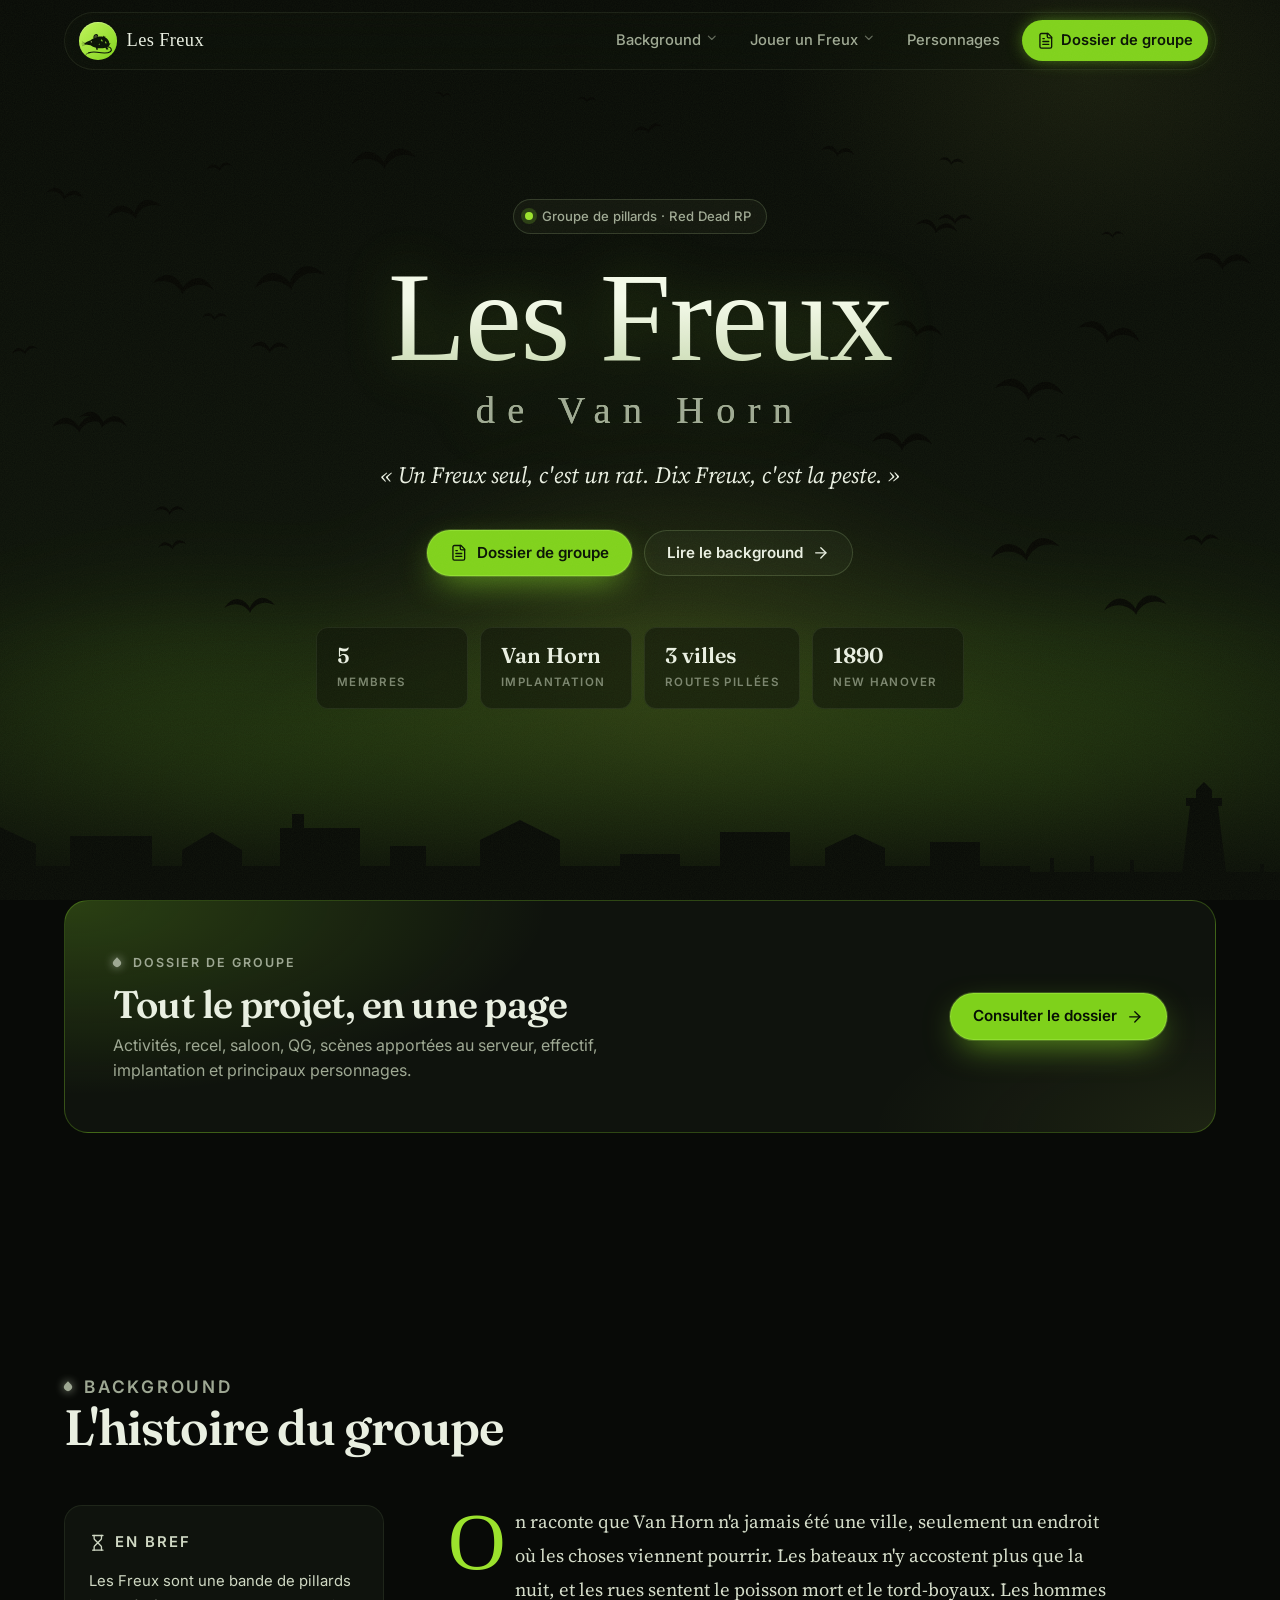
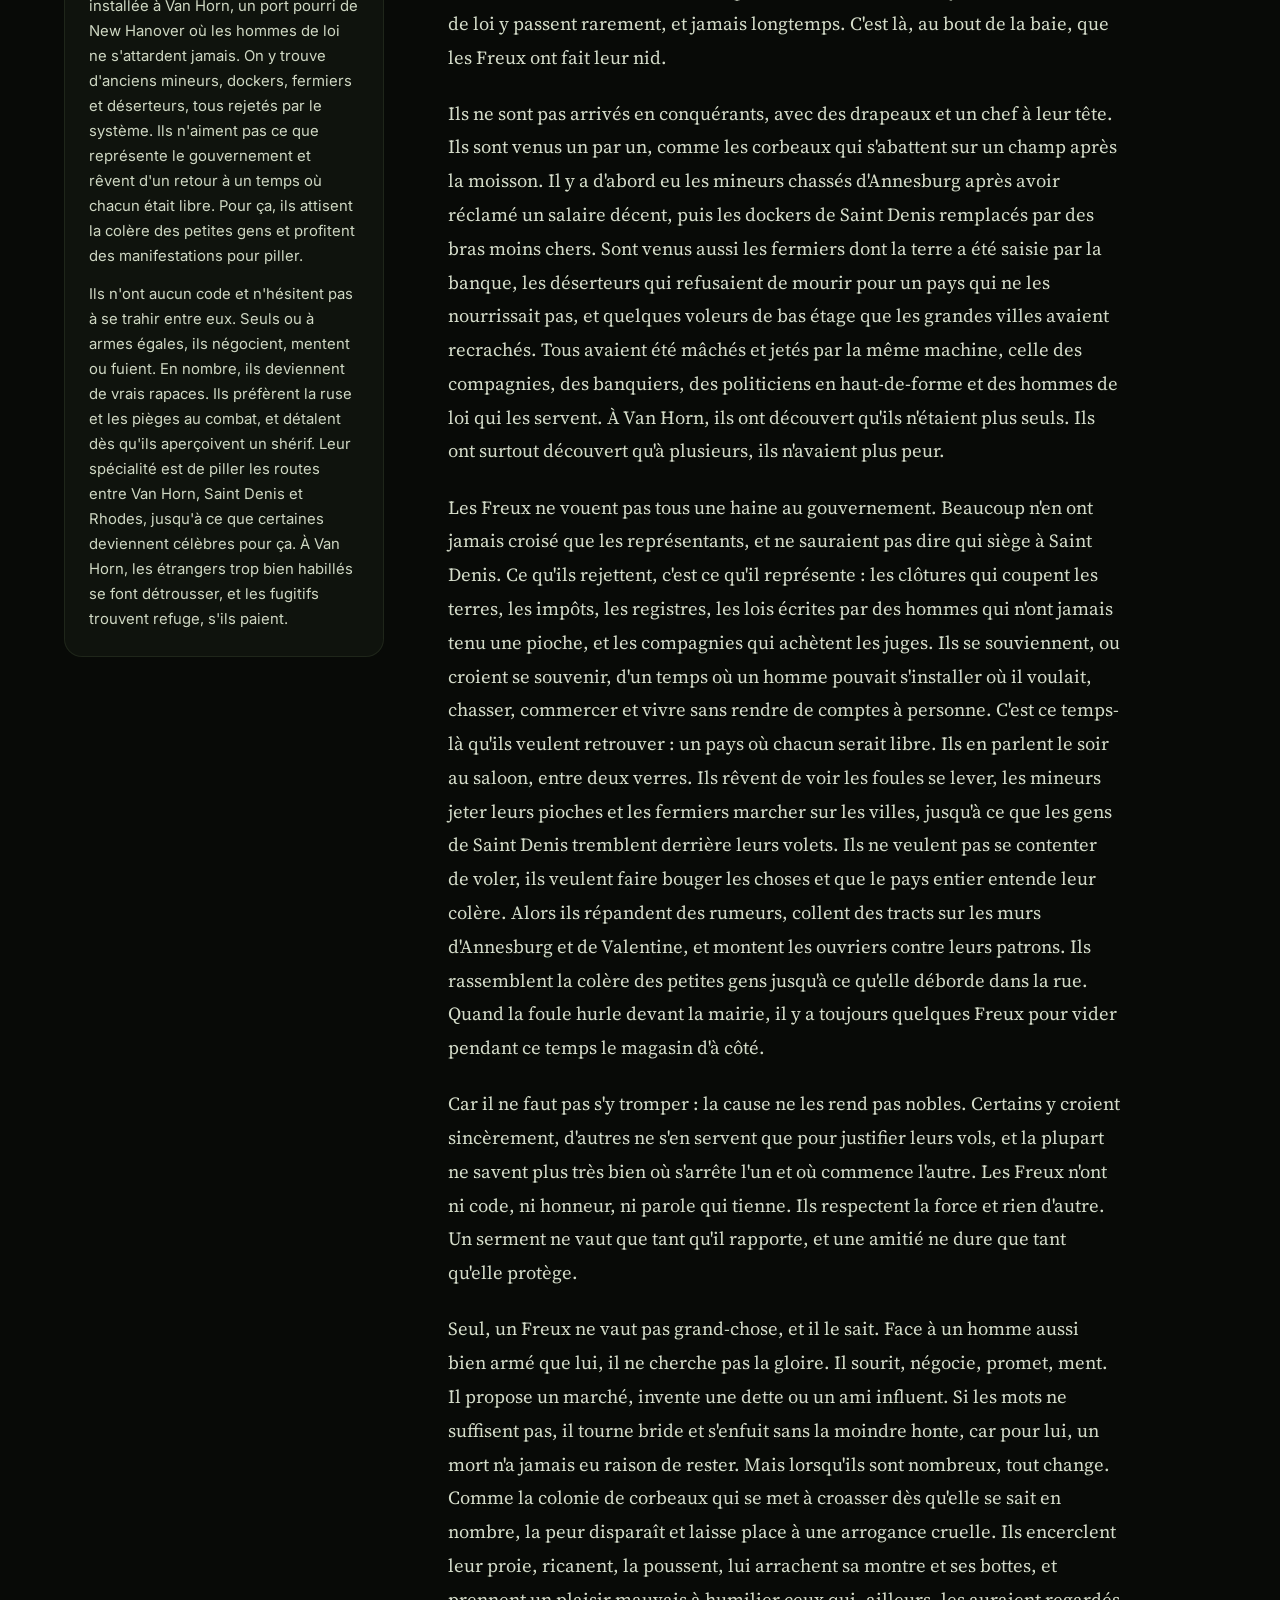
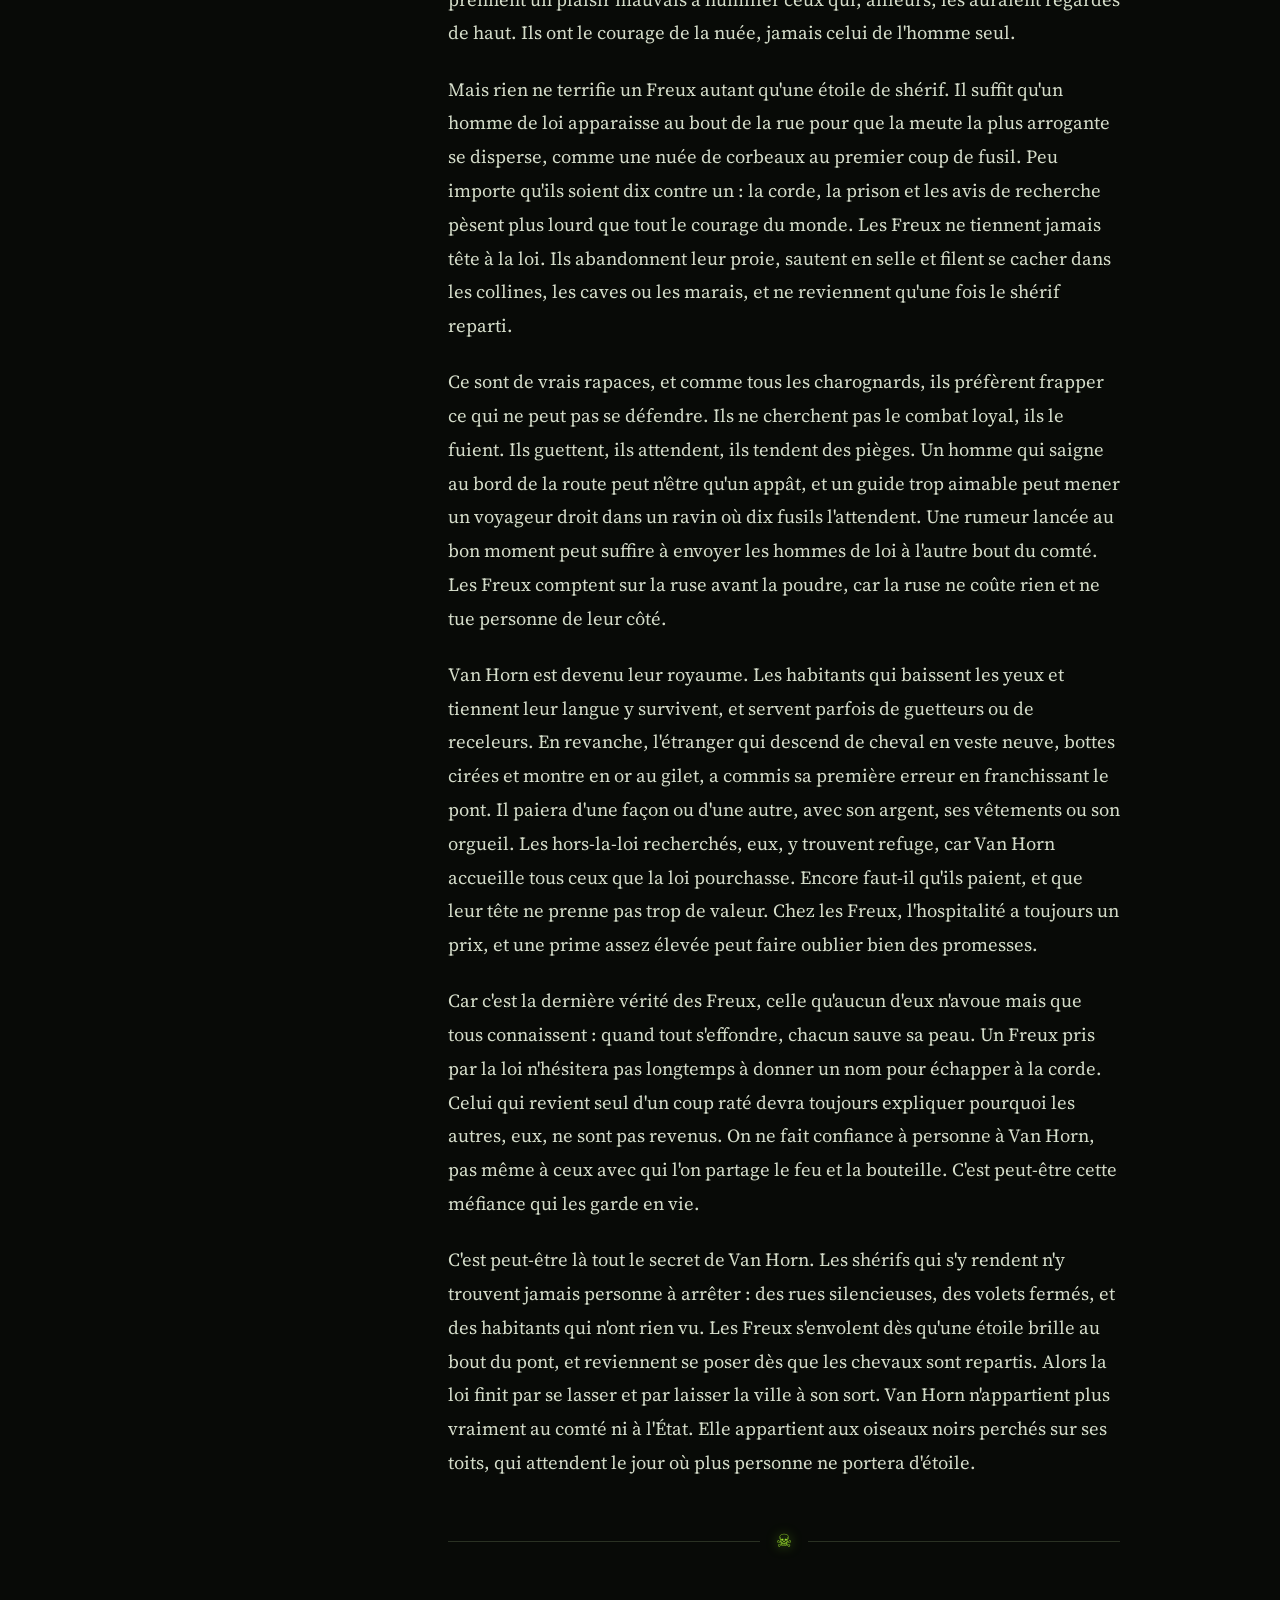
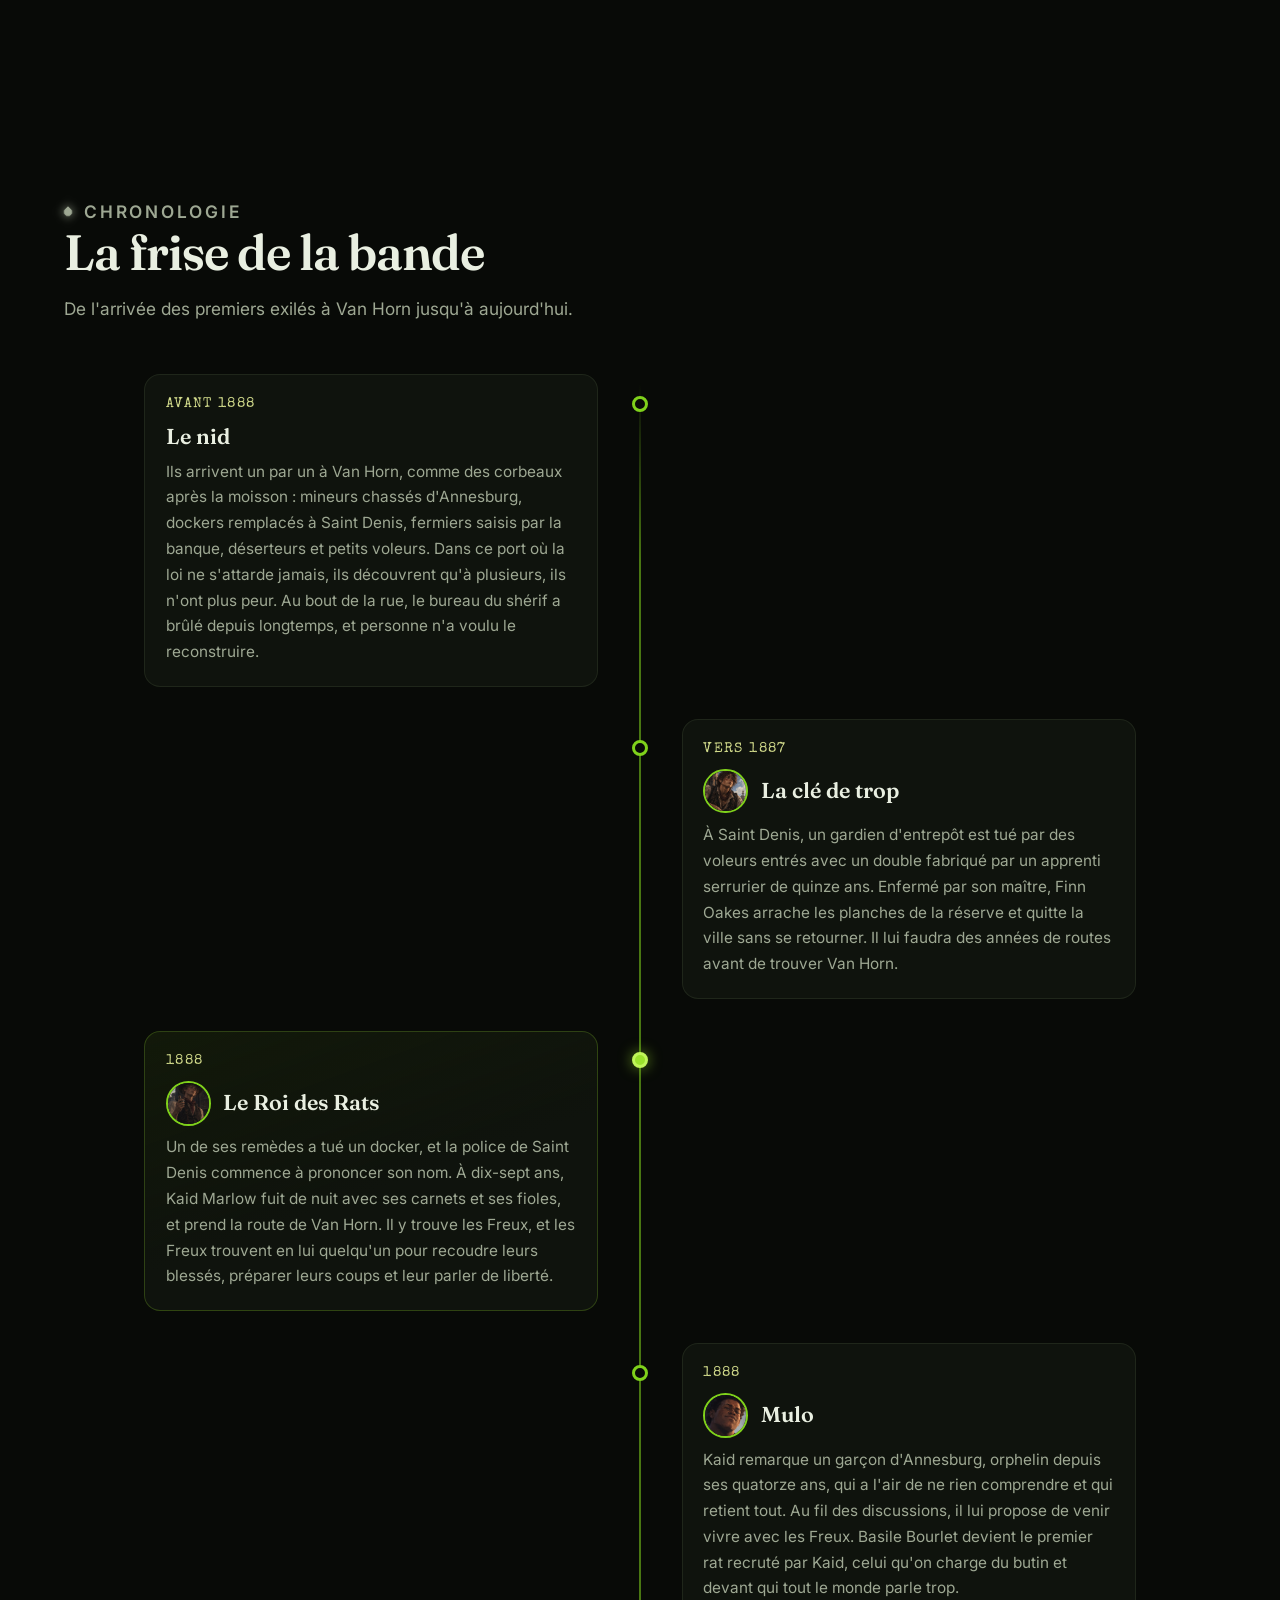
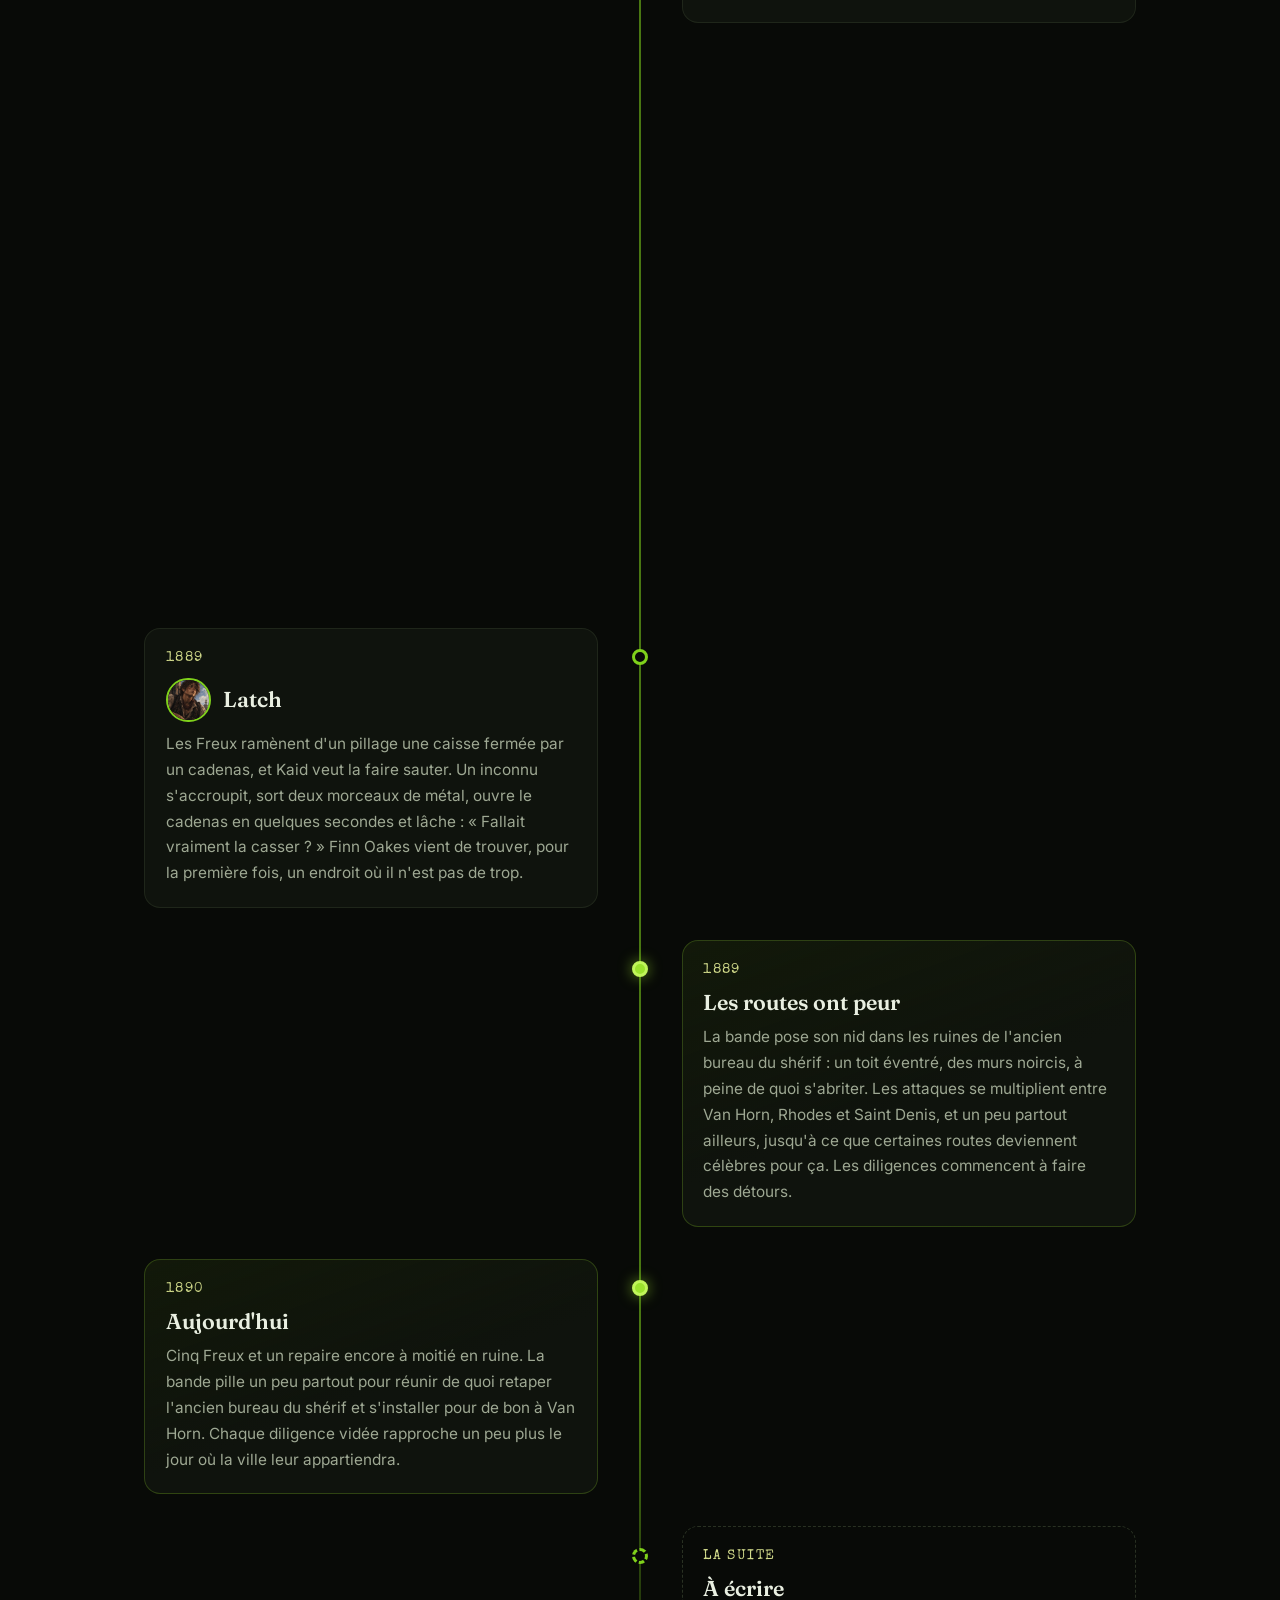
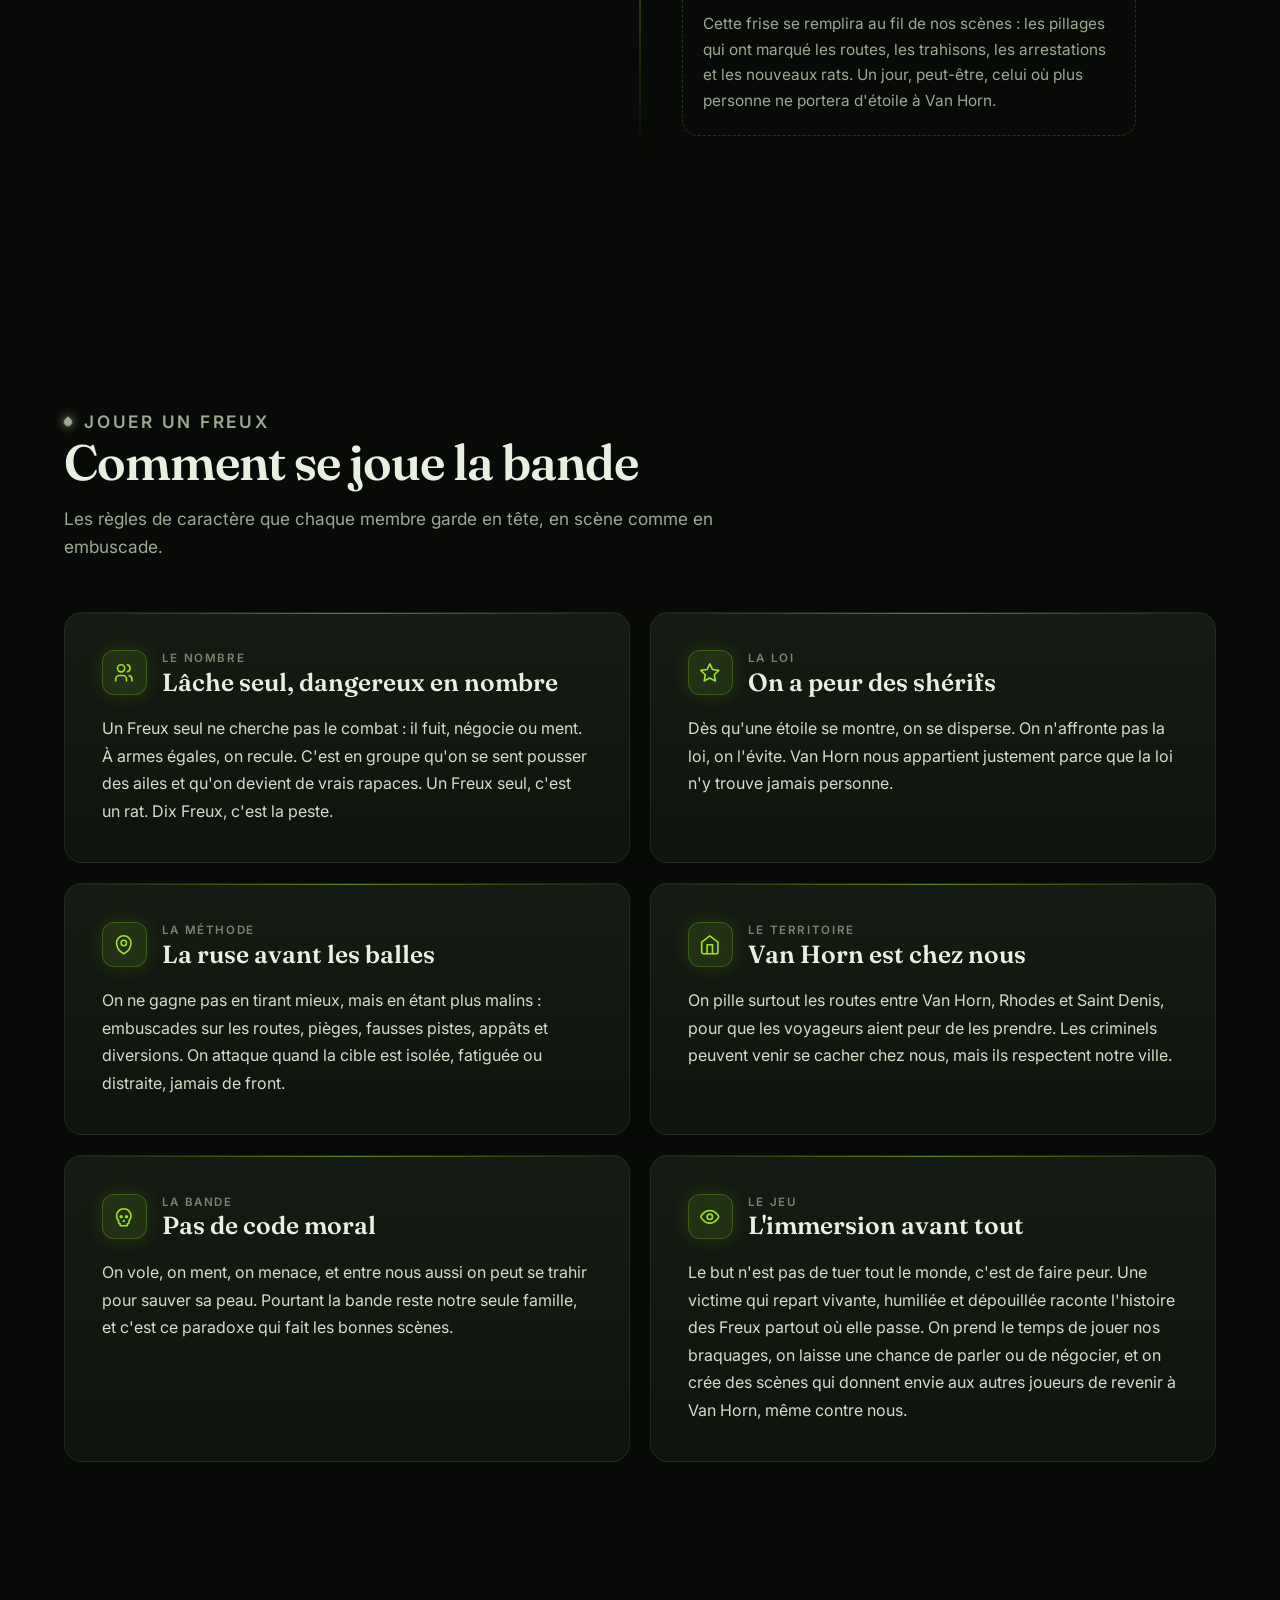
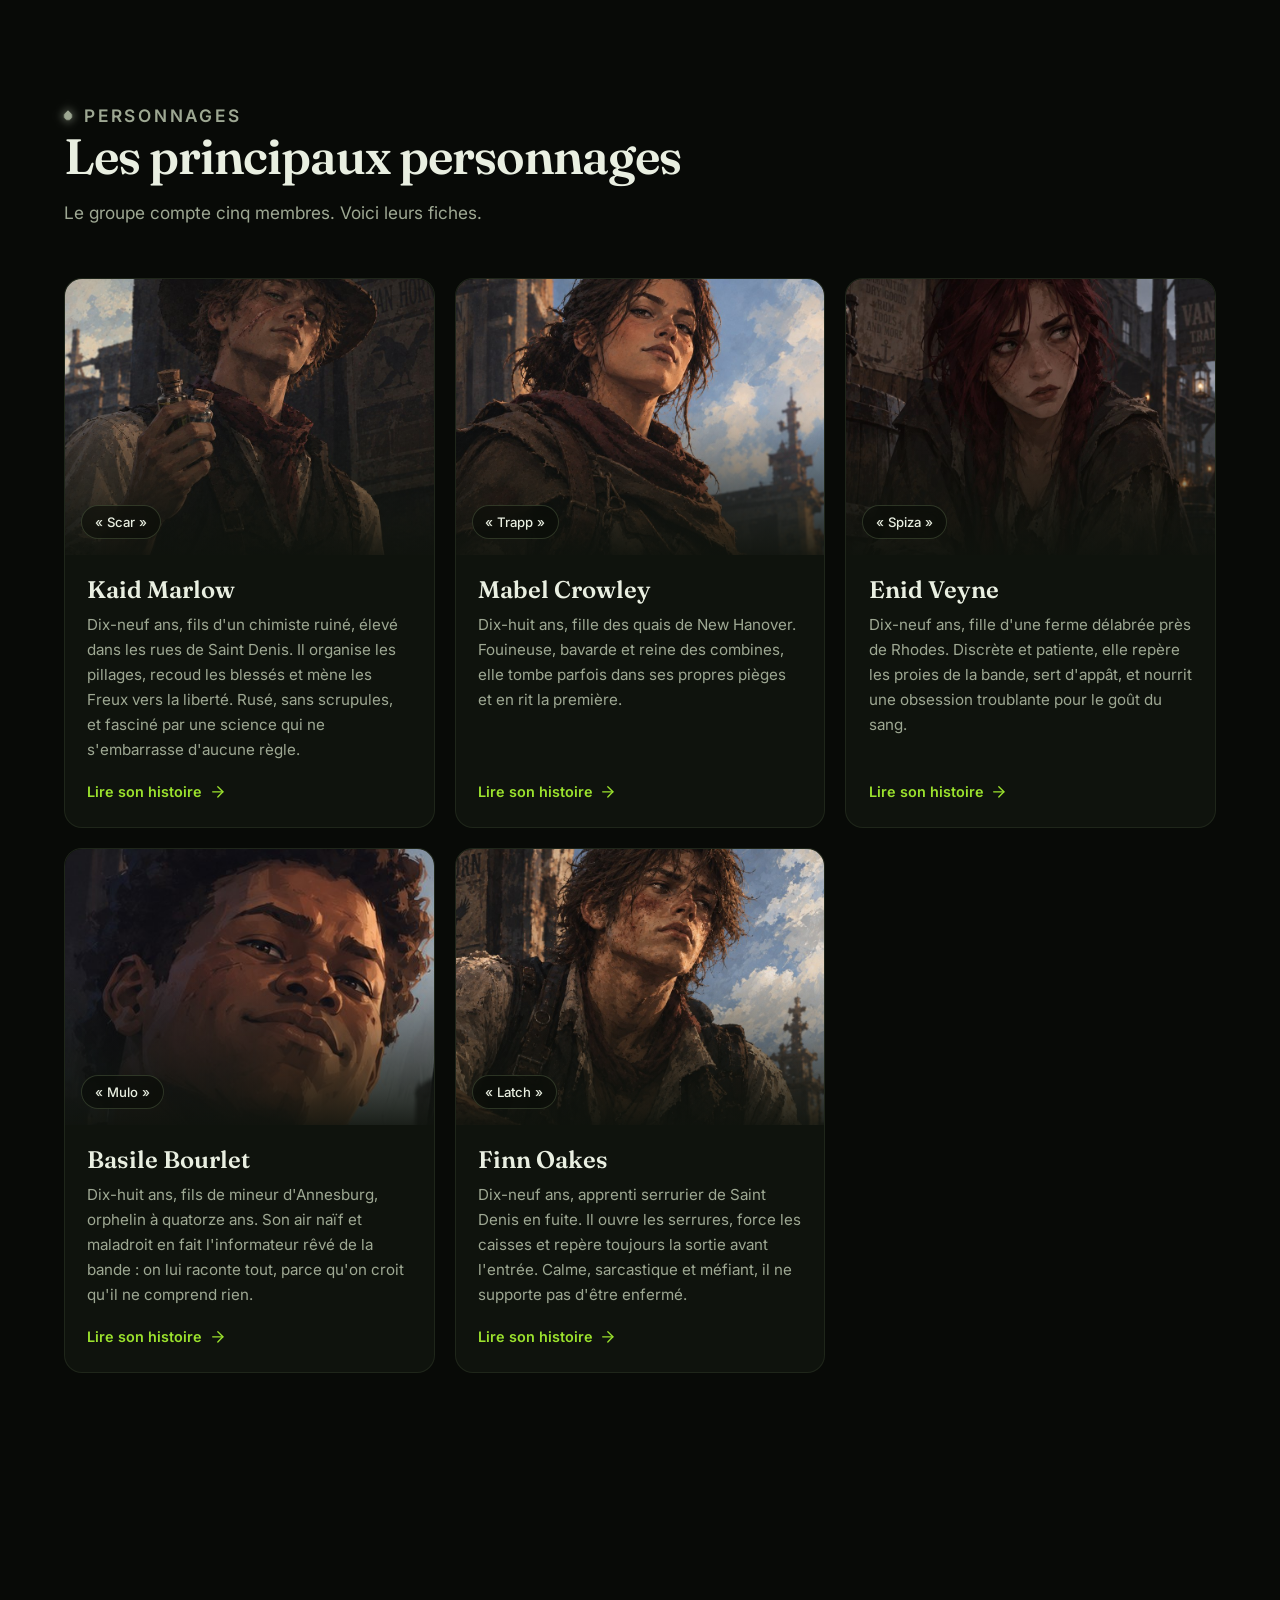
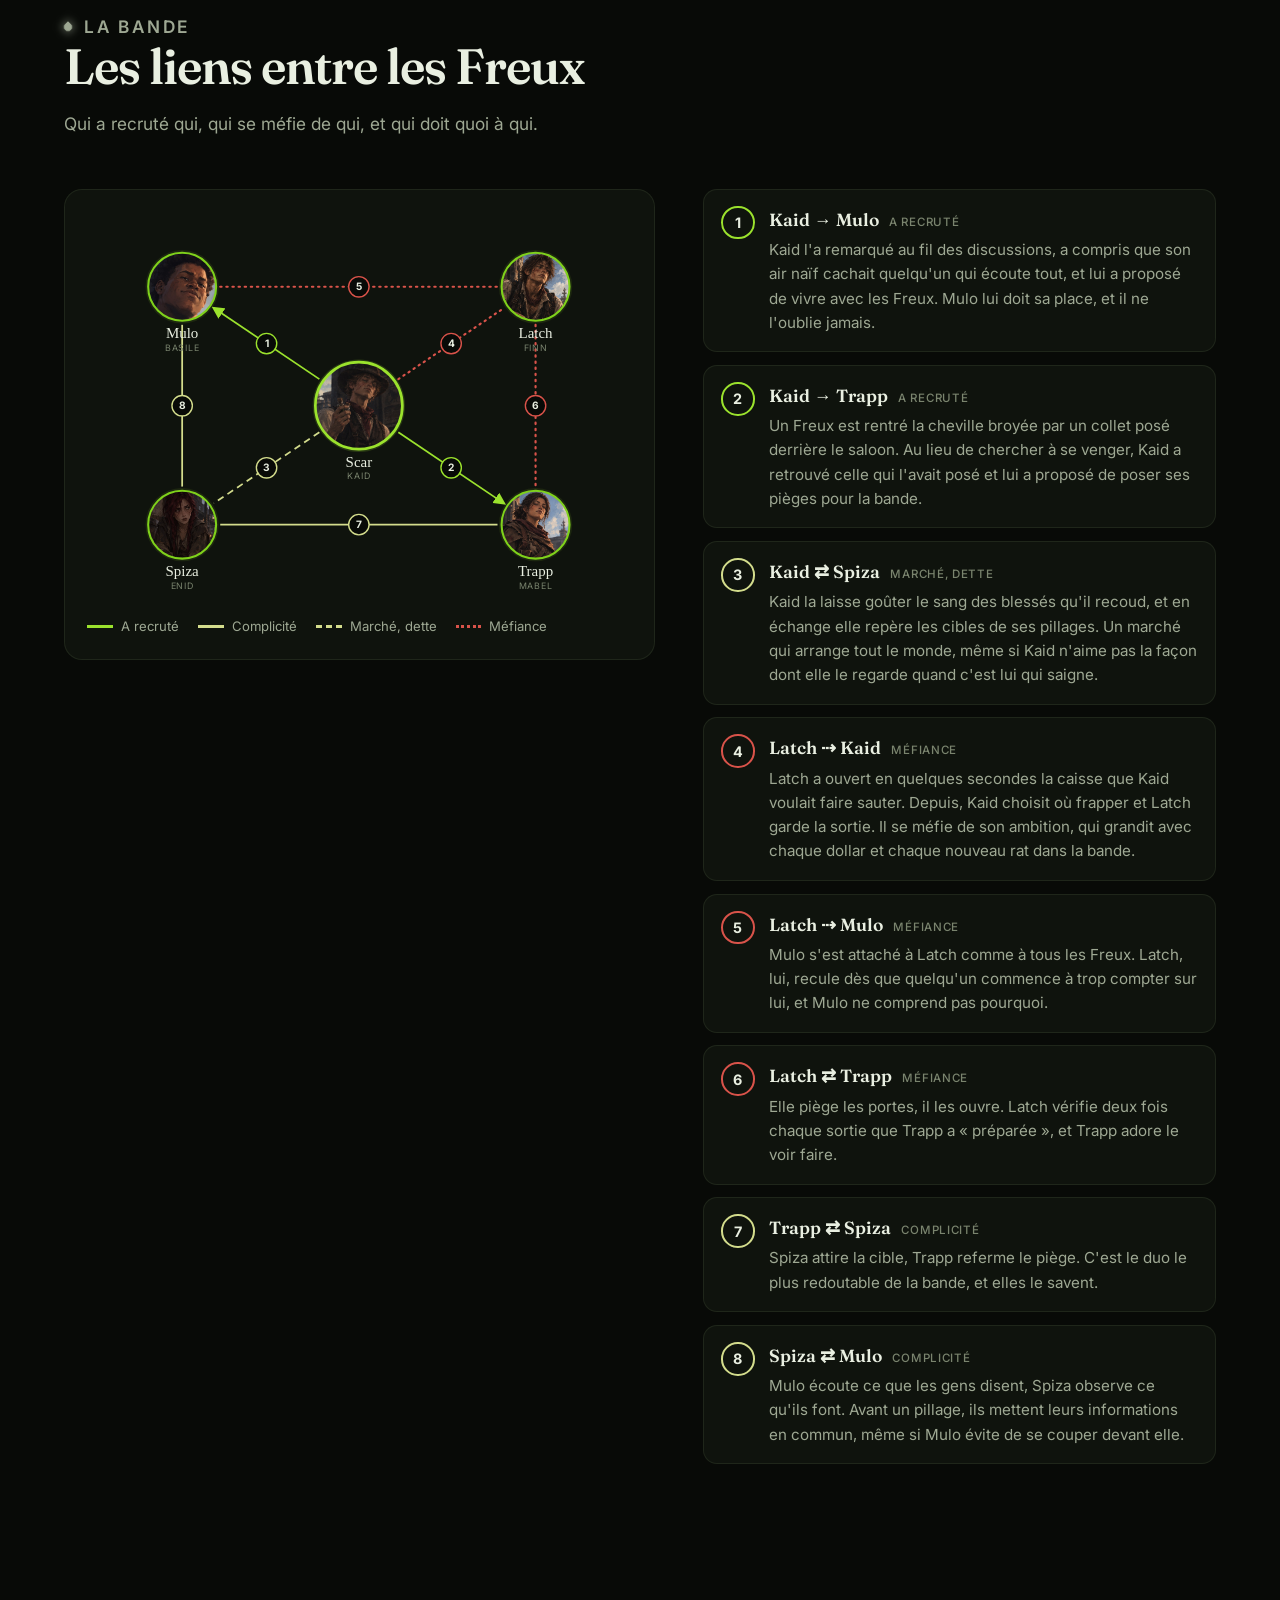
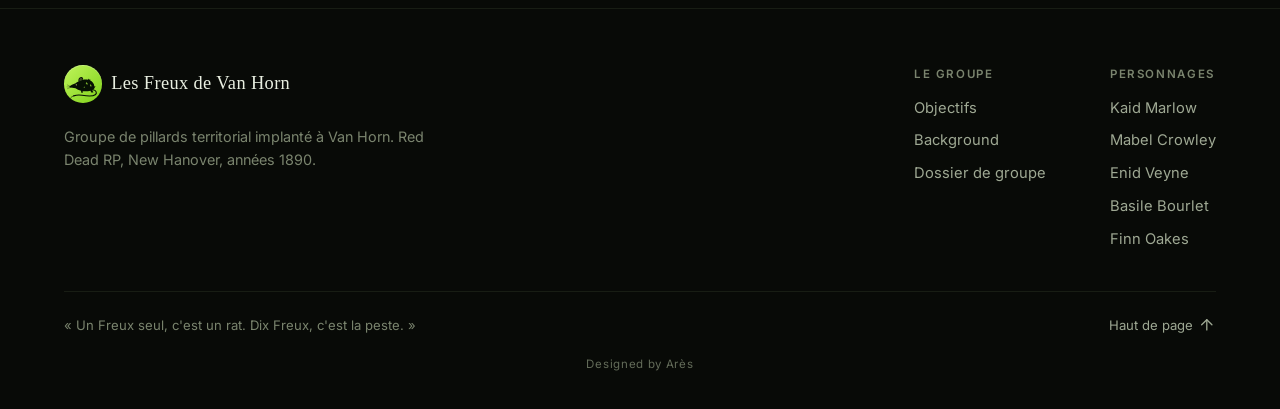
<file: index.html>
<!doctype html>
<html lang="fr">
<head>
<meta charset="utf-8">
<meta name="viewport" content="width=device-width, initial-scale=1">
<title>Les Freux de Van Horn</title>
<meta name="description" content="Les Freux, bande de pillards de Van Horn. Objectifs, background et personnages du groupe, Red Dead RP, années 1890.">
<meta name="theme-color" content="#080a07">
<script>document.documentElement.classList.add('js')</script>
<link rel="preconnect" href="https://fonts.googleapis.com">
<link rel="preconnect" href="https://fonts.gstatic.com" crossorigin>
<link href="https://fonts.googleapis.com/css2?family=Inter:wght@400;500;600;700&family=Fraunces:opsz,wght@9..144,500;9..144,600&family=Source+Serif+4:ital,opsz,wght@0,8..60,400;0,8..60,500;1,8..60,400&family=IM+Fell+English+SC&family=Special+Elite&display=swap" rel="stylesheet">
<link rel="stylesheet" href="style.css?v=12">
<link rel="icon" type="image/svg+xml" href="logo-freux.svg?v=2">
</head>
<body>
<header class="barre">
  <nav class="barre__inner" aria-label="Navigation principale">
    <a class="marque" href="index.html"><span class="marque__logo"><svg viewBox="0 0 64 64" aria-hidden="true"><g transform="translate(5.6 4) scale(0.84)"><path d="M51.6 45.4 C59 46.4 61 52.4 56.6 55.6 C51 59.6 40 58.4 30 56.6 C24 55.6 18.4 55.9 13 57.8" fill="none" stroke="#071004" stroke-width="2.3" stroke-linecap="round"/><path d="M13 57.8 C10.6 58.7 8.8 59.8 7.4 61" fill="none" stroke="#071004" stroke-width="1.2" stroke-linecap="round"/><path fill="#071004" fill-rule="evenodd" d="M3.5 40 C7 36.4 11.6 33.8 17 32.2 C19 29.8 21.8 28.4 24.6 28 C29.6 25.4 36.4 23.8 42 25.2 L43 22.6 L44.4 25.4 L46.2 23.2 L46.6 26.6 C51.4 28.8 54.6 33.4 54.8 38.8 L57.4 38.4 L55.4 41.2 C54.8 43.6 53 45.2 50.6 46 L53 51 L48.6 51.2 L47 47.2 C42 48.6 36 48.8 31 48.2 L31.6 51.6 L28.4 51.6 L27.8 47.6 C23.4 46.4 19.6 44.4 16.6 42.2 C12.6 41.8 7.6 41.6 3.5 40 Z M37.4 32 L39.6 29.8 L39.6 33.4 L42.2 32.2 L40.2 35.4 Z M45.6 36 L47.6 34 L47.8 37.4 L50 36.6 L48 39.4 Z M33 40.4 L35 38.8 L35 42 Z"/><path fill="#071004" d="M22.8 29 C21.4 23.8 24 19.6 28 19.4 C31.4 19.2 33 22.4 32 25.4 L30.4 24.8 L30.8 27.2 C29 28.8 25.4 29.8 22.8 29 Z"/><path fill="#e2f58a" fill-opacity=".28" d="M24.4 27.4 C23.6 24.2 25.2 21.6 27.8 21.4 C29.8 21.3 30.8 23 30.5 24.4 L29.4 24 L29.6 26.2 C28.2 27.2 26 27.8 24.4 27.4 Z"/><circle cx="18.4" cy="35.4" r="1.4" fill="#e2f58a" fill-opacity=".8"/><path d="M7 38.8 L0 35.6 M7.2 39.8 L-.6 39.6 M7 40.6 L.4 43.2" stroke="#071004" stroke-width=".6" stroke-linecap="round" fill="none"/></g></svg></span>Les Freux</a>
    <button class="barre__menu" type="button" aria-expanded="false" aria-controls="menu-principal" aria-label="Ouvrir le menu"><svg class="icone icone-ouvrir" viewBox="0 0 24 24" fill="none" stroke="currentColor" stroke-width="1.8" stroke-linecap="round" stroke-linejoin="round" aria-hidden="true"><path d="M4 6h16"/><path d="M4 12h16"/><path d="M4 18h16"/></svg><svg class="icone icone-fermer" viewBox="0 0 24 24" fill="none" stroke="currentColor" stroke-width="1.8" stroke-linecap="round" stroke-linejoin="round" aria-hidden="true"><path d="M18 6 6 18"/><path d="m6 6 12 12"/></svg></button>
    <div class="barre__liens" id="menu-principal">
      <div class="barre__groupe"><a href="index.html#background">Background<svg class="icone barre__chevron" viewBox="0 0 24 24" fill="none" stroke="currentColor" stroke-width="2" stroke-linecap="round" stroke-linejoin="round" aria-hidden="true"><path d="m6 9 6 6 6-6"/></svg></a><div class="barre__sous"><a href="index.html#frise">Frise chronologique</a></div></div>
      <div class="barre__groupe"><a href="index.html#jouer">Jouer un Freux<svg class="icone barre__chevron" viewBox="0 0 24 24" fill="none" stroke="currentColor" stroke-width="2" stroke-linecap="round" stroke-linejoin="round" aria-hidden="true"><path d="m6 9 6 6 6-6"/></svg></a><div class="barre__sous"><a href="index.html#liens">Les liens entre les Freux</a><a href="roue.html">La roue des Freux</a></div></div>
      <a href="index.html#personnages">Personnages</a>
      <div class="barre__groupe barre__groupe--droite"><a class="barre__cta" href="dossier-groupe.html"><svg class="icone" viewBox="0 0 24 24" fill="none" stroke="currentColor" stroke-width="1.8" stroke-linecap="round" stroke-linejoin="round" aria-hidden="true"><path d="M15 2H6a2 2 0 0 0-2 2v16a2 2 0 0 0 2 2h12a2 2 0 0 0 2-2V7Z"/><path d="M14 2v4a2 2 0 0 0 2 2h4"/><path d="M10 9H8"/><path d="M16 13H8"/><path d="M16 17H8"/></svg>Dossier de groupe</a><div class="barre__sous"><a href="dossier-groupe.html#objectifs">Objectifs</a></div></div>
    </div>
  </nav>
</header>

<main id="haut">

  <section class="hero">
    <svg class="hero__nuee" viewBox="0 0 1200 800" preserveAspectRatio="xMidYMid slice" aria-hidden="true">
    <defs>
      <path id="freux" fill="currentColor" d="M-20 2 C-14 -6 -7 -7 -1 1 L0 3 L1 1 C7 -7 14 -6 20 2 C13 -2 6 -1 1 5 L0 7 L-1 5 C-6 -1 -13 -2 -20 2Z"/>
    </defs>
    <g>
      <use href="#freux" transform="translate(150 186) rotate(-12) scale(1.22)"/>
      <use href="#freux" transform="translate(222 281) rotate(0) scale(0.56)"/>
      <use href="#freux" transform="translate(53 311) rotate(-11) scale(0.58)"/>
      <use href="#freux" transform="translate(184 484) rotate(-8) scale(0.64)"/>
      <use href="#freux" transform="translate(253 537) rotate(-3) scale(1.13)"/>
      <use href="#freux" transform="translate(372 140) rotate(-6) scale(1.44)"/>
      <use href="#freux" transform="translate(89 172) rotate(9) scale(0.84)"/>
      <use href="#freux" transform="translate(101 376) rotate(-4) scale(1.20)"/>
      <use href="#freux" transform="translate(226 148) rotate(-8) scale(0.57)"/>
      <use href="#freux" transform="translate(271 308) rotate(2) scale(0.85)"/>
      <use href="#freux" transform="translate(194 252) rotate(6) scale(1.37)"/>
      <use href="#freux" transform="translate(123 373) rotate(11) scale(1.08)"/>
      <use href="#freux" transform="translate(288 247) rotate(-11) scale(1.58)"/>
      <use href="#freux" transform="translate(182 453) rotate(0) scale(0.67)"/>
      <use href="#freux" transform="translate(607 114) rotate(-12) scale(0.65)"/>
      <use href="#freux" transform="translate(553 88) rotate(4) scale(0.40)"/>
      <use href="#freux" transform="translate(407 48) rotate(-9) scale(0.44)"/>
      <use href="#freux" transform="translate(530 46) rotate(-10) scale(0.35)"/>
    </g>
    <g>
      <use href="#freux" transform="translate(833 391) rotate(2) scale(1.34)"/>
      <use href="#freux" transform="translate(1118 231) rotate(3) scale(1.26)"/>
      <use href="#freux" transform="translate(1017 295) rotate(12) scale(1.42)"/>
      <use href="#freux" transform="translate(981 389) rotate(6) scale(0.57)"/>
      <use href="#freux" transform="translate(1040 537) rotate(-6) scale(1.40)"/>
      <use href="#freux" transform="translate(951 391) rotate(-1) scale(0.52)"/>
      <use href="#freux" transform="translate(877 143) rotate(8) scale(0.56)"/>
      <use href="#freux" transform="translate(864 201) rotate(10) scale(0.93)"/>
      <use href="#freux" transform="translate(847 292) rotate(11) scale(1.10)"/>
      <use href="#freux" transform="translate(1099 479) rotate(-2) scale(0.81)"/>
      <use href="#freux" transform="translate(942 488) rotate(-10) scale(1.55)"/>
      <use href="#freux" transform="translate(880 194) rotate(0) scale(0.76)"/>
      <use href="#freux" transform="translate(1020 208) rotate(-2) scale(0.50)"/>
      <use href="#freux" transform="translate(946 345) rotate(5) scale(1.55)"/>
      <use href="#freux" transform="translate(776 134) rotate(8) scale(0.74)"/>
      <use href="#freux" transform="translate(425 84) rotate(10) scale(0.36)"/>
      <use href="#freux" transform="translate(650 58) rotate(-4) scale(0.46)"/>
      <use href="#freux" transform="translate(540 55) rotate(14) scale(0.73)"/>
    </g>
  </svg>
    <svg class="hero__horizon" viewBox="0 0 1440 130" preserveAspectRatio="xMidYMax slice" aria-hidden="true">
    <path fill="currentColor" d="M0 130 L0 96 L40 96 L40 74 L78 56 L116 74 L116 96 L150 96 L150 66 L232 66 L232 96 L262 96 L262 80 L292 62 L322 80 L322 96 L360 96 L360 58 L372 58 L372 44 L384 44 L384 58 L440 58 L440 96 L470 96 L470 76 L506 76 L506 96 L560 96 L560 70 L600 50 L640 70 L640 96 L700 96 L700 84 L760 84 L760 96 L800 96 L800 62 L870 62 L870 96 L905 96 L905 78 L935 64 L965 78 L965 96 L1010 96 L1010 72 L1060 72 L1060 96 L1110 96 L1110 102 L1130 102 L1130 88 L1134 88 L1134 102 L1170 102 L1170 86 L1174 86 L1174 102 L1210 102 L1210 90 L1214 90 L1214 102 L1262 102 L1270 36 L1266 36 L1266 28 L1276 28 L1276 20 L1284 12 L1292 20 L1292 28 L1302 28 L1302 36 L1298 36 L1306 102 L1340 102 L1340 94 L1344 94 L1344 102 L1390 102 L1390 92 L1394 92 L1394 102 L1440 104 L1440 130 Z"/>
  </svg>

    <div class="hero__contenu">
      <p class="pastille"><span class="pastille__point"></span>Groupe de pillards · Red Dead RP</p>
      <h1 class="hero__titre">Les Freux <span>de Van Horn</span></h1>
      <p class="hero__accroche">« Un Freux seul, c'est un rat. Dix Freux, c'est la peste. »</p>
      <div class="hero__actions">
        <a class="bouton bouton--plein" href="dossier-groupe.html"><svg class="icone" viewBox="0 0 24 24" fill="none" stroke="currentColor" stroke-width="1.8" stroke-linecap="round" stroke-linejoin="round" aria-hidden="true"><path d="M15 2H6a2 2 0 0 0-2 2v16a2 2 0 0 0 2 2h12a2 2 0 0 0 2-2V7Z"/><path d="M14 2v4a2 2 0 0 0 2 2h4"/><path d="M10 9H8"/><path d="M16 13H8"/><path d="M16 17H8"/></svg>Dossier de groupe</a>
        <a class="bouton" href="#background">Lire le background <svg class="icone" viewBox="0 0 24 24" fill="none" stroke="currentColor" stroke-width="1.8" stroke-linecap="round" stroke-linejoin="round" aria-hidden="true"><path d="M5 12h14"/><path d="m12 5 7 7-7 7"/></svg></a>
      </div>
      <ul class="hero__chiffres">
        <li><strong>5</strong><span>Membres</span></li>
        <li><strong>Van Horn</strong><span>Implantation</span></li>
        <li><strong>3 villes</strong><span>Routes pillées</span></li>
        <li><strong>1890</strong><span>New Hanover</span></li>
      </ul>
    </div>
  </section>

  <section class="section section--serree">
    <div class="appel" data-reveal>
      <div>
        <p class="surligne">Dossier de groupe</p>
        <h2>Tout le projet, en une page</h2>
        <p>Activités, recel, saloon, QG, scènes apportées au serveur, effectif, implantation et principaux personnages.</p>
      </div>
      <a class="bouton bouton--plein" href="dossier-groupe.html">Consulter le dossier <svg class="icone" viewBox="0 0 24 24" fill="none" stroke="currentColor" stroke-width="1.8" stroke-linecap="round" stroke-linejoin="round" aria-hidden="true"><path d="M5 12h14"/><path d="m12 5 7 7-7 7"/></svg></a>
    </div>
  </section>

  <section class="section" id="background">
    <div class="conteneur">
      <header class="titre-section" data-reveal>
        <p class="surligne">Background</p>
        <h2>L'histoire du groupe</h2>
      </header>

      <div class="lecture">
        <aside class="lecture__aside" data-reveal>
          <div class="resume">
            <p class="resume__etiquette"><svg class="icone" viewBox="0 0 24 24" fill="none" stroke="currentColor" stroke-width="1.8" stroke-linecap="round" stroke-linejoin="round" aria-hidden="true"><path d="M5 22h14"/><path d="M5 2h14"/><path d="M17 22v-4.17a2 2 0 0 0-.59-1.42L12 12l-4.41 4.41A2 2 0 0 0 7 17.83V22"/><path d="M7 2v4.17a2 2 0 0 0 .59 1.42L12 12l4.41-4.41A2 2 0 0 0 17 6.17V2"/></svg>En bref</p>
            <p>Les Freux sont une bande de pillards installée à Van Horn, un port pourri de New Hanover où les hommes de loi ne s'attardent jamais. On y trouve d'anciens mineurs, dockers, fermiers et déserteurs, tous rejetés par le système. Ils n'aiment pas ce que représente le gouvernement et rêvent d'un retour à un temps où chacun était libre. Pour ça, ils attisent la colère des petites gens et profitent des manifestations pour piller.</p>
            <p>Ils n'ont aucun code et n'hésitent pas à se trahir entre eux. Seuls ou à armes égales, ils négocient, mentent ou fuient. En nombre, ils deviennent de vrais rapaces. Ils préfèrent la ruse et les pièges au combat, et détalent dès qu'ils aperçoivent un shérif. Leur spécialité est de piller les routes entre Van Horn, Saint Denis et Rhodes, jusqu'à ce que certaines deviennent célèbres pour ça. À Van Horn, les étrangers trop bien habillés se font détrousser, et les fugitifs trouvent refuge, s'ils paient.</p>
          </div>
        </aside>

        <article class="recit">
          <p>On raconte que Van Horn n'a jamais été une ville, seulement un endroit où les choses viennent pourrir. Les bateaux n'y accostent plus que la nuit, et les rues sentent le poisson mort et le tord-boyaux. Les hommes de loi y passent rarement, et jamais longtemps. C'est là, au bout de la baie, que les Freux ont fait leur nid.</p>

                <p>Ils ne sont pas arrivés en conquérants, avec des drapeaux et un chef à leur tête. Ils sont venus un par un, comme les corbeaux qui s'abattent sur un champ après la moisson. Il y a d'abord eu les mineurs chassés d'Annesburg après avoir réclamé un salaire décent, puis les dockers de Saint Denis remplacés par des bras moins chers. Sont venus aussi les fermiers dont la terre a été saisie par la banque, les déserteurs qui refusaient de mourir pour un pays qui ne les nourrissait pas, et quelques voleurs de bas étage que les grandes villes avaient recrachés. Tous avaient été mâchés et jetés par la même machine, celle des compagnies, des banquiers, des politiciens en haut-de-forme et des hommes de loi qui les servent. À Van Horn, ils ont découvert qu'ils n'étaient plus seuls. Ils ont surtout découvert qu'à plusieurs, ils n'avaient plus peur.</p>

                <p>Les Freux ne vouent pas tous une haine au gouvernement. Beaucoup n'en ont jamais croisé que les représentants, et ne sauraient pas dire qui siège à Saint Denis. Ce qu'ils rejettent, c'est ce qu'il représente : les clôtures qui coupent les terres, les impôts, les registres, les lois écrites par des hommes qui n'ont jamais tenu une pioche, et les compagnies qui achètent les juges. Ils se souviennent, ou croient se souvenir, d'un temps où un homme pouvait s'installer où il voulait, chasser, commercer et vivre sans rendre de comptes à personne. C'est ce temps-là qu'ils veulent retrouver : un pays où chacun serait libre. Ils en parlent le soir au saloon, entre deux verres. Ils rêvent de voir les foules se lever, les mineurs jeter leurs pioches et les fermiers marcher sur les villes, jusqu'à ce que les gens de Saint Denis tremblent derrière leurs volets. Ils ne veulent pas se contenter de voler, ils veulent faire bouger les choses et que le pays entier entende leur colère. Alors ils répandent des rumeurs, collent des tracts sur les murs d'Annesburg et de Valentine, et montent les ouvriers contre leurs patrons. Ils rassemblent la colère des petites gens jusqu'à ce qu'elle déborde dans la rue. Quand la foule hurle devant la mairie, il y a toujours quelques Freux pour vider pendant ce temps le magasin d'à côté.</p>

                <p>Car il ne faut pas s'y tromper : la cause ne les rend pas nobles. Certains y croient sincèrement, d'autres ne s'en servent que pour justifier leurs vols, et la plupart ne savent plus très bien où s'arrête l'un et où commence l'autre. Les Freux n'ont ni code, ni honneur, ni parole qui tienne. Ils respectent la force et rien d'autre. Un serment ne vaut que tant qu'il rapporte, et une amitié ne dure que tant qu'elle protège.</p>

                <p>Seul, un Freux ne vaut pas grand-chose, et il le sait. Face à un homme aussi bien armé que lui, il ne cherche pas la gloire. Il sourit, négocie, promet, ment. Il propose un marché, invente une dette ou un ami influent. Si les mots ne suffisent pas, il tourne bride et s'enfuit sans la moindre honte, car pour lui, un mort n'a jamais eu raison de rester. Mais lorsqu'ils sont nombreux, tout change. Comme la colonie de corbeaux qui se met à croasser dès qu'elle se sait en nombre, la peur disparaît et laisse place à une arrogance cruelle. Ils encerclent leur proie, ricanent, la poussent, lui arrachent sa montre et ses bottes, et prennent un plaisir mauvais à humilier ceux qui, ailleurs, les auraient regardés de haut. Ils ont le courage de la nuée, jamais celui de l'homme seul.</p>

                <p>Mais rien ne terrifie un Freux autant qu'une étoile de shérif. Il suffit qu'un homme de loi apparaisse au bout de la rue pour que la meute la plus arrogante se disperse, comme une nuée de corbeaux au premier coup de fusil. Peu importe qu'ils soient dix contre un : la corde, la prison et les avis de recherche pèsent plus lourd que tout le courage du monde. Les Freux ne tiennent jamais tête à la loi. Ils abandonnent leur proie, sautent en selle et filent se cacher dans les collines, les caves ou les marais, et ne reviennent qu'une fois le shérif reparti.</p>

                <p>Ce sont de vrais rapaces, et comme tous les charognards, ils préfèrent frapper ce qui ne peut pas se défendre. Ils ne cherchent pas le combat loyal, ils le fuient. Ils guettent, ils attendent, ils tendent des pièges. Un homme qui saigne au bord de la route peut n'être qu'un appât, et un guide trop aimable peut mener un voyageur droit dans un ravin où dix fusils l'attendent. Une rumeur lancée au bon moment peut suffire à envoyer les hommes de loi à l'autre bout du comté. Les Freux comptent sur la ruse avant la poudre, car la ruse ne coûte rien et ne tue personne de leur côté.</p>

                <p>Van Horn est devenu leur royaume. Les habitants qui baissent les yeux et tiennent leur langue y survivent, et servent parfois de guetteurs ou de receleurs. En revanche, l'étranger qui descend de cheval en veste neuve, bottes cirées et montre en or au gilet, a commis sa première erreur en franchissant le pont. Il paiera d'une façon ou d'une autre, avec son argent, ses vêtements ou son orgueil. Les hors-la-loi recherchés, eux, y trouvent refuge, car Van Horn accueille tous ceux que la loi pourchasse. Encore faut-il qu'ils paient, et que leur tête ne prenne pas trop de valeur. Chez les Freux, l'hospitalité a toujours un prix, et une prime assez élevée peut faire oublier bien des promesses.</p>

                <p>Car c'est la dernière vérité des Freux, celle qu'aucun d'eux n'avoue mais que tous connaissent : quand tout s'effondre, chacun sauve sa peau. Un Freux pris par la loi n'hésitera pas longtemps à donner un nom pour échapper à la corde. Celui qui revient seul d'un coup raté devra toujours expliquer pourquoi les autres, eux, ne sont pas revenus. On ne fait confiance à personne à Van Horn, pas même à ceux avec qui l'on partage le feu et la bouteille. C'est peut-être cette méfiance qui les garde en vie.</p>

                <p>C'est peut-être là tout le secret de Van Horn. Les shérifs qui s'y rendent n'y trouvent jamais personne à arrêter : des rues silencieuses, des volets fermés, et des habitants qui n'ont rien vu. Les Freux s'envolent dès qu'une étoile brille au bout du pont, et reviennent se poser dès que les chevaux sont repartis. Alors la loi finit par se lasser et par laisser la ville à son sort. Van Horn n'appartient plus vraiment au comté ni à l'État. Elle appartient aux oiseaux noirs perchés sur ses toits, qui attendent le jour où plus personne ne portera d'étoile.</p>
          <div class="fin">☠︎</div>
        </article>
      </div>
    </div>
  </section>

  <section class="section" id="frise">
    <div class="conteneur">
      <header class="titre-section" data-reveal>
        <p class="surligne">Chronologie</p>
        <h2>La frise de la bande</h2>
        <p>De l'arrivée des premiers exilés à Van Horn jusqu'à aujourd'hui.</p>
      </header>

      <ol class="frise">
        <li class="frise__etape" data-reveal>
          <span class="frise__point" aria-hidden="true"></span>
          <div class="frise__carte">
            <p class="frise__date">Avant 1888</p>
            <div class="frise__tete"><h3>Le nid</h3></div>
            <p>Ils arrivent un par un à Van Horn, comme des corbeaux après la moisson : mineurs chassés d'Annesburg, dockers remplacés à Saint Denis, fermiers saisis par la banque, déserteurs et petits voleurs. Dans ce port où la loi ne s'attarde jamais, ils découvrent qu'à plusieurs, ils n'ont plus peur. Au bout de la rue, le bureau du shérif a brûlé depuis longtemps, et personne n'a voulu le reconstruire.</p>
          </div>
        </li>
        <li class="frise__etape" data-reveal>
          <span class="frise__point" aria-hidden="true"></span>
          <div class="frise__carte">
            <p class="frise__date">Vers 1887</p>
            <div class="frise__tete"><a class="frise__portrait" href="finn-oakes.html"><img src="finn-oakes.jpg" alt="" loading="lazy"></a><h3>La clé de trop</h3></div>
            <p>À Saint Denis, un gardien d'entrepôt est tué par des voleurs entrés avec un double fabriqué par un apprenti serrurier de quinze ans. Enfermé par son maître, Finn Oakes arrache les planches de la réserve et quitte la ville sans se retourner. Il lui faudra des années de routes avant de trouver Van Horn.</p>
          </div>
        </li>
        <li class="frise__etape frise__etape--cle" data-reveal>
          <span class="frise__point" aria-hidden="true"></span>
          <div class="frise__carte">
            <p class="frise__date">1888</p>
            <div class="frise__tete"><a class="frise__portrait" href="kaid-marlow.html"><img src="kaid-marlow.jpg" alt="" loading="lazy"></a><h3>Le Roi des Rats</h3></div>
            <p>Un de ses remèdes a tué un docker, et la police de Saint Denis commence à prononcer son nom. À dix-sept ans, Kaid Marlow fuit de nuit avec ses carnets et ses fioles, et prend la route de Van Horn. Il y trouve les Freux, et les Freux trouvent en lui quelqu'un pour recoudre leurs blessés, préparer leurs coups et leur parler de liberté.</p>
          </div>
        </li>
        <li class="frise__etape" data-reveal>
          <span class="frise__point" aria-hidden="true"></span>
          <div class="frise__carte">
            <p class="frise__date">1888</p>
            <div class="frise__tete"><a class="frise__portrait" href="basile-bourlet.html"><img src="basile-bourlet.jpg" alt="" loading="lazy"></a><h3>Mulo</h3></div>
            <p>Kaid remarque un garçon d'Annesburg, orphelin depuis ses quatorze ans, qui a l'air de ne rien comprendre et qui retient tout. Au fil des discussions, il lui propose de venir vivre avec les Freux. Basile Bourlet devient le premier rat recruté par Kaid, celui qu'on charge du butin et devant qui tout le monde parle trop.</p>
          </div>
        </li>
        <li class="frise__etape" data-reveal>
          <span class="frise__point" aria-hidden="true"></span>
          <div class="frise__carte">
            <p class="frise__date">1889</p>
            <div class="frise__tete"><a class="frise__portrait" href="enid-veyne.html"><img src="enid-veyne.jpg" alt="" loading="lazy"></a><h3>Spiza</h3></div>
            <p>Après des années sur les routes autour de Rhodes, Enid Veyne arrive à Van Horn. Elle observe Kaid pendant des jours avant de l'approcher, attirée par tout le sang qui passe sur sa table. Un soir, elle entre et demande simplement : « Je peux goûter ? »</p>
          </div>
        </li>
        <li class="frise__etape" data-reveal>
          <span class="frise__point" aria-hidden="true"></span>
          <div class="frise__carte">
            <p class="frise__date">1889</p>
            <div class="frise__tete"><a class="frise__portrait" href="mabel-crowley.html"><img src="mabel-trapp.jpg" alt="" loading="lazy"></a><h3>Trapp</h3></div>
            <p>Un Freux rentre à Van Horn la cheville broyée par un collet posé derrière le saloon. Au lieu de se venger, Kaid retrouve celle qui l'a posé : Mabel Crowley, une gamine des quais qui transforme n'importe quelle corde en piège. Elle pose désormais ses pièges pour la bande.</p>
          </div>
        </li>
        <li class="frise__etape" data-reveal>
          <span class="frise__point" aria-hidden="true"></span>
          <div class="frise__carte">
            <p class="frise__date">1889</p>
            <div class="frise__tete"><a class="frise__portrait" href="finn-oakes.html"><img src="finn-oakes.jpg" alt="" loading="lazy"></a><h3>Latch</h3></div>
            <p>Les Freux ramènent d'un pillage une caisse fermée par un cadenas, et Kaid veut la faire sauter. Un inconnu s'accroupit, sort deux morceaux de métal, ouvre le cadenas en quelques secondes et lâche : « Fallait vraiment la casser ? » Finn Oakes vient de trouver, pour la première fois, un endroit où il n'est pas de trop.</p>
          </div>
        </li>
        <li class="frise__etape frise__etape--cle" data-reveal>
          <span class="frise__point" aria-hidden="true"></span>
          <div class="frise__carte">
            <p class="frise__date">1889</p>
            <div class="frise__tete"><h3>Les routes ont peur</h3></div>
            <p>La bande pose son nid dans les ruines de l'ancien bureau du shérif : un toit éventré, des murs noircis, à peine de quoi s'abriter. Les attaques se multiplient entre Van Horn, Rhodes et Saint Denis, et un peu partout ailleurs, jusqu'à ce que certaines routes deviennent célèbres pour ça. Les diligences commencent à faire des détours.</p>
          </div>
        </li>
        <li class="frise__etape frise__etape--cle" data-reveal>
          <span class="frise__point" aria-hidden="true"></span>
          <div class="frise__carte">
            <p class="frise__date">1890</p>
            <div class="frise__tete"><h3>Aujourd'hui</h3></div>
            <p>Cinq Freux et un repaire encore à moitié en ruine. La bande pille un peu partout pour réunir de quoi retaper l'ancien bureau du shérif et s'installer pour de bon à Van Horn. Chaque diligence vidée rapproche un peu plus le jour où la ville leur appartiendra.</p>
          </div>
        </li>
        <li class="frise__etape frise__etape--avenir" data-reveal>
          <span class="frise__point" aria-hidden="true"></span>
          <div class="frise__carte">
            <p class="frise__date">La suite</p>
            <div class="frise__tete"><h3>À écrire</h3></div>
            <p>Cette frise se remplira au fil de nos scènes : les pillages qui ont marqué les routes, les trahisons, les arrestations et les nouveaux rats. Un jour, peut-être, celui où plus personne ne portera d'étoile à Van Horn.</p>
          </div>
        </li>
      </ol>
    </div>
  </section>

  <section class="section" id="jouer">
    <div class="conteneur">
      <header class="titre-section" data-reveal>
        <p class="surligne">Jouer un Freux</p>
        <h2>Comment se joue la bande</h2>
        <p>Les règles de caractère que chaque membre garde en tête, en scène comme en embuscade.</p>
      </header>

      <div class="grille-2">
        <article class="carte" data-reveal>
          <div class="carte__tete">
            <span class="icone-boite"><svg class="icone" viewBox="0 0 24 24" fill="none" stroke="currentColor" stroke-width="1.8" stroke-linecap="round" stroke-linejoin="round" aria-hidden="true"><circle cx="9" cy="7" r="4"/><path d="M3 21v-2a4 4 0 0 1 4-4h4a4 4 0 0 1 4 4v2"/><path d="M16 3.13a4 4 0 0 1 0 7.75"/><path d="M21 21v-2a4 4 0 0 0-3-3.85"/></svg></span>
            <div><span class="carte__etiquette">Le nombre</span><h3>Lâche seul, dangereux en nombre</h3></div>
          </div>
          <p>Un Freux seul ne cherche pas le combat : il fuit, négocie ou ment. À armes égales, on recule. C'est en groupe qu'on se sent pousser des ailes et qu'on devient de vrais rapaces. Un Freux seul, c'est un rat. Dix Freux, c'est la peste.</p>
        </article>

        <article class="carte" data-reveal>
          <div class="carte__tete">
            <span class="icone-boite"><svg class="icone" viewBox="0 0 24 24" fill="none" stroke="currentColor" stroke-width="1.8" stroke-linecap="round" stroke-linejoin="round" aria-hidden="true"><path d="M12 2l2.9 6.26L22 9.27l-5 4.87 1.18 6.88L12 17.77l-6.18 3.25L7 14.14 2 9.27l7.1-1.01L12 2z"/></svg></span>
            <div><span class="carte__etiquette">La loi</span><h3>On a peur des shérifs</h3></div>
          </div>
          <p>Dès qu'une étoile se montre, on se disperse. On n'affronte pas la loi, on l'évite. Van Horn nous appartient justement parce que la loi n'y trouve jamais personne.</p>
        </article>

        <article class="carte" data-reveal>
          <div class="carte__tete">
            <span class="icone-boite"><svg class="icone" viewBox="0 0 24 24" fill="none" stroke="currentColor" stroke-width="1.8" stroke-linecap="round" stroke-linejoin="round" aria-hidden="true"><path d="M12 22c5.5-3 8-7.5 8-12a8 8 0 0 0-16 0c0 4.5 2.5 9 8 12Z"/><circle cx="12" cy="10" r="3"/></svg></span>
            <div><span class="carte__etiquette">La méthode</span><h3>La ruse avant les balles</h3></div>
          </div>
          <p>On ne gagne pas en tirant mieux, mais en étant plus malins : embuscades sur les routes, pièges, fausses pistes, appâts et diversions. On attaque quand la cible est isolée, fatiguée ou distraite, jamais de front.</p>
        </article>

        <article class="carte" data-reveal>
          <div class="carte__tete">
            <span class="icone-boite"><svg class="icone" viewBox="0 0 24 24" fill="none" stroke="currentColor" stroke-width="1.8" stroke-linecap="round" stroke-linejoin="round" aria-hidden="true"><path d="M3 9l9-7 9 7v11a2 2 0 0 1-2 2H5a2 2 0 0 1-2-2z"/><path d="M9 22V12h6v10"/></svg></span>
            <div><span class="carte__etiquette">Le territoire</span><h3>Van Horn est chez nous</h3></div>
          </div>
          <p>On pille surtout les routes entre Van Horn, Rhodes et Saint Denis, pour que les voyageurs aient peur de les prendre. Les criminels peuvent venir se cacher chez nous, mais ils respectent notre ville.</p>
        </article>

        <article class="carte" data-reveal>
          <div class="carte__tete">
            <span class="icone-boite"><svg class="icone" viewBox="0 0 24 24" fill="none" stroke="currentColor" stroke-width="1.8" stroke-linecap="round" stroke-linejoin="round" aria-hidden="true"><circle cx="9" cy="12" r="1"/><circle cx="15" cy="12" r="1"/><path d="M8 20v2h8v-2"/><path d="M12.5 17l-.5-1-.5 1h1z"/><path d="M16 20a2 2 0 0 0 1.56-3.25 8 8 0 1 0-11.12 0A2 2 0 0 0 8 20"/></svg></span>
            <div><span class="carte__etiquette">La bande</span><h3>Pas de code moral</h3></div>
          </div>
          <p>On vole, on ment, on menace, et entre nous aussi on peut se trahir pour sauver sa peau. Pourtant la bande reste notre seule famille, et c'est ce paradoxe qui fait les bonnes scènes.</p>
        </article>

        <article class="carte" data-reveal>
          <div class="carte__tete">
            <span class="icone-boite"><svg class="icone" viewBox="0 0 24 24" fill="none" stroke="currentColor" stroke-width="1.8" stroke-linecap="round" stroke-linejoin="round" aria-hidden="true"><path d="M2 12s3-7 10-7 10 7 10 7-3 7-10 7-10-7-10-7Z"/><circle cx="12" cy="12" r="3"/></svg></span>
            <div><span class="carte__etiquette">Le jeu</span><h3>L'immersion avant tout</h3></div>
          </div>
          <p>Le but n'est pas de tuer tout le monde, c'est de faire peur. Une victime qui repart vivante, humiliée et dépouillée raconte l'histoire des Freux partout où elle passe. On prend le temps de jouer nos braquages, on laisse une chance de parler ou de négocier, et on crée des scènes qui donnent envie aux autres joueurs de revenir à Van Horn, même contre nous.</p>
        </article>

      </div>
    </div>
  </section>

  <section class="section" id="personnages">
    <div class="conteneur">
      <header class="titre-section" data-reveal>
        <p class="surligne">Personnages</p>
        <h2>Les principaux personnages</h2>
        <p>Le groupe compte cinq membres. Voici leurs fiches.</p>
      </header>

      <div class="membres">
        <a class="membre" href="kaid-marlow.html" data-reveal>
          <div class="membre__visuel"><img src="kaid-marlow.jpg" alt="Portrait de Kaid Marlow" loading="lazy"><span class="puce">« Scar »</span></div>
          <div class="membre__corps">
            <h3>Kaid Marlow</h3>
            <p>Dix-neuf ans, fils d'un chimiste ruiné, élevé dans les rues de Saint Denis. Il organise les pillages, recoud les blessés et mène les Freux vers la liberté. Rusé, sans scrupules, et fasciné par une science qui ne s'embarrasse d'aucune règle.</p>
            <span class="membre__lien">Lire son histoire <svg class="icone" viewBox="0 0 24 24" fill="none" stroke="currentColor" stroke-width="1.8" stroke-linecap="round" stroke-linejoin="round" aria-hidden="true"><path d="M5 12h14"/><path d="m12 5 7 7-7 7"/></svg></span>
          </div>
        </a>
        <a class="membre" href="mabel-crowley.html" data-reveal>
          <div class="membre__visuel"><img src="mabel-trapp.jpg" alt="Portrait de Mabel Crowley" loading="lazy"><span class="puce">« Trapp »</span></div>
          <div class="membre__corps">
            <h3>Mabel Crowley</h3>
            <p>Dix-huit ans, fille des quais de New Hanover. Fouineuse, bavarde et reine des combines, elle tombe parfois dans ses propres pièges et en rit la première.</p>
            <span class="membre__lien">Lire son histoire <svg class="icone" viewBox="0 0 24 24" fill="none" stroke="currentColor" stroke-width="1.8" stroke-linecap="round" stroke-linejoin="round" aria-hidden="true"><path d="M5 12h14"/><path d="m12 5 7 7-7 7"/></svg></span>
          </div>
        </a>
        <a class="membre" href="enid-veyne.html" data-reveal>
          <div class="membre__visuel"><img src="enid-veyne.jpg" alt="Portrait d'Enid Veyne" loading="lazy"><span class="puce">« Spiza »</span></div>
          <div class="membre__corps">
            <h3>Enid Veyne</h3>
            <p>Dix-neuf ans, fille d'une ferme délabrée près de Rhodes. Discrète et patiente, elle repère les proies de la bande, sert d'appât, et nourrit une obsession troublante pour le goût du sang.</p>
            <span class="membre__lien">Lire son histoire <svg class="icone" viewBox="0 0 24 24" fill="none" stroke="currentColor" stroke-width="1.8" stroke-linecap="round" stroke-linejoin="round" aria-hidden="true"><path d="M5 12h14"/><path d="m12 5 7 7-7 7"/></svg></span>
          </div>
        </a>
        <a class="membre" href="basile-bourlet.html" data-reveal>
          <div class="membre__visuel"><img src="basile-bourlet.jpg" alt="Portrait de Basile Bourlet" loading="lazy"><span class="puce">« Mulo »</span></div>
          <div class="membre__corps">
            <h3>Basile Bourlet</h3>
            <p>Dix-huit ans, fils de mineur d'Annesburg, orphelin à quatorze ans. Son air naïf et maladroit en fait l'informateur rêvé de la bande : on lui raconte tout, parce qu'on croit qu'il ne comprend rien.</p>
            <span class="membre__lien">Lire son histoire <svg class="icone" viewBox="0 0 24 24" fill="none" stroke="currentColor" stroke-width="1.8" stroke-linecap="round" stroke-linejoin="round" aria-hidden="true"><path d="M5 12h14"/><path d="m12 5 7 7-7 7"/></svg></span>
          </div>
        </a>
        <a class="membre" href="finn-oakes.html" data-reveal>
          <div class="membre__visuel"><img src="finn-oakes.jpg" alt="Portrait de Finn Oakes" loading="lazy"><span class="puce">« Latch »</span></div>
          <div class="membre__corps">
            <h3>Finn Oakes</h3>
            <p>Dix-neuf ans, apprenti serrurier de Saint Denis en fuite. Il ouvre les serrures, force les caisses et repère toujours la sortie avant l'entrée. Calme, sarcastique et méfiant, il ne supporte pas d'être enfermé.</p>
            <span class="membre__lien">Lire son histoire <svg class="icone" viewBox="0 0 24 24" fill="none" stroke="currentColor" stroke-width="1.8" stroke-linecap="round" stroke-linejoin="round" aria-hidden="true"><path d="M5 12h14"/><path d="m12 5 7 7-7 7"/></svg></span>
          </div>
        </a>
      </div>
    </div>
  </section>

  <section class="section" id="liens">
    <div class="conteneur">
      <header class="titre-section" data-reveal>
        <p class="surligne">La bande</p>
        <h2>Les liens entre les Freux</h2>
        <p>Qui a recruté qui, qui se méfie de qui, et qui doit quoi à qui.</p>
      </header>

      <div class="liens" data-reveal>
        <div class="liens__visuel">
          <svg class="liens__schema" viewBox="0 0 800 570" role="img" aria-labelledby="liens-titre-svg"><title id="liens-titre-svg">Schéma des liens entre les membres des Freux</title><defs><marker id="fleche-liens" viewBox="0 0 10 10" refX="8" refY="5" markerWidth="7" markerHeight="7" orient="auto-start-reverse"><path d="M0 0 L10 5 L0 10 z" class="liens__pointe"/></marker><clipPath id="rond-kaid"><circle cx="400" cy="285" r="64"/></clipPath><clipPath id="rond-mulo"><circle cx="140" cy="110" r="50"/></clipPath><clipPath id="rond-latch"><circle cx="660" cy="110" r="50"/></clipPath><clipPath id="rond-trapp"><circle cx="660" cy="460" r="50"/></clipPath><clipPath id="rond-spiza"><circle cx="140" cy="460" r="50"/></clipPath></defs><line class="liens__trait liens__trait--recrute" x1="341.9" y1="245.9" x2="186.5" y2="141.3" marker-end="url(#fleche-liens)"/><line class="liens__trait liens__trait--recrute" x1="458.1" y1="324.1" x2="613.5" y2="428.7" marker-end="url(#fleche-liens)"/><line class="liens__trait liens__trait--dette" x1="341.9" y1="324.1" x2="186.5" y2="428.7"/><line class="liens__trait liens__trait--mefiance" x1="458.1" y1="245.9" x2="613.5" y2="141.3"/><line class="liens__trait liens__trait--mefiance" x1="196.0" y1="110.0" x2="604.0" y2="110.0"/><line class="liens__trait liens__trait--mefiance" x1="660.0" y1="166.0" x2="660.0" y2="404.0"/><line class="liens__trait liens__trait--complice" x1="604.0" y1="460.0" x2="196.0" y2="460.0"/><line class="liens__trait liens__trait--complice" x1="140.0" y1="404.0" x2="140.0" y2="166.0"/><g class="liens__num liens__num--recrute"><circle cx="264.2" cy="193.6" r="15"/><text x="264.2" y="198.6">1</text></g><g class="liens__num liens__num--recrute"><circle cx="535.8" cy="376.4" r="15"/><text x="535.8" y="381.4">2</text></g><g class="liens__num liens__num--dette"><circle cx="264.2" cy="376.4" r="15"/><text x="264.2" y="381.4">3</text></g><g class="liens__num liens__num--mefiance"><circle cx="535.8" cy="193.6" r="15"/><text x="535.8" y="198.6">4</text></g><g class="liens__num liens__num--mefiance"><circle cx="400.0" cy="110.0" r="15"/><text x="400.0" y="115.0">5</text></g><g class="liens__num liens__num--mefiance"><circle cx="660.0" cy="285.0" r="15"/><text x="660.0" y="290.0">6</text></g><g class="liens__num liens__num--complice"><circle cx="400.0" cy="460.0" r="15"/><text x="400.0" y="465.0">7</text></g><g class="liens__num liens__num--complice"><circle cx="140.0" cy="285.0" r="15"/><text x="140.0" y="290.0">8</text></g><a href="kaid-marlow.html" class="liens__noeud liens__noeud--centre"><circle cx="400" cy="285" r="68" class="liens__halo"/><image href="kaid-marlow.jpg" x="336" y="221" width="128" height="160.0" preserveAspectRatio="xMidYMin slice" clip-path="url(#rond-kaid)"/><circle cx="400" cy="285" r="64" class="liens__anneau"/><text x="400" y="375" class="liens__nom">Scar</text><text x="400" y="393" class="liens__prenom">Kaid</text></a><a href="basile-bourlet.html" class="liens__noeud"><circle cx="140" cy="110" r="54" class="liens__halo"/><image href="basile-bourlet.jpg" x="90" y="60" width="100" height="125.0" preserveAspectRatio="xMidYMin slice" clip-path="url(#rond-mulo)"/><circle cx="140" cy="110" r="50" class="liens__anneau"/><text x="140" y="186" class="liens__nom">Mulo</text><text x="140" y="204" class="liens__prenom">Basile</text></a><a href="finn-oakes.html" class="liens__noeud"><circle cx="660" cy="110" r="54" class="liens__halo"/><image href="finn-oakes.jpg" x="610" y="60" width="100" height="125.0" preserveAspectRatio="xMidYMin slice" clip-path="url(#rond-latch)"/><circle cx="660" cy="110" r="50" class="liens__anneau"/><text x="660" y="186" class="liens__nom">Latch</text><text x="660" y="204" class="liens__prenom">Finn</text></a><a href="mabel-crowley.html" class="liens__noeud"><circle cx="660" cy="460" r="54" class="liens__halo"/><image href="mabel-trapp.jpg" x="610" y="410" width="100" height="125.0" preserveAspectRatio="xMidYMin slice" clip-path="url(#rond-trapp)"/><circle cx="660" cy="460" r="50" class="liens__anneau"/><text x="660" y="536" class="liens__nom">Trapp</text><text x="660" y="554" class="liens__prenom">Mabel</text></a><a href="enid-veyne.html" class="liens__noeud"><circle cx="140" cy="460" r="54" class="liens__halo"/><image href="enid-veyne.jpg" x="90" y="410" width="100" height="125.0" preserveAspectRatio="xMidYMin slice" clip-path="url(#rond-spiza)"/><circle cx="140" cy="460" r="50" class="liens__anneau"/><text x="140" y="536" class="liens__nom">Spiza</text><text x="140" y="554" class="liens__prenom">Enid</text></a></svg>
          <ul class="liens__legende"><li><span class="liens__pastille liens__pastille--recrute"></span>A recruté</li><li><span class="liens__pastille liens__pastille--complice"></span>Complicité</li><li><span class="liens__pastille liens__pastille--dette"></span>Marché, dette</li><li><span class="liens__pastille liens__pastille--mefiance"></span>Méfiance</li></ul>
        </div>
        <ol class="liens__liste">
          <li class="lien lien--recrute"><span class="lien__num">1</span><div><p class="lien__titre">Kaid → Mulo <span>A recruté</span></p><p>Kaid l'a remarqué au fil des discussions, a compris que son air naïf cachait quelqu'un qui écoute tout, et lui a proposé de vivre avec les Freux. Mulo lui doit sa place, et il ne l'oublie jamais.</p></div></li>
          <li class="lien lien--recrute"><span class="lien__num">2</span><div><p class="lien__titre">Kaid → Trapp <span>A recruté</span></p><p>Un Freux est rentré la cheville broyée par un collet posé derrière le saloon. Au lieu de chercher à se venger, Kaid a retrouvé celle qui l'avait posé et lui a proposé de poser ses pièges pour la bande.</p></div></li>
          <li class="lien lien--dette"><span class="lien__num">3</span><div><p class="lien__titre">Kaid ⇄ Spiza <span>Marché, dette</span></p><p>Kaid la laisse goûter le sang des blessés qu'il recoud, et en échange elle repère les cibles de ses pillages. Un marché qui arrange tout le monde, même si Kaid n'aime pas la façon dont elle le regarde quand c'est lui qui saigne.</p></div></li>
          <li class="lien lien--mefiance"><span class="lien__num">4</span><div><p class="lien__titre">Latch ⇢ Kaid <span>Méfiance</span></p><p>Latch a ouvert en quelques secondes la caisse que Kaid voulait faire sauter. Depuis, Kaid choisit où frapper et Latch garde la sortie. Il se méfie de son ambition, qui grandit avec chaque dollar et chaque nouveau rat dans la bande.</p></div></li>
          <li class="lien lien--mefiance"><span class="lien__num">5</span><div><p class="lien__titre">Latch ⇢ Mulo <span>Méfiance</span></p><p>Mulo s'est attaché à Latch comme à tous les Freux. Latch, lui, recule dès que quelqu'un commence à trop compter sur lui, et Mulo ne comprend pas pourquoi.</p></div></li>
          <li class="lien lien--mefiance"><span class="lien__num">6</span><div><p class="lien__titre">Latch ⇄ Trapp <span>Méfiance</span></p><p>Elle piège les portes, il les ouvre. Latch vérifie deux fois chaque sortie que Trapp a « préparée », et Trapp adore le voir faire.</p></div></li>
          <li class="lien lien--complice"><span class="lien__num">7</span><div><p class="lien__titre">Trapp ⇄ Spiza <span>Complicité</span></p><p>Spiza attire la cible, Trapp referme le piège. C'est le duo le plus redoutable de la bande, et elles le savent.</p></div></li>
          <li class="lien lien--complice"><span class="lien__num">8</span><div><p class="lien__titre">Spiza ⇄ Mulo <span>Complicité</span></p><p>Mulo écoute ce que les gens disent, Spiza observe ce qu'ils font. Avant un pillage, ils mettent leurs informations en commun, même si Mulo évite de se couper devant elle.</p></div></li>
        </ol>
      </div>
    </div>
  </section>

</main>

<footer class="pied">
  <div class="pied__grille">
    <div>
      <a class="marque" href="index.html"><span class="marque__logo"><svg viewBox="0 0 64 64" aria-hidden="true"><g transform="translate(5.6 4) scale(0.84)"><path d="M51.6 45.4 C59 46.4 61 52.4 56.6 55.6 C51 59.6 40 58.4 30 56.6 C24 55.6 18.4 55.9 13 57.8" fill="none" stroke="#071004" stroke-width="2.3" stroke-linecap="round"/><path d="M13 57.8 C10.6 58.7 8.8 59.8 7.4 61" fill="none" stroke="#071004" stroke-width="1.2" stroke-linecap="round"/><path fill="#071004" fill-rule="evenodd" d="M3.5 40 C7 36.4 11.6 33.8 17 32.2 C19 29.8 21.8 28.4 24.6 28 C29.6 25.4 36.4 23.8 42 25.2 L43 22.6 L44.4 25.4 L46.2 23.2 L46.6 26.6 C51.4 28.8 54.6 33.4 54.8 38.8 L57.4 38.4 L55.4 41.2 C54.8 43.6 53 45.2 50.6 46 L53 51 L48.6 51.2 L47 47.2 C42 48.6 36 48.8 31 48.2 L31.6 51.6 L28.4 51.6 L27.8 47.6 C23.4 46.4 19.6 44.4 16.6 42.2 C12.6 41.8 7.6 41.6 3.5 40 Z M37.4 32 L39.6 29.8 L39.6 33.4 L42.2 32.2 L40.2 35.4 Z M45.6 36 L47.6 34 L47.8 37.4 L50 36.6 L48 39.4 Z M33 40.4 L35 38.8 L35 42 Z"/><path fill="#071004" d="M22.8 29 C21.4 23.8 24 19.6 28 19.4 C31.4 19.2 33 22.4 32 25.4 L30.4 24.8 L30.8 27.2 C29 28.8 25.4 29.8 22.8 29 Z"/><path fill="#e2f58a" fill-opacity=".28" d="M24.4 27.4 C23.6 24.2 25.2 21.6 27.8 21.4 C29.8 21.3 30.8 23 30.5 24.4 L29.4 24 L29.6 26.2 C28.2 27.2 26 27.8 24.4 27.4 Z"/><circle cx="18.4" cy="35.4" r="1.4" fill="#e2f58a" fill-opacity=".8"/><path d="M7 38.8 L0 35.6 M7.2 39.8 L-.6 39.6 M7 40.6 L.4 43.2" stroke="#071004" stroke-width=".6" stroke-linecap="round" fill="none"/></g></svg></span>Les Freux de Van Horn</a>
      <p class="pied__texte">Groupe de pillards territorial implanté à Van Horn. Red Dead RP, New Hanover, années 1890.</p>
    </div>
    <div class="pied__colonnes">
      <div class="pied__colonne">
        <p>Le groupe</p>
        <ul>
          <li><a href="dossier-groupe.html#objectifs">Objectifs</a></li>
          <li><a href="index.html#background">Background</a></li>
          <li><a href="dossier-groupe.html">Dossier de groupe</a></li>
        </ul>
      </div>
      <div class="pied__colonne">
        <p>Personnages</p>
        <ul>
          <li><a href="kaid-marlow.html">Kaid Marlow</a></li>
          <li><a href="mabel-crowley.html">Mabel Crowley</a></li>
          <li><a href="enid-veyne.html">Enid Veyne</a></li>
          <li><a href="basile-bourlet.html">Basile Bourlet</a></li>
          <li><a href="finn-oakes.html">Finn Oakes</a></li>
        </ul>
      </div>
    </div>
  </div>
  <div class="pied__bas">
    <span>« Un Freux seul, c'est un rat. Dix Freux, c'est la peste. »</span>
    <a href="#haut">Haut de page <svg class="icone" viewBox="0 0 24 24" fill="none" stroke="currentColor" stroke-width="1.8" stroke-linecap="round" stroke-linejoin="round" aria-hidden="true"><path d="m5 12 7-7 7 7"/><path d="M12 19V5"/></svg></a>
  </div>
  <p class="signature">Designed by Arès</p>
</footer>

<script src="site.js?v=6"></script>
</body>
</html>
</file>
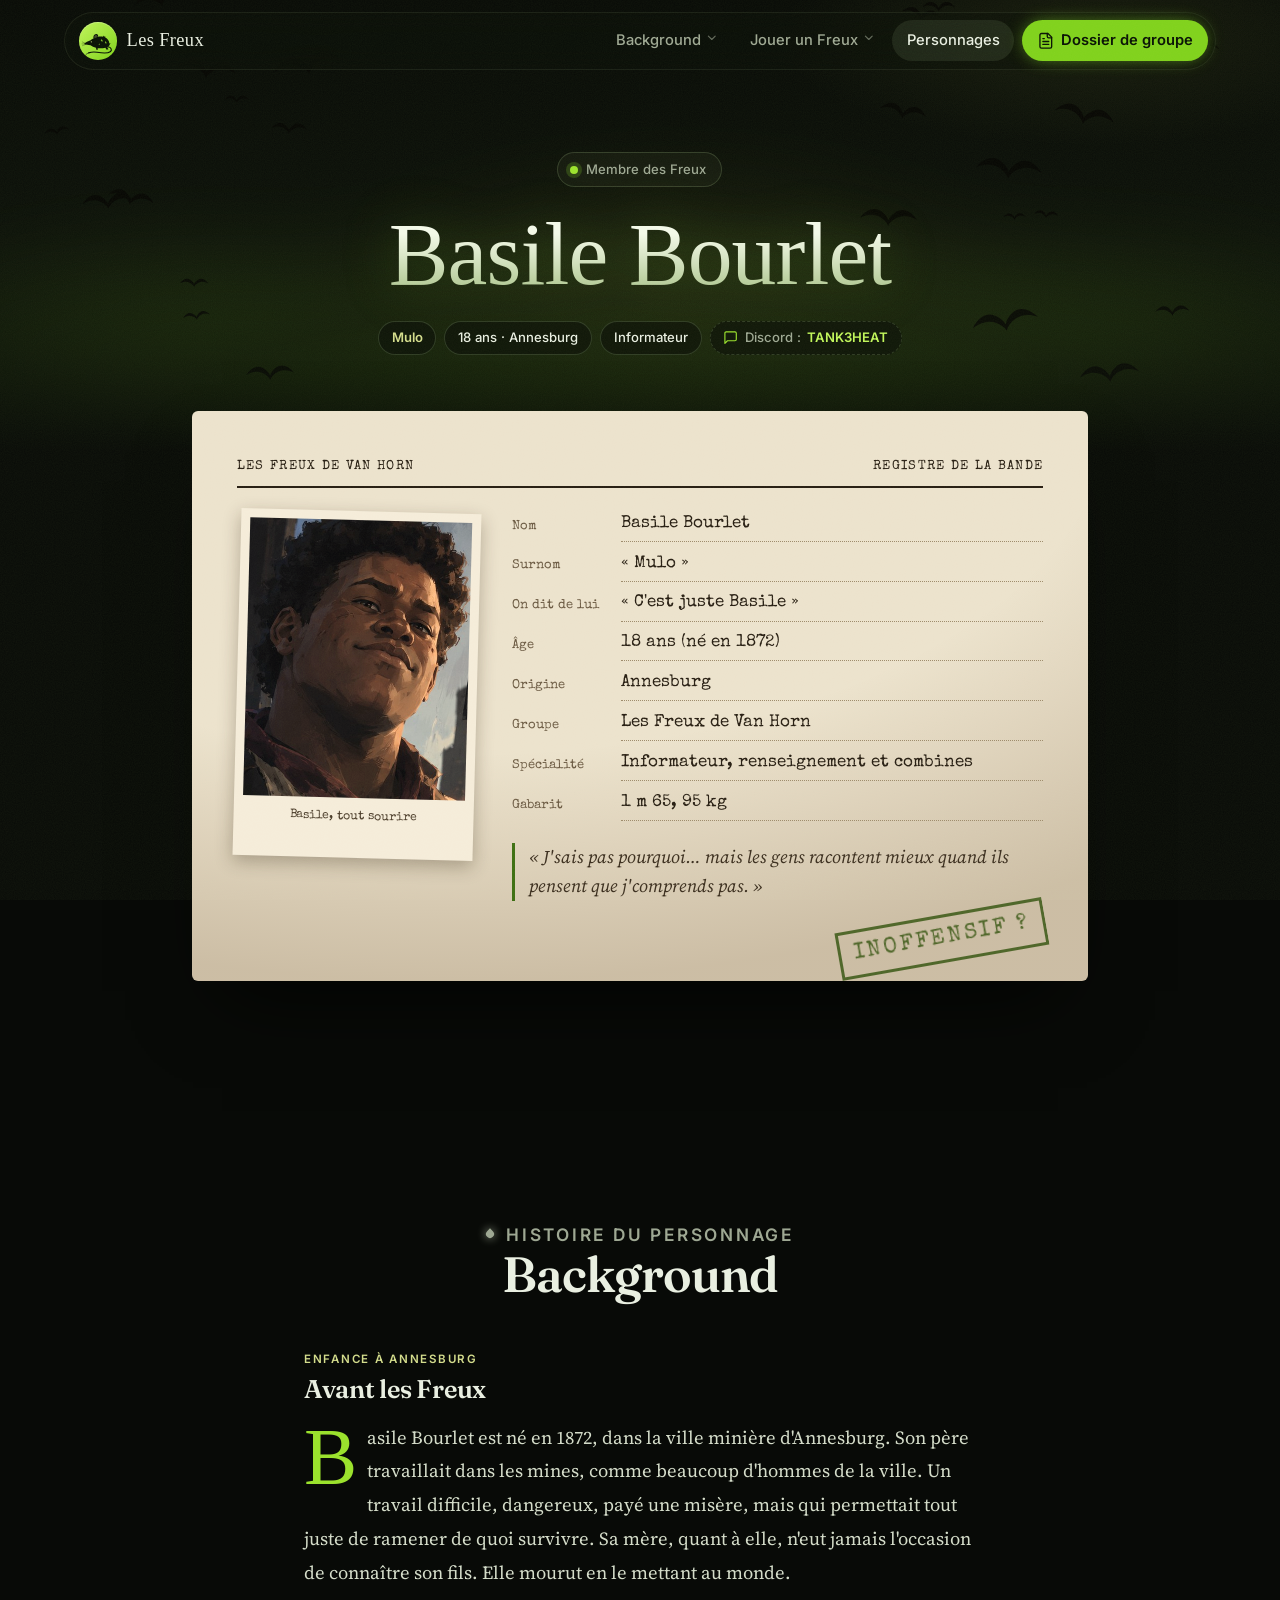
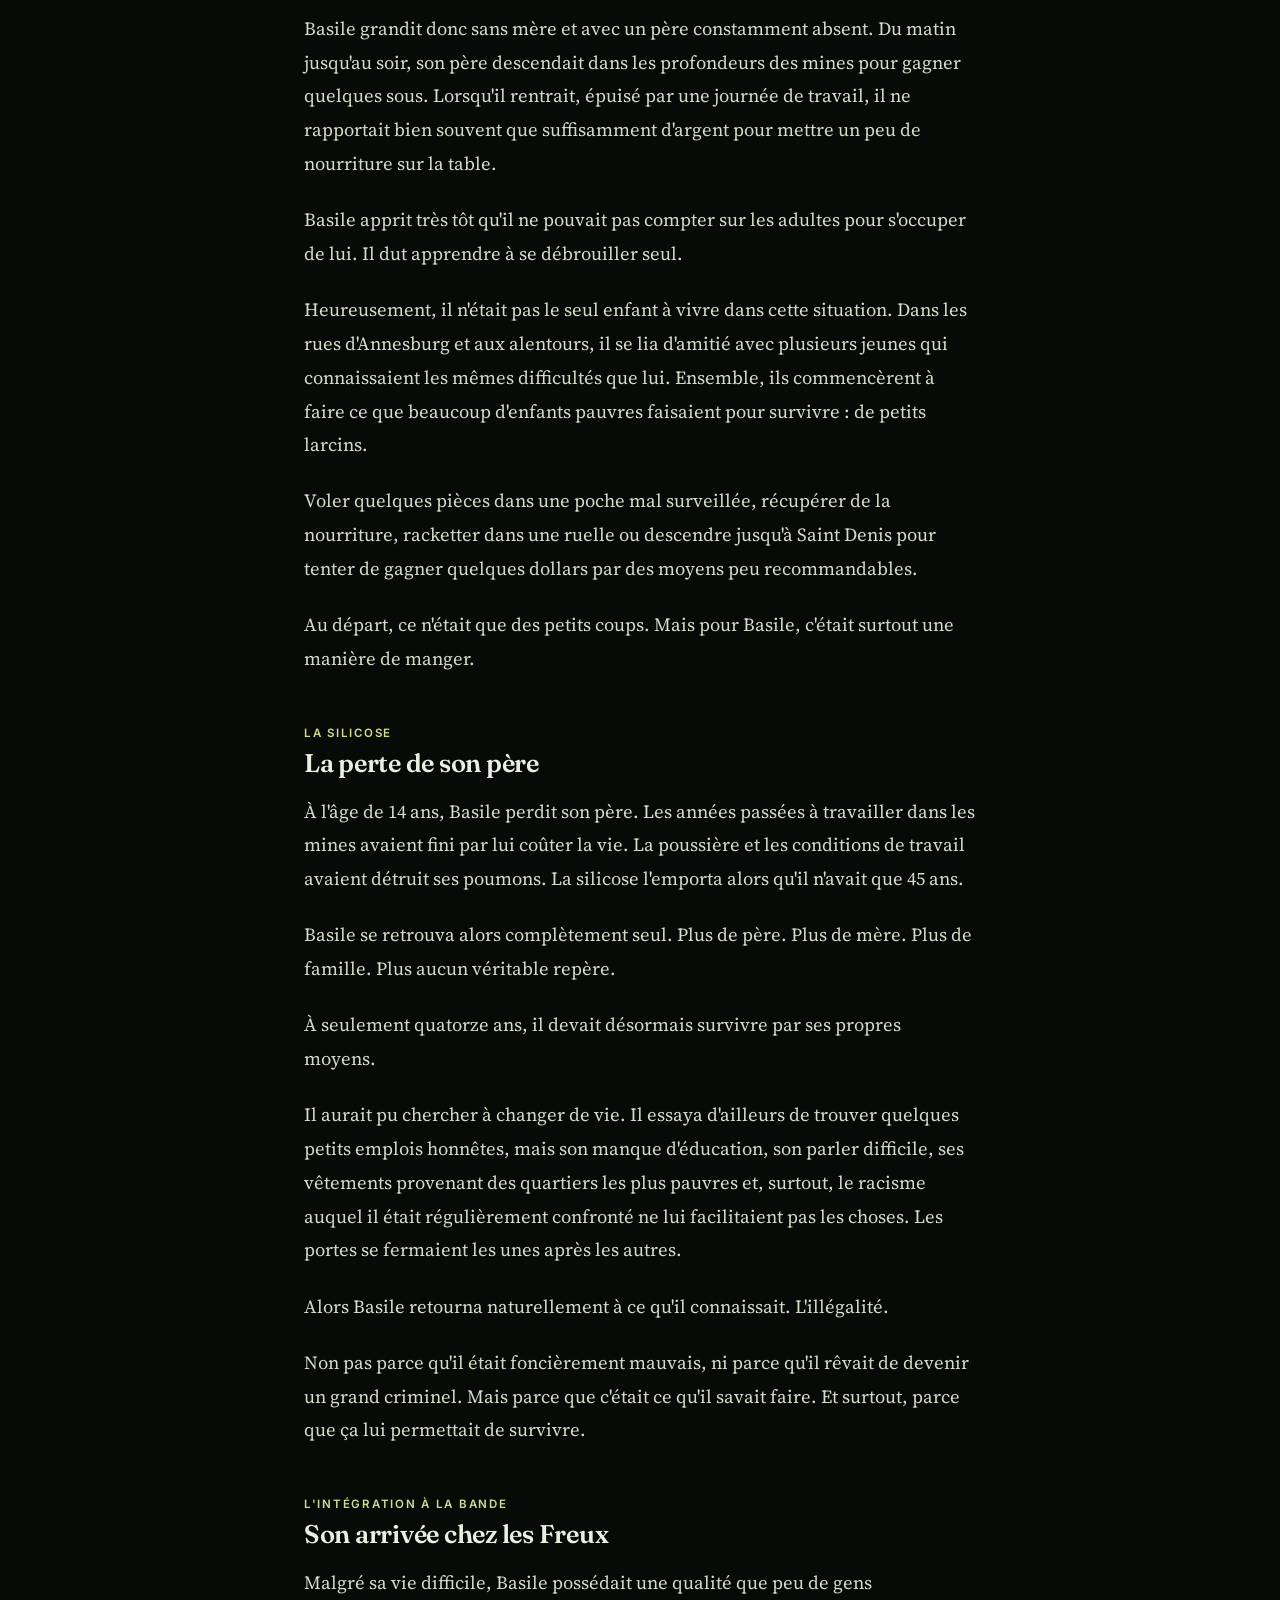
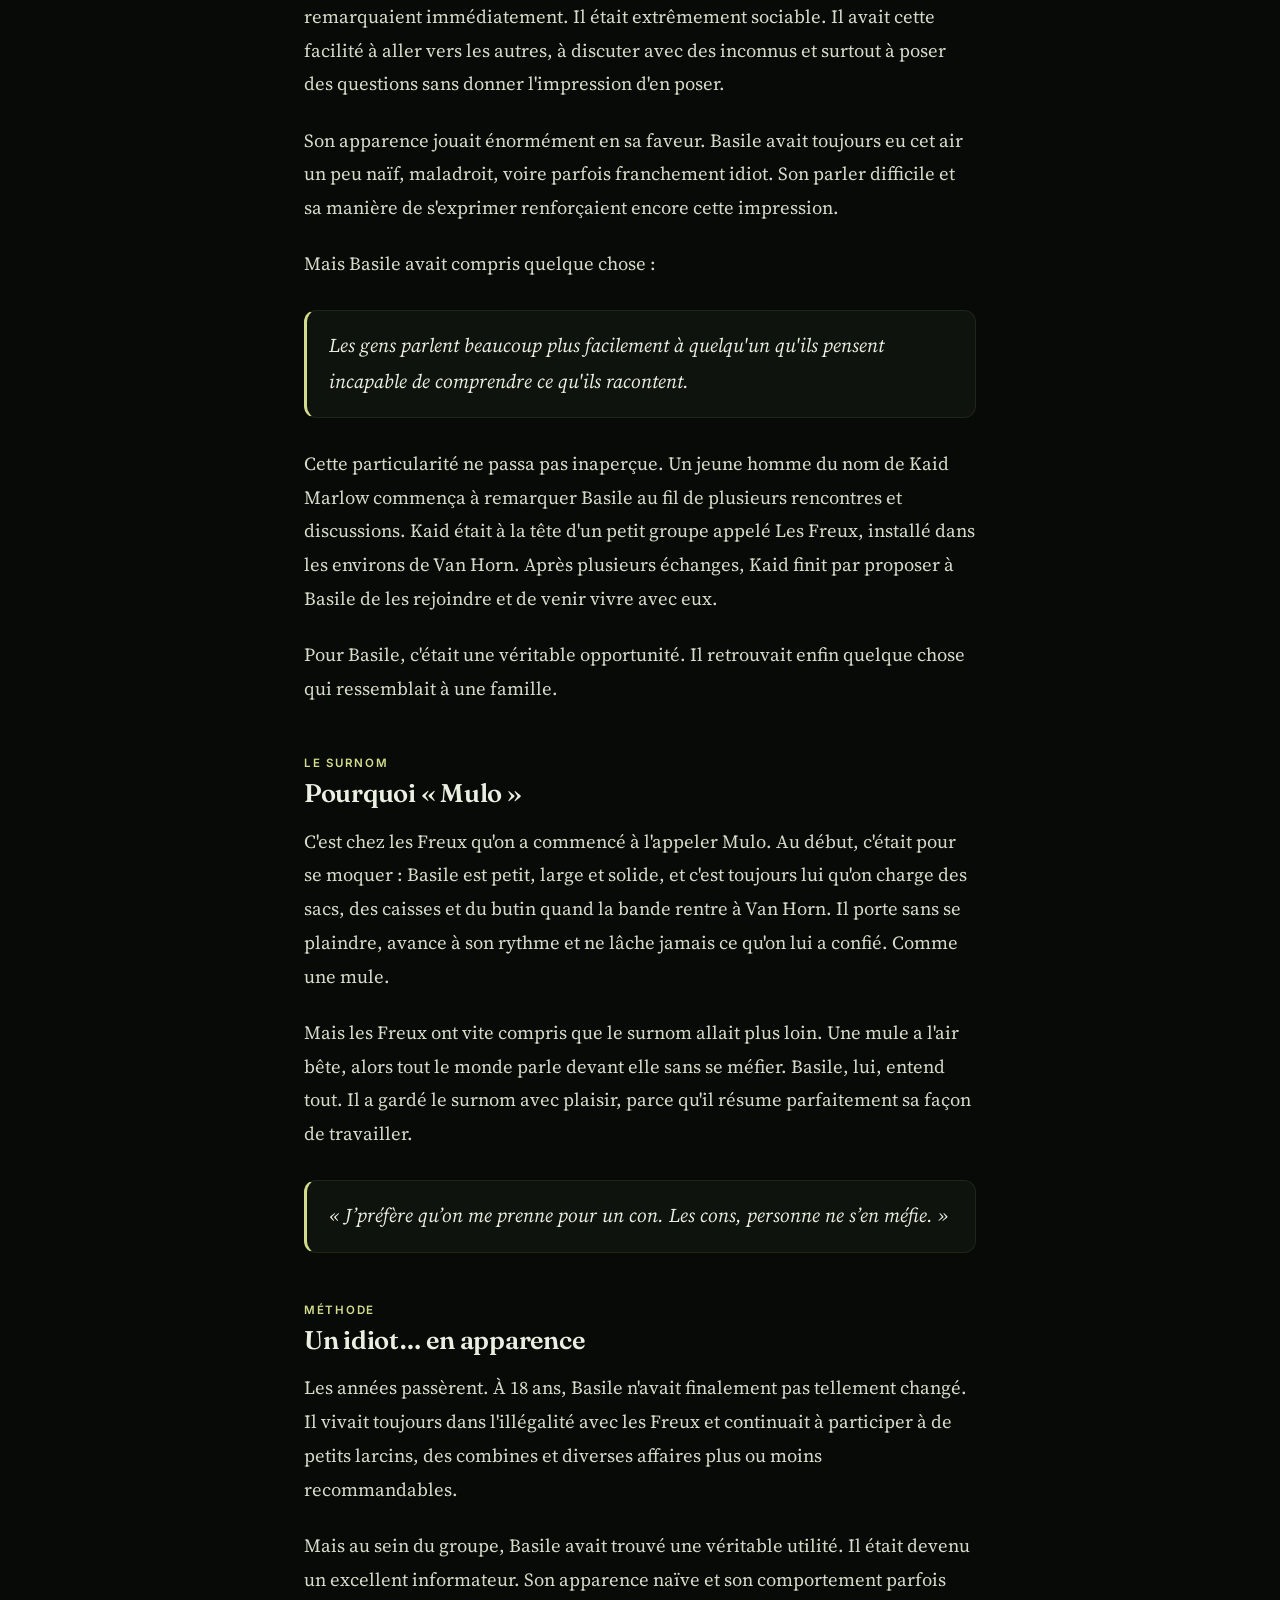
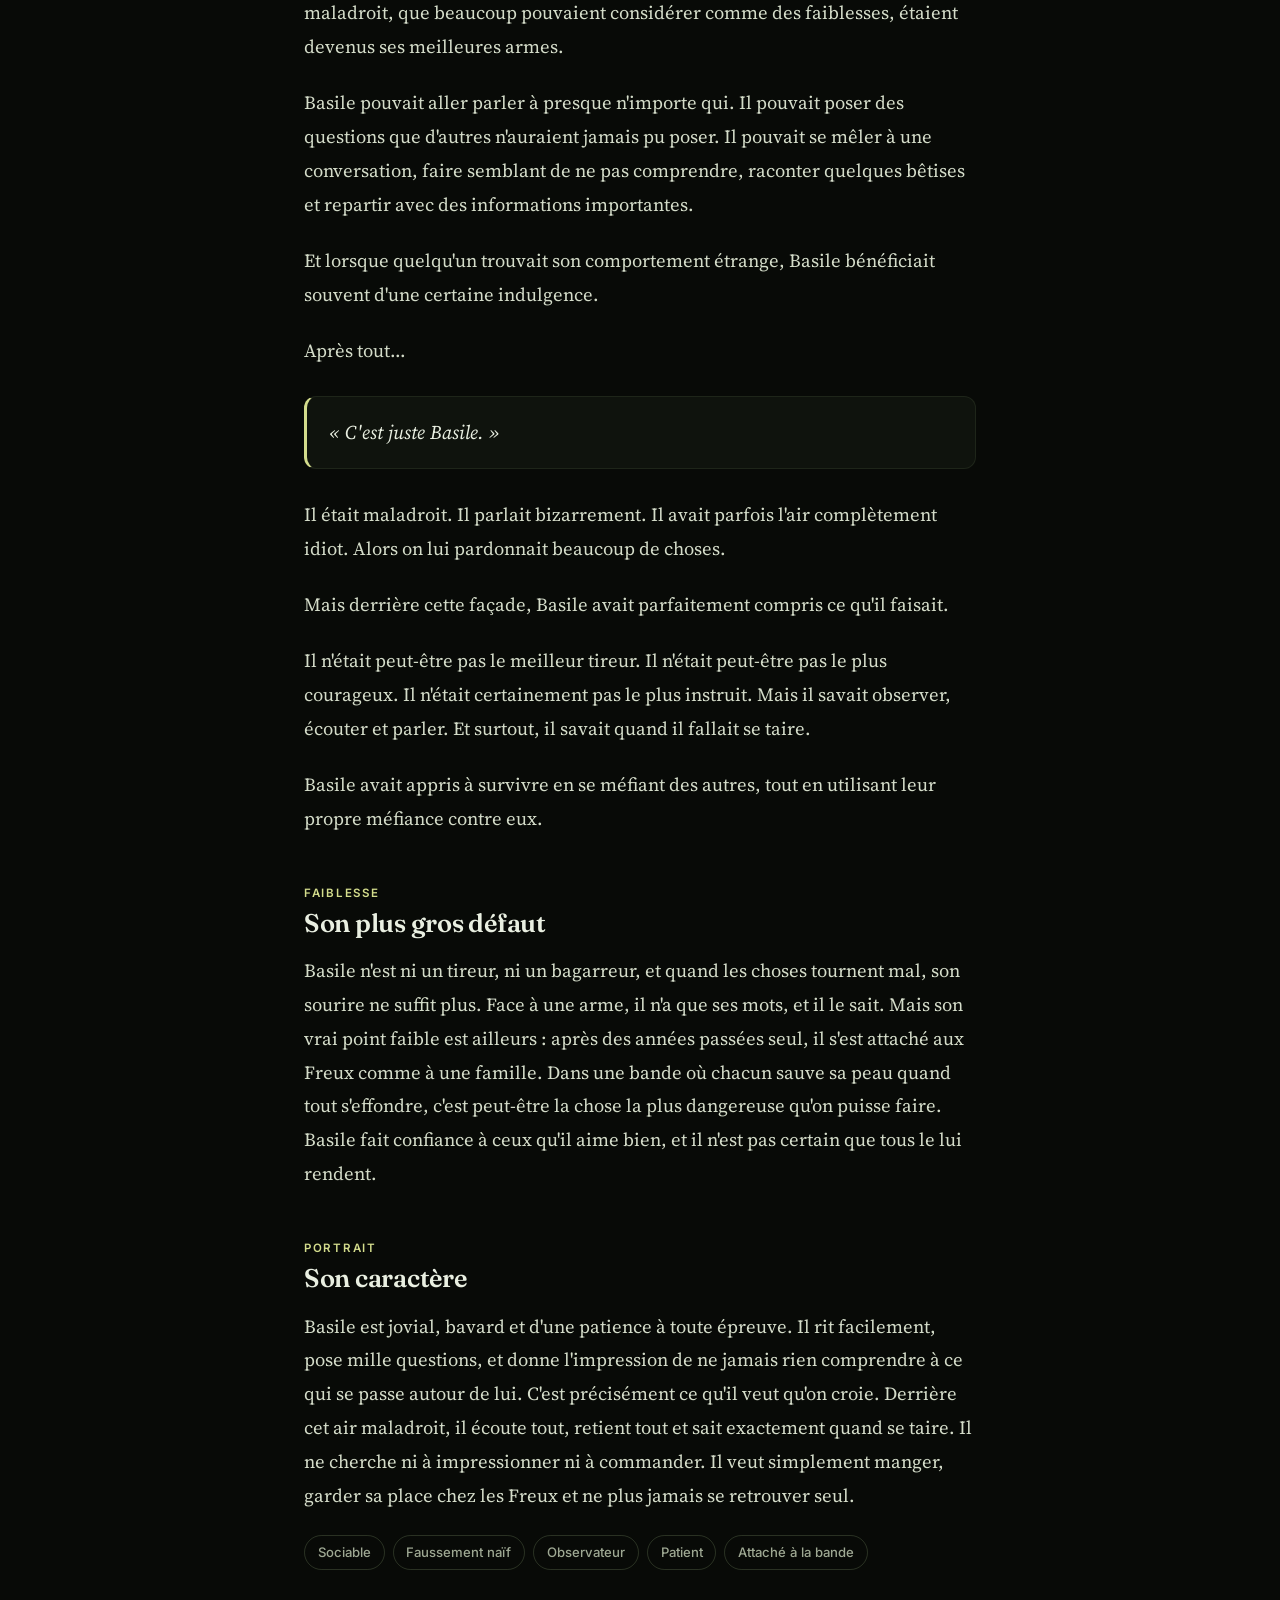
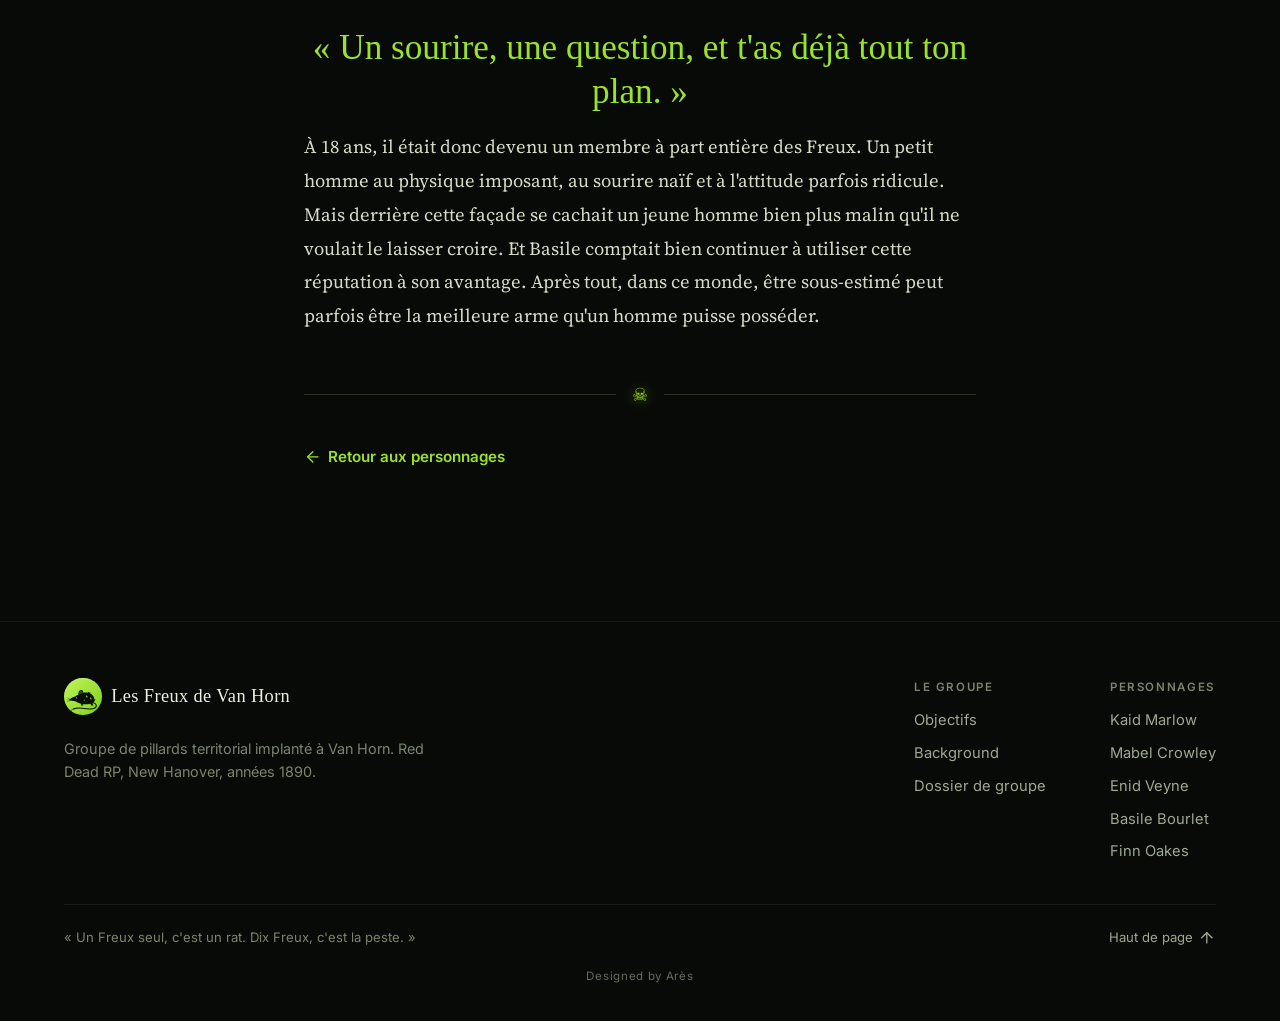
<file: basile-bourlet.html>
<!doctype html>
<html lang="fr">
<head>
<meta charset="utf-8">
<meta name="viewport" content="width=device-width, initial-scale=1">
<title>Basile Bourlet · Les Freux de Van Horn</title>
<meta name="description" content="Basile Bourlet, dit « Mulo », l'informateur des Freux de Van Horn.">
<meta name="theme-color" content="#080a07">
<script>document.documentElement.classList.add('js')</script>
<link rel="preconnect" href="https://fonts.googleapis.com">
<link rel="preconnect" href="https://fonts.gstatic.com" crossorigin>
<link href="https://fonts.googleapis.com/css2?family=Inter:wght@400;500;600;700&family=Fraunces:opsz,wght@9..144,500;9..144,600&family=Source+Serif+4:ital,opsz,wght@0,8..60,400;0,8..60,500;1,8..60,400&family=IM+Fell+English+SC&family=Special+Elite&display=swap" rel="stylesheet">
<link rel="stylesheet" href="style.css?v=12">
<link rel="icon" type="image/svg+xml" href="logo-freux.svg?v=2">
</head>
<body>
<header class="barre">
  <nav class="barre__inner" aria-label="Navigation principale">
    <a class="marque" href="index.html"><span class="marque__logo"><svg viewBox="0 0 64 64" aria-hidden="true"><g transform="translate(5.6 4) scale(0.84)"><path d="M51.6 45.4 C59 46.4 61 52.4 56.6 55.6 C51 59.6 40 58.4 30 56.6 C24 55.6 18.4 55.9 13 57.8" fill="none" stroke="#071004" stroke-width="2.3" stroke-linecap="round"/><path d="M13 57.8 C10.6 58.7 8.8 59.8 7.4 61" fill="none" stroke="#071004" stroke-width="1.2" stroke-linecap="round"/><path fill="#071004" fill-rule="evenodd" d="M3.5 40 C7 36.4 11.6 33.8 17 32.2 C19 29.8 21.8 28.4 24.6 28 C29.6 25.4 36.4 23.8 42 25.2 L43 22.6 L44.4 25.4 L46.2 23.2 L46.6 26.6 C51.4 28.8 54.6 33.4 54.8 38.8 L57.4 38.4 L55.4 41.2 C54.8 43.6 53 45.2 50.6 46 L53 51 L48.6 51.2 L47 47.2 C42 48.6 36 48.8 31 48.2 L31.6 51.6 L28.4 51.6 L27.8 47.6 C23.4 46.4 19.6 44.4 16.6 42.2 C12.6 41.8 7.6 41.6 3.5 40 Z M37.4 32 L39.6 29.8 L39.6 33.4 L42.2 32.2 L40.2 35.4 Z M45.6 36 L47.6 34 L47.8 37.4 L50 36.6 L48 39.4 Z M33 40.4 L35 38.8 L35 42 Z"/><path fill="#071004" d="M22.8 29 C21.4 23.8 24 19.6 28 19.4 C31.4 19.2 33 22.4 32 25.4 L30.4 24.8 L30.8 27.2 C29 28.8 25.4 29.8 22.8 29 Z"/><path fill="#e2f58a" fill-opacity=".28" d="M24.4 27.4 C23.6 24.2 25.2 21.6 27.8 21.4 C29.8 21.3 30.8 23 30.5 24.4 L29.4 24 L29.6 26.2 C28.2 27.2 26 27.8 24.4 27.4 Z"/><circle cx="18.4" cy="35.4" r="1.4" fill="#e2f58a" fill-opacity=".8"/><path d="M7 38.8 L0 35.6 M7.2 39.8 L-.6 39.6 M7 40.6 L.4 43.2" stroke="#071004" stroke-width=".6" stroke-linecap="round" fill="none"/></g></svg></span>Les Freux</a>
    <button class="barre__menu" type="button" aria-expanded="false" aria-controls="menu-principal" aria-label="Ouvrir le menu"><svg class="icone icone-ouvrir" viewBox="0 0 24 24" fill="none" stroke="currentColor" stroke-width="1.8" stroke-linecap="round" stroke-linejoin="round" aria-hidden="true"><path d="M4 6h16"/><path d="M4 12h16"/><path d="M4 18h16"/></svg><svg class="icone icone-fermer" viewBox="0 0 24 24" fill="none" stroke="currentColor" stroke-width="1.8" stroke-linecap="round" stroke-linejoin="round" aria-hidden="true"><path d="M18 6 6 18"/><path d="m6 6 12 12"/></svg></button>
    <div class="barre__liens" id="menu-principal">
      <div class="barre__groupe"><a href="index.html#background">Background<svg class="icone barre__chevron" viewBox="0 0 24 24" fill="none" stroke="currentColor" stroke-width="2" stroke-linecap="round" stroke-linejoin="round" aria-hidden="true"><path d="m6 9 6 6 6-6"/></svg></a><div class="barre__sous"><a href="index.html#frise">Frise chronologique</a></div></div>
      <div class="barre__groupe"><a href="index.html#jouer">Jouer un Freux<svg class="icone barre__chevron" viewBox="0 0 24 24" fill="none" stroke="currentColor" stroke-width="2" stroke-linecap="round" stroke-linejoin="round" aria-hidden="true"><path d="m6 9 6 6 6-6"/></svg></a><div class="barre__sous"><a href="index.html#liens">Les liens entre les Freux</a><a href="roue.html">La roue des Freux</a></div></div>
      <a href="index.html#personnages" aria-current="page">Personnages</a>
      <div class="barre__groupe barre__groupe--droite"><a class="barre__cta" href="dossier-groupe.html"><svg class="icone" viewBox="0 0 24 24" fill="none" stroke="currentColor" stroke-width="1.8" stroke-linecap="round" stroke-linejoin="round" aria-hidden="true"><path d="M15 2H6a2 2 0 0 0-2 2v16a2 2 0 0 0 2 2h12a2 2 0 0 0 2-2V7Z"/><path d="M14 2v4a2 2 0 0 0 2 2h4"/><path d="M10 9H8"/><path d="M16 13H8"/><path d="M16 17H8"/></svg>Dossier de groupe</a><div class="barre__sous"><a href="dossier-groupe.html#objectifs">Objectifs</a></div></div>
    </div>
  </nav>
</header>
<div class="progression" aria-hidden="true"><span></span></div>

<main id="haut">

  <section class="hero hero--page">
    <svg class="hero__nuee" viewBox="0 0 1200 800" preserveAspectRatio="xMidYMid slice" aria-hidden="true">
    <defs>
      <path id="freux" fill="currentColor" d="M-20 2 C-14 -6 -7 -7 -1 1 L0 3 L1 1 C7 -7 14 -6 20 2 C13 -2 6 -1 1 5 L0 7 L-1 5 C-6 -1 -13 -2 -20 2Z"/>
    </defs>
    <g>
      <use href="#freux" transform="translate(150 186) rotate(-12) scale(1.22)"/>
      <use href="#freux" transform="translate(222 281) rotate(0) scale(0.56)"/>
      <use href="#freux" transform="translate(53 311) rotate(-11) scale(0.58)"/>
      <use href="#freux" transform="translate(184 484) rotate(-8) scale(0.64)"/>
      <use href="#freux" transform="translate(253 537) rotate(-3) scale(1.13)"/>
      <use href="#freux" transform="translate(372 140) rotate(-6) scale(1.44)"/>
      <use href="#freux" transform="translate(89 172) rotate(9) scale(0.84)"/>
      <use href="#freux" transform="translate(101 376) rotate(-4) scale(1.20)"/>
      <use href="#freux" transform="translate(226 148) rotate(-8) scale(0.57)"/>
      <use href="#freux" transform="translate(271 308) rotate(2) scale(0.85)"/>
      <use href="#freux" transform="translate(194 252) rotate(6) scale(1.37)"/>
      <use href="#freux" transform="translate(123 373) rotate(11) scale(1.08)"/>
      <use href="#freux" transform="translate(288 247) rotate(-11) scale(1.58)"/>
      <use href="#freux" transform="translate(182 453) rotate(0) scale(0.67)"/>
      <use href="#freux" transform="translate(607 114) rotate(-12) scale(0.65)"/>
      <use href="#freux" transform="translate(553 88) rotate(4) scale(0.40)"/>
      <use href="#freux" transform="translate(407 48) rotate(-9) scale(0.44)"/>
      <use href="#freux" transform="translate(530 46) rotate(-10) scale(0.35)"/>
    </g>
    <g>
      <use href="#freux" transform="translate(833 391) rotate(2) scale(1.34)"/>
      <use href="#freux" transform="translate(1118 231) rotate(3) scale(1.26)"/>
      <use href="#freux" transform="translate(1017 295) rotate(12) scale(1.42)"/>
      <use href="#freux" transform="translate(981 389) rotate(6) scale(0.57)"/>
      <use href="#freux" transform="translate(1040 537) rotate(-6) scale(1.40)"/>
      <use href="#freux" transform="translate(951 391) rotate(-1) scale(0.52)"/>
      <use href="#freux" transform="translate(877 143) rotate(8) scale(0.56)"/>
      <use href="#freux" transform="translate(864 201) rotate(10) scale(0.93)"/>
      <use href="#freux" transform="translate(847 292) rotate(11) scale(1.10)"/>
      <use href="#freux" transform="translate(1099 479) rotate(-2) scale(0.81)"/>
      <use href="#freux" transform="translate(942 488) rotate(-10) scale(1.55)"/>
      <use href="#freux" transform="translate(880 194) rotate(0) scale(0.76)"/>
      <use href="#freux" transform="translate(1020 208) rotate(-2) scale(0.50)"/>
      <use href="#freux" transform="translate(946 345) rotate(5) scale(1.55)"/>
      <use href="#freux" transform="translate(776 134) rotate(8) scale(0.74)"/>
      <use href="#freux" transform="translate(425 84) rotate(10) scale(0.36)"/>
      <use href="#freux" transform="translate(650 58) rotate(-4) scale(0.46)"/>
      <use href="#freux" transform="translate(540 55) rotate(14) scale(0.73)"/>
    </g>
  </svg>
    <div class="hero__contenu">
      <p class="pastille"><span class="pastille__point"></span>Membre des Freux</p>
      <h1 class="hero__titre">Basile Bourlet</h1>
      <div class="puces"><span class="puce"><strong>Mulo</strong></span><span class="puce">18 ans · Annesburg</span><span class="puce">Informateur</span><span class="puce puce--hrp"><svg class="icone" viewBox="0 0 24 24" fill="none" stroke="currentColor" stroke-width="1.8" stroke-linecap="round" stroke-linejoin="round" aria-hidden="true"><path d="M21 15a2 2 0 0 1-2 2H7l-4 4V5a2 2 0 0 1 2-2h14a2 2 0 0 1 2 2z"/></svg>Discord : <strong>TANK3HEAT</strong></span></div>
    </div>
  </section>

  <section class="section section--serree">
    <div class="dossier dossier--portrait">
      <div class="tampon">INOFFENSIF ?</div>
      <p class="dossier__titre"><span>LES FREUX DE VAN HORN</span><span>REGISTRE DE LA BANDE</span></p>
      <div class="dossier__grille">
        <figure class="photo">
          <img src="basile-bourlet.jpg" alt="Portrait de Basile Bourlet, souriant, un foulard rouge autour du cou" width="440" height="550">
          <figcaption>Basile, tout sourire</figcaption>
        </figure>
        <div>
          <dl>
            <dt>Nom</dt>
            <dd>Basile Bourlet</dd>
            <dt>Surnom</dt>
            <dd>« Mulo »</dd>
            <dt>On dit de lui</dt>
            <dd>« C'est juste Basile »</dd>
            <dt>Âge</dt>
            <dd>18 ans (né en 1872)</dd>
            <dt>Origine</dt>
            <dd>Annesburg</dd>
            <dt>Groupe</dt>
            <dd>Les Freux de Van Horn</dd>
            <dt>Spécialité</dt>
            <dd>Informateur, renseignement et combines</dd>
            <dt>Gabarit</dt>
            <dd>1 m 65, 95 kg</dd>
          </dl>
          <p class="dossier__devise">« J'sais pas pourquoi… mais les gens racontent mieux quand ils pensent que j'comprends pas. »</p>
        </div>
      </div>
    </div>
  </section>

  <section class="section" data-progression>
    <div class="conteneur">
      <header class="titre-section titre-section--centre" data-reveal>
        <p class="surligne">Histoire du personnage</p>
        <h2>Background</h2>
      </header>

      <article class="recit recit--centre">
        <h3><span>ENFANCE À ANNESBURG</span>Avant les Freux</h3>
        <p>Basile Bourlet est né en 1872, dans la ville minière d'Annesburg. Son père travaillait dans les mines, comme beaucoup d'hommes de la ville. Un travail difficile, dangereux, payé une misère, mais qui permettait tout juste de ramener de quoi survivre. Sa mère, quant à elle, n'eut jamais l'occasion de connaître son fils. Elle mourut en le mettant au monde.</p>
        <p>Basile grandit donc sans mère et avec un père constamment absent. Du matin jusqu'au soir, son père descendait dans les profondeurs des mines pour gagner quelques sous. Lorsqu'il rentrait, épuisé par une journée de travail, il ne rapportait bien souvent que suffisamment d'argent pour mettre un peu de nourriture sur la table.</p>
        <p>Basile apprit très tôt qu'il ne pouvait pas compter sur les adultes pour s'occuper de lui. Il dut apprendre à se débrouiller seul.</p>
        <p>Heureusement, il n'était pas le seul enfant à vivre dans cette situation. Dans les rues d'Annesburg et aux alentours, il se lia d'amitié avec plusieurs jeunes qui connaissaient les mêmes difficultés que lui. Ensemble, ils commencèrent à faire ce que beaucoup d'enfants pauvres faisaient pour survivre : de petits larcins.</p>
        <p>Voler quelques pièces dans une poche mal surveillée, récupérer de la nourriture, racketter dans une ruelle ou descendre jusqu'à Saint Denis pour tenter de gagner quelques dollars par des moyens peu recommandables.</p>
        <p>Au départ, ce n'était que des petits coups. Mais pour Basile, c'était surtout une manière de manger.</p>

        <h3><span>LA SILICOSE</span>La perte de son père</h3>
        <p>À l'âge de 14 ans, Basile perdit son père. Les années passées à travailler dans les mines avaient fini par lui coûter la vie. La poussière et les conditions de travail avaient détruit ses poumons. La silicose l'emporta alors qu'il n'avait que 45 ans.</p>
        <p>Basile se retrouva alors complètement seul. Plus de père. Plus de mère. Plus de famille. Plus aucun véritable repère.</p>
        <p>À seulement quatorze ans, il devait désormais survivre par ses propres moyens.</p>
        <p>Il aurait pu chercher à changer de vie. Il essaya d'ailleurs de trouver quelques petits emplois honnêtes, mais son manque d'éducation, son parler difficile, ses vêtements provenant des quartiers les plus pauvres et, surtout, le racisme auquel il était régulièrement confronté ne lui facilitaient pas les choses. Les portes se fermaient les unes après les autres.</p>
        <p>Alors Basile retourna naturellement à ce qu'il connaissait. L'illégalité.</p>
        <p>Non pas parce qu'il était foncièrement mauvais, ni parce qu'il rêvait de devenir un grand criminel. Mais parce que c'était ce qu'il savait faire. Et surtout, parce que ça lui permettait de survivre.</p>

        <h3><span>L'INTÉGRATION À LA BANDE</span>Son arrivée chez les Freux</h3>
        <p>Malgré sa vie difficile, Basile possédait une qualité que peu de gens remarquaient immédiatement. Il était extrêmement sociable. Il avait cette facilité à aller vers les autres, à discuter avec des inconnus et surtout à poser des questions sans donner l'impression d'en poser.</p>
        <p>Son apparence jouait énormément en sa faveur. Basile avait toujours eu cet air un peu naïf, maladroit, voire parfois franchement idiot. Son parler difficile et sa manière de s'exprimer renforçaient encore cette impression.</p>
        <p>Mais Basile avait compris quelque chose :</p>
        <p class="exergue">Les gens parlent beaucoup plus facilement à quelqu'un qu'ils pensent incapable de comprendre ce qu'ils racontent.</p>
        <p>Cette particularité ne passa pas inaperçue. Un jeune homme du nom de Kaid Marlow commença à remarquer Basile au fil de plusieurs rencontres et discussions. Kaid était à la tête d'un petit groupe appelé Les Freux, installé dans les environs de Van Horn. Après plusieurs échanges, Kaid finit par proposer à Basile de les rejoindre et de venir vivre avec eux.</p>
        <p>Pour Basile, c'était une véritable opportunité. Il retrouvait enfin quelque chose qui ressemblait à une famille.</p>

        <h3><span>LE SURNOM</span>Pourquoi « Mulo »</h3>
        <p>C'est chez les Freux qu'on a commencé à l'appeler Mulo. Au début, c'était pour se moquer : Basile est petit, large et solide, et c'est toujours lui qu'on charge des sacs, des caisses et du butin quand la bande rentre à Van Horn. Il porte sans se plaindre, avance à son rythme et ne lâche jamais ce qu'on lui a confié. Comme une mule.</p>
        <p>Mais les Freux ont vite compris que le surnom allait plus loin. Une mule a l'air bête, alors tout le monde parle devant elle sans se méfier. Basile, lui, entend tout. Il a gardé le surnom avec plaisir, parce qu'il résume parfaitement sa façon de travailler.</p>
        <p class="exergue">« J’préfère qu’on me prenne pour un con. Les cons, personne ne s’en méfie. »</p>

        <h3><span>MÉTHODE</span>Un idiot… en apparence</h3>
        <p>Les années passèrent. À 18 ans, Basile n'avait finalement pas tellement changé. Il vivait toujours dans l'illégalité avec les Freux et continuait à participer à de petits larcins, des combines et diverses affaires plus ou moins recommandables.</p>
        <p>Mais au sein du groupe, Basile avait trouvé une véritable utilité. Il était devenu un excellent informateur. Son apparence naïve et son comportement parfois maladroit, que beaucoup pouvaient considérer comme des faiblesses, étaient devenus ses meilleures armes.</p>
        <p>Basile pouvait aller parler à presque n'importe qui. Il pouvait poser des questions que d'autres n'auraient jamais pu poser. Il pouvait se mêler à une conversation, faire semblant de ne pas comprendre, raconter quelques bêtises et repartir avec des informations importantes.</p>
        <p>Et lorsque quelqu'un trouvait son comportement étrange, Basile bénéficiait souvent d'une certaine indulgence.</p>
        <p>Après tout...</p>
        <p class="exergue">« C'est juste Basile. »</p>
        <p>Il était maladroit. Il parlait bizarrement. Il avait parfois l'air complètement idiot. Alors on lui pardonnait beaucoup de choses.</p>
        <p>Mais derrière cette façade, Basile avait parfaitement compris ce qu'il faisait.</p>
        <p>Il n'était peut-être pas le meilleur tireur. Il n'était peut-être pas le plus courageux. Il n'était certainement pas le plus instruit. Mais il savait observer, écouter et parler. Et surtout, il savait quand il fallait se taire.</p>
        <p>Basile avait appris à survivre en se méfiant des autres, tout en utilisant leur propre méfiance contre eux.</p>

        <h3><span>FAIBLESSE</span>Son plus gros défaut</h3>
        <p>Basile n'est ni un tireur, ni un bagarreur, et quand les choses tournent mal, son sourire ne suffit plus. Face à une arme, il n'a que ses mots, et il le sait. Mais son vrai point faible est ailleurs : après des années passées seul, il s'est attaché aux Freux comme à une famille. Dans une bande où chacun sauve sa peau quand tout s'effondre, c'est peut-être la chose la plus dangereuse qu'on puisse faire. Basile fait confiance à ceux qu'il aime bien, et il n'est pas certain que tous le lui rendent.</p>

        <h3><span>PORTRAIT</span>Son caractère</h3>
        <p>Basile est jovial, bavard et d'une patience à toute épreuve. Il rit facilement, pose mille questions, et donne l'impression de ne jamais rien comprendre à ce qui se passe autour de lui. C'est précisément ce qu'il veut qu'on croie. Derrière cet air maladroit, il écoute tout, retient tout et sait exactement quand se taire. Il ne cherche ni à impressionner ni à commander. Il veut simplement manger, garder sa place chez les Freux et ne plus jamais se retrouver seul.</p>
        <ul class="traits">
          <li>Sociable</li><li>Faussement naïf</li><li>Observateur</li><li>Patient</li><li>Attaché à la bande</li>
        </ul>

        <p class="devise-finale">« Un sourire, une question, et t'as déjà tout ton plan. »</p>
        <p>À 18 ans, il était donc devenu un membre à part entière des Freux. Un petit homme au physique imposant, au sourire naïf et à l'attitude parfois ridicule. Mais derrière cette façade se cachait un jeune homme bien plus malin qu'il ne voulait le laisser croire. Et Basile comptait bien continuer à utiliser cette réputation à son avantage. Après tout, dans ce monde, être sous-estimé peut parfois être la meilleure arme qu'un homme puisse posséder.</p>
        <div class="fin">☠︎</div>
        <a class="retour" href="index.html#personnages"><svg class="icone" viewBox="0 0 24 24" fill="none" stroke="currentColor" stroke-width="1.8" stroke-linecap="round" stroke-linejoin="round" aria-hidden="true"><path d="M19 12H5"/><path d="m12 19-7-7 7-7"/></svg>Retour aux personnages</a>
      </article>
    </div>
  </section>

</main>

<footer class="pied">
  <div class="pied__grille">
    <div>
      <a class="marque" href="index.html"><span class="marque__logo"><svg viewBox="0 0 64 64" aria-hidden="true"><g transform="translate(5.6 4) scale(0.84)"><path d="M51.6 45.4 C59 46.4 61 52.4 56.6 55.6 C51 59.6 40 58.4 30 56.6 C24 55.6 18.4 55.9 13 57.8" fill="none" stroke="#071004" stroke-width="2.3" stroke-linecap="round"/><path d="M13 57.8 C10.6 58.7 8.8 59.8 7.4 61" fill="none" stroke="#071004" stroke-width="1.2" stroke-linecap="round"/><path fill="#071004" fill-rule="evenodd" d="M3.5 40 C7 36.4 11.6 33.8 17 32.2 C19 29.8 21.8 28.4 24.6 28 C29.6 25.4 36.4 23.8 42 25.2 L43 22.6 L44.4 25.4 L46.2 23.2 L46.6 26.6 C51.4 28.8 54.6 33.4 54.8 38.8 L57.4 38.4 L55.4 41.2 C54.8 43.6 53 45.2 50.6 46 L53 51 L48.6 51.2 L47 47.2 C42 48.6 36 48.8 31 48.2 L31.6 51.6 L28.4 51.6 L27.8 47.6 C23.4 46.4 19.6 44.4 16.6 42.2 C12.6 41.8 7.6 41.6 3.5 40 Z M37.4 32 L39.6 29.8 L39.6 33.4 L42.2 32.2 L40.2 35.4 Z M45.6 36 L47.6 34 L47.8 37.4 L50 36.6 L48 39.4 Z M33 40.4 L35 38.8 L35 42 Z"/><path fill="#071004" d="M22.8 29 C21.4 23.8 24 19.6 28 19.4 C31.4 19.2 33 22.4 32 25.4 L30.4 24.8 L30.8 27.2 C29 28.8 25.4 29.8 22.8 29 Z"/><path fill="#e2f58a" fill-opacity=".28" d="M24.4 27.4 C23.6 24.2 25.2 21.6 27.8 21.4 C29.8 21.3 30.8 23 30.5 24.4 L29.4 24 L29.6 26.2 C28.2 27.2 26 27.8 24.4 27.4 Z"/><circle cx="18.4" cy="35.4" r="1.4" fill="#e2f58a" fill-opacity=".8"/><path d="M7 38.8 L0 35.6 M7.2 39.8 L-.6 39.6 M7 40.6 L.4 43.2" stroke="#071004" stroke-width=".6" stroke-linecap="round" fill="none"/></g></svg></span>Les Freux de Van Horn</a>
      <p class="pied__texte">Groupe de pillards territorial implanté à Van Horn. Red Dead RP, New Hanover, années 1890.</p>
    </div>
    <div class="pied__colonnes">
      <div class="pied__colonne">
        <p>Le groupe</p>
        <ul>
          <li><a href="dossier-groupe.html#objectifs">Objectifs</a></li>
          <li><a href="index.html#background">Background</a></li>
          <li><a href="dossier-groupe.html">Dossier de groupe</a></li>
        </ul>
      </div>
      <div class="pied__colonne">
        <p>Personnages</p>
        <ul>
          <li><a href="kaid-marlow.html">Kaid Marlow</a></li>
          <li><a href="mabel-crowley.html">Mabel Crowley</a></li>
          <li><a href="enid-veyne.html">Enid Veyne</a></li>
          <li><a href="basile-bourlet.html">Basile Bourlet</a></li>
          <li><a href="finn-oakes.html">Finn Oakes</a></li>
        </ul>
      </div>
    </div>
  </div>
  <div class="pied__bas">
    <span>« Un Freux seul, c'est un rat. Dix Freux, c'est la peste. »</span>
    <a href="#haut">Haut de page <svg class="icone" viewBox="0 0 24 24" fill="none" stroke="currentColor" stroke-width="1.8" stroke-linecap="round" stroke-linejoin="round" aria-hidden="true"><path d="m5 12 7-7 7 7"/><path d="M12 19V5"/></svg></a>
  </div>
  <p class="signature">Designed by Arès</p>
</footer>

<script src="site.js?v=6"></script>
</body>
</html>
</file>
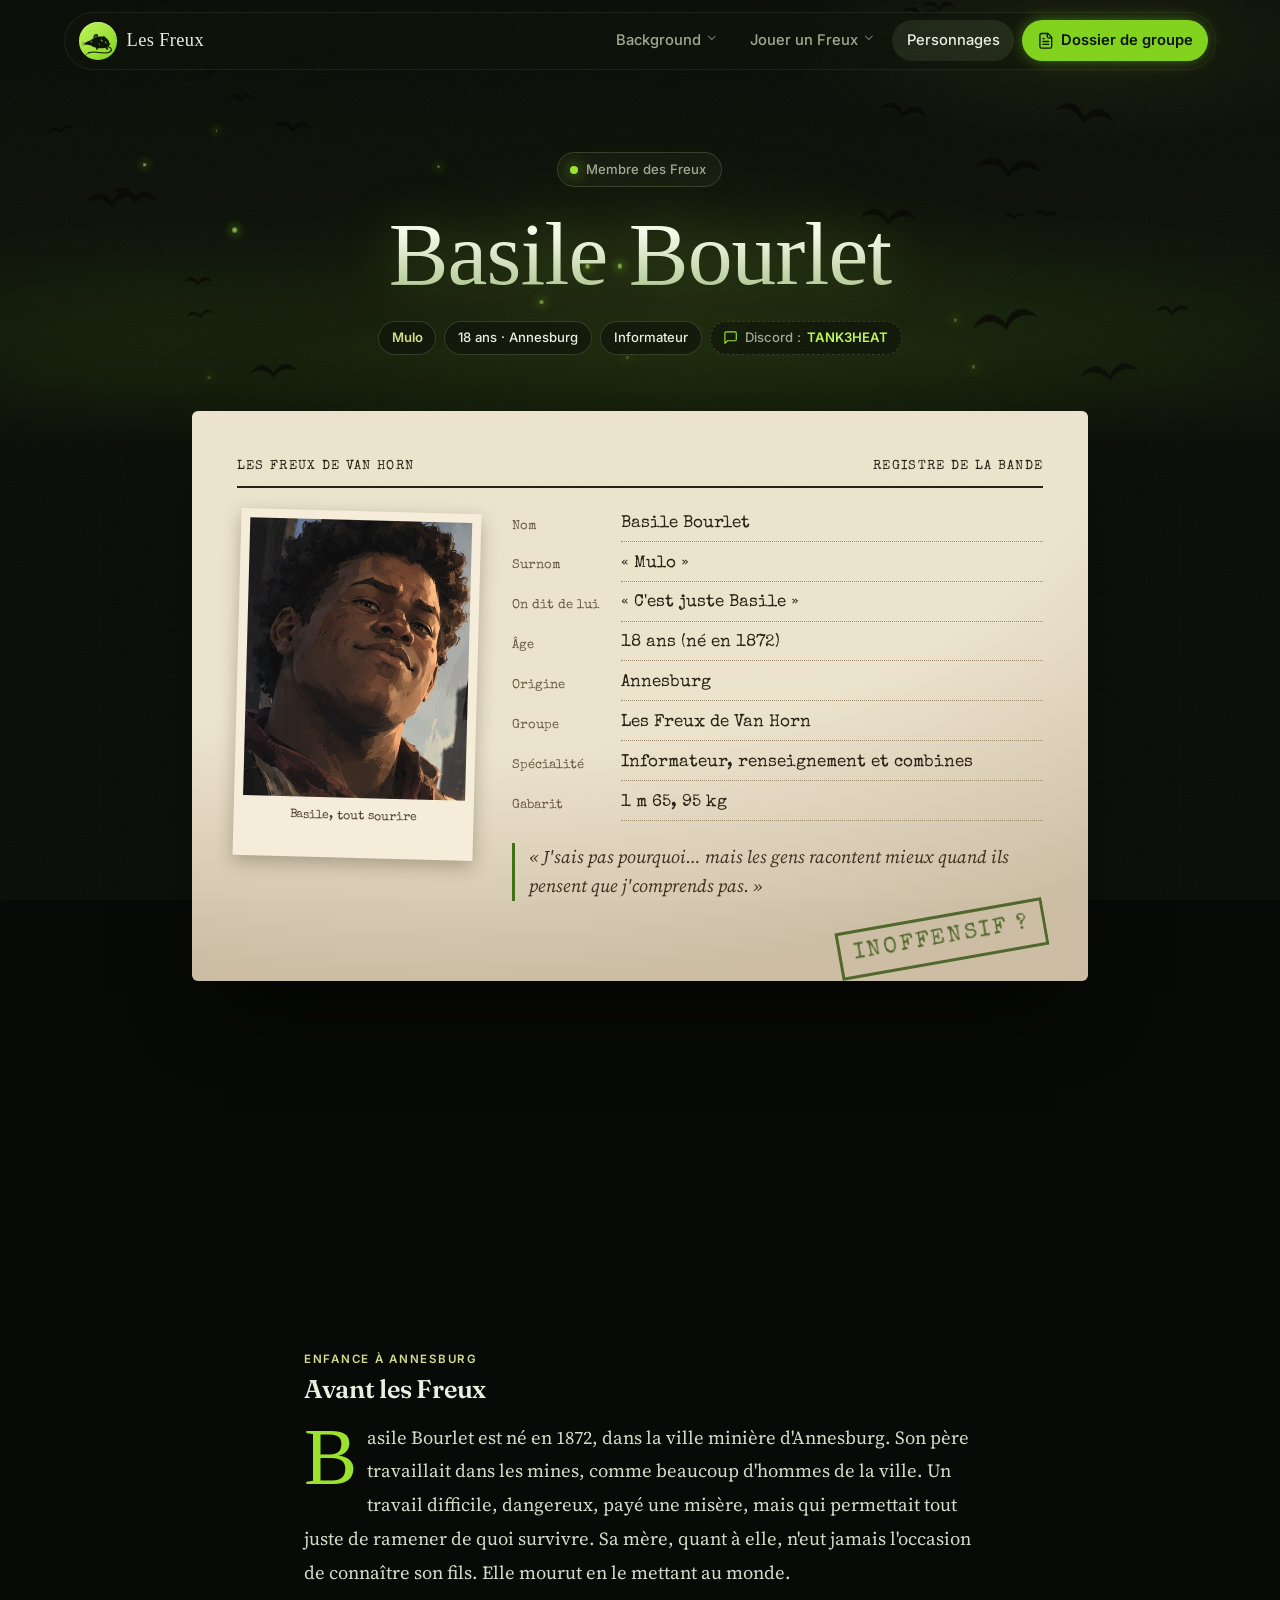
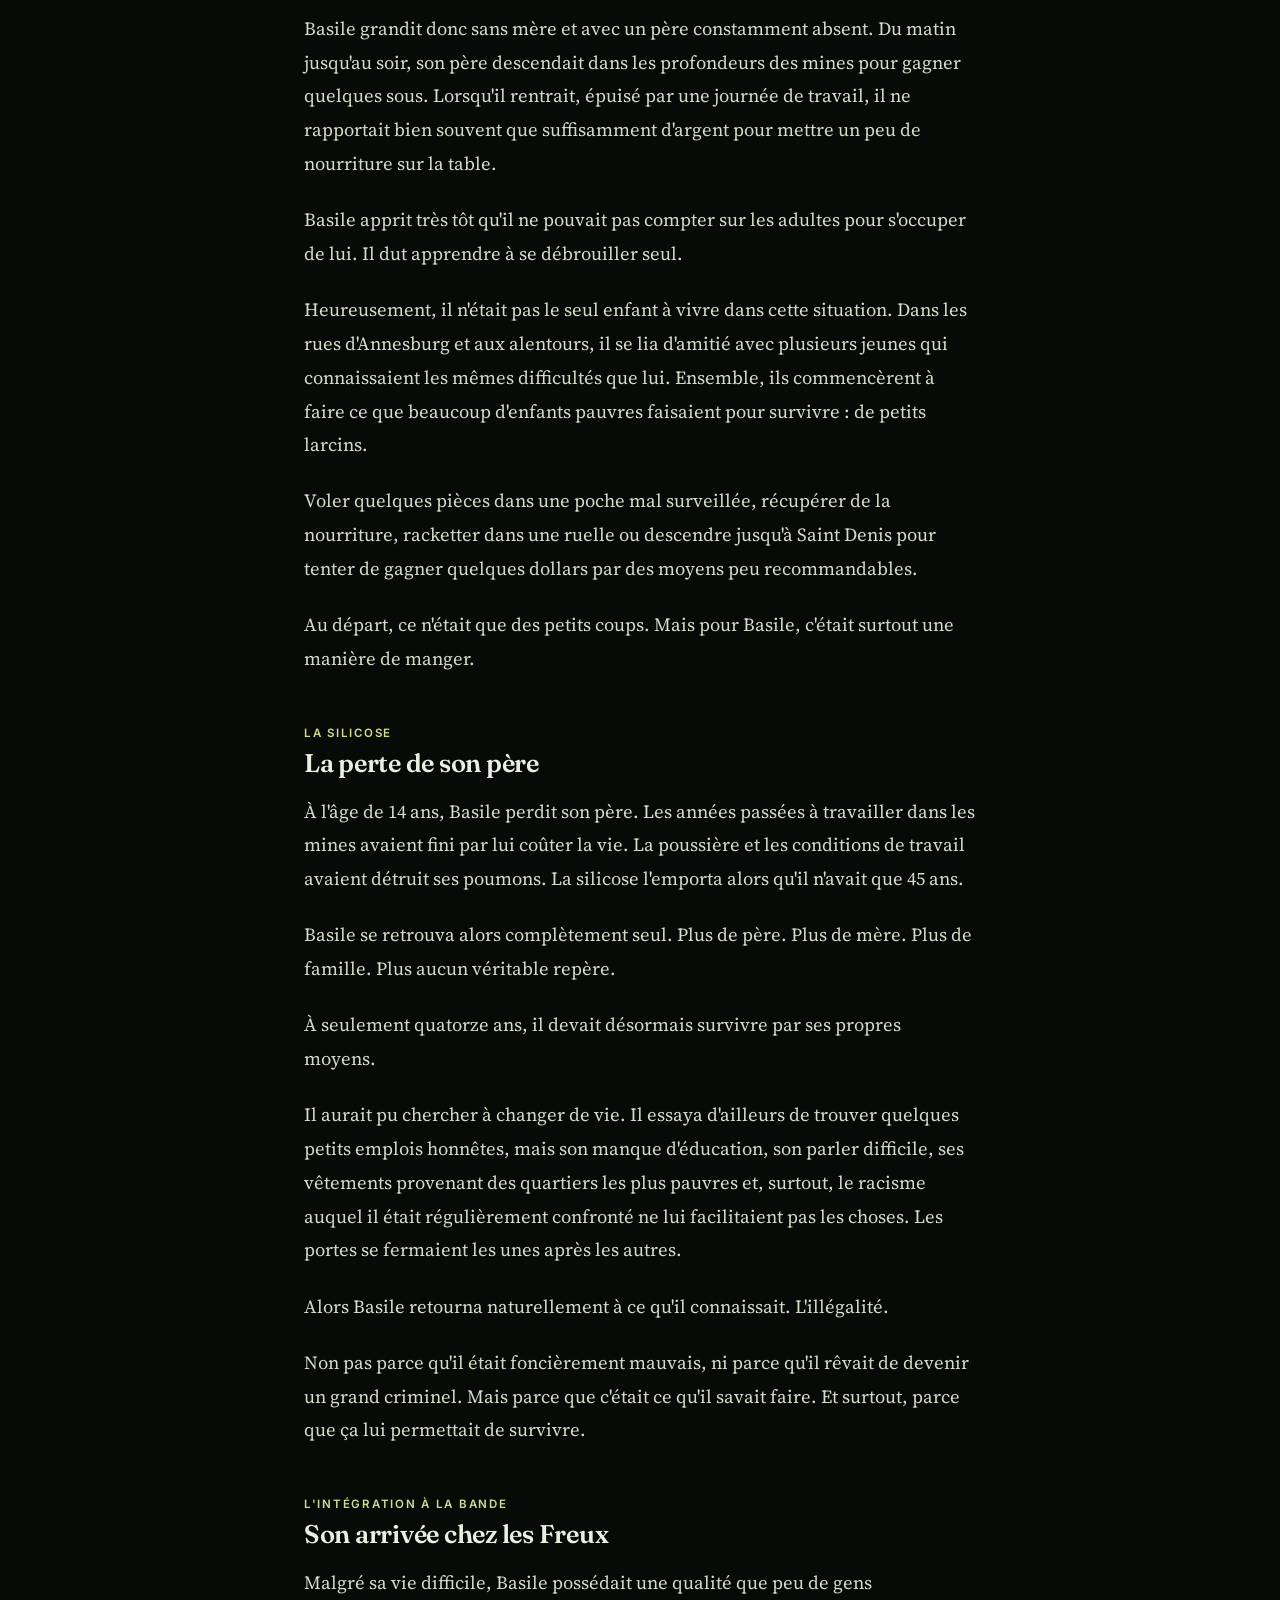
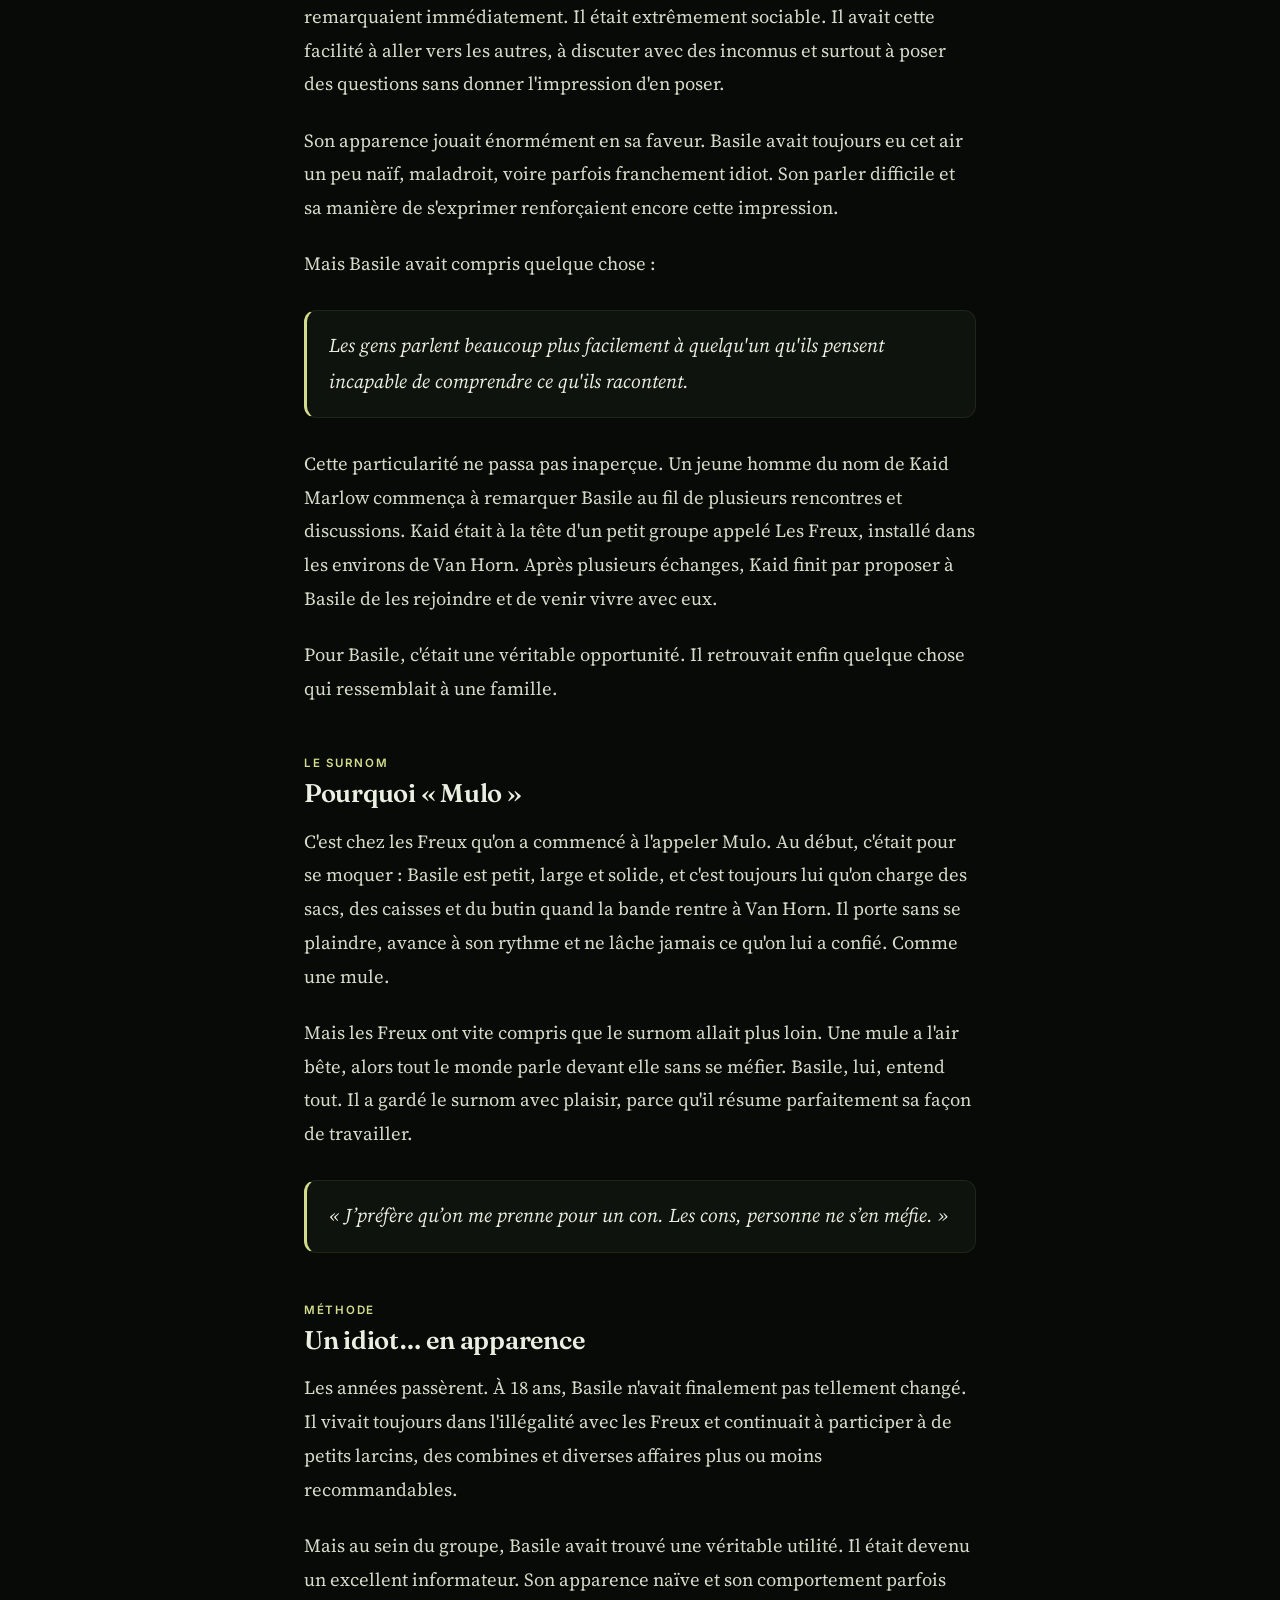
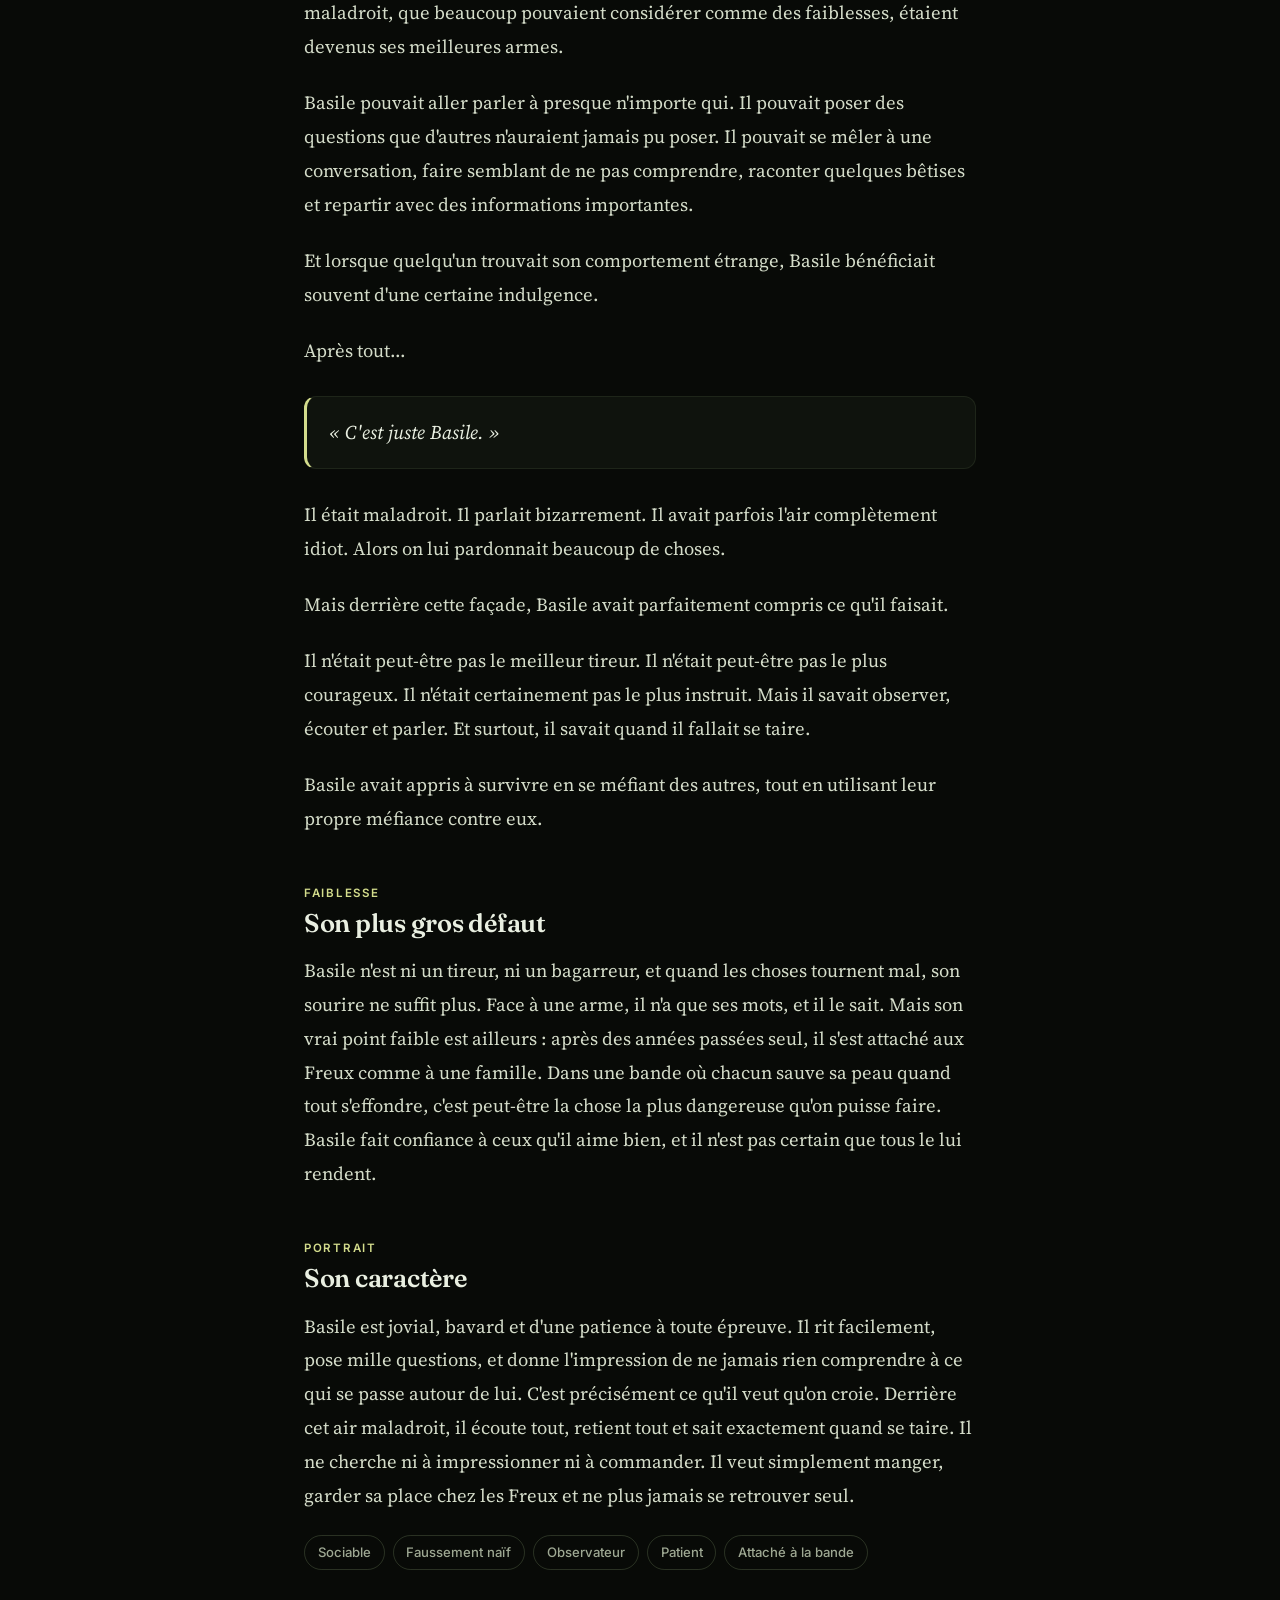
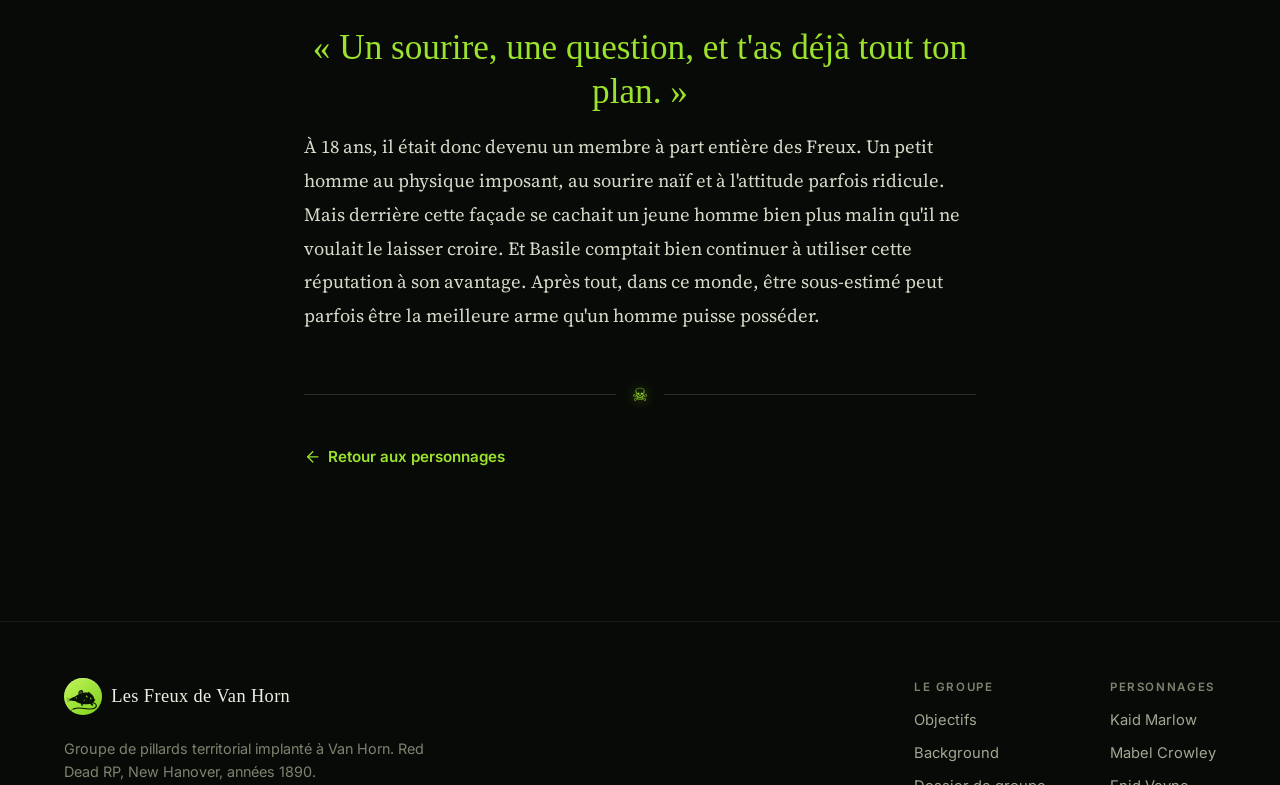
<file: bickle-duffy.html>
<!doctype html>
<html lang="fr">
<head>
<meta charset="utf-8">
<title>Basile Bourlet · Les Freux de Van Horn</title>
<meta http-equiv="refresh" content="0; url=basile-bourlet.html">
<link rel="canonical" href="basile-bourlet.html">
</head>
<body>
<p>Cette page a déménagé : <a href="basile-bourlet.html">Basile Bourlet</a>.</p>
</body>
</html>
</file>
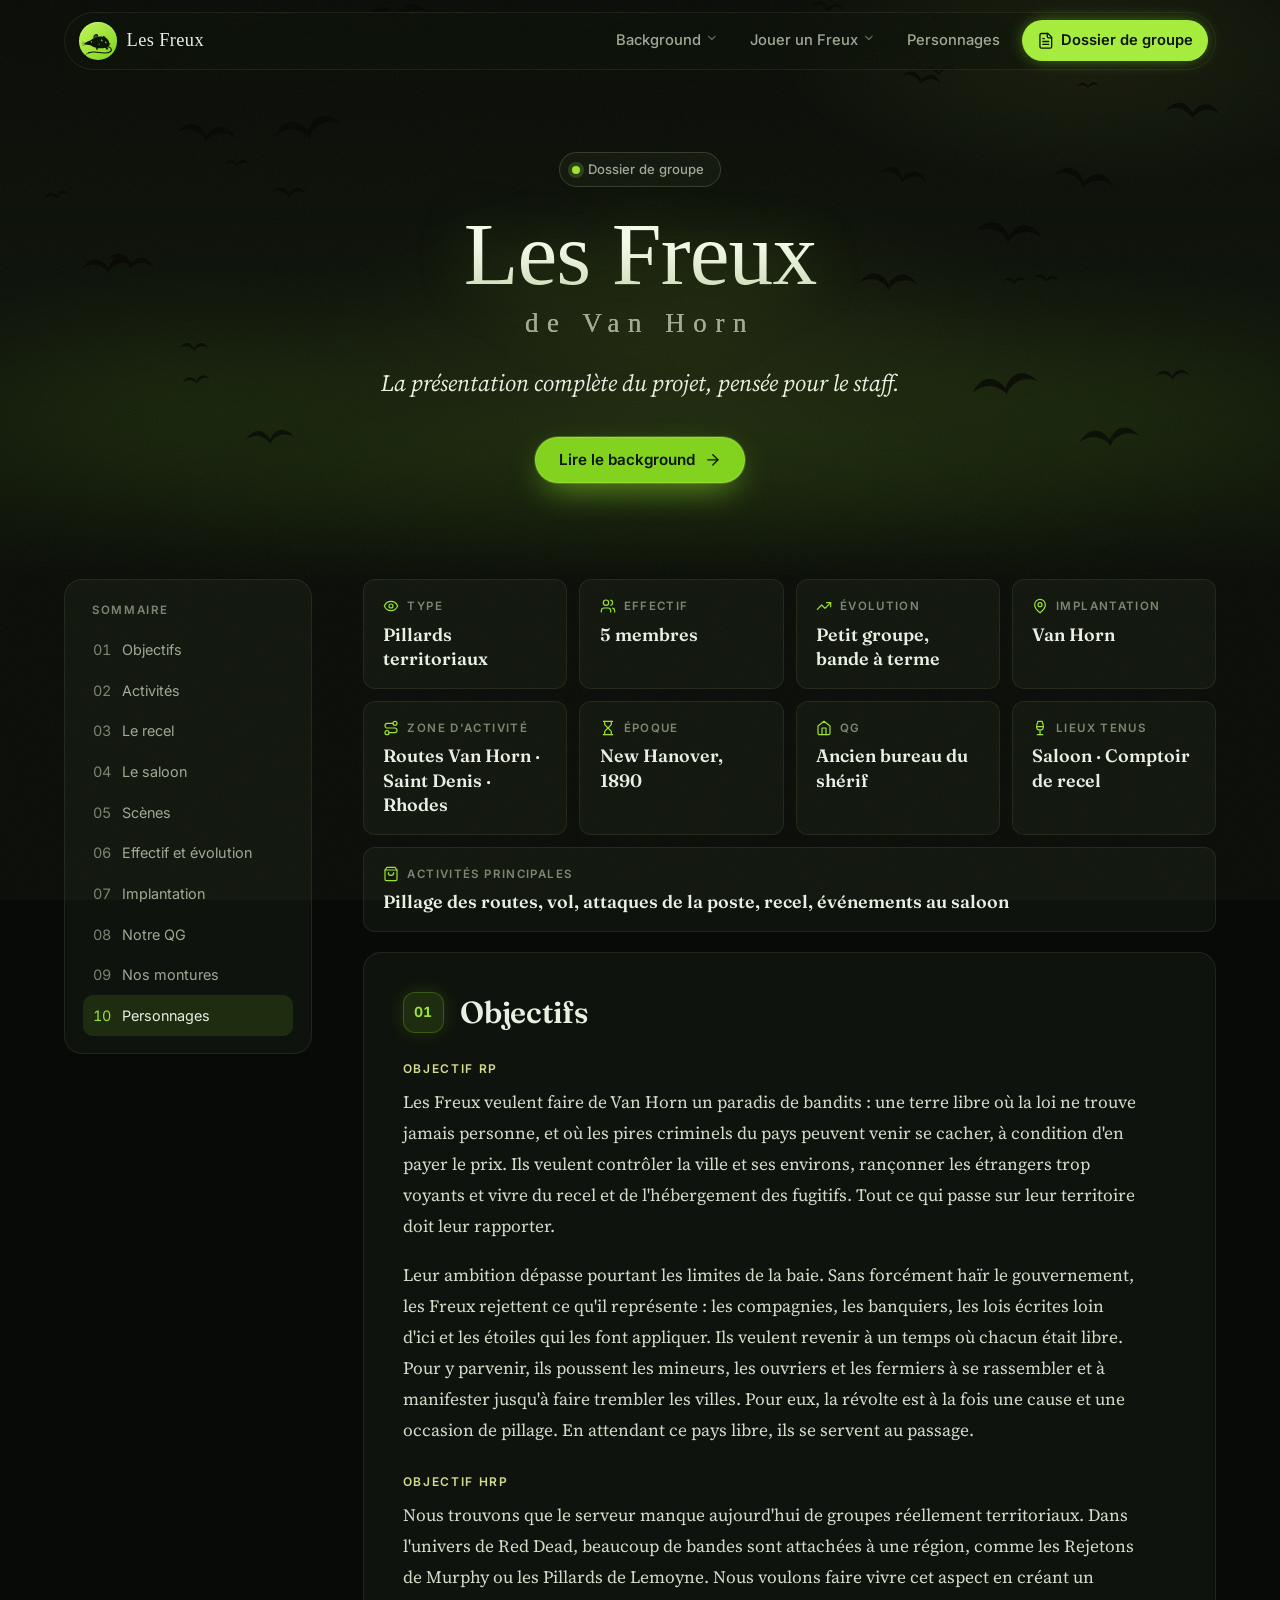
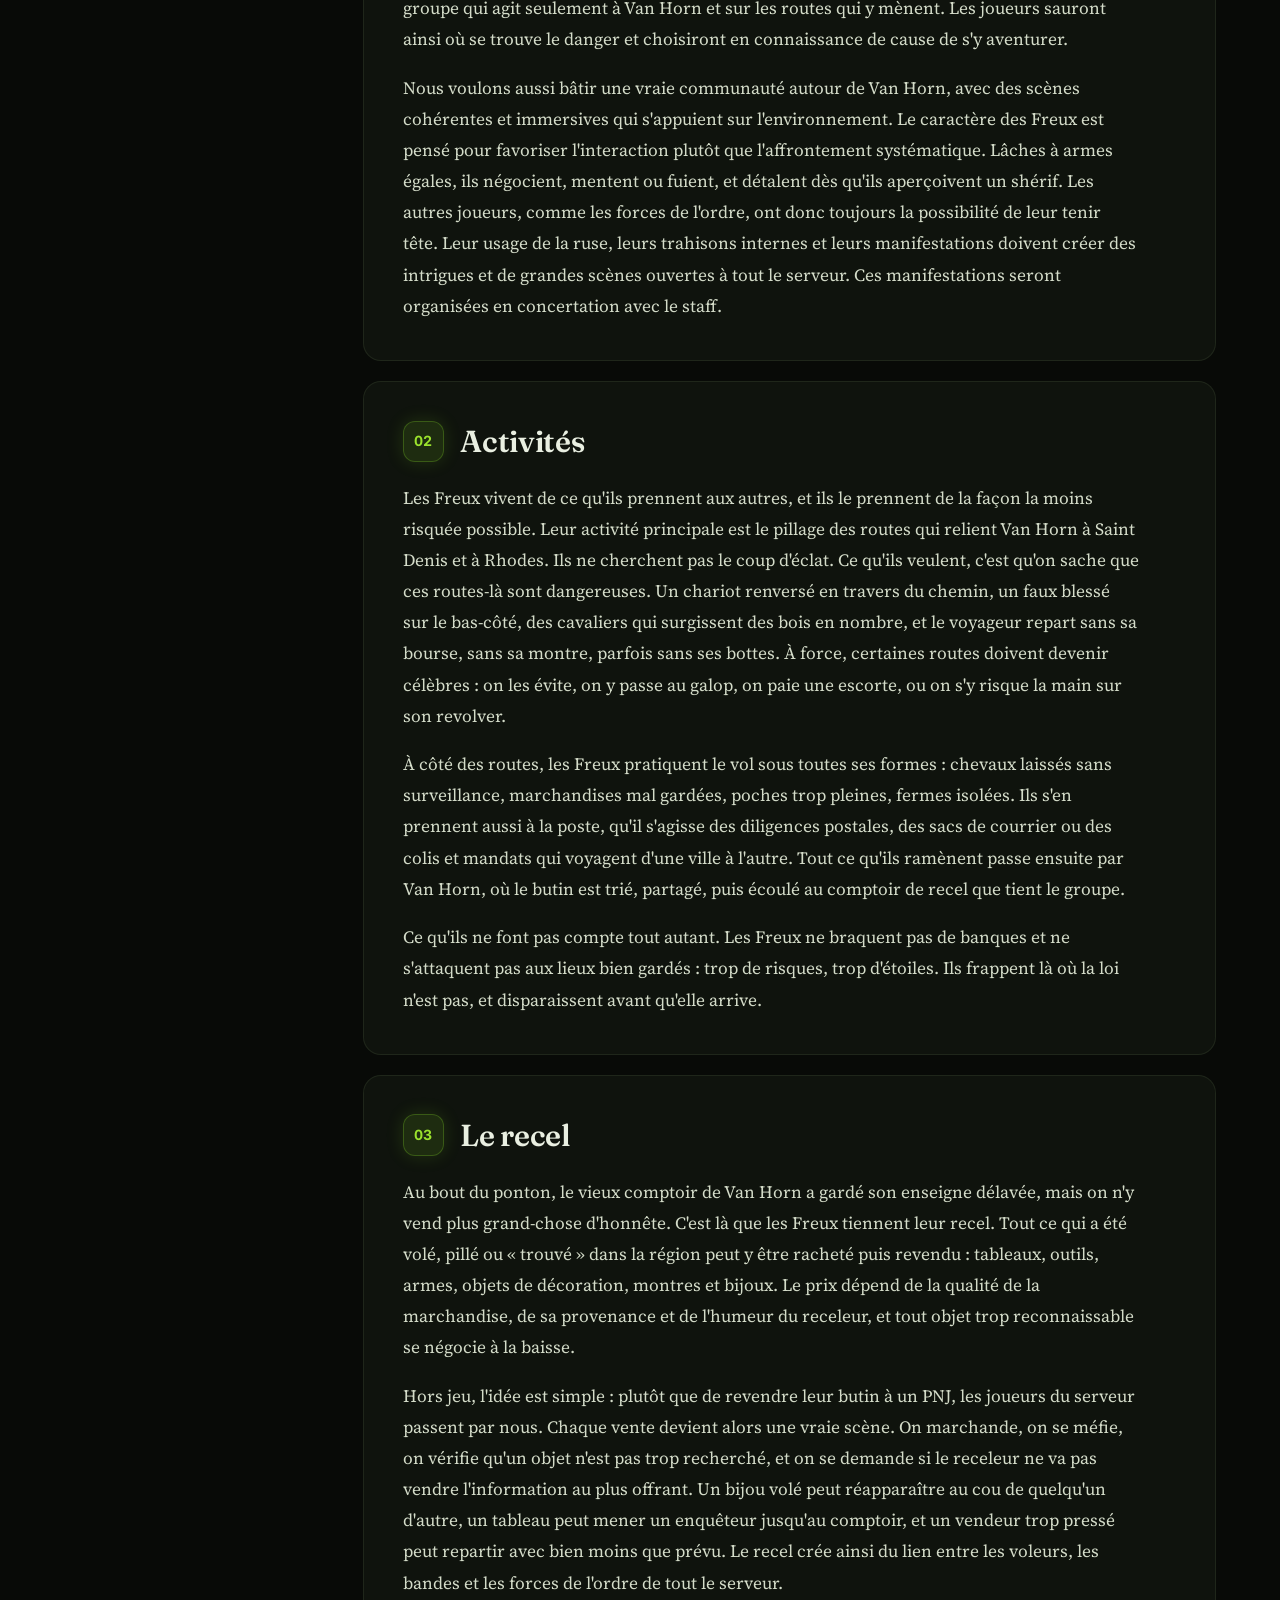
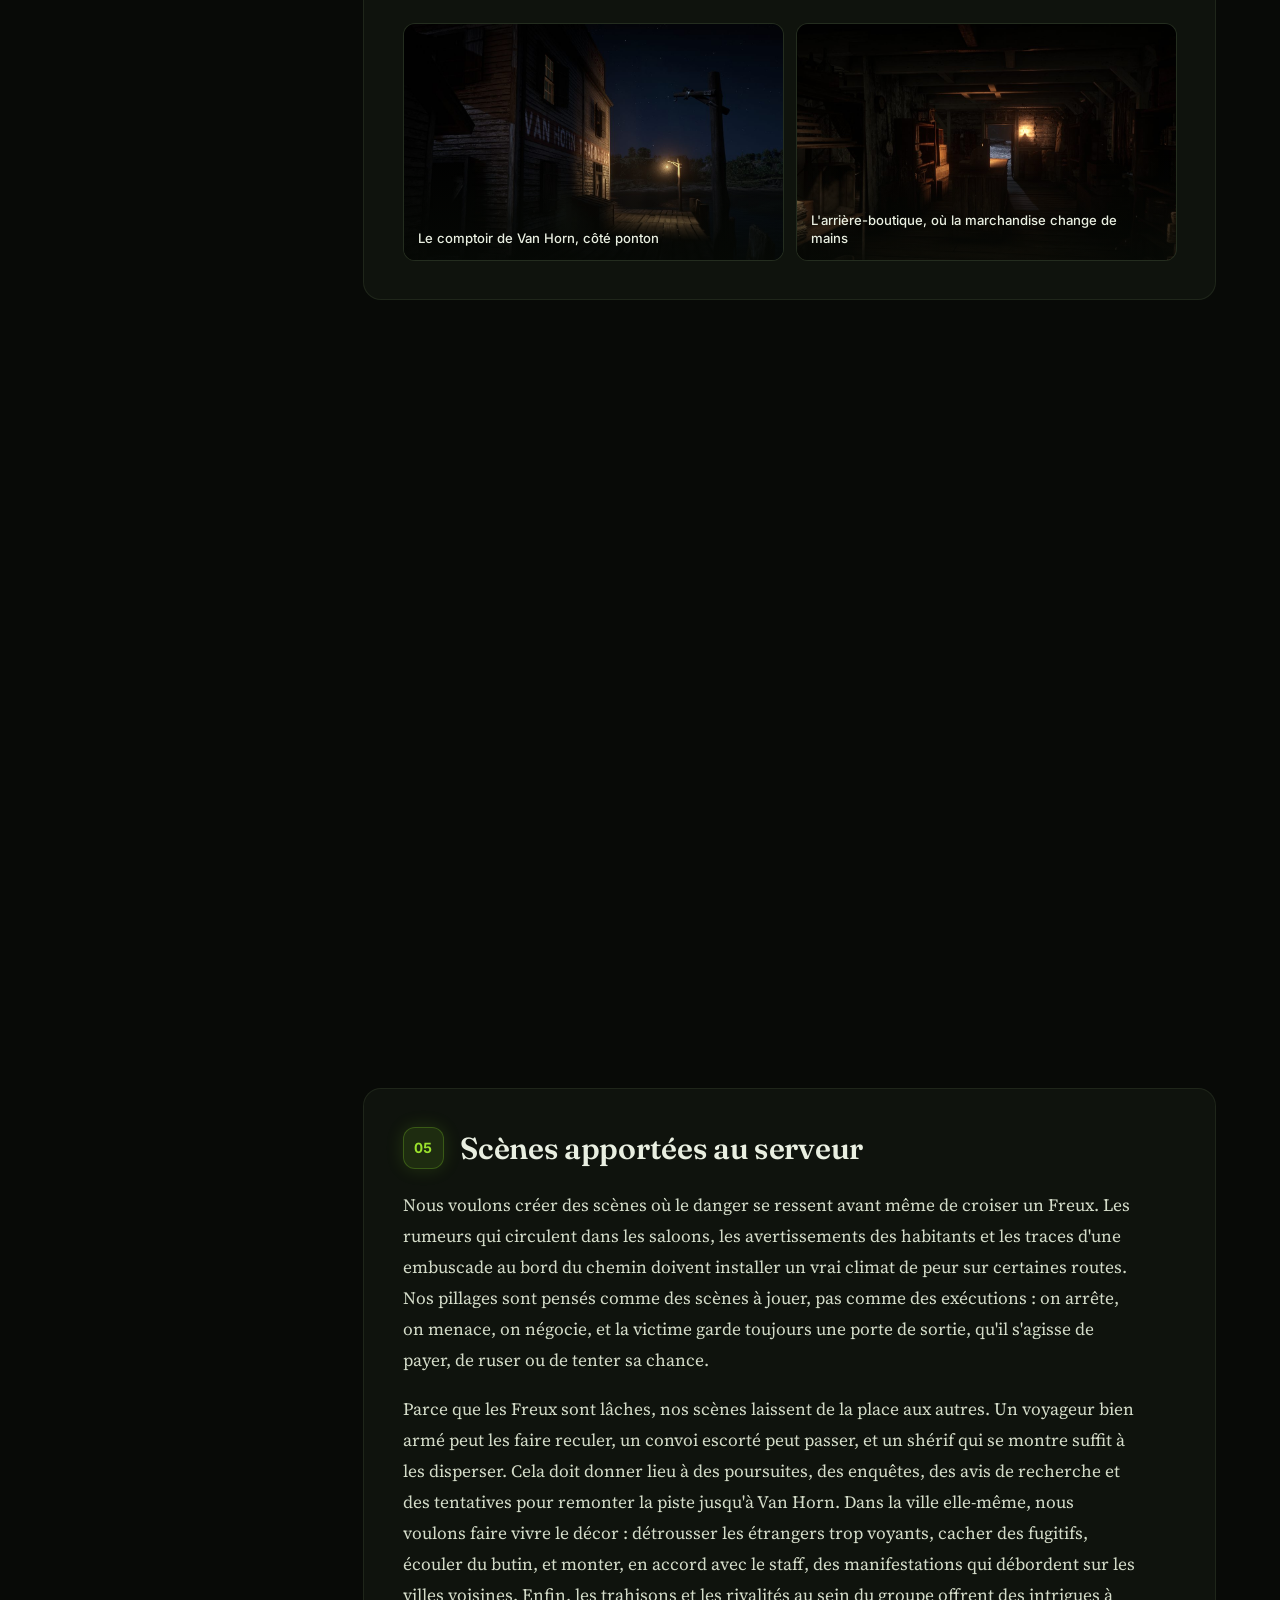
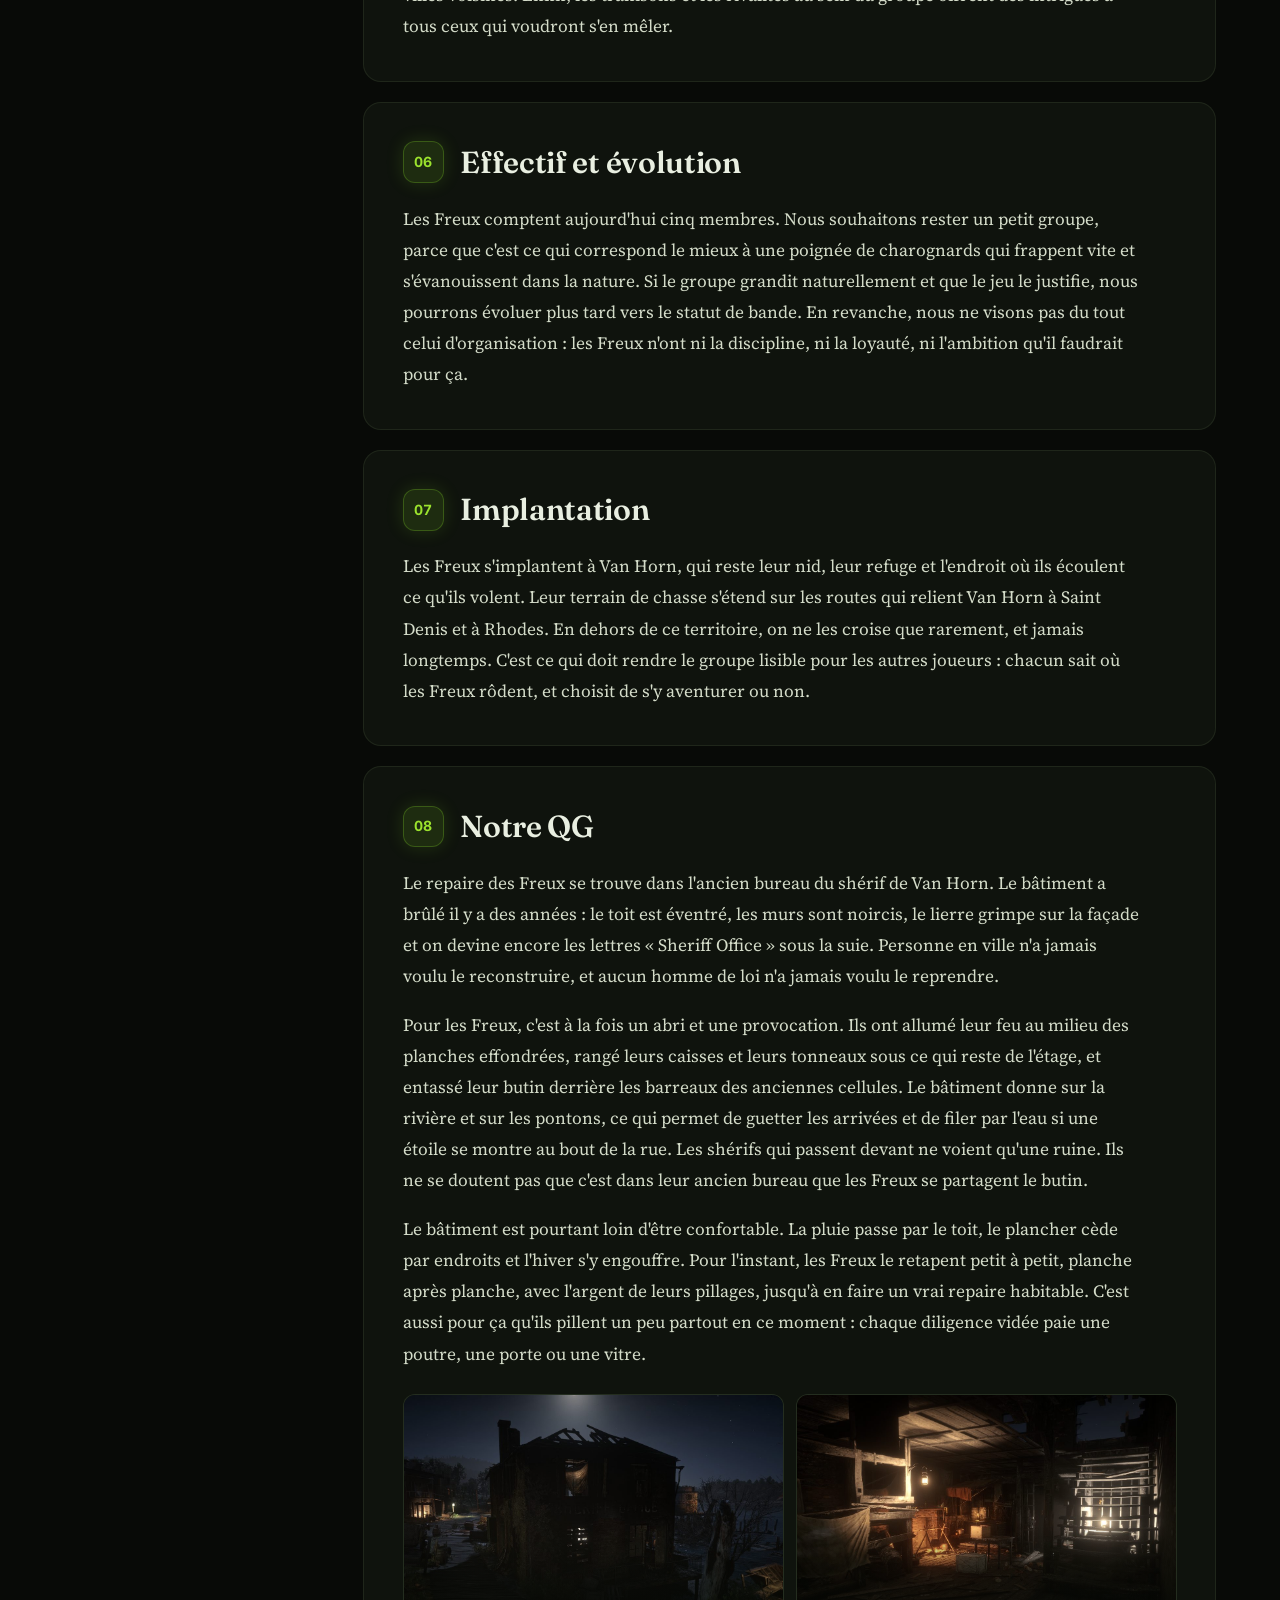
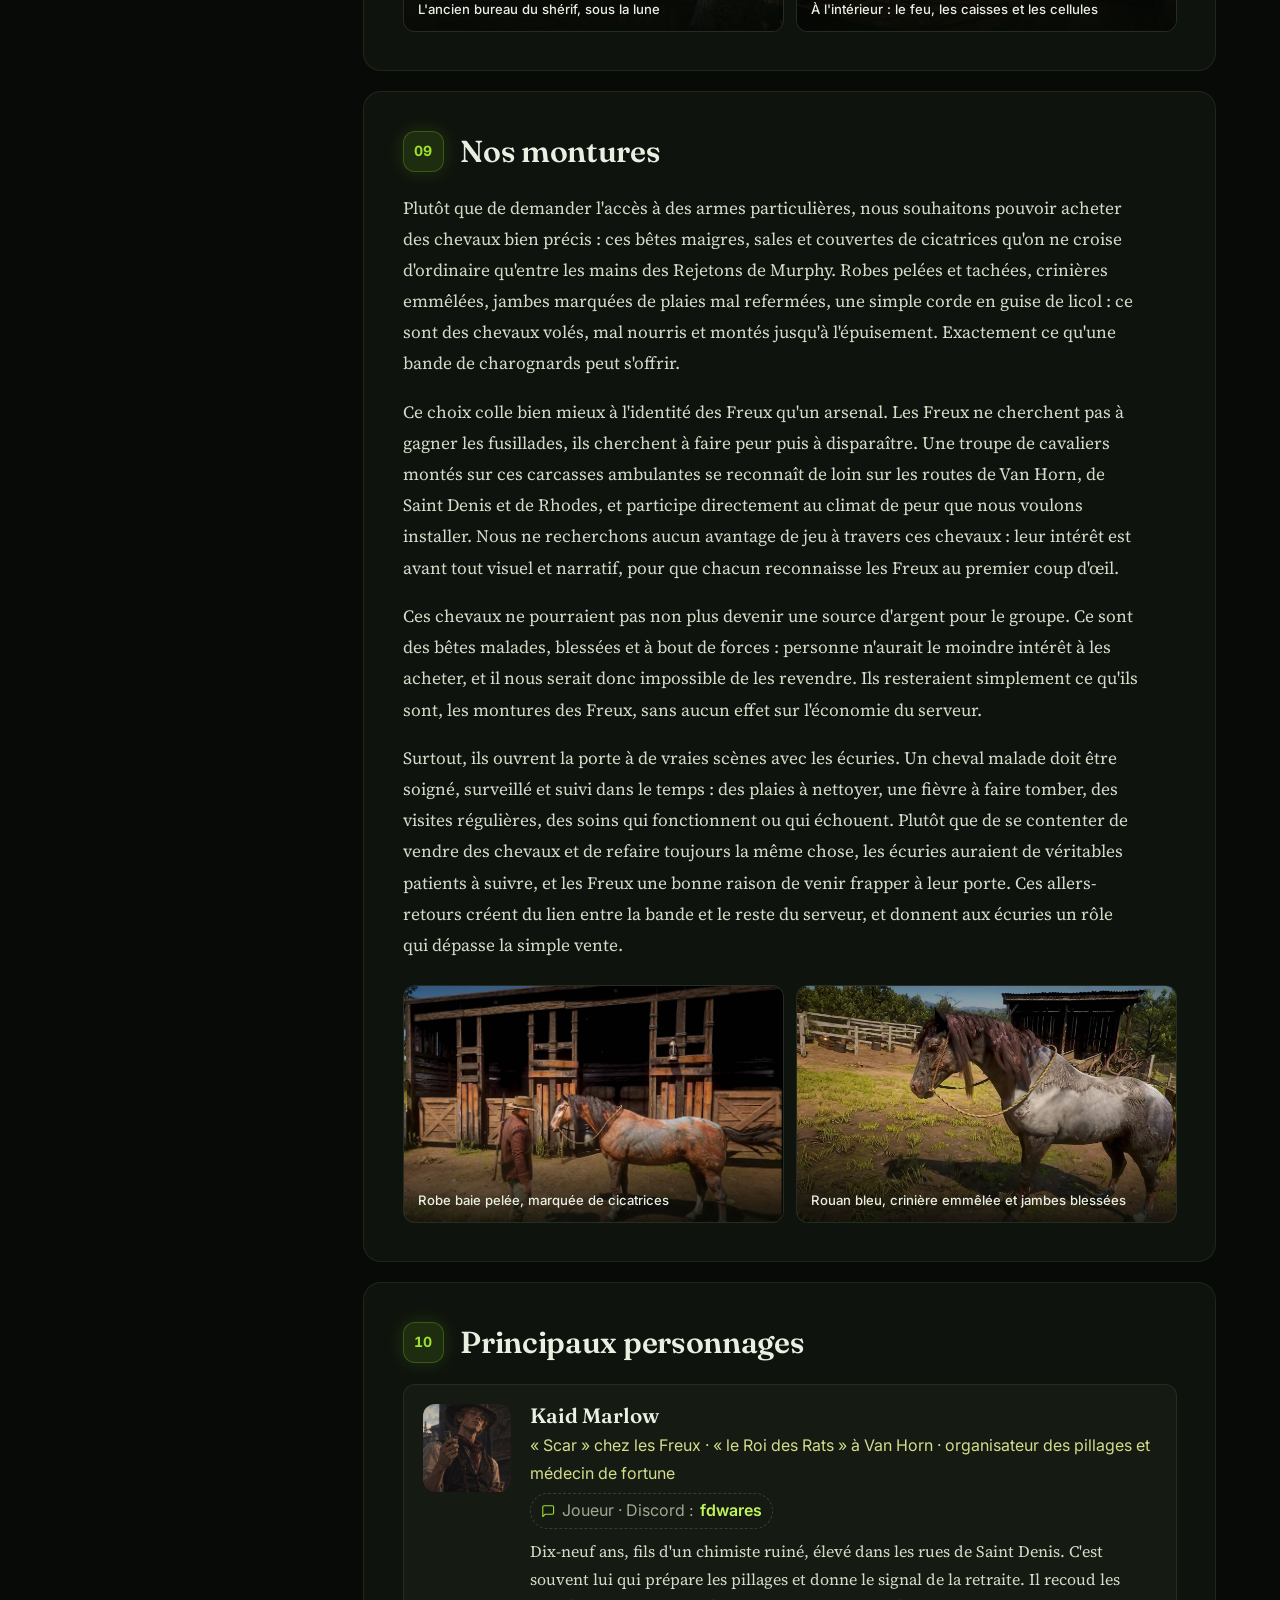
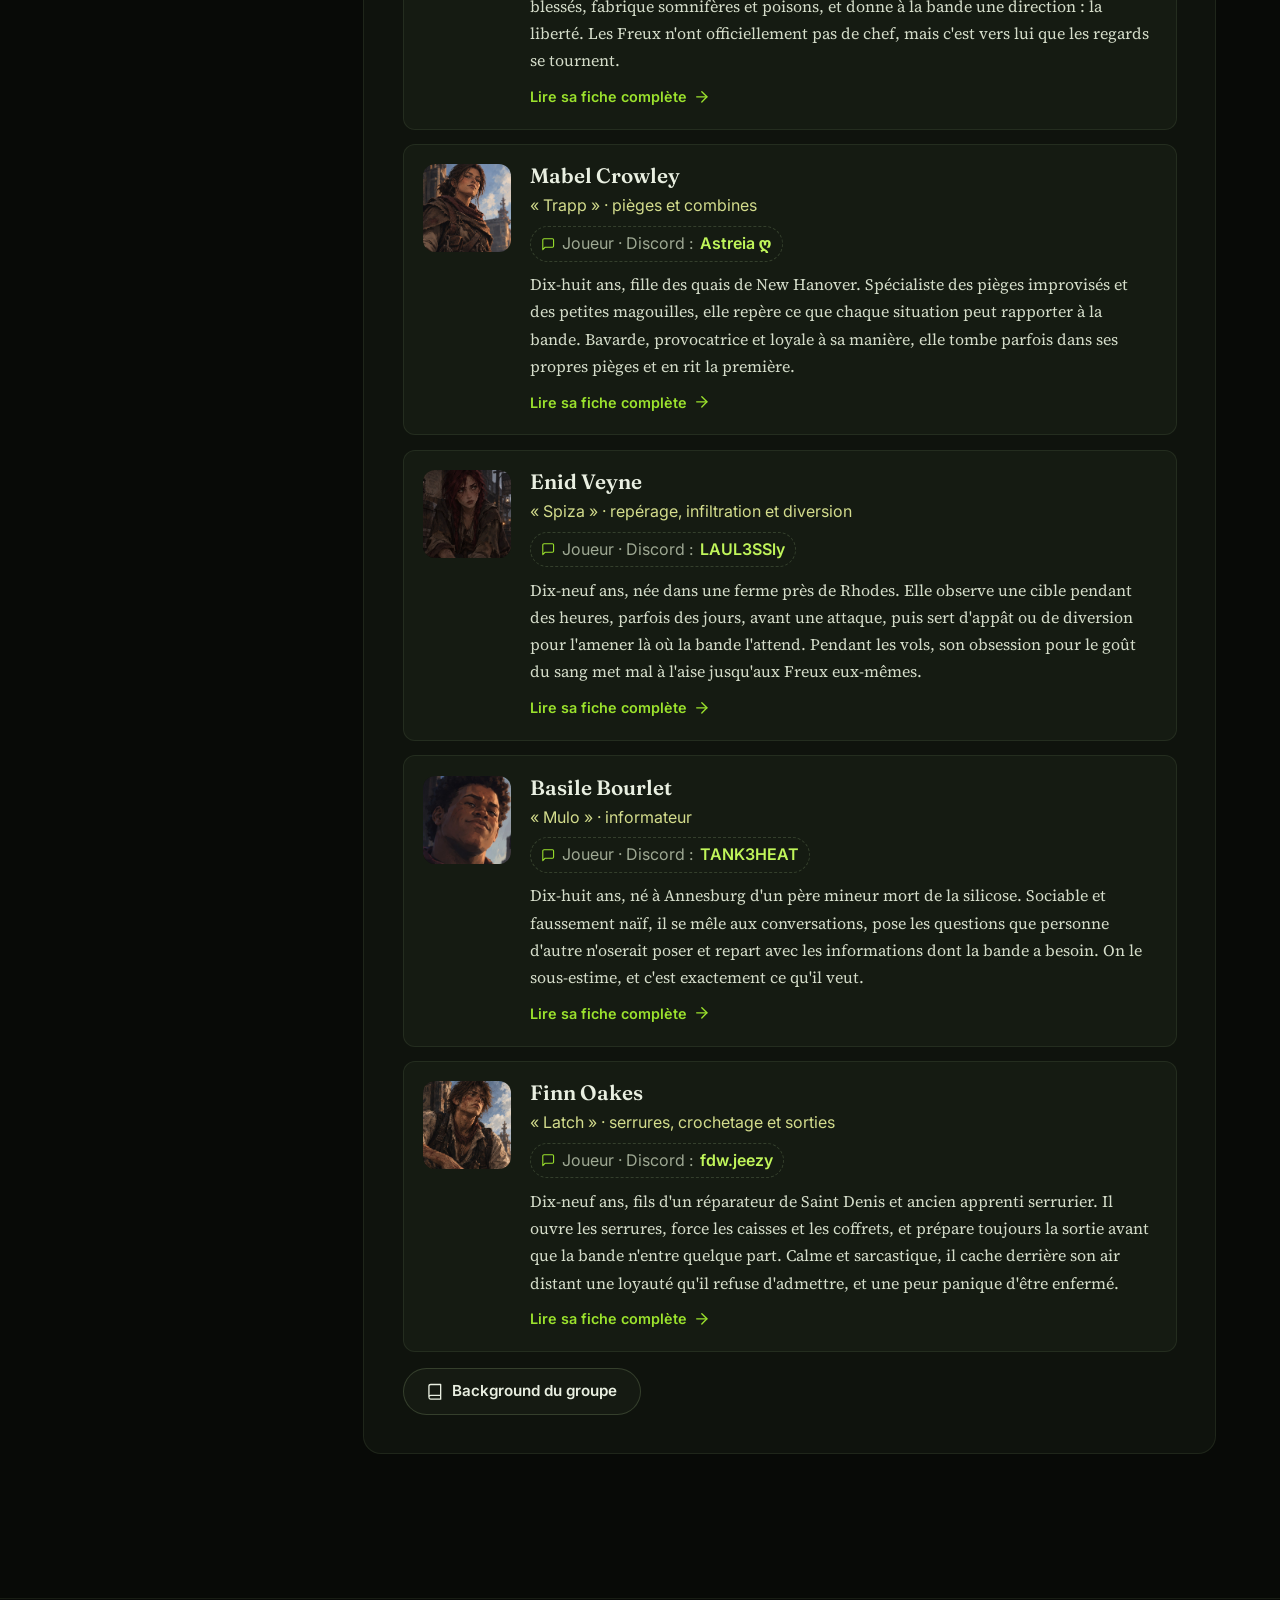
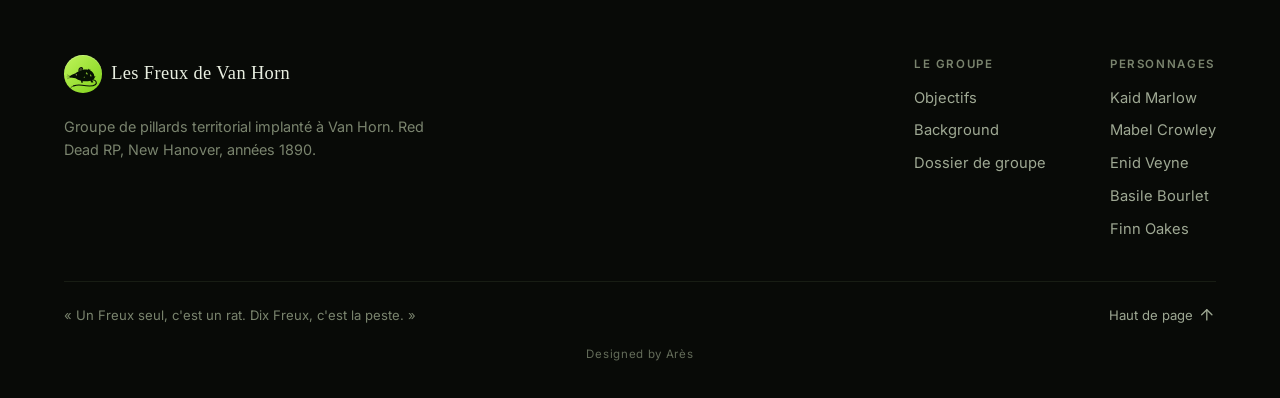
<file: dossier-groupe.html>
<!doctype html>
<html lang="fr">
<head>
<meta charset="utf-8">
<meta name="viewport" content="width=device-width, initial-scale=1">
<title>Dossier de groupe · Les Freux de Van Horn</title>
<meta name="description" content="Dossier de présentation des Freux de Van Horn : but du groupe, activités, scènes, effectif, implantation et principaux personnages.">
<meta name="theme-color" content="#080a07">
<script>document.documentElement.classList.add('js')</script>
<link rel="preconnect" href="https://fonts.googleapis.com">
<link rel="preconnect" href="https://fonts.gstatic.com" crossorigin>
<link href="https://fonts.googleapis.com/css2?family=Inter:wght@400;500;600;700&family=Fraunces:opsz,wght@9..144,500;9..144,600&family=Source+Serif+4:ital,opsz,wght@0,8..60,400;0,8..60,500;1,8..60,400&family=IM+Fell+English+SC&family=Special+Elite&display=swap" rel="stylesheet">
<link rel="stylesheet" href="style.css?v=12">
<link rel="icon" type="image/svg+xml" href="logo-freux.svg?v=2">
</head>
<body>
<header class="barre">
  <nav class="barre__inner" aria-label="Navigation principale">
    <a class="marque" href="index.html"><span class="marque__logo"><svg viewBox="0 0 64 64" aria-hidden="true"><g transform="translate(5.6 4) scale(0.84)"><path d="M51.6 45.4 C59 46.4 61 52.4 56.6 55.6 C51 59.6 40 58.4 30 56.6 C24 55.6 18.4 55.9 13 57.8" fill="none" stroke="#071004" stroke-width="2.3" stroke-linecap="round"/><path d="M13 57.8 C10.6 58.7 8.8 59.8 7.4 61" fill="none" stroke="#071004" stroke-width="1.2" stroke-linecap="round"/><path fill="#071004" fill-rule="evenodd" d="M3.5 40 C7 36.4 11.6 33.8 17 32.2 C19 29.8 21.8 28.4 24.6 28 C29.6 25.4 36.4 23.8 42 25.2 L43 22.6 L44.4 25.4 L46.2 23.2 L46.6 26.6 C51.4 28.8 54.6 33.4 54.8 38.8 L57.4 38.4 L55.4 41.2 C54.8 43.6 53 45.2 50.6 46 L53 51 L48.6 51.2 L47 47.2 C42 48.6 36 48.8 31 48.2 L31.6 51.6 L28.4 51.6 L27.8 47.6 C23.4 46.4 19.6 44.4 16.6 42.2 C12.6 41.8 7.6 41.6 3.5 40 Z M37.4 32 L39.6 29.8 L39.6 33.4 L42.2 32.2 L40.2 35.4 Z M45.6 36 L47.6 34 L47.8 37.4 L50 36.6 L48 39.4 Z M33 40.4 L35 38.8 L35 42 Z"/><path fill="#071004" d="M22.8 29 C21.4 23.8 24 19.6 28 19.4 C31.4 19.2 33 22.4 32 25.4 L30.4 24.8 L30.8 27.2 C29 28.8 25.4 29.8 22.8 29 Z"/><path fill="#e2f58a" fill-opacity=".28" d="M24.4 27.4 C23.6 24.2 25.2 21.6 27.8 21.4 C29.8 21.3 30.8 23 30.5 24.4 L29.4 24 L29.6 26.2 C28.2 27.2 26 27.8 24.4 27.4 Z"/><circle cx="18.4" cy="35.4" r="1.4" fill="#e2f58a" fill-opacity=".8"/><path d="M7 38.8 L0 35.6 M7.2 39.8 L-.6 39.6 M7 40.6 L.4 43.2" stroke="#071004" stroke-width=".6" stroke-linecap="round" fill="none"/></g></svg></span>Les Freux</a>
    <button class="barre__menu" type="button" aria-expanded="false" aria-controls="menu-principal" aria-label="Ouvrir le menu"><svg class="icone icone-ouvrir" viewBox="0 0 24 24" fill="none" stroke="currentColor" stroke-width="1.8" stroke-linecap="round" stroke-linejoin="round" aria-hidden="true"><path d="M4 6h16"/><path d="M4 12h16"/><path d="M4 18h16"/></svg><svg class="icone icone-fermer" viewBox="0 0 24 24" fill="none" stroke="currentColor" stroke-width="1.8" stroke-linecap="round" stroke-linejoin="round" aria-hidden="true"><path d="M18 6 6 18"/><path d="m6 6 12 12"/></svg></button>
    <div class="barre__liens" id="menu-principal">
      <div class="barre__groupe"><a href="index.html#background">Background<svg class="icone barre__chevron" viewBox="0 0 24 24" fill="none" stroke="currentColor" stroke-width="2" stroke-linecap="round" stroke-linejoin="round" aria-hidden="true"><path d="m6 9 6 6 6-6"/></svg></a><div class="barre__sous"><a href="index.html#frise">Frise chronologique</a></div></div>
      <div class="barre__groupe"><a href="index.html#jouer">Jouer un Freux<svg class="icone barre__chevron" viewBox="0 0 24 24" fill="none" stroke="currentColor" stroke-width="2" stroke-linecap="round" stroke-linejoin="round" aria-hidden="true"><path d="m6 9 6 6 6-6"/></svg></a><div class="barre__sous"><a href="index.html#liens">Les liens entre les Freux</a><a href="roue.html">La roue des Freux</a></div></div>
      <a href="index.html#personnages">Personnages</a>
      <div class="barre__groupe barre__groupe--droite"><a class="barre__cta" href="dossier-groupe.html" aria-current="page"><svg class="icone" viewBox="0 0 24 24" fill="none" stroke="currentColor" stroke-width="1.8" stroke-linecap="round" stroke-linejoin="round" aria-hidden="true"><path d="M15 2H6a2 2 0 0 0-2 2v16a2 2 0 0 0 2 2h12a2 2 0 0 0 2-2V7Z"/><path d="M14 2v4a2 2 0 0 0 2 2h4"/><path d="M10 9H8"/><path d="M16 13H8"/><path d="M16 17H8"/></svg>Dossier de groupe</a><div class="barre__sous"><a href="dossier-groupe.html#objectifs">Objectifs</a></div></div>
    </div>
  </nav>
</header>

<main id="haut">

  <section class="hero hero--page">
    <svg class="hero__nuee" viewBox="0 0 1200 800" preserveAspectRatio="xMidYMid slice" aria-hidden="true">
    <defs>
      <path id="freux" fill="currentColor" d="M-20 2 C-14 -6 -7 -7 -1 1 L0 3 L1 1 C7 -7 14 -6 20 2 C13 -2 6 -1 1 5 L0 7 L-1 5 C-6 -1 -13 -2 -20 2Z"/>
    </defs>
    <g>
      <use href="#freux" transform="translate(150 186) rotate(-12) scale(1.22)"/>
      <use href="#freux" transform="translate(222 281) rotate(0) scale(0.56)"/>
      <use href="#freux" transform="translate(53 311) rotate(-11) scale(0.58)"/>
      <use href="#freux" transform="translate(184 484) rotate(-8) scale(0.64)"/>
      <use href="#freux" transform="translate(253 537) rotate(-3) scale(1.13)"/>
      <use href="#freux" transform="translate(372 140) rotate(-6) scale(1.44)"/>
      <use href="#freux" transform="translate(89 172) rotate(9) scale(0.84)"/>
      <use href="#freux" transform="translate(101 376) rotate(-4) scale(1.20)"/>
      <use href="#freux" transform="translate(226 148) rotate(-8) scale(0.57)"/>
      <use href="#freux" transform="translate(271 308) rotate(2) scale(0.85)"/>
      <use href="#freux" transform="translate(194 252) rotate(6) scale(1.37)"/>
      <use href="#freux" transform="translate(123 373) rotate(11) scale(1.08)"/>
      <use href="#freux" transform="translate(288 247) rotate(-11) scale(1.58)"/>
      <use href="#freux" transform="translate(182 453) rotate(0) scale(0.67)"/>
      <use href="#freux" transform="translate(607 114) rotate(-12) scale(0.65)"/>
      <use href="#freux" transform="translate(553 88) rotate(4) scale(0.40)"/>
      <use href="#freux" transform="translate(407 48) rotate(-9) scale(0.44)"/>
      <use href="#freux" transform="translate(530 46) rotate(-10) scale(0.35)"/>
    </g>
    <g>
      <use href="#freux" transform="translate(833 391) rotate(2) scale(1.34)"/>
      <use href="#freux" transform="translate(1118 231) rotate(3) scale(1.26)"/>
      <use href="#freux" transform="translate(1017 295) rotate(12) scale(1.42)"/>
      <use href="#freux" transform="translate(981 389) rotate(6) scale(0.57)"/>
      <use href="#freux" transform="translate(1040 537) rotate(-6) scale(1.40)"/>
      <use href="#freux" transform="translate(951 391) rotate(-1) scale(0.52)"/>
      <use href="#freux" transform="translate(877 143) rotate(8) scale(0.56)"/>
      <use href="#freux" transform="translate(864 201) rotate(10) scale(0.93)"/>
      <use href="#freux" transform="translate(847 292) rotate(11) scale(1.10)"/>
      <use href="#freux" transform="translate(1099 479) rotate(-2) scale(0.81)"/>
      <use href="#freux" transform="translate(942 488) rotate(-10) scale(1.55)"/>
      <use href="#freux" transform="translate(880 194) rotate(0) scale(0.76)"/>
      <use href="#freux" transform="translate(1020 208) rotate(-2) scale(0.50)"/>
      <use href="#freux" transform="translate(946 345) rotate(5) scale(1.55)"/>
      <use href="#freux" transform="translate(776 134) rotate(8) scale(0.74)"/>
      <use href="#freux" transform="translate(425 84) rotate(10) scale(0.36)"/>
      <use href="#freux" transform="translate(650 58) rotate(-4) scale(0.46)"/>
      <use href="#freux" transform="translate(540 55) rotate(14) scale(0.73)"/>
    </g>
  </svg>
    <div class="hero__contenu">
      <p class="pastille"><span class="pastille__point"></span>Dossier de groupe</p>
      <h1 class="hero__titre">Les Freux <span>de Van Horn</span></h1>
      <p class="hero__accroche">La présentation complète du projet, pensée pour le staff.</p>
      <div class="hero__actions">
        <a class="bouton bouton--plein" href="index.html#background">Lire le background <svg class="icone" viewBox="0 0 24 24" fill="none" stroke="currentColor" stroke-width="1.8" stroke-linecap="round" stroke-linejoin="round" aria-hidden="true"><path d="M5 12h14"/><path d="m12 5 7 7-7 7"/></svg></a>
      </div>
    </div>
  </section>

  <section class="section section--serree">
    <div class="dossier-page">

      <nav class="sommaire" aria-label="Sommaire">
        <p class="sommaire__titre">Sommaire</p>
        <ol>
          <li><a href="#objectifs">Objectifs</a></li>
          <li><a href="#activites">Activités</a></li>
          <li><a href="#recel">Le recel</a></li>
          <li><a href="#saloon">Le saloon</a></li>
          <li><a href="#scenes">Scènes</a></li>
          <li><a href="#effectif">Effectif et évolution</a></li>
          <li><a href="#implantation">Implantation</a></li>
          <li><a href="#qg">Notre QG</a></li>
          <li><a href="#montures">Nos montures</a></li>
          <li><a href="#personnages">Personnages</a></li>
        </ol>
      </nav>

      <div>
        <div class="stats" data-reveal>
          <div class="stat"><div class="stat__tete"><svg class="icone" viewBox="0 0 24 24" fill="none" stroke="currentColor" stroke-width="1.8" stroke-linecap="round" stroke-linejoin="round" aria-hidden="true"><path d="M2 12s3-7 10-7 10 7 10 7-3 7-10 7-10-7-10-7Z"/><circle cx="12" cy="12" r="3"/></svg>Type</div><p class="stat__valeur">Pillards territoriaux</p></div>
          <div class="stat"><div class="stat__tete"><svg class="icone" viewBox="0 0 24 24" fill="none" stroke="currentColor" stroke-width="1.8" stroke-linecap="round" stroke-linejoin="round" aria-hidden="true"><path d="M16 21v-2a4 4 0 0 0-4-4H6a4 4 0 0 0-4 4v2"/><circle cx="9" cy="7" r="4"/><path d="M22 21v-2a4 4 0 0 0-3-3.87"/><path d="M16 3.13a4 4 0 0 1 0 7.75"/></svg>Effectif</div><p class="stat__valeur">5 membres</p></div>
          <div class="stat"><div class="stat__tete"><svg class="icone" viewBox="0 0 24 24" fill="none" stroke="currentColor" stroke-width="1.8" stroke-linecap="round" stroke-linejoin="round" aria-hidden="true"><path d="m22 7-8.5 8.5-5-5L2 17"/><path d="M16 7h6v6"/></svg>Évolution</div><p class="stat__valeur">Petit groupe, bande à terme</p></div>
          <div class="stat"><div class="stat__tete"><svg class="icone" viewBox="0 0 24 24" fill="none" stroke="currentColor" stroke-width="1.8" stroke-linecap="round" stroke-linejoin="round" aria-hidden="true"><path d="M20 10c0 6-8 12-8 12s-8-6-8-12a8 8 0 0 1 16 0Z"/><circle cx="12" cy="10" r="3"/></svg>Implantation</div><p class="stat__valeur">Van Horn</p></div>
          <div class="stat"><div class="stat__tete"><svg class="icone" viewBox="0 0 24 24" fill="none" stroke="currentColor" stroke-width="1.8" stroke-linecap="round" stroke-linejoin="round" aria-hidden="true"><circle cx="6" cy="19" r="3"/><path d="M9 19h8.5a3.5 3.5 0 0 0 0-7h-11a3.5 3.5 0 0 1 0-7H15"/><circle cx="18" cy="5" r="3"/></svg>Zone d'activité</div><p class="stat__valeur">Routes Van Horn · Saint Denis · Rhodes</p></div>
          <div class="stat"><div class="stat__tete"><svg class="icone" viewBox="0 0 24 24" fill="none" stroke="currentColor" stroke-width="1.8" stroke-linecap="round" stroke-linejoin="round" aria-hidden="true"><path d="M5 22h14"/><path d="M5 2h14"/><path d="M17 22v-4.17a2 2 0 0 0-.59-1.42L12 12l-4.41 4.41A2 2 0 0 0 7 17.83V22"/><path d="M7 2v4.17a2 2 0 0 0 .59 1.42L12 12l4.41-4.41A2 2 0 0 0 17 6.17V2"/></svg>Époque</div><p class="stat__valeur">New Hanover, 1890</p></div>
          <div class="stat"><div class="stat__tete"><svg class="icone" viewBox="0 0 24 24" fill="none" stroke="currentColor" stroke-width="1.8" stroke-linecap="round" stroke-linejoin="round" aria-hidden="true"><path d="m3 9 9-7 9 7v11a2 2 0 0 1-2 2H5a2 2 0 0 1-2-2z"/><path d="M9 22V12h6v10"/></svg>QG</div><p class="stat__valeur">Ancien bureau du shérif</p></div>
          <div class="stat"><div class="stat__tete"><svg class="icone" viewBox="0 0 24 24" fill="none" stroke="currentColor" stroke-width="1.8" stroke-linecap="round" stroke-linejoin="round" aria-hidden="true"><path d="M8 22h8"/><path d="M7 10h10"/><path d="M12 15v7"/><path d="M12 15a5 5 0 0 0 5-5c0-2-.5-4-2-8H9c-1.5 4-2 6-2 8a5 5 0 0 0 5 5Z"/></svg>Lieux tenus</div><p class="stat__valeur">Saloon · Comptoir de recel</p></div>
          <div class="stat stat--large"><div class="stat__tete"><svg class="icone" viewBox="0 0 24 24" fill="none" stroke="currentColor" stroke-width="1.8" stroke-linecap="round" stroke-linejoin="round" aria-hidden="true"><path d="M6 2 3 6v14a2 2 0 0 0 2 2h14a2 2 0 0 0 2-2V6l-3-4Z"/><path d="M3 6h18"/><path d="M16 10a4 4 0 0 1-8 0"/></svg>Activités principales</div><p class="stat__valeur">Pillage des routes, vol, attaques de la poste, recel, événements au saloon</p></div>
        </div>

        <section class="panneau" id="objectifs" data-reveal>
          <div class="panneau__tete"><span class="panneau__num">01</span><h2>Objectifs</h2></div>
          <h3>Objectif RP</h3>
          <p>Les Freux veulent faire de Van Horn un paradis de bandits : une terre libre où la loi ne trouve jamais personne, et où les pires criminels du pays peuvent venir se cacher, à condition d'en payer le prix. Ils veulent contrôler la ville et ses environs, rançonner les étrangers trop voyants et vivre du recel et de l'hébergement des fugitifs. Tout ce qui passe sur leur territoire doit leur rapporter.</p>
          <p>Leur ambition dépasse pourtant les limites de la baie. Sans forcément haïr le gouvernement, les Freux rejettent ce qu'il représente : les compagnies, les banquiers, les lois écrites loin d'ici et les étoiles qui les font appliquer. Ils veulent revenir à un temps où chacun était libre. Pour y parvenir, ils poussent les mineurs, les ouvriers et les fermiers à se rassembler et à manifester jusqu'à faire trembler les villes. Pour eux, la révolte est à la fois une cause et une occasion de pillage. En attendant ce pays libre, ils se servent au passage.</p>
          <h3>Objectif HRP</h3>
          <p>Nous trouvons que le serveur manque aujourd'hui de groupes réellement territoriaux. Dans l'univers de Red Dead, beaucoup de bandes sont attachées à une région, comme les Rejetons de Murphy ou les Pillards de Lemoyne. Nous voulons faire vivre cet aspect en créant un groupe qui agit seulement à Van Horn et sur les routes qui y mènent. Les joueurs sauront ainsi où se trouve le danger et choisiront en connaissance de cause de s'y aventurer.</p>
          <p>Nous voulons aussi bâtir une vraie communauté autour de Van Horn, avec des scènes cohérentes et immersives qui s'appuient sur l'environnement. Le caractère des Freux est pensé pour favoriser l'interaction plutôt que l'affrontement systématique. Lâches à armes égales, ils négocient, mentent ou fuient, et détalent dès qu'ils aperçoivent un shérif. Les autres joueurs, comme les forces de l'ordre, ont donc toujours la possibilité de leur tenir tête. Leur usage de la ruse, leurs trahisons internes et leurs manifestations doivent créer des intrigues et de grandes scènes ouvertes à tout le serveur. Ces manifestations seront organisées en concertation avec le staff.</p>
        </section>

        <section class="panneau" id="activites" data-reveal>
          <div class="panneau__tete"><span class="panneau__num">02</span><h2>Activités</h2></div>
          <p>Les Freux vivent de ce qu'ils prennent aux autres, et ils le prennent de la façon la moins risquée possible. Leur activité principale est le pillage des routes qui relient Van Horn à Saint Denis et à Rhodes. Ils ne cherchent pas le coup d'éclat. Ce qu'ils veulent, c'est qu'on sache que ces routes-là sont dangereuses. Un chariot renversé en travers du chemin, un faux blessé sur le bas-côté, des cavaliers qui surgissent des bois en nombre, et le voyageur repart sans sa bourse, sans sa montre, parfois sans ses bottes. À force, certaines routes doivent devenir célèbres : on les évite, on y passe au galop, on paie une escorte, ou on s'y risque la main sur son revolver.</p>
                  <p>À côté des routes, les Freux pratiquent le vol sous toutes ses formes : chevaux laissés sans surveillance, marchandises mal gardées, poches trop pleines, fermes isolées. Ils s'en prennent aussi à la poste, qu'il s'agisse des diligences postales, des sacs de courrier ou des colis et mandats qui voyagent d'une ville à l'autre. Tout ce qu'ils ramènent passe ensuite par Van Horn, où le butin est trié, partagé, puis écoulé au comptoir de recel que tient le groupe.</p>
                  <p>Ce qu'ils ne font pas compte tout autant. Les Freux ne braquent pas de banques et ne s'attaquent pas aux lieux bien gardés : trop de risques, trop d'étoiles. Ils frappent là où la loi n'est pas, et disparaissent avant qu'elle arrive.</p>
        </section>

        <section class="panneau" id="recel" data-reveal>
          <div class="panneau__tete"><span class="panneau__num">03</span><h2>Le recel</h2></div>
          <p>Au bout du ponton, le vieux comptoir de Van Horn a gardé son enseigne délavée, mais on n'y vend plus grand-chose d'honnête. C'est là que les Freux tiennent leur recel. Tout ce qui a été volé, pillé ou « trouvé » dans la région peut y être racheté puis revendu : tableaux, outils, armes, objets de décoration, montres et bijoux. Le prix dépend de la qualité de la marchandise, de sa provenance et de l'humeur du receleur, et tout objet trop reconnaissable se négocie à la baisse.</p>
          <p>Hors jeu, l'idée est simple : plutôt que de revendre leur butin à un PNJ, les joueurs du serveur passent par nous. Chaque vente devient alors une vraie scène. On marchande, on se méfie, on vérifie qu'un objet n'est pas trop recherché, et on se demande si le receleur ne va pas vendre l'information au plus offrant. Un bijou volé peut réapparaître au cou de quelqu'un d'autre, un tableau peut mener un enquêteur jusqu'au comptoir, et un vendeur trop pressé peut repartir avec bien moins que prévu. Le recel crée ainsi du lien entre les voleurs, les bandes et les forces de l'ordre de tout le serveur.</p>
          <div class="galerie">
            <a class="galerie__item" href="recel-exterieur.jpg" data-zoom><img src="recel-exterieur.jpg" alt="Le comptoir de Van Horn, la nuit, au bord du ponton" loading="lazy" width="1600" height="720"><span class="galerie__legende">Le comptoir de Van Horn, côté ponton</span><span class="galerie__zoom"><svg class="icone" viewBox="0 0 24 24" fill="none" stroke="currentColor" stroke-width="1.8" stroke-linecap="round" stroke-linejoin="round" aria-hidden="true"><path d="M15 3h6v6"/><path d="M9 21H3v-6"/><path d="M21 3l-7 7"/><path d="M3 21l7-7"/></svg></span></a>
            <a class="galerie__item" href="recel-interieur.jpg" data-zoom><img src="recel-interieur.jpg" alt="L'intérieur du comptoir, entre étagères et caisses" loading="lazy" width="1600" height="720"><span class="galerie__legende">L'arrière-boutique, où la marchandise change de mains</span><span class="galerie__zoom"><svg class="icone" viewBox="0 0 24 24" fill="none" stroke="currentColor" stroke-width="1.8" stroke-linecap="round" stroke-linejoin="round" aria-hidden="true"><path d="M15 3h6v6"/><path d="M9 21H3v-6"/><path d="M21 3l-7 7"/><path d="M3 21l7-7"/></svg></span></a>
          </div>
        </section>

        <section class="panneau" id="saloon" data-reveal>
          <div class="panneau__tete"><span class="panneau__num">04</span><h2>Le saloon de Van Horn</h2></div>
          <p>Les Freux souhaitent reprendre le saloon de Van Horn et en faire le cœur de la ville. Le jour, on y boit comme partout ailleurs. La nuit, il devient le point de rendez-vous de tout ce que la région compte de bandits, de parieurs et de gens qui préfèrent ne pas être vus.</p>
          <p>Plusieurs événements y seront organisés régulièrement. Dans l'arrière-cour se tiennent des combats illégaux, où l'on parie sur les combattants et où n'importe qui peut tenter sa chance. Au départ du saloon partent des courses où tout est permis : coups de coude, pièges sur le parcours, raccourcis douteux, et une mise qui revient au premier arrivé. Dans l'arrière-salle, les groupes du serveur peuvent se réunir en terrain neutre pour négocier une trêve, régler un différend ou simplement être tranquilles, sans que personne ne sorte son arme. Enfin, le saloon sert de cachette : pour quelques dollars, un fugitif y trouve une chambre à l'étage, une porte de derrière et un patron qui n'a vu personne.</p>
          <p>Ces événements sont pensés pour attirer à Van Horn des joueurs de tous horizons, et pas seulement des criminels. Ils seront organisés en accord avec le staff et annoncés à l'avance pour réunir le plus de monde possible.</p>
          <div class="galerie">
            <div class="galerie__attente"><svg class="icone" viewBox="0 0 24 24" fill="none" stroke="currentColor" stroke-width="1.8" stroke-linecap="round" stroke-linejoin="round" aria-hidden="true"><path d="M14.5 4h-5L7 7H4a2 2 0 0 0-2 2v9a2 2 0 0 0 2 2h16a2 2 0 0 0 2-2V9a2 2 0 0 0-2-2h-3l-2.5-3z"/><circle cx="12" cy="13" r="3"/></svg><span>Photos du saloon à venir</span></div>
          </div>
        </section>

        <section class="panneau" id="scenes" data-reveal>
          <div class="panneau__tete"><span class="panneau__num">05</span><h2>Scènes apportées au serveur</h2></div>
          <p>Nous voulons créer des scènes où le danger se ressent avant même de croiser un Freux. Les rumeurs qui circulent dans les saloons, les avertissements des habitants et les traces d'une embuscade au bord du chemin doivent installer un vrai climat de peur sur certaines routes. Nos pillages sont pensés comme des scènes à jouer, pas comme des exécutions : on arrête, on menace, on négocie, et la victime garde toujours une porte de sortie, qu'il s'agisse de payer, de ruser ou de tenter sa chance.</p>
                  <p>Parce que les Freux sont lâches, nos scènes laissent de la place aux autres. Un voyageur bien armé peut les faire reculer, un convoi escorté peut passer, et un shérif qui se montre suffit à les disperser. Cela doit donner lieu à des poursuites, des enquêtes, des avis de recherche et des tentatives pour remonter la piste jusqu'à Van Horn. Dans la ville elle-même, nous voulons faire vivre le décor : détrousser les étrangers trop voyants, cacher des fugitifs, écouler du butin, et monter, en accord avec le staff, des manifestations qui débordent sur les villes voisines. Enfin, les trahisons et les rivalités au sein du groupe offrent des intrigues à tous ceux qui voudront s'en mêler.</p>
        </section>

        <section class="panneau" id="effectif" data-reveal>
          <div class="panneau__tete"><span class="panneau__num">06</span><h2>Effectif et évolution</h2></div>
          <p>Les Freux comptent aujourd'hui cinq membres. Nous souhaitons rester un petit groupe, parce que c'est ce qui correspond le mieux à une poignée de charognards qui frappent vite et s'évanouissent dans la nature. Si le groupe grandit naturellement et que le jeu le justifie, nous pourrons évoluer plus tard vers le statut de bande. En revanche, nous ne visons pas du tout celui d'organisation : les Freux n'ont ni la discipline, ni la loyauté, ni l'ambition qu'il faudrait pour ça.</p>
        </section>

        <section class="panneau" id="implantation" data-reveal>
          <div class="panneau__tete"><span class="panneau__num">07</span><h2>Implantation</h2></div>
          <p>Les Freux s'implantent à Van Horn, qui reste leur nid, leur refuge et l'endroit où ils écoulent ce qu'ils volent. Leur terrain de chasse s'étend sur les routes qui relient Van Horn à Saint Denis et à Rhodes. En dehors de ce territoire, on ne les croise que rarement, et jamais longtemps. C'est ce qui doit rendre le groupe lisible pour les autres joueurs : chacun sait où les Freux rôdent, et choisit de s'y aventurer ou non.</p>
        </section>

        <section class="panneau" id="qg" data-reveal>
          <div class="panneau__tete"><span class="panneau__num">08</span><h2>Notre QG</h2></div>
          <p>Le repaire des Freux se trouve dans l'ancien bureau du shérif de Van Horn. Le bâtiment a brûlé il y a des années : le toit est éventré, les murs sont noircis, le lierre grimpe sur la façade et on devine encore les lettres « Sheriff Office » sous la suie. Personne en ville n'a jamais voulu le reconstruire, et aucun homme de loi n'a jamais voulu le reprendre.</p>
          <p>Pour les Freux, c'est à la fois un abri et une provocation. Ils ont allumé leur feu au milieu des planches effondrées, rangé leurs caisses et leurs tonneaux sous ce qui reste de l'étage, et entassé leur butin derrière les barreaux des anciennes cellules. Le bâtiment donne sur la rivière et sur les pontons, ce qui permet de guetter les arrivées et de filer par l'eau si une étoile se montre au bout de la rue. Les shérifs qui passent devant ne voient qu'une ruine. Ils ne se doutent pas que c'est dans leur ancien bureau que les Freux se partagent le butin.</p>
          <p>Le bâtiment est pourtant loin d'être confortable. La pluie passe par le toit, le plancher cède par endroits et l'hiver s'y engouffre. Pour l'instant, les Freux le retapent petit à petit, planche après planche, avec l'argent de leurs pillages, jusqu'à en faire un vrai repaire habitable. C'est aussi pour ça qu'ils pillent un peu partout en ce moment : chaque diligence vidée paie une poutre, une porte ou une vitre.</p>
          <div class="galerie">
            <a class="galerie__item" href="qg-exterieur.jpg" data-zoom><img src="qg-exterieur.jpg" alt="L'ancien bureau du shérif de Van Horn, incendié, sous la lune" loading="lazy" width="1600" height="720"><span class="galerie__legende">L'ancien bureau du shérif, sous la lune</span><span class="galerie__zoom"><svg class="icone" viewBox="0 0 24 24" fill="none" stroke="currentColor" stroke-width="1.8" stroke-linecap="round" stroke-linejoin="round" aria-hidden="true"><path d="M15 3h6v6"/><path d="M9 21H3v-6"/><path d="M21 3l-7 7"/><path d="M3 21l7-7"/></svg></span></a>
            <a class="galerie__item" href="qg-interieur.jpg" data-zoom><img src="qg-interieur.jpg" alt="L'intérieur du QG : un feu de camp, des caisses et les anciennes cellules" loading="lazy" width="1600" height="720"><span class="galerie__legende">À l'intérieur : le feu, les caisses et les cellules</span><span class="galerie__zoom"><svg class="icone" viewBox="0 0 24 24" fill="none" stroke="currentColor" stroke-width="1.8" stroke-linecap="round" stroke-linejoin="round" aria-hidden="true"><path d="M15 3h6v6"/><path d="M9 21H3v-6"/><path d="M21 3l-7 7"/><path d="M3 21l7-7"/></svg></span></a>
          </div>
        </section>

        <section class="panneau" id="montures" data-reveal>
          <div class="panneau__tete"><span class="panneau__num">09</span><h2>Nos montures</h2></div>
          <p>Plutôt que de demander l'accès à des armes particulières, nous souhaitons pouvoir acheter des chevaux bien précis : ces bêtes maigres, sales et couvertes de cicatrices qu'on ne croise d'ordinaire qu'entre les mains des Rejetons de Murphy. Robes pelées et tachées, crinières emmêlées, jambes marquées de plaies mal refermées, une simple corde en guise de licol : ce sont des chevaux volés, mal nourris et montés jusqu'à l'épuisement. Exactement ce qu'une bande de charognards peut s'offrir.</p>
          <p>Ce choix colle bien mieux à l'identité des Freux qu'un arsenal. Les Freux ne cherchent pas à gagner les fusillades, ils cherchent à faire peur puis à disparaître. Une troupe de cavaliers montés sur ces carcasses ambulantes se reconnaît de loin sur les routes de Van Horn, de Saint Denis et de Rhodes, et participe directement au climat de peur que nous voulons installer. Nous ne recherchons aucun avantage de jeu à travers ces chevaux : leur intérêt est avant tout visuel et narratif, pour que chacun reconnaisse les Freux au premier coup d'œil.</p>
          <p>Ces chevaux ne pourraient pas non plus devenir une source d'argent pour le groupe. Ce sont des bêtes malades, blessées et à bout de forces : personne n'aurait le moindre intérêt à les acheter, et il nous serait donc impossible de les revendre. Ils resteraient simplement ce qu'ils sont, les montures des Freux, sans aucun effet sur l'économie du serveur.</p>
          <p>Surtout, ils ouvrent la porte à de vraies scènes avec les écuries. Un cheval malade doit être soigné, surveillé et suivi dans le temps : des plaies à nettoyer, une fièvre à faire tomber, des visites régulières, des soins qui fonctionnent ou qui échouent. Plutôt que de se contenter de vendre des chevaux et de refaire toujours la même chose, les écuries auraient de véritables patients à suivre, et les Freux une bonne raison de venir frapper à leur porte. Ces allers-retours créent du lien entre la bande et le reste du serveur, et donnent aux écuries un rôle qui dépasse la simple vente.</p>
          <div class="galerie">
            <a class="galerie__item" href="cheval-bai.jpg" data-zoom><img src="cheval-bai.jpg" alt="Un cheval bai à la robe tachée de gris et couverte de cicatrices, tenu par une corde devant une écurie" loading="lazy" width="1570" height="1080"><span class="galerie__legende">Robe baie pelée, marquée de cicatrices</span><span class="galerie__zoom"><svg class="icone" viewBox="0 0 24 24" fill="none" stroke="currentColor" stroke-width="1.8" stroke-linecap="round" stroke-linejoin="round" aria-hidden="true"><path d="M15 3h6v6"/><path d="M9 21H3v-6"/><path d="M21 3l-7 7"/><path d="M3 21l7-7"/></svg></span></a>
            <a class="galerie__item" href="cheval-rouan-bleu.jpg" data-zoom><img src="cheval-rouan-bleu.jpg" alt="Un cheval rouan bleu à la tête noire, la crinière emmêlée et les jambes blessées" loading="lazy" width="1600" height="917"><span class="galerie__legende">Rouan bleu, crinière emmêlée et jambes blessées</span><span class="galerie__zoom"><svg class="icone" viewBox="0 0 24 24" fill="none" stroke="currentColor" stroke-width="1.8" stroke-linecap="round" stroke-linejoin="round" aria-hidden="true"><path d="M15 3h6v6"/><path d="M9 21H3v-6"/><path d="M21 3l-7 7"/><path d="M3 21l7-7"/></svg></span></a>
          </div>
        </section>

        <section class="panneau" id="personnages" data-reveal>
          <div class="panneau__tete"><span class="panneau__num">10</span><h2>Principaux personnages</h2></div>
          <div class="perso">
            <div class="perso__visuel"><img src="kaid-marlow.jpg" alt="Portrait de Kaid Marlow"></div>
            <div>
              <h4>Kaid Marlow</h4>
              <p class="perso__role">« Scar » chez les Freux · « le Roi des Rats » à Van Horn · organisateur des pillages et médecin de fortune</p>
              <p class="perso__joueur"><svg class="icone" viewBox="0 0 24 24" fill="none" stroke="currentColor" stroke-width="1.8" stroke-linecap="round" stroke-linejoin="round" aria-hidden="true"><path d="M21 15a2 2 0 0 1-2 2H7l-4 4V5a2 2 0 0 1 2-2h14a2 2 0 0 1 2 2z"/></svg>Joueur · Discord : <strong>fdwares</strong></p>
              <p>Dix-neuf ans, fils d'un chimiste ruiné, élevé dans les rues de Saint Denis. C'est souvent lui qui prépare les pillages et donne le signal de la retraite. Il recoud les blessés, fabrique somnifères et poisons, et donne à la bande une direction : la liberté. Les Freux n'ont officiellement pas de chef, mais c'est vers lui que les regards se tournent.</p>
              <a class="lien-fleche" href="kaid-marlow.html">Lire sa fiche complète <svg class="icone" viewBox="0 0 24 24" fill="none" stroke="currentColor" stroke-width="1.8" stroke-linecap="round" stroke-linejoin="round" aria-hidden="true"><path d="M5 12h14"/><path d="m12 5 7 7-7 7"/></svg></a>
            </div>
          </div>
          <div class="perso">
            <div class="perso__visuel"><img src="mabel-trapp.jpg" alt="Portrait de Mabel Crowley"></div>
            <div>
              <h4>Mabel Crowley</h4>
              <p class="perso__role">« Trapp » · pièges et combines</p>
              <p class="perso__joueur"><svg class="icone" viewBox="0 0 24 24" fill="none" stroke="currentColor" stroke-width="1.8" stroke-linecap="round" stroke-linejoin="round" aria-hidden="true"><path d="M21 15a2 2 0 0 1-2 2H7l-4 4V5a2 2 0 0 1 2-2h14a2 2 0 0 1 2 2z"/></svg>Joueur · Discord : <strong>Astreia ღ</strong></p>
              <p>Dix-huit ans, fille des quais de New Hanover. Spécialiste des pièges improvisés et des petites magouilles, elle repère ce que chaque situation peut rapporter à la bande. Bavarde, provocatrice et loyale à sa manière, elle tombe parfois dans ses propres pièges et en rit la première.</p>
              <a class="lien-fleche" href="mabel-crowley.html">Lire sa fiche complète <svg class="icone" viewBox="0 0 24 24" fill="none" stroke="currentColor" stroke-width="1.8" stroke-linecap="round" stroke-linejoin="round" aria-hidden="true"><path d="M5 12h14"/><path d="m12 5 7 7-7 7"/></svg></a>
            </div>
          </div>
          <div class="perso">
            <div class="perso__visuel"><img src="enid-veyne.jpg" alt="Portrait d'Enid Veyne"></div>
            <div>
              <h4>Enid Veyne</h4>
              <p class="perso__role">« Spiza » · repérage, infiltration et diversion</p>
              <p class="perso__joueur"><svg class="icone" viewBox="0 0 24 24" fill="none" stroke="currentColor" stroke-width="1.8" stroke-linecap="round" stroke-linejoin="round" aria-hidden="true"><path d="M21 15a2 2 0 0 1-2 2H7l-4 4V5a2 2 0 0 1 2-2h14a2 2 0 0 1 2 2z"/></svg>Joueur · Discord : <strong>LAUL3SSly</strong></p>
              <p>Dix-neuf ans, née dans une ferme près de Rhodes. Elle observe une cible pendant des heures, parfois des jours, avant une attaque, puis sert d'appât ou de diversion pour l'amener là où la bande l'attend. Pendant les vols, son obsession pour le goût du sang met mal à l'aise jusqu'aux Freux eux-mêmes.</p>
              <a class="lien-fleche" href="enid-veyne.html">Lire sa fiche complète <svg class="icone" viewBox="0 0 24 24" fill="none" stroke="currentColor" stroke-width="1.8" stroke-linecap="round" stroke-linejoin="round" aria-hidden="true"><path d="M5 12h14"/><path d="m12 5 7 7-7 7"/></svg></a>
            </div>
          </div>
          <div class="perso">
            <div class="perso__visuel"><img src="basile-bourlet.jpg" alt="Portrait de Basile Bourlet"></div>
            <div>
              <h4>Basile Bourlet</h4>
              <p class="perso__role">« Mulo » · informateur</p>
              <p class="perso__joueur"><svg class="icone" viewBox="0 0 24 24" fill="none" stroke="currentColor" stroke-width="1.8" stroke-linecap="round" stroke-linejoin="round" aria-hidden="true"><path d="M21 15a2 2 0 0 1-2 2H7l-4 4V5a2 2 0 0 1 2-2h14a2 2 0 0 1 2 2z"/></svg>Joueur · Discord : <strong>TANK3HEAT</strong></p>
              <p>Dix-huit ans, né à Annesburg d'un père mineur mort de la silicose. Sociable et faussement naïf, il se mêle aux conversations, pose les questions que personne d'autre n'oserait poser et repart avec les informations dont la bande a besoin. On le sous-estime, et c'est exactement ce qu'il veut.</p>
              <a class="lien-fleche" href="basile-bourlet.html">Lire sa fiche complète <svg class="icone" viewBox="0 0 24 24" fill="none" stroke="currentColor" stroke-width="1.8" stroke-linecap="round" stroke-linejoin="round" aria-hidden="true"><path d="M5 12h14"/><path d="m12 5 7 7-7 7"/></svg></a>
            </div>
          </div>
          <div class="perso">
            <div class="perso__visuel"><img src="finn-oakes.jpg" alt="Portrait de Finn Oakes"></div>
            <div>
              <h4>Finn Oakes</h4>
              <p class="perso__role">« Latch » · serrures, crochetage et sorties</p>
              <p class="perso__joueur"><svg class="icone" viewBox="0 0 24 24" fill="none" stroke="currentColor" stroke-width="1.8" stroke-linecap="round" stroke-linejoin="round" aria-hidden="true"><path d="M21 15a2 2 0 0 1-2 2H7l-4 4V5a2 2 0 0 1 2-2h14a2 2 0 0 1 2 2z"/></svg>Joueur · Discord : <strong>fdw.jeezy</strong></p>
              <p>Dix-neuf ans, fils d'un réparateur de Saint Denis et ancien apprenti serrurier. Il ouvre les serrures, force les caisses et les coffrets, et prépare toujours la sortie avant que la bande n'entre quelque part. Calme et sarcastique, il cache derrière son air distant une loyauté qu'il refuse d'admettre, et une peur panique d'être enfermé.</p>
              <a class="lien-fleche" href="finn-oakes.html">Lire sa fiche complète <svg class="icone" viewBox="0 0 24 24" fill="none" stroke="currentColor" stroke-width="1.8" stroke-linecap="round" stroke-linejoin="round" aria-hidden="true"><path d="M5 12h14"/><path d="m12 5 7 7-7 7"/></svg></a>
            </div>
          </div>
          <div class="actions">
            <a class="bouton" href="index.html#background"><svg class="icone" viewBox="0 0 24 24" fill="none" stroke="currentColor" stroke-width="1.8" stroke-linecap="round" stroke-linejoin="round" aria-hidden="true"><path d="M4 19.5v-15A2.5 2.5 0 0 1 6.5 2H20v20H6.5a2.5 2.5 0 0 1 0-5H20"/></svg>Background du groupe</a>
          </div>
        </section>

      </div>

    </div>
  </section>

</main>

<footer class="pied">
  <div class="pied__grille">
    <div>
      <a class="marque" href="index.html"><span class="marque__logo"><svg viewBox="0 0 64 64" aria-hidden="true"><g transform="translate(5.6 4) scale(0.84)"><path d="M51.6 45.4 C59 46.4 61 52.4 56.6 55.6 C51 59.6 40 58.4 30 56.6 C24 55.6 18.4 55.9 13 57.8" fill="none" stroke="#071004" stroke-width="2.3" stroke-linecap="round"/><path d="M13 57.8 C10.6 58.7 8.8 59.8 7.4 61" fill="none" stroke="#071004" stroke-width="1.2" stroke-linecap="round"/><path fill="#071004" fill-rule="evenodd" d="M3.5 40 C7 36.4 11.6 33.8 17 32.2 C19 29.8 21.8 28.4 24.6 28 C29.6 25.4 36.4 23.8 42 25.2 L43 22.6 L44.4 25.4 L46.2 23.2 L46.6 26.6 C51.4 28.8 54.6 33.4 54.8 38.8 L57.4 38.4 L55.4 41.2 C54.8 43.6 53 45.2 50.6 46 L53 51 L48.6 51.2 L47 47.2 C42 48.6 36 48.8 31 48.2 L31.6 51.6 L28.4 51.6 L27.8 47.6 C23.4 46.4 19.6 44.4 16.6 42.2 C12.6 41.8 7.6 41.6 3.5 40 Z M37.4 32 L39.6 29.8 L39.6 33.4 L42.2 32.2 L40.2 35.4 Z M45.6 36 L47.6 34 L47.8 37.4 L50 36.6 L48 39.4 Z M33 40.4 L35 38.8 L35 42 Z"/><path fill="#071004" d="M22.8 29 C21.4 23.8 24 19.6 28 19.4 C31.4 19.2 33 22.4 32 25.4 L30.4 24.8 L30.8 27.2 C29 28.8 25.4 29.8 22.8 29 Z"/><path fill="#e2f58a" fill-opacity=".28" d="M24.4 27.4 C23.6 24.2 25.2 21.6 27.8 21.4 C29.8 21.3 30.8 23 30.5 24.4 L29.4 24 L29.6 26.2 C28.2 27.2 26 27.8 24.4 27.4 Z"/><circle cx="18.4" cy="35.4" r="1.4" fill="#e2f58a" fill-opacity=".8"/><path d="M7 38.8 L0 35.6 M7.2 39.8 L-.6 39.6 M7 40.6 L.4 43.2" stroke="#071004" stroke-width=".6" stroke-linecap="round" fill="none"/></g></svg></span>Les Freux de Van Horn</a>
      <p class="pied__texte">Groupe de pillards territorial implanté à Van Horn. Red Dead RP, New Hanover, années 1890.</p>
    </div>
    <div class="pied__colonnes">
      <div class="pied__colonne">
        <p>Le groupe</p>
        <ul>
          <li><a href="dossier-groupe.html#objectifs">Objectifs</a></li>
          <li><a href="index.html#background">Background</a></li>
          <li><a href="dossier-groupe.html">Dossier de groupe</a></li>
        </ul>
      </div>
      <div class="pied__colonne">
        <p>Personnages</p>
        <ul>
          <li><a href="kaid-marlow.html">Kaid Marlow</a></li>
          <li><a href="mabel-crowley.html">Mabel Crowley</a></li>
          <li><a href="enid-veyne.html">Enid Veyne</a></li>
          <li><a href="basile-bourlet.html">Basile Bourlet</a></li>
          <li><a href="finn-oakes.html">Finn Oakes</a></li>
        </ul>
      </div>
    </div>
  </div>
  <div class="pied__bas">
    <span>« Un Freux seul, c'est un rat. Dix Freux, c'est la peste. »</span>
    <a href="#haut">Haut de page <svg class="icone" viewBox="0 0 24 24" fill="none" stroke="currentColor" stroke-width="1.8" stroke-linecap="round" stroke-linejoin="round" aria-hidden="true"><path d="m5 12 7-7 7 7"/><path d="M12 19V5"/></svg></a>
  </div>
  <p class="signature">Designed by Arès</p>
</footer>

<script src="site.js?v=6"></script>
</body>
</html>
</file>
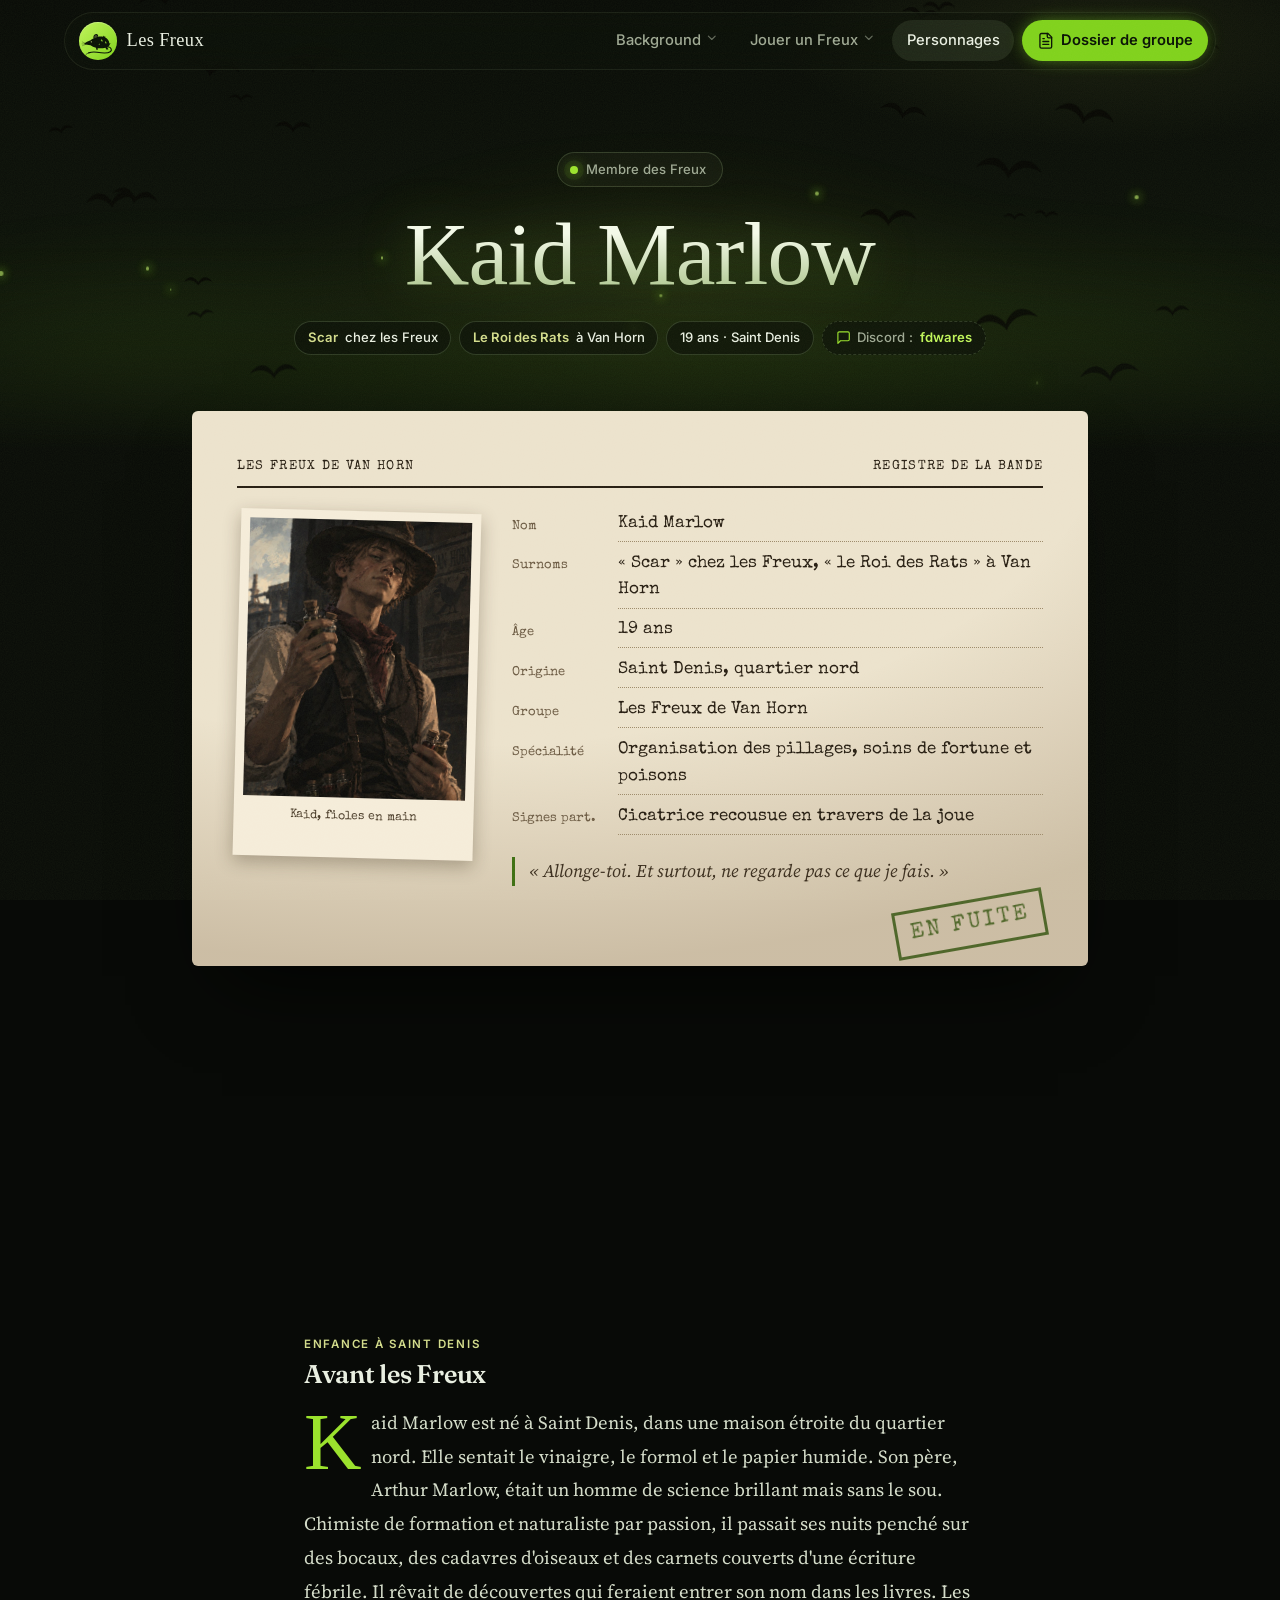
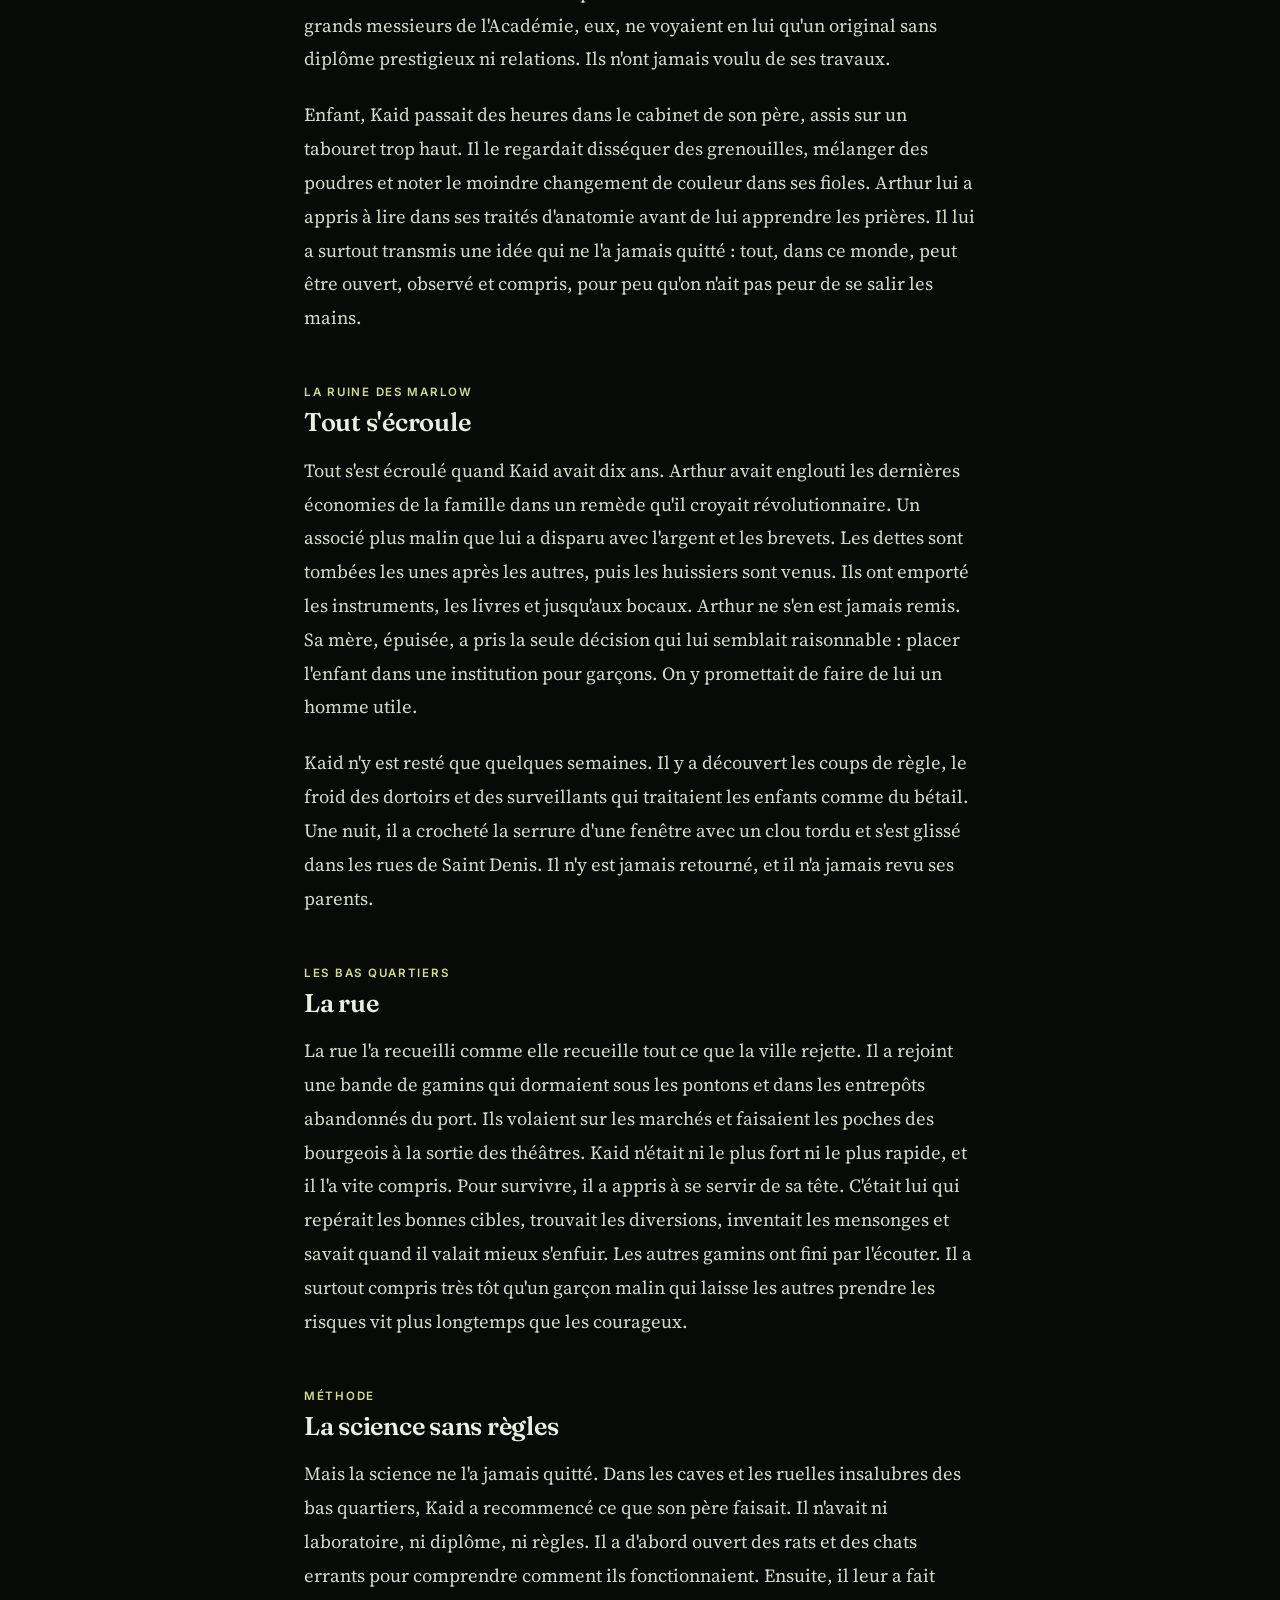
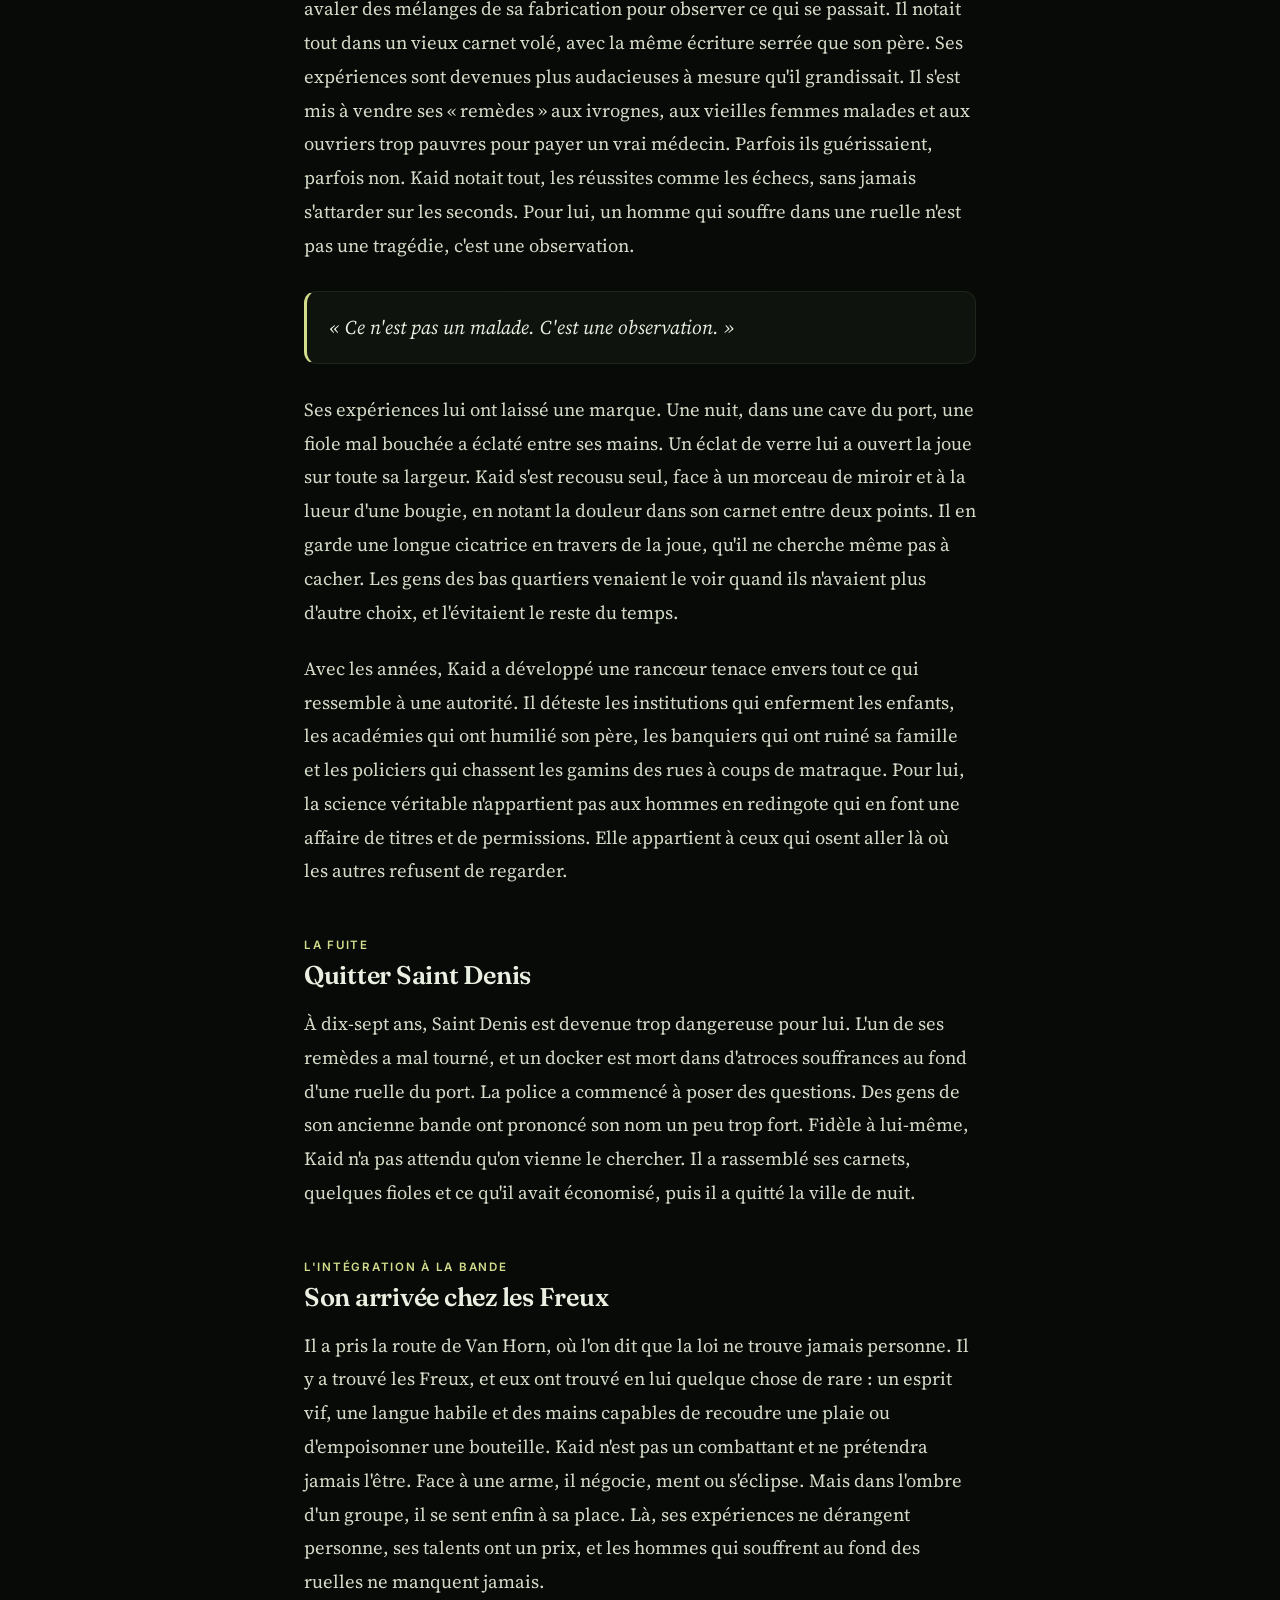
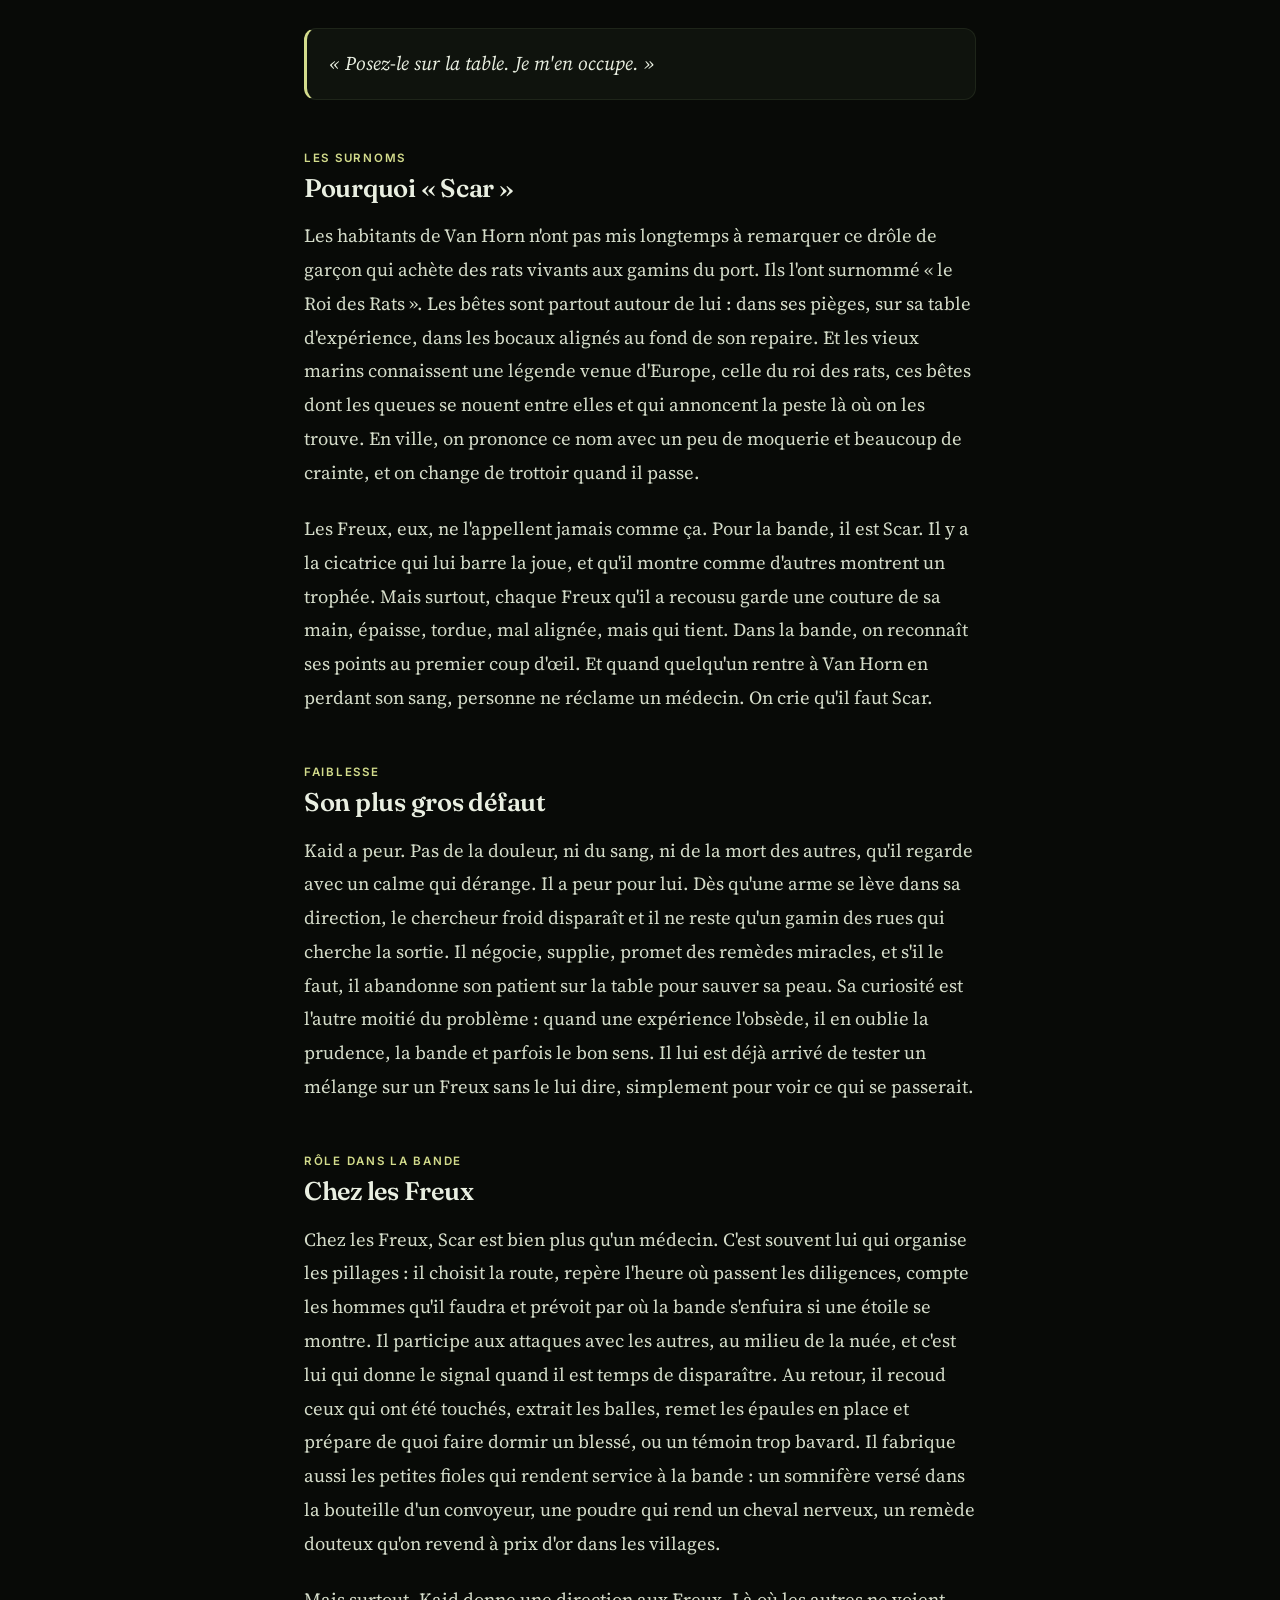
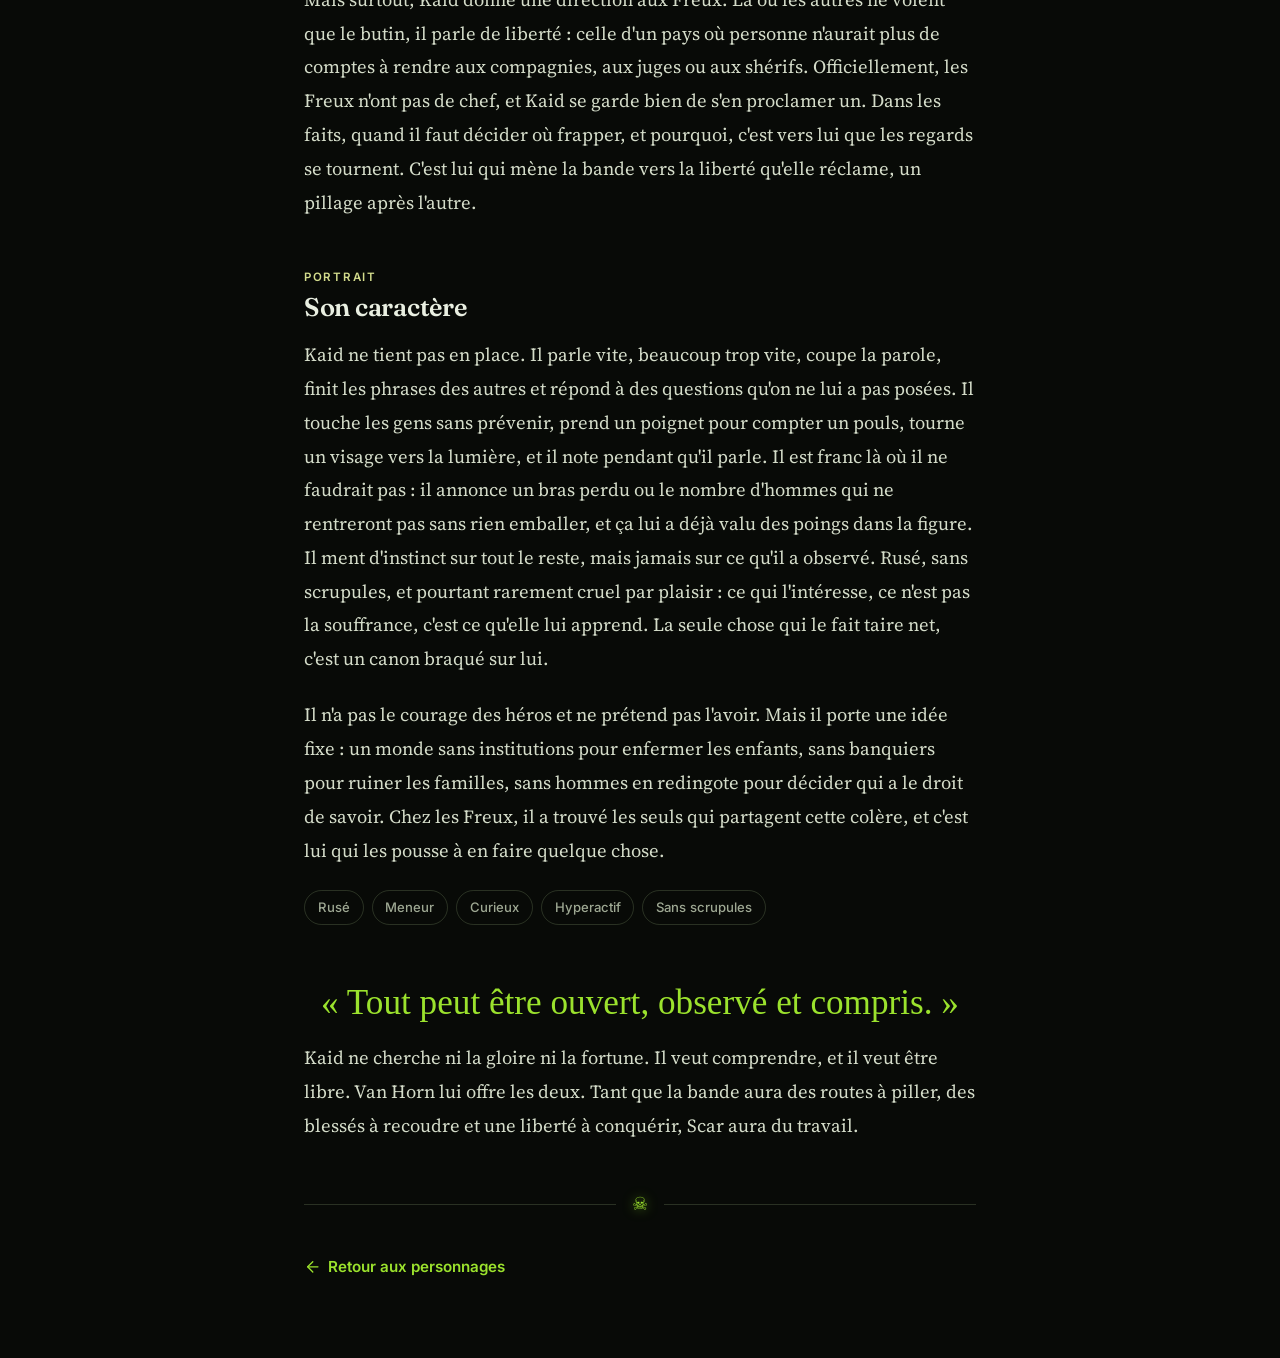
<file: eli-marlow.html>
<!doctype html>
<html lang="fr">
<head>
<meta charset="utf-8">
<title>Kaid Marlow · Les Freux de Van Horn</title>
<meta http-equiv="refresh" content="0; url=kaid-marlow.html">
<link rel="canonical" href="kaid-marlow.html">
</head>
<body>
<p>Cette page a déménagé : <a href="kaid-marlow.html">Kaid Marlow</a>.</p>
</body>
</html>
</file>
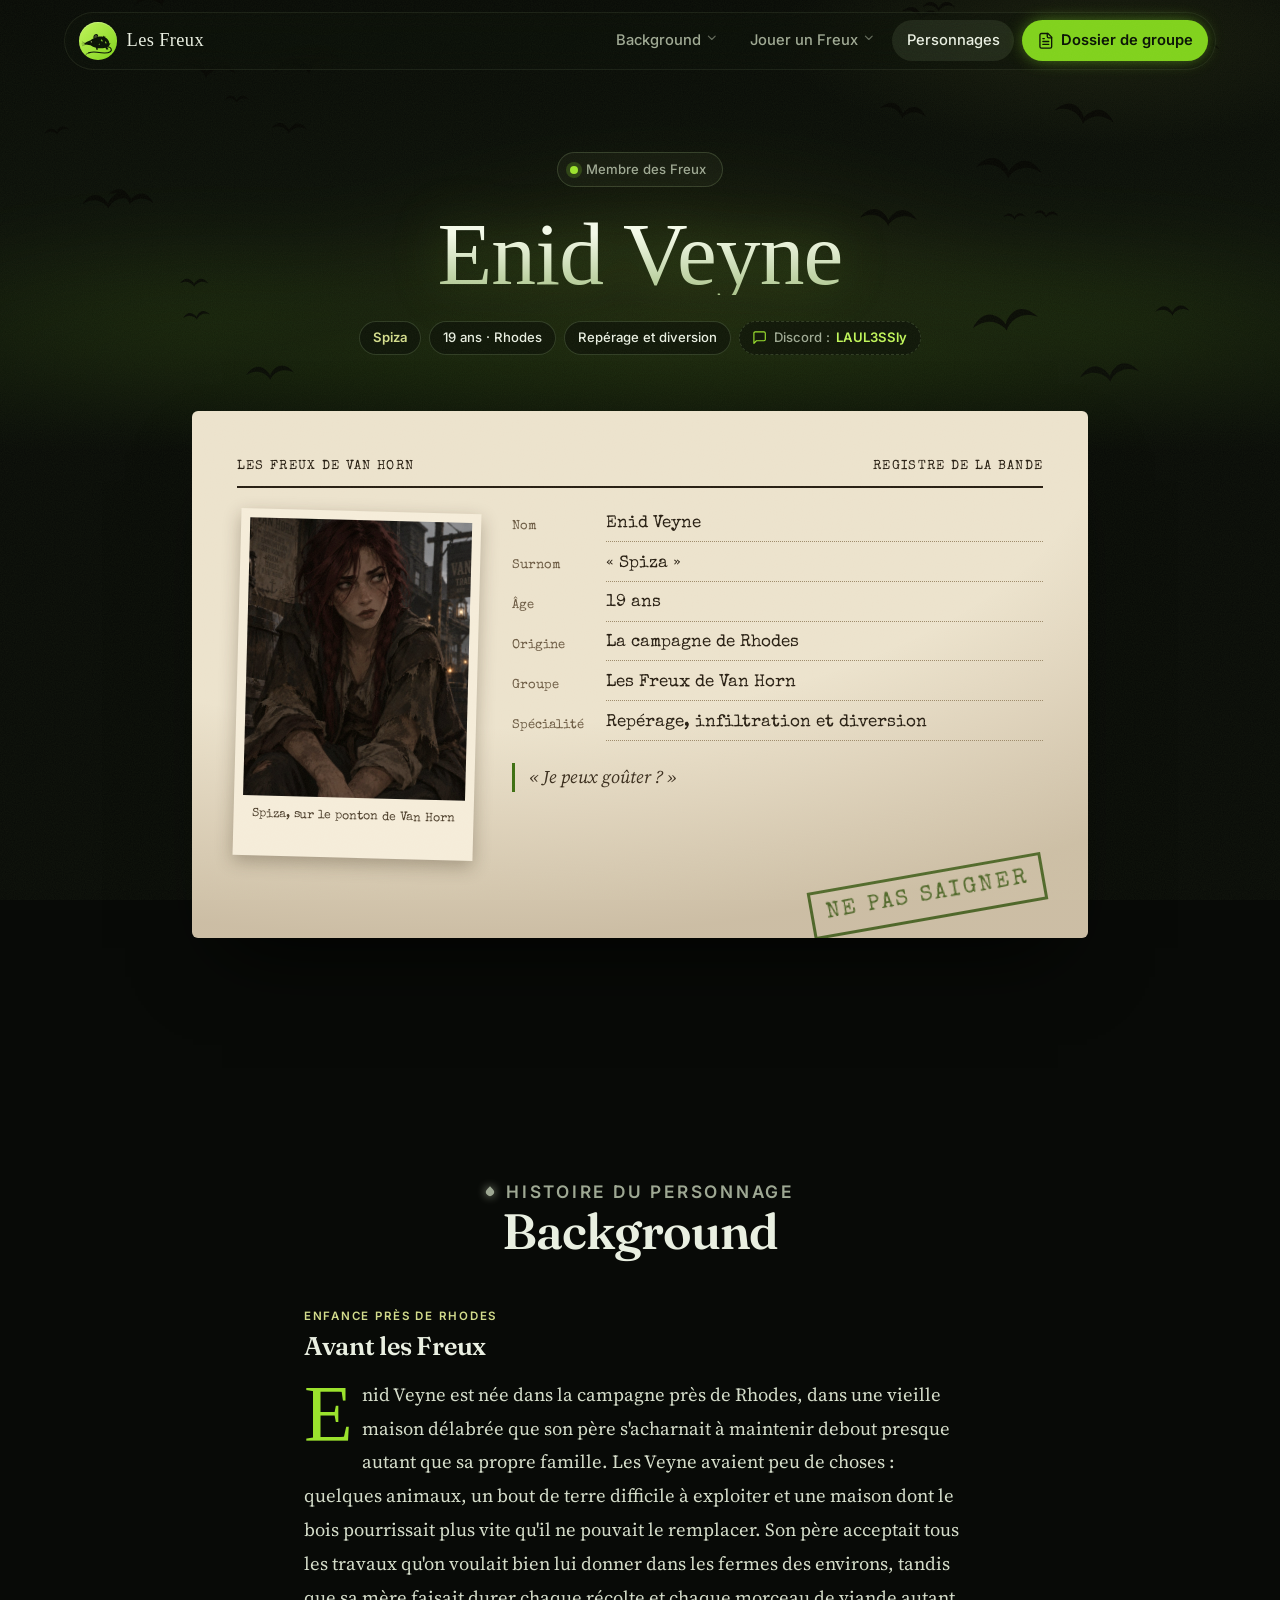
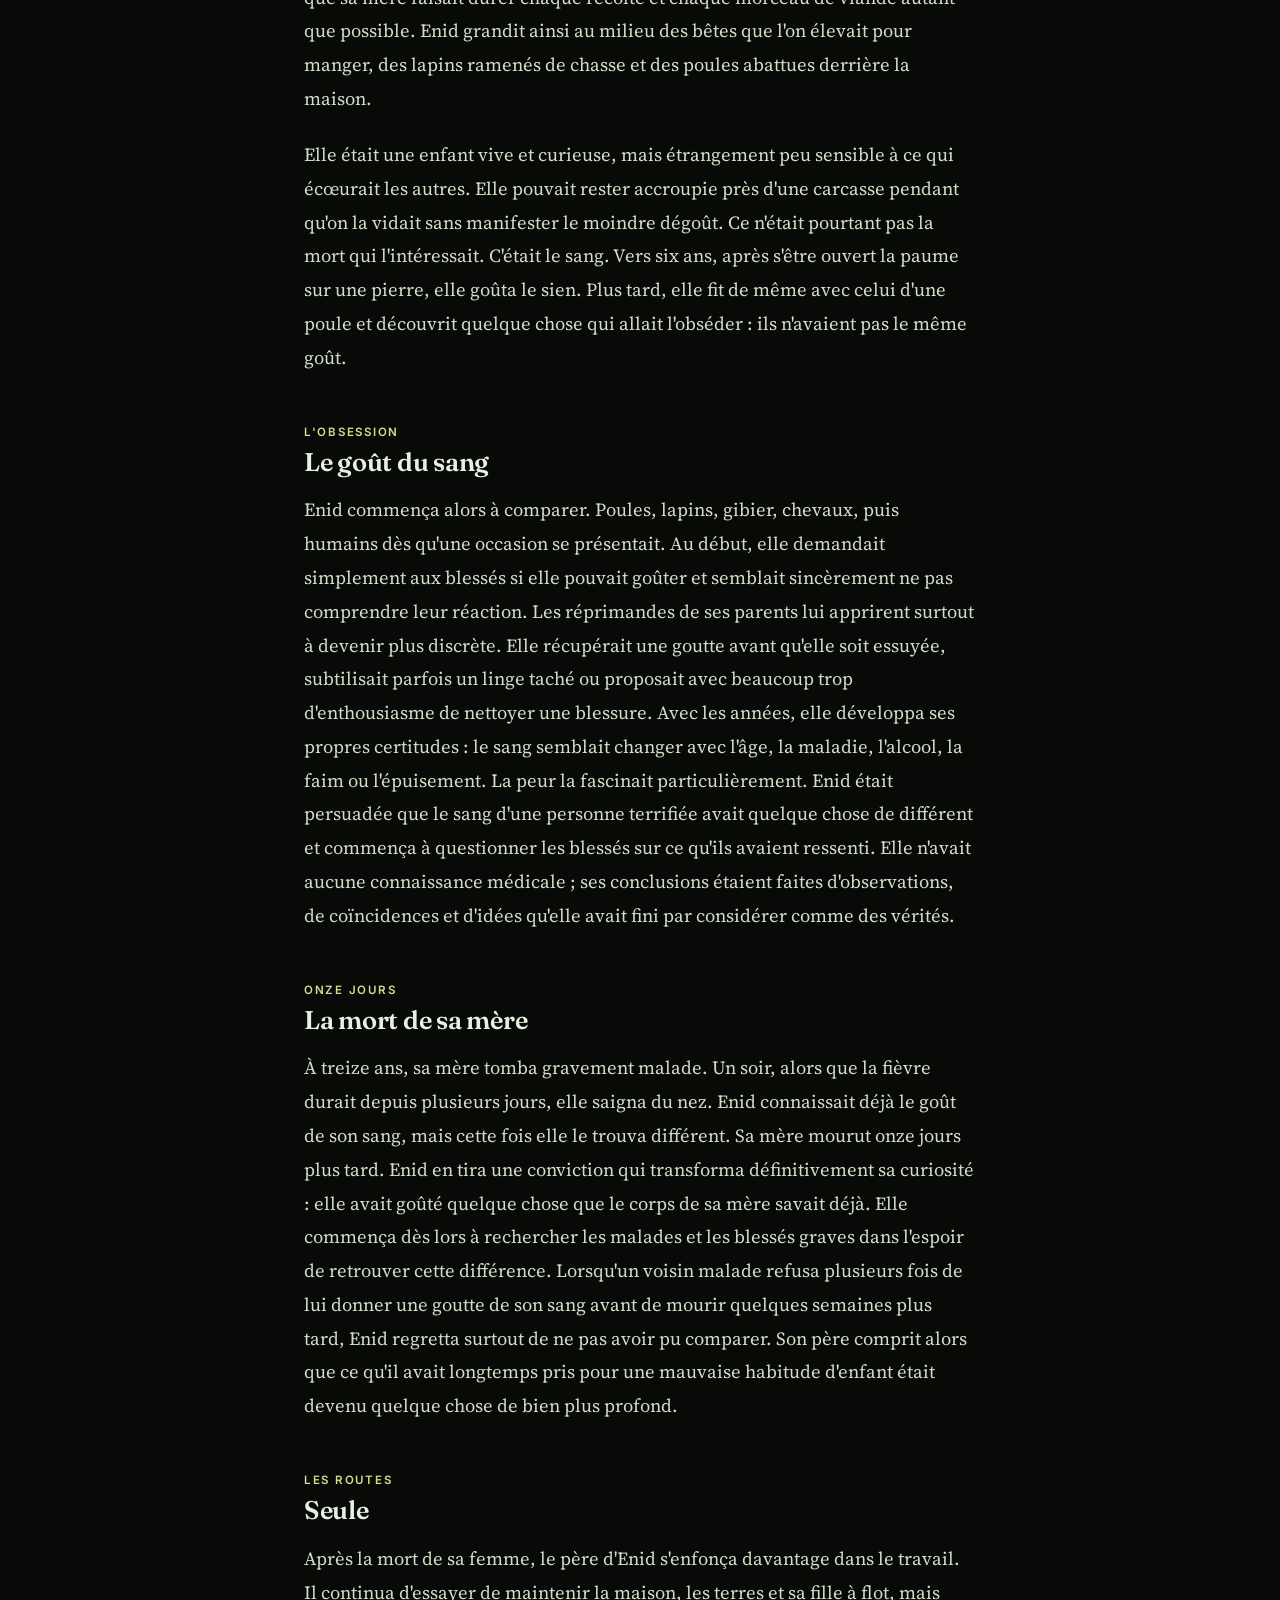
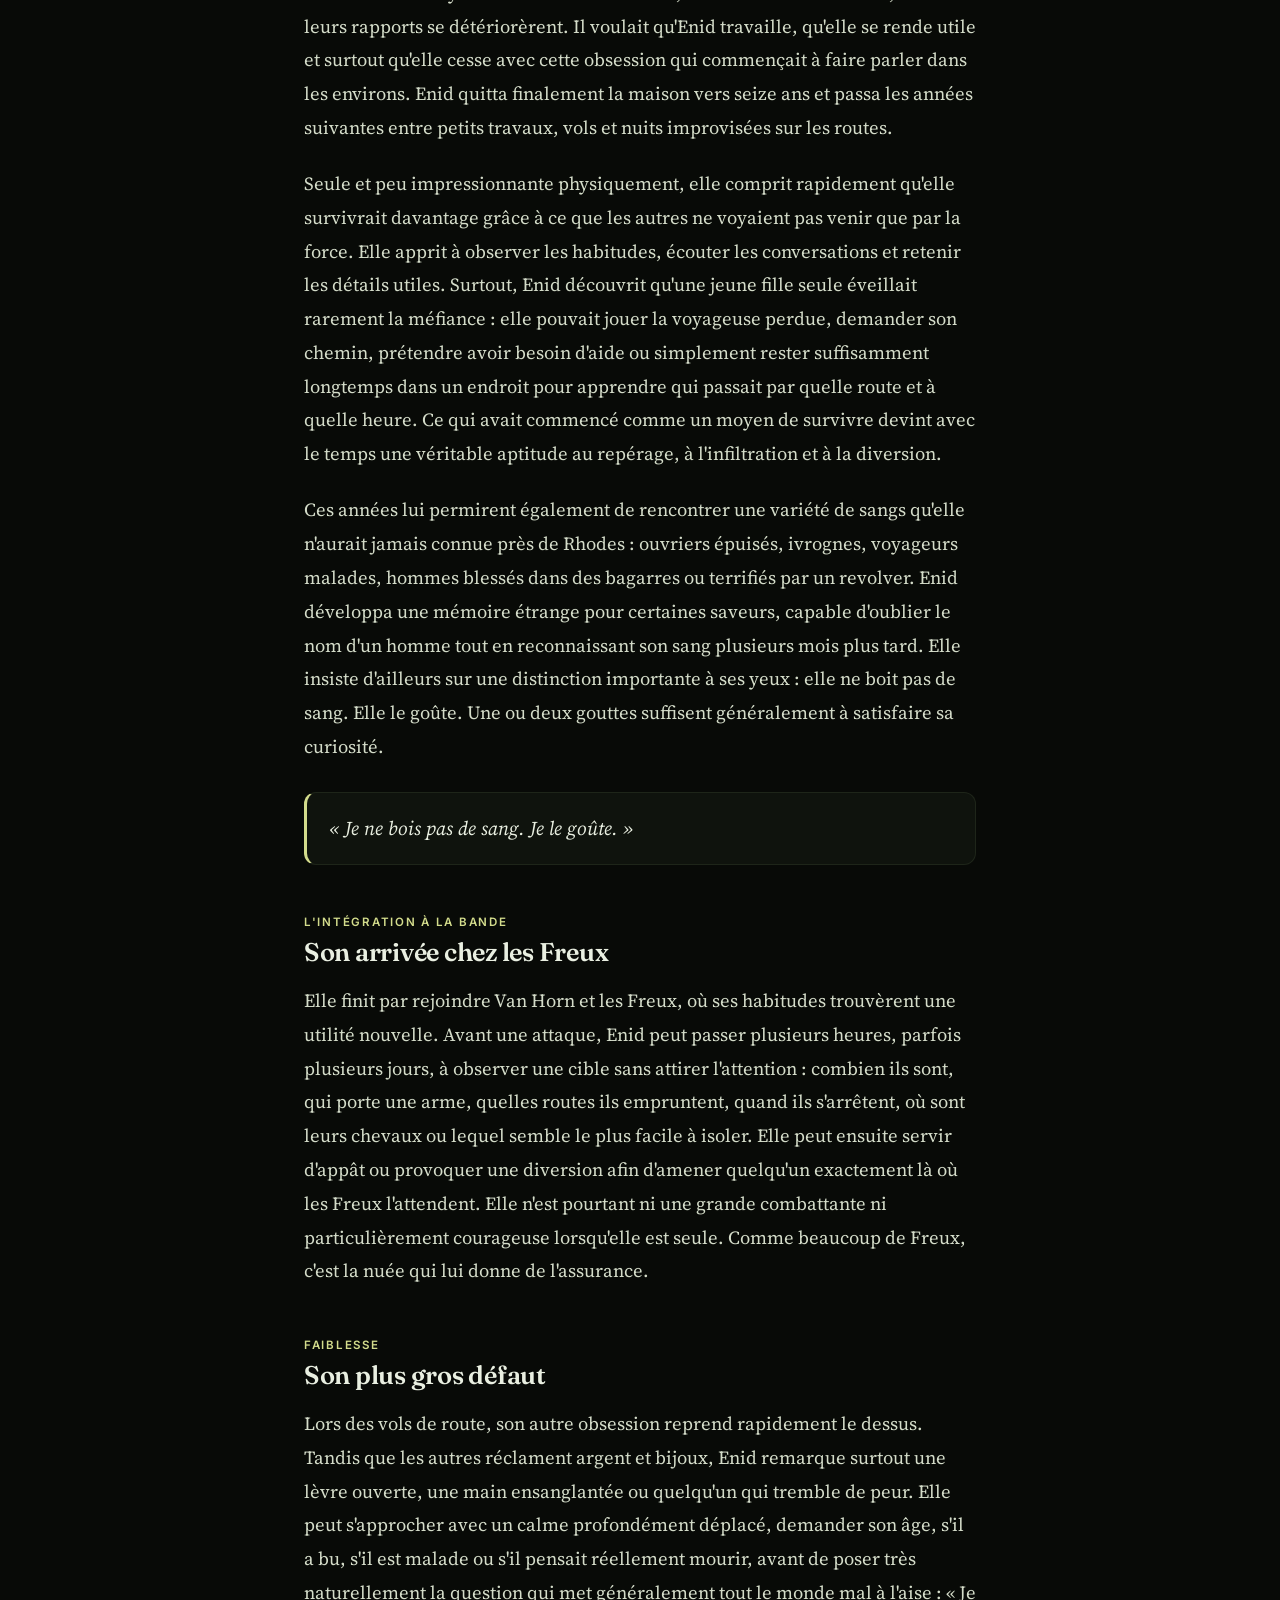
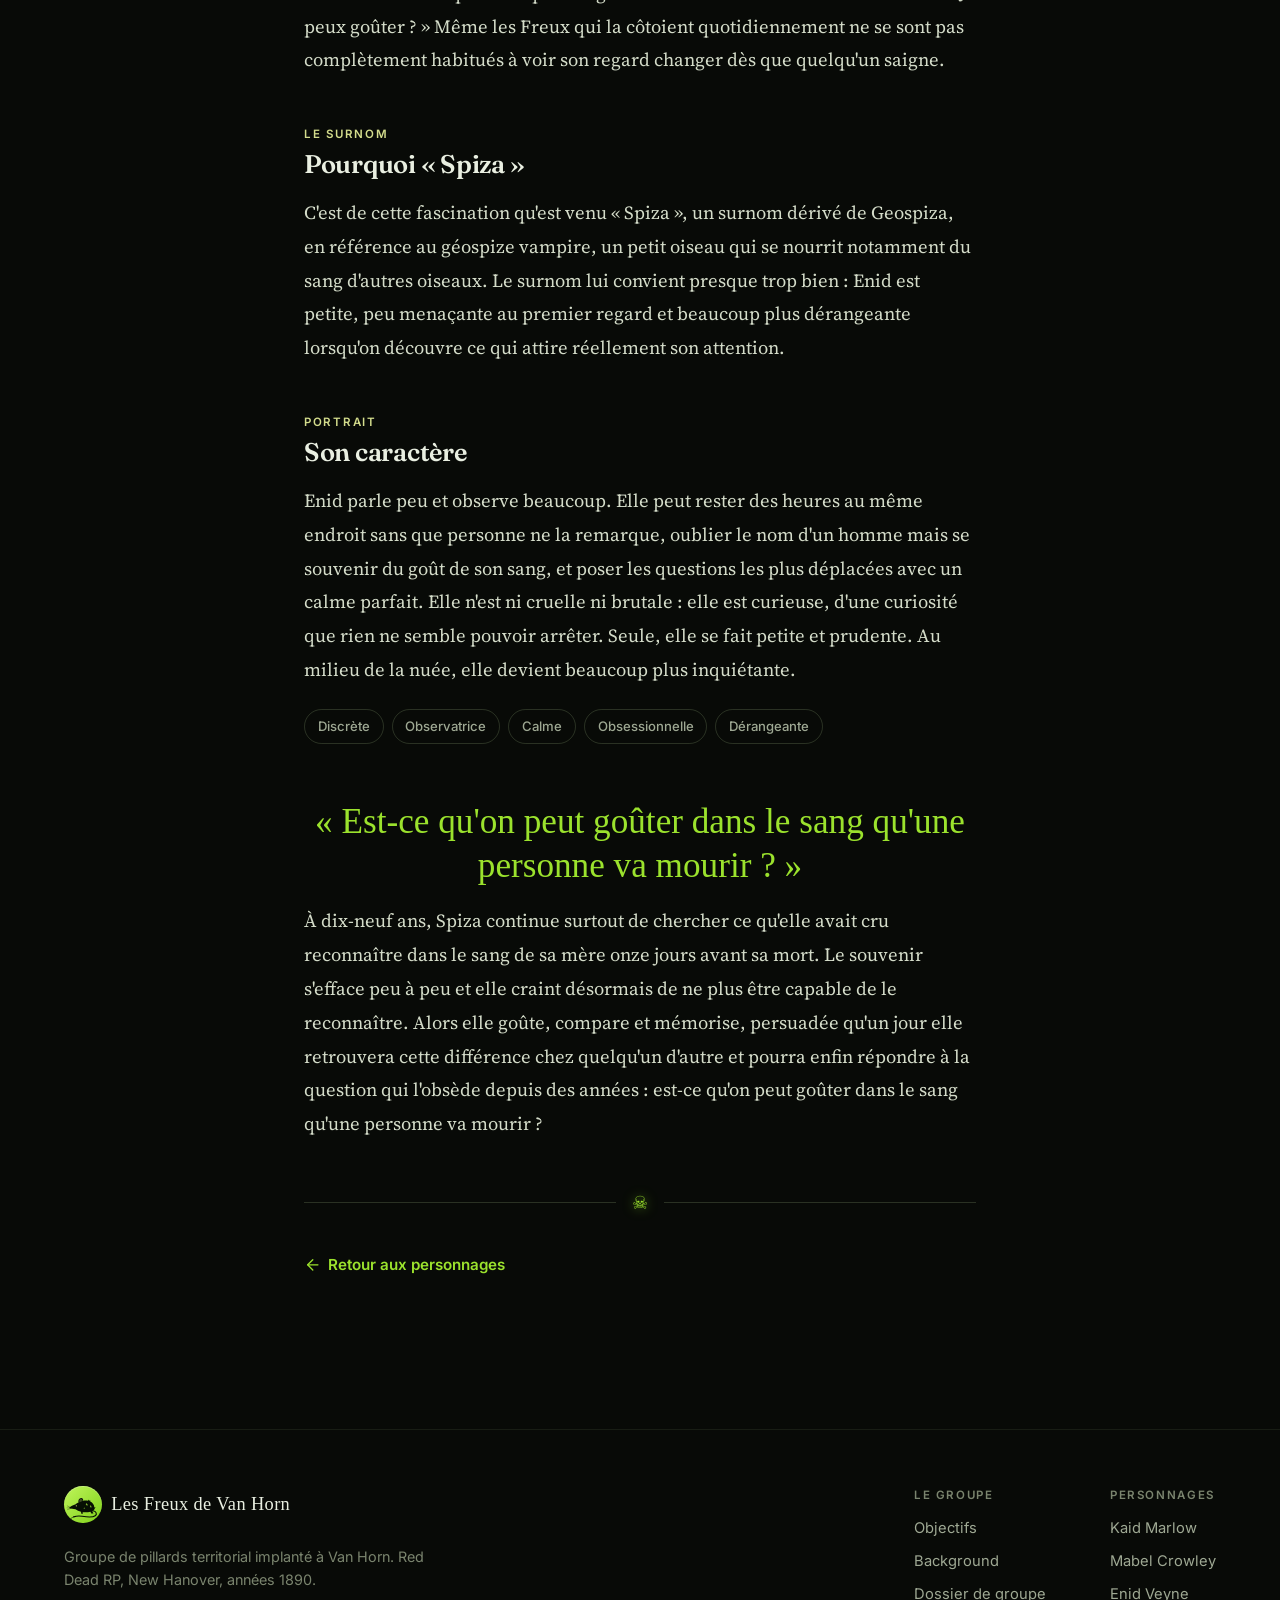
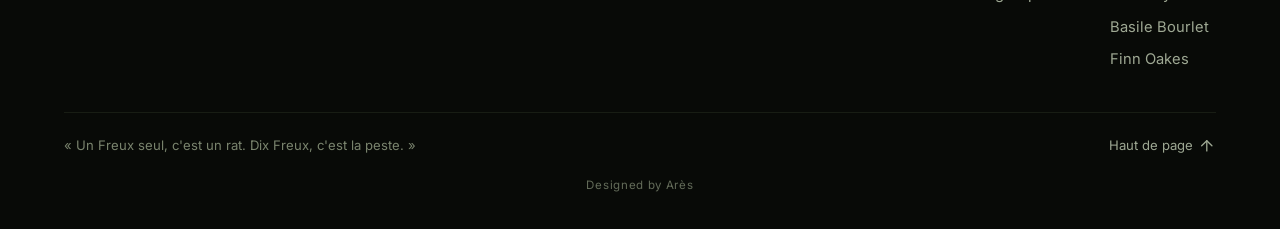
<file: enid-veyne.html>
<!doctype html>
<html lang="fr">
<head>
<meta charset="utf-8">
<meta name="viewport" content="width=device-width, initial-scale=1">
<title>Enid Veyne · Les Freux de Van Horn</title>
<meta name="description" content="Enid Veyne, dite « Spiza ». Membre des Freux de Van Horn.">
<meta name="theme-color" content="#080a07">
<script>document.documentElement.classList.add('js')</script>
<link rel="preconnect" href="https://fonts.googleapis.com">
<link rel="preconnect" href="https://fonts.gstatic.com" crossorigin>
<link href="https://fonts.googleapis.com/css2?family=Inter:wght@400;500;600;700&family=Fraunces:opsz,wght@9..144,500;9..144,600&family=Source+Serif+4:ital,opsz,wght@0,8..60,400;0,8..60,500;1,8..60,400&family=IM+Fell+English+SC&family=Special+Elite&display=swap" rel="stylesheet">
<link rel="stylesheet" href="style.css?v=12">
<link rel="icon" type="image/svg+xml" href="logo-freux.svg?v=2">
</head>
<body>
<header class="barre">
  <nav class="barre__inner" aria-label="Navigation principale">
    <a class="marque" href="index.html"><span class="marque__logo"><svg viewBox="0 0 64 64" aria-hidden="true"><g transform="translate(5.6 4) scale(0.84)"><path d="M51.6 45.4 C59 46.4 61 52.4 56.6 55.6 C51 59.6 40 58.4 30 56.6 C24 55.6 18.4 55.9 13 57.8" fill="none" stroke="#071004" stroke-width="2.3" stroke-linecap="round"/><path d="M13 57.8 C10.6 58.7 8.8 59.8 7.4 61" fill="none" stroke="#071004" stroke-width="1.2" stroke-linecap="round"/><path fill="#071004" fill-rule="evenodd" d="M3.5 40 C7 36.4 11.6 33.8 17 32.2 C19 29.8 21.8 28.4 24.6 28 C29.6 25.4 36.4 23.8 42 25.2 L43 22.6 L44.4 25.4 L46.2 23.2 L46.6 26.6 C51.4 28.8 54.6 33.4 54.8 38.8 L57.4 38.4 L55.4 41.2 C54.8 43.6 53 45.2 50.6 46 L53 51 L48.6 51.2 L47 47.2 C42 48.6 36 48.8 31 48.2 L31.6 51.6 L28.4 51.6 L27.8 47.6 C23.4 46.4 19.6 44.4 16.6 42.2 C12.6 41.8 7.6 41.6 3.5 40 Z M37.4 32 L39.6 29.8 L39.6 33.4 L42.2 32.2 L40.2 35.4 Z M45.6 36 L47.6 34 L47.8 37.4 L50 36.6 L48 39.4 Z M33 40.4 L35 38.8 L35 42 Z"/><path fill="#071004" d="M22.8 29 C21.4 23.8 24 19.6 28 19.4 C31.4 19.2 33 22.4 32 25.4 L30.4 24.8 L30.8 27.2 C29 28.8 25.4 29.8 22.8 29 Z"/><path fill="#e2f58a" fill-opacity=".28" d="M24.4 27.4 C23.6 24.2 25.2 21.6 27.8 21.4 C29.8 21.3 30.8 23 30.5 24.4 L29.4 24 L29.6 26.2 C28.2 27.2 26 27.8 24.4 27.4 Z"/><circle cx="18.4" cy="35.4" r="1.4" fill="#e2f58a" fill-opacity=".8"/><path d="M7 38.8 L0 35.6 M7.2 39.8 L-.6 39.6 M7 40.6 L.4 43.2" stroke="#071004" stroke-width=".6" stroke-linecap="round" fill="none"/></g></svg></span>Les Freux</a>
    <button class="barre__menu" type="button" aria-expanded="false" aria-controls="menu-principal" aria-label="Ouvrir le menu"><svg class="icone icone-ouvrir" viewBox="0 0 24 24" fill="none" stroke="currentColor" stroke-width="1.8" stroke-linecap="round" stroke-linejoin="round" aria-hidden="true"><path d="M4 6h16"/><path d="M4 12h16"/><path d="M4 18h16"/></svg><svg class="icone icone-fermer" viewBox="0 0 24 24" fill="none" stroke="currentColor" stroke-width="1.8" stroke-linecap="round" stroke-linejoin="round" aria-hidden="true"><path d="M18 6 6 18"/><path d="m6 6 12 12"/></svg></button>
    <div class="barre__liens" id="menu-principal">
      <div class="barre__groupe"><a href="index.html#background">Background<svg class="icone barre__chevron" viewBox="0 0 24 24" fill="none" stroke="currentColor" stroke-width="2" stroke-linecap="round" stroke-linejoin="round" aria-hidden="true"><path d="m6 9 6 6 6-6"/></svg></a><div class="barre__sous"><a href="index.html#frise">Frise chronologique</a></div></div>
      <div class="barre__groupe"><a href="index.html#jouer">Jouer un Freux<svg class="icone barre__chevron" viewBox="0 0 24 24" fill="none" stroke="currentColor" stroke-width="2" stroke-linecap="round" stroke-linejoin="round" aria-hidden="true"><path d="m6 9 6 6 6-6"/></svg></a><div class="barre__sous"><a href="index.html#liens">Les liens entre les Freux</a><a href="roue.html">La roue des Freux</a></div></div>
      <a href="index.html#personnages" aria-current="page">Personnages</a>
      <div class="barre__groupe barre__groupe--droite"><a class="barre__cta" href="dossier-groupe.html"><svg class="icone" viewBox="0 0 24 24" fill="none" stroke="currentColor" stroke-width="1.8" stroke-linecap="round" stroke-linejoin="round" aria-hidden="true"><path d="M15 2H6a2 2 0 0 0-2 2v16a2 2 0 0 0 2 2h12a2 2 0 0 0 2-2V7Z"/><path d="M14 2v4a2 2 0 0 0 2 2h4"/><path d="M10 9H8"/><path d="M16 13H8"/><path d="M16 17H8"/></svg>Dossier de groupe</a><div class="barre__sous"><a href="dossier-groupe.html#objectifs">Objectifs</a></div></div>
    </div>
  </nav>
</header>
<div class="progression" aria-hidden="true"><span></span></div>

<main id="haut">

  <section class="hero hero--page">
    <svg class="hero__nuee" viewBox="0 0 1200 800" preserveAspectRatio="xMidYMid slice" aria-hidden="true">
    <defs>
      <path id="freux" fill="currentColor" d="M-20 2 C-14 -6 -7 -7 -1 1 L0 3 L1 1 C7 -7 14 -6 20 2 C13 -2 6 -1 1 5 L0 7 L-1 5 C-6 -1 -13 -2 -20 2Z"/>
    </defs>
    <g>
      <use href="#freux" transform="translate(150 186) rotate(-12) scale(1.22)"/>
      <use href="#freux" transform="translate(222 281) rotate(0) scale(0.56)"/>
      <use href="#freux" transform="translate(53 311) rotate(-11) scale(0.58)"/>
      <use href="#freux" transform="translate(184 484) rotate(-8) scale(0.64)"/>
      <use href="#freux" transform="translate(253 537) rotate(-3) scale(1.13)"/>
      <use href="#freux" transform="translate(372 140) rotate(-6) scale(1.44)"/>
      <use href="#freux" transform="translate(89 172) rotate(9) scale(0.84)"/>
      <use href="#freux" transform="translate(101 376) rotate(-4) scale(1.20)"/>
      <use href="#freux" transform="translate(226 148) rotate(-8) scale(0.57)"/>
      <use href="#freux" transform="translate(271 308) rotate(2) scale(0.85)"/>
      <use href="#freux" transform="translate(194 252) rotate(6) scale(1.37)"/>
      <use href="#freux" transform="translate(123 373) rotate(11) scale(1.08)"/>
      <use href="#freux" transform="translate(288 247) rotate(-11) scale(1.58)"/>
      <use href="#freux" transform="translate(182 453) rotate(0) scale(0.67)"/>
      <use href="#freux" transform="translate(607 114) rotate(-12) scale(0.65)"/>
      <use href="#freux" transform="translate(553 88) rotate(4) scale(0.40)"/>
      <use href="#freux" transform="translate(407 48) rotate(-9) scale(0.44)"/>
      <use href="#freux" transform="translate(530 46) rotate(-10) scale(0.35)"/>
    </g>
    <g>
      <use href="#freux" transform="translate(833 391) rotate(2) scale(1.34)"/>
      <use href="#freux" transform="translate(1118 231) rotate(3) scale(1.26)"/>
      <use href="#freux" transform="translate(1017 295) rotate(12) scale(1.42)"/>
      <use href="#freux" transform="translate(981 389) rotate(6) scale(0.57)"/>
      <use href="#freux" transform="translate(1040 537) rotate(-6) scale(1.40)"/>
      <use href="#freux" transform="translate(951 391) rotate(-1) scale(0.52)"/>
      <use href="#freux" transform="translate(877 143) rotate(8) scale(0.56)"/>
      <use href="#freux" transform="translate(864 201) rotate(10) scale(0.93)"/>
      <use href="#freux" transform="translate(847 292) rotate(11) scale(1.10)"/>
      <use href="#freux" transform="translate(1099 479) rotate(-2) scale(0.81)"/>
      <use href="#freux" transform="translate(942 488) rotate(-10) scale(1.55)"/>
      <use href="#freux" transform="translate(880 194) rotate(0) scale(0.76)"/>
      <use href="#freux" transform="translate(1020 208) rotate(-2) scale(0.50)"/>
      <use href="#freux" transform="translate(946 345) rotate(5) scale(1.55)"/>
      <use href="#freux" transform="translate(776 134) rotate(8) scale(0.74)"/>
      <use href="#freux" transform="translate(425 84) rotate(10) scale(0.36)"/>
      <use href="#freux" transform="translate(650 58) rotate(-4) scale(0.46)"/>
      <use href="#freux" transform="translate(540 55) rotate(14) scale(0.73)"/>
    </g>
  </svg>
    <div class="hero__contenu">
      <p class="pastille"><span class="pastille__point"></span>Membre des Freux</p>
      <h1 class="hero__titre">Enid Veyne</h1>
      <div class="puces"><span class="puce"><strong>Spiza</strong></span><span class="puce">19 ans · Rhodes</span><span class="puce">Repérage et diversion</span><span class="puce puce--hrp"><svg class="icone" viewBox="0 0 24 24" fill="none" stroke="currentColor" stroke-width="1.8" stroke-linecap="round" stroke-linejoin="round" aria-hidden="true"><path d="M21 15a2 2 0 0 1-2 2H7l-4 4V5a2 2 0 0 1 2-2h14a2 2 0 0 1 2 2z"/></svg>Discord : <strong>LAUL3SSly</strong></span></div>
    </div>
  </section>

  <section class="section section--serree">
    <div class="dossier dossier--portrait">
      <div class="tampon">NE PAS SAIGNER</div>
      <p class="dossier__titre"><span>LES FREUX DE VAN HORN</span><span>REGISTRE DE LA BANDE</span></p>
      <div class="dossier__grille">
        <figure class="photo">
          <img src="enid-veyne.jpg" alt="Portrait d'Enid Veyne, cheveux rouge sombre tressés, une cicatrice sur la joue, assise sur le ponton de Van Horn" width="900" height="1125" style="object-position: center 20%">
          <figcaption>Spiza, sur le ponton de Van Horn</figcaption>
        </figure>
        <div>
          <dl>
            <dt>Nom</dt>
            <dd>Enid Veyne</dd>
            <dt>Surnom</dt>
            <dd>« Spiza »</dd>
            <dt>Âge</dt>
            <dd>19 ans</dd>
            <dt>Origine</dt>
            <dd>La campagne de Rhodes</dd>
            <dt>Groupe</dt>
            <dd>Les Freux de Van Horn</dd>
            <dt>Spécialité</dt>
            <dd>Repérage, infiltration et diversion</dd>
          </dl>
          <p class="dossier__devise">« Je peux goûter ? »</p>
        </div>
      </div>
    </div>
  </section>

  <section class="section" data-progression>
    <div class="conteneur">
      <header class="titre-section titre-section--centre" data-reveal>
        <p class="surligne">Histoire du personnage</p>
        <h2>Background</h2>
      </header>

      <article class="recit recit--centre">
        <h3><span>ENFANCE PRÈS DE RHODES</span>Avant les Freux</h3>
        <p>Enid Veyne est née dans la campagne près de Rhodes, dans une vieille maison délabrée que son père s'acharnait à maintenir debout presque autant que sa propre famille. Les Veyne avaient peu de choses : quelques animaux, un bout de terre difficile à exploiter et une maison dont le bois pourrissait plus vite qu'il ne pouvait le remplacer. Son père acceptait tous les travaux qu'on voulait bien lui donner dans les fermes des environs, tandis que sa mère faisait durer chaque récolte et chaque morceau de viande autant que possible. Enid grandit ainsi au milieu des bêtes que l'on élevait pour manger, des lapins ramenés de chasse et des poules abattues derrière la maison.</p>
        <p>Elle était une enfant vive et curieuse, mais étrangement peu sensible à ce qui écœurait les autres. Elle pouvait rester accroupie près d'une carcasse pendant qu'on la vidait sans manifester le moindre dégoût. Ce n'était pourtant pas la mort qui l'intéressait. C'était le sang. Vers six ans, après s'être ouvert la paume sur une pierre, elle goûta le sien. Plus tard, elle fit de même avec celui d'une poule et découvrit quelque chose qui allait l'obséder : ils n'avaient pas le même goût.</p>

        <h3><span>L'OBSESSION</span>Le goût du sang</h3>
        <p>Enid commença alors à comparer. Poules, lapins, gibier, chevaux, puis humains dès qu'une occasion se présentait. Au début, elle demandait simplement aux blessés si elle pouvait goûter et semblait sincèrement ne pas comprendre leur réaction. Les réprimandes de ses parents lui apprirent surtout à devenir plus discrète. Elle récupérait une goutte avant qu'elle soit essuyée, subtilisait parfois un linge taché ou proposait avec beaucoup trop d'enthousiasme de nettoyer une blessure. Avec les années, elle développa ses propres certitudes : le sang semblait changer avec l'âge, la maladie, l'alcool, la faim ou l'épuisement. La peur la fascinait particulièrement. Enid était persuadée que le sang d'une personne terrifiée avait quelque chose de différent et commença à questionner les blessés sur ce qu'ils avaient ressenti. Elle n'avait aucune connaissance médicale ; ses conclusions étaient faites d'observations, de coïncidences et d'idées qu'elle avait fini par considérer comme des vérités.</p>

        <h3><span>ONZE JOURS</span>La mort de sa mère</h3>
        <p>À treize ans, sa mère tomba gravement malade. Un soir, alors que la fièvre durait depuis plusieurs jours, elle saigna du nez. Enid connaissait déjà le goût de son sang, mais cette fois elle le trouva différent. Sa mère mourut onze jours plus tard. Enid en tira une conviction qui transforma définitivement sa curiosité : elle avait goûté quelque chose que le corps de sa mère savait déjà. Elle commença dès lors à rechercher les malades et les blessés graves dans l'espoir de retrouver cette différence. Lorsqu'un voisin malade refusa plusieurs fois de lui donner une goutte de son sang avant de mourir quelques semaines plus tard, Enid regretta surtout de ne pas avoir pu comparer. Son père comprit alors que ce qu'il avait longtemps pris pour une mauvaise habitude d'enfant était devenu quelque chose de bien plus profond.</p>

        <h3><span>LES ROUTES</span>Seule</h3>
        <p>Après la mort de sa femme, le père d'Enid s'enfonça davantage dans le travail. Il continua d'essayer de maintenir la maison, les terres et sa fille à flot, mais leurs rapports se détériorèrent. Il voulait qu'Enid travaille, qu'elle se rende utile et surtout qu'elle cesse avec cette obsession qui commençait à faire parler dans les environs. Enid quitta finalement la maison vers seize ans et passa les années suivantes entre petits travaux, vols et nuits improvisées sur les routes.</p>
        <p>Seule et peu impressionnante physiquement, elle comprit rapidement qu'elle survivrait davantage grâce à ce que les autres ne voyaient pas venir que par la force. Elle apprit à observer les habitudes, écouter les conversations et retenir les détails utiles. Surtout, Enid découvrit qu'une jeune fille seule éveillait rarement la méfiance : elle pouvait jouer la voyageuse perdue, demander son chemin, prétendre avoir besoin d'aide ou simplement rester suffisamment longtemps dans un endroit pour apprendre qui passait par quelle route et à quelle heure. Ce qui avait commencé comme un moyen de survivre devint avec le temps une véritable aptitude au repérage, à l'infiltration et à la diversion.</p>
        <p>Ces années lui permirent également de rencontrer une variété de sangs qu'elle n'aurait jamais connue près de Rhodes : ouvriers épuisés, ivrognes, voyageurs malades, hommes blessés dans des bagarres ou terrifiés par un revolver. Enid développa une mémoire étrange pour certaines saveurs, capable d'oublier le nom d'un homme tout en reconnaissant son sang plusieurs mois plus tard. Elle insiste d'ailleurs sur une distinction importante à ses yeux : elle ne boit pas de sang. Elle le goûte. Une ou deux gouttes suffisent généralement à satisfaire sa curiosité.</p>
        <p class="exergue">« Je ne bois pas de sang. Je le goûte. »</p>

        <h3><span>L'INTÉGRATION À LA BANDE</span>Son arrivée chez les Freux</h3>
        <p>Elle finit par rejoindre Van Horn et les Freux, où ses habitudes trouvèrent une utilité nouvelle. Avant une attaque, Enid peut passer plusieurs heures, parfois plusieurs jours, à observer une cible sans attirer l'attention : combien ils sont, qui porte une arme, quelles routes ils empruntent, quand ils s'arrêtent, où sont leurs chevaux ou lequel semble le plus facile à isoler. Elle peut ensuite servir d'appât ou provoquer une diversion afin d'amener quelqu'un exactement là où les Freux l'attendent. Elle n'est pourtant ni une grande combattante ni particulièrement courageuse lorsqu'elle est seule. Comme beaucoup de Freux, c'est la nuée qui lui donne de l'assurance.</p>

        <h3><span>FAIBLESSE</span>Son plus gros défaut</h3>
        <p>Lors des vols de route, son autre obsession reprend rapidement le dessus. Tandis que les autres réclament argent et bijoux, Enid remarque surtout une lèvre ouverte, une main ensanglantée ou quelqu'un qui tremble de peur. Elle peut s'approcher avec un calme profondément déplacé, demander son âge, s'il a bu, s'il est malade ou s'il pensait réellement mourir, avant de poser très naturellement la question qui met généralement tout le monde mal à l'aise : « Je peux goûter ? » Même les Freux qui la côtoient quotidiennement ne se sont pas complètement habitués à voir son regard changer dès que quelqu'un saigne.</p>

        <h3><span>LE SURNOM</span>Pourquoi « Spiza »</h3>
        <p>C'est de cette fascination qu'est venu « Spiza », un surnom dérivé de Geospiza, en référence au géospize vampire, un petit oiseau qui se nourrit notamment du sang d'autres oiseaux. Le surnom lui convient presque trop bien : Enid est petite, peu menaçante au premier regard et beaucoup plus dérangeante lorsqu'on découvre ce qui attire réellement son attention.</p>

        <h3><span>PORTRAIT</span>Son caractère</h3>
        <p>Enid parle peu et observe beaucoup. Elle peut rester des heures au même endroit sans que personne ne la remarque, oublier le nom d'un homme mais se souvenir du goût de son sang, et poser les questions les plus déplacées avec un calme parfait. Elle n'est ni cruelle ni brutale : elle est curieuse, d'une curiosité que rien ne semble pouvoir arrêter. Seule, elle se fait petite et prudente. Au milieu de la nuée, elle devient beaucoup plus inquiétante.</p>
        <ul class="traits">
          <li>Discrète</li><li>Observatrice</li><li>Calme</li><li>Obsessionnelle</li><li>Dérangeante</li>
        </ul>

        <p class="devise-finale">« Est-ce qu'on peut goûter dans le sang qu'une personne va mourir ? »</p>
        <p>À dix-neuf ans, Spiza continue surtout de chercher ce qu'elle avait cru reconnaître dans le sang de sa mère onze jours avant sa mort. Le souvenir s'efface peu à peu et elle craint désormais de ne plus être capable de le reconnaître. Alors elle goûte, compare et mémorise, persuadée qu'un jour elle retrouvera cette différence chez quelqu'un d'autre et pourra enfin répondre à la question qui l'obsède depuis des années : est-ce qu'on peut goûter dans le sang qu'une personne va mourir ?</p>
        <div class="fin">☠︎</div>
        <a class="retour" href="index.html#personnages"><svg class="icone" viewBox="0 0 24 24" fill="none" stroke="currentColor" stroke-width="1.8" stroke-linecap="round" stroke-linejoin="round" aria-hidden="true"><path d="M19 12H5"/><path d="m12 19-7-7 7-7"/></svg>Retour aux personnages</a>
      </article>
    </div>
  </section>

</main>

<footer class="pied">
  <div class="pied__grille">
    <div>
      <a class="marque" href="index.html"><span class="marque__logo"><svg viewBox="0 0 64 64" aria-hidden="true"><g transform="translate(5.6 4) scale(0.84)"><path d="M51.6 45.4 C59 46.4 61 52.4 56.6 55.6 C51 59.6 40 58.4 30 56.6 C24 55.6 18.4 55.9 13 57.8" fill="none" stroke="#071004" stroke-width="2.3" stroke-linecap="round"/><path d="M13 57.8 C10.6 58.7 8.8 59.8 7.4 61" fill="none" stroke="#071004" stroke-width="1.2" stroke-linecap="round"/><path fill="#071004" fill-rule="evenodd" d="M3.5 40 C7 36.4 11.6 33.8 17 32.2 C19 29.8 21.8 28.4 24.6 28 C29.6 25.4 36.4 23.8 42 25.2 L43 22.6 L44.4 25.4 L46.2 23.2 L46.6 26.6 C51.4 28.8 54.6 33.4 54.8 38.8 L57.4 38.4 L55.4 41.2 C54.8 43.6 53 45.2 50.6 46 L53 51 L48.6 51.2 L47 47.2 C42 48.6 36 48.8 31 48.2 L31.6 51.6 L28.4 51.6 L27.8 47.6 C23.4 46.4 19.6 44.4 16.6 42.2 C12.6 41.8 7.6 41.6 3.5 40 Z M37.4 32 L39.6 29.8 L39.6 33.4 L42.2 32.2 L40.2 35.4 Z M45.6 36 L47.6 34 L47.8 37.4 L50 36.6 L48 39.4 Z M33 40.4 L35 38.8 L35 42 Z"/><path fill="#071004" d="M22.8 29 C21.4 23.8 24 19.6 28 19.4 C31.4 19.2 33 22.4 32 25.4 L30.4 24.8 L30.8 27.2 C29 28.8 25.4 29.8 22.8 29 Z"/><path fill="#e2f58a" fill-opacity=".28" d="M24.4 27.4 C23.6 24.2 25.2 21.6 27.8 21.4 C29.8 21.3 30.8 23 30.5 24.4 L29.4 24 L29.6 26.2 C28.2 27.2 26 27.8 24.4 27.4 Z"/><circle cx="18.4" cy="35.4" r="1.4" fill="#e2f58a" fill-opacity=".8"/><path d="M7 38.8 L0 35.6 M7.2 39.8 L-.6 39.6 M7 40.6 L.4 43.2" stroke="#071004" stroke-width=".6" stroke-linecap="round" fill="none"/></g></svg></span>Les Freux de Van Horn</a>
      <p class="pied__texte">Groupe de pillards territorial implanté à Van Horn. Red Dead RP, New Hanover, années 1890.</p>
    </div>
    <div class="pied__colonnes">
      <div class="pied__colonne">
        <p>Le groupe</p>
        <ul>
          <li><a href="dossier-groupe.html#objectifs">Objectifs</a></li>
          <li><a href="index.html#background">Background</a></li>
          <li><a href="dossier-groupe.html">Dossier de groupe</a></li>
        </ul>
      </div>
      <div class="pied__colonne">
        <p>Personnages</p>
        <ul>
          <li><a href="kaid-marlow.html">Kaid Marlow</a></li>
          <li><a href="mabel-crowley.html">Mabel Crowley</a></li>
          <li><a href="enid-veyne.html">Enid Veyne</a></li>
          <li><a href="basile-bourlet.html">Basile Bourlet</a></li>
          <li><a href="finn-oakes.html">Finn Oakes</a></li>
        </ul>
      </div>
    </div>
  </div>
  <div class="pied__bas">
    <span>« Un Freux seul, c'est un rat. Dix Freux, c'est la peste. »</span>
    <a href="#haut">Haut de page <svg class="icone" viewBox="0 0 24 24" fill="none" stroke="currentColor" stroke-width="1.8" stroke-linecap="round" stroke-linejoin="round" aria-hidden="true"><path d="m5 12 7-7 7 7"/><path d="M12 19V5"/></svg></a>
  </div>
  <p class="signature">Designed by Arès</p>
</footer>

<script src="site.js?v=6"></script>
</body>
</html>
</file>
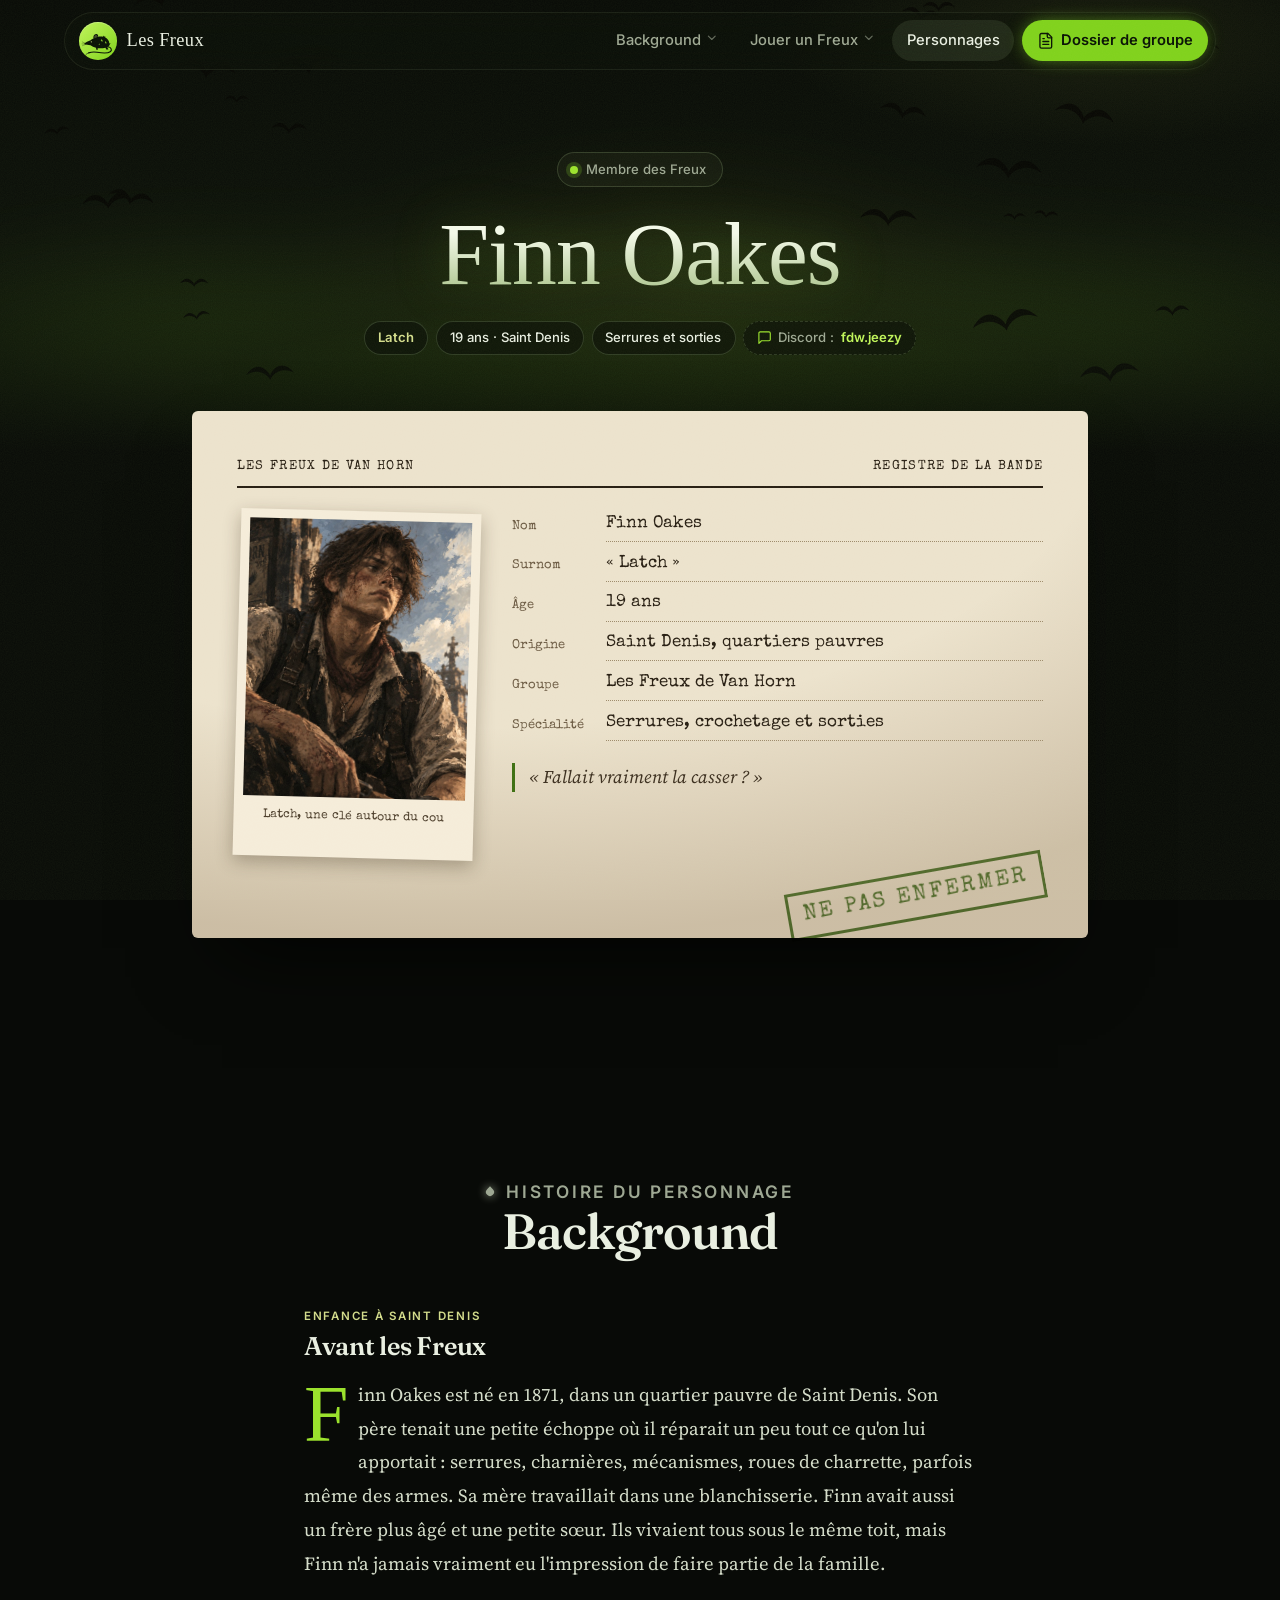
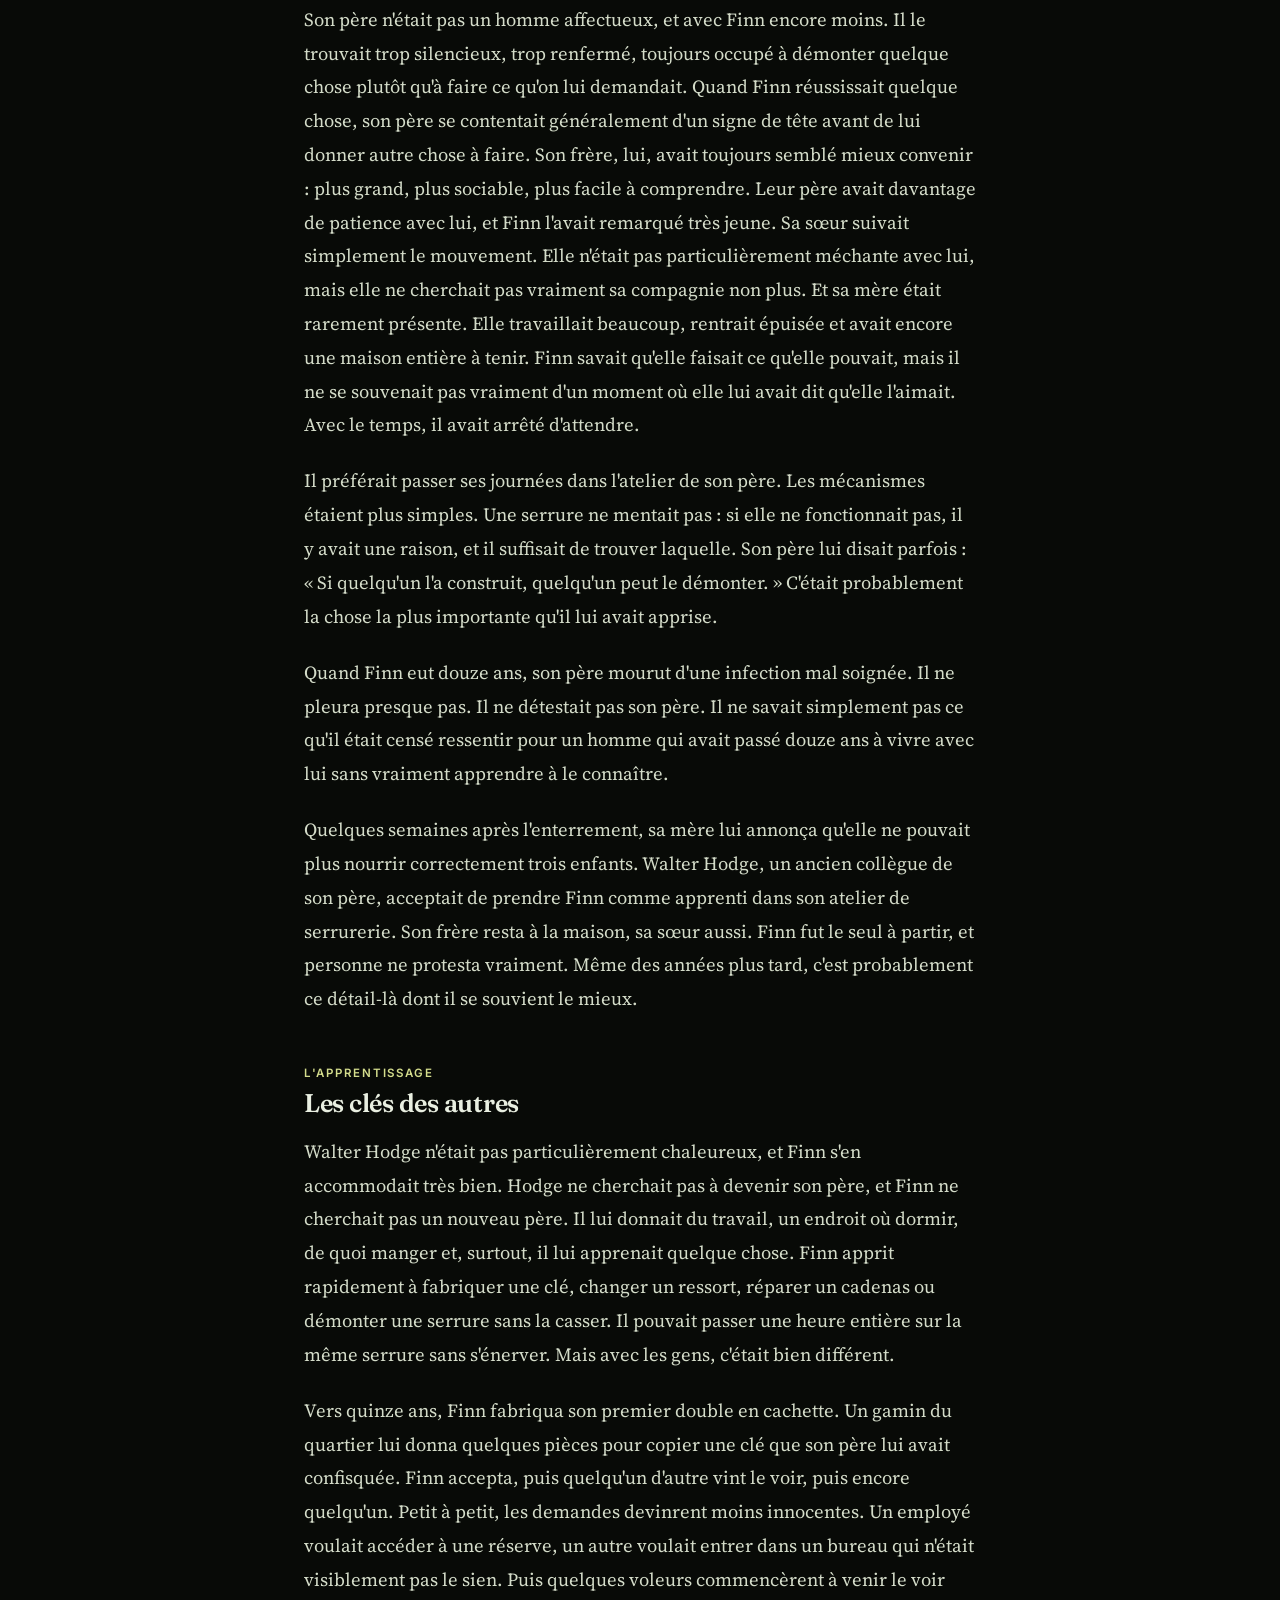
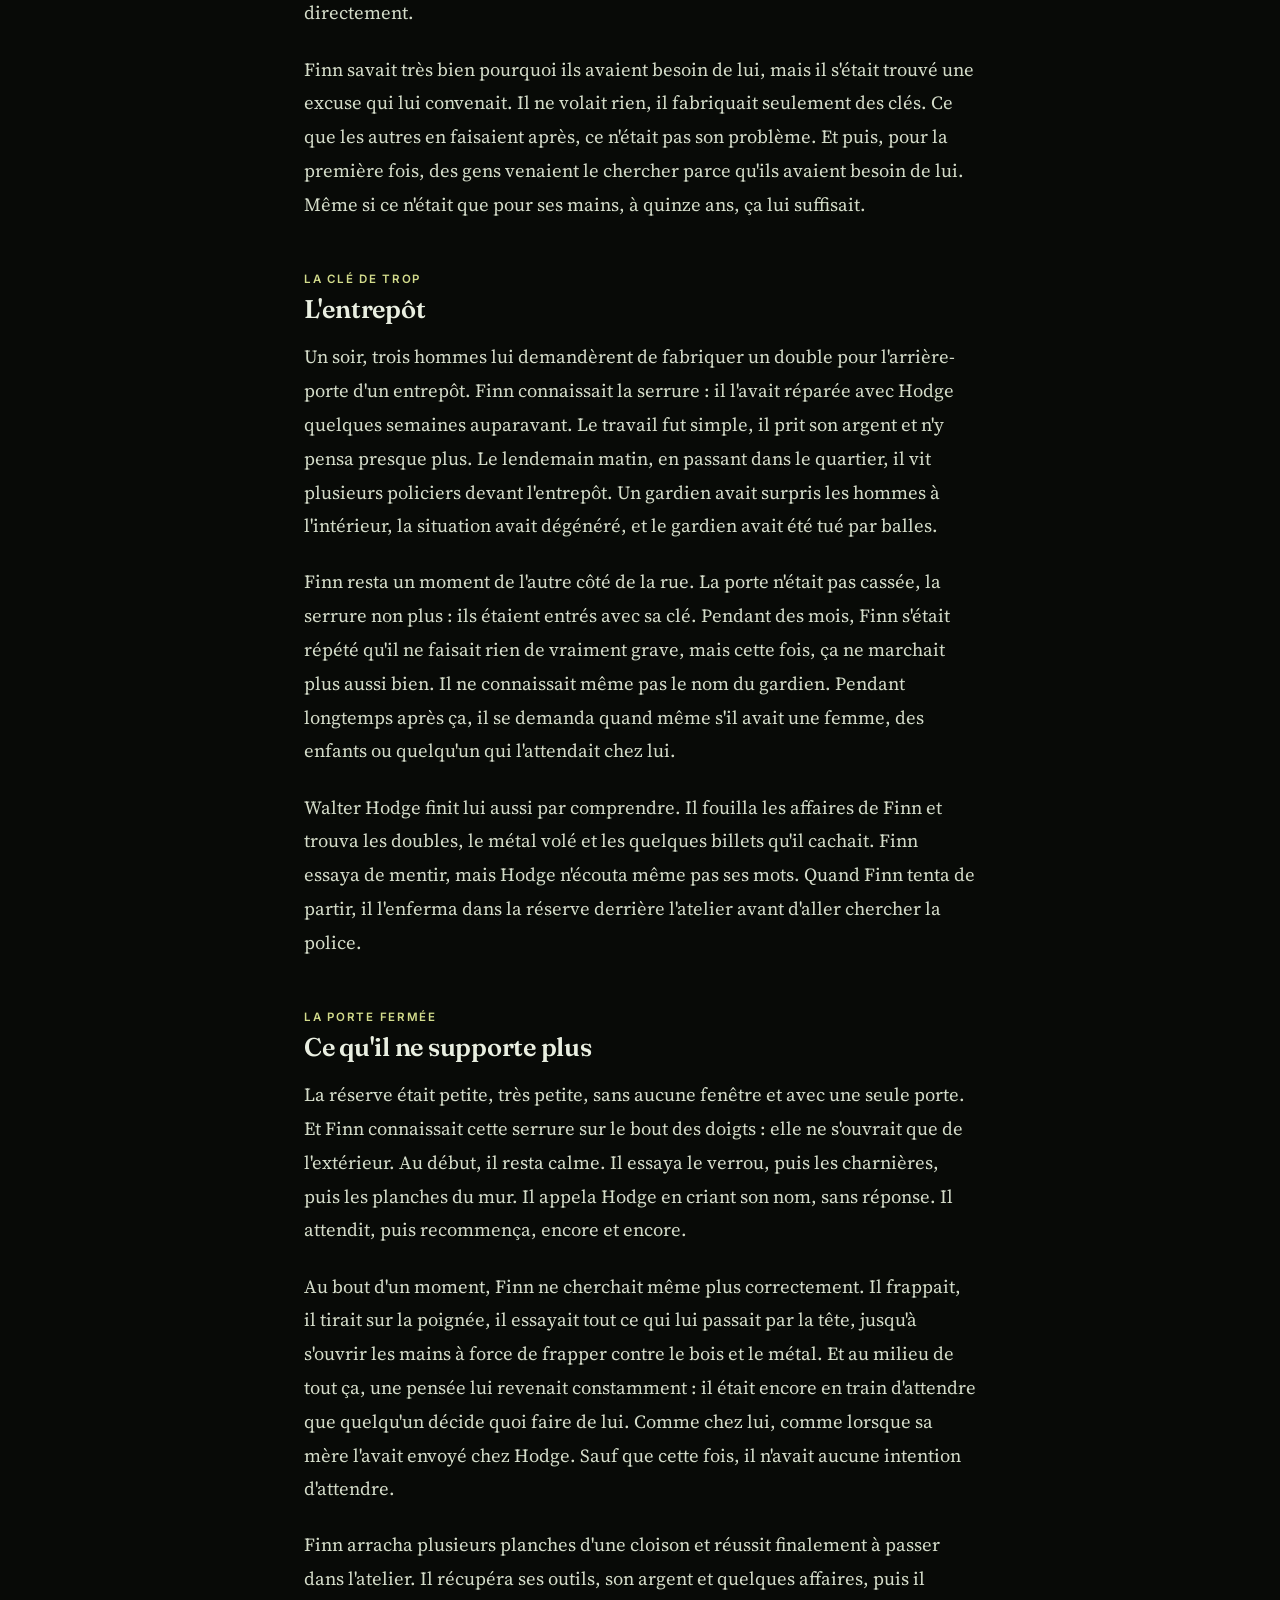
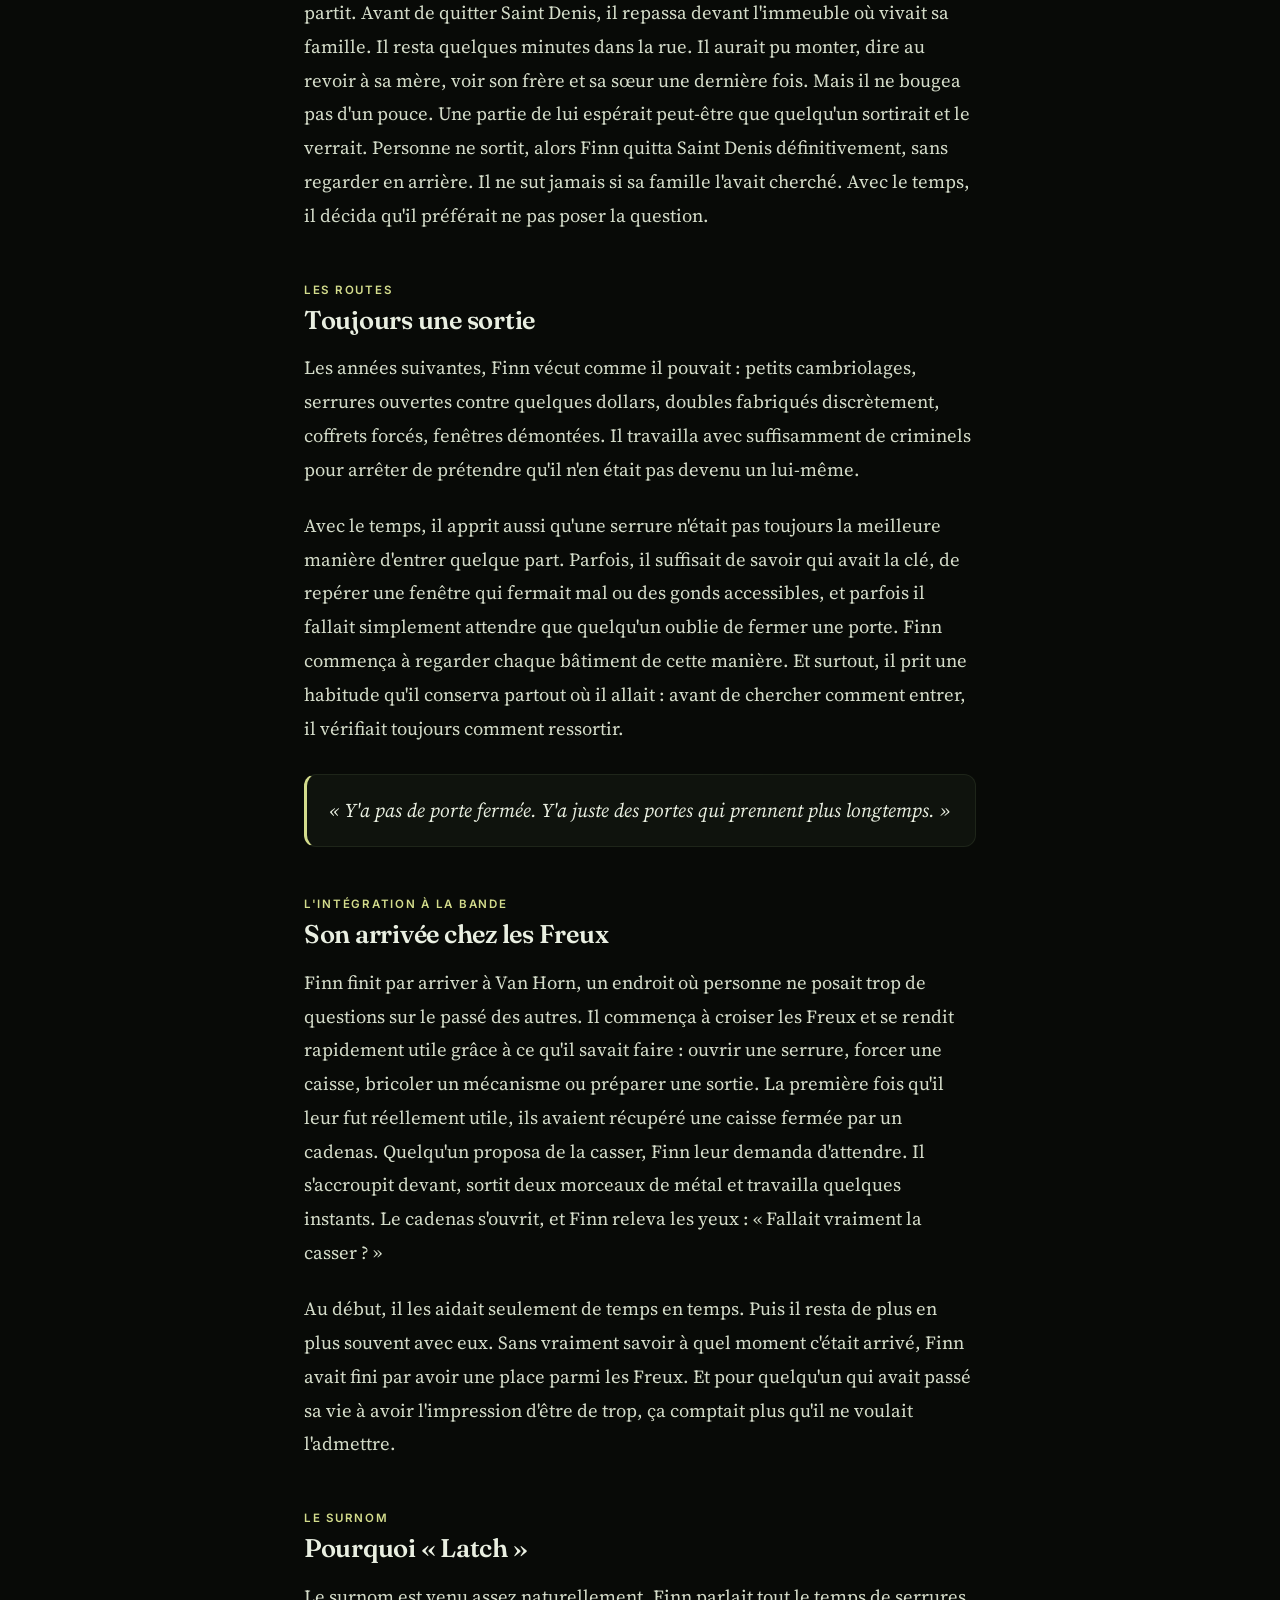
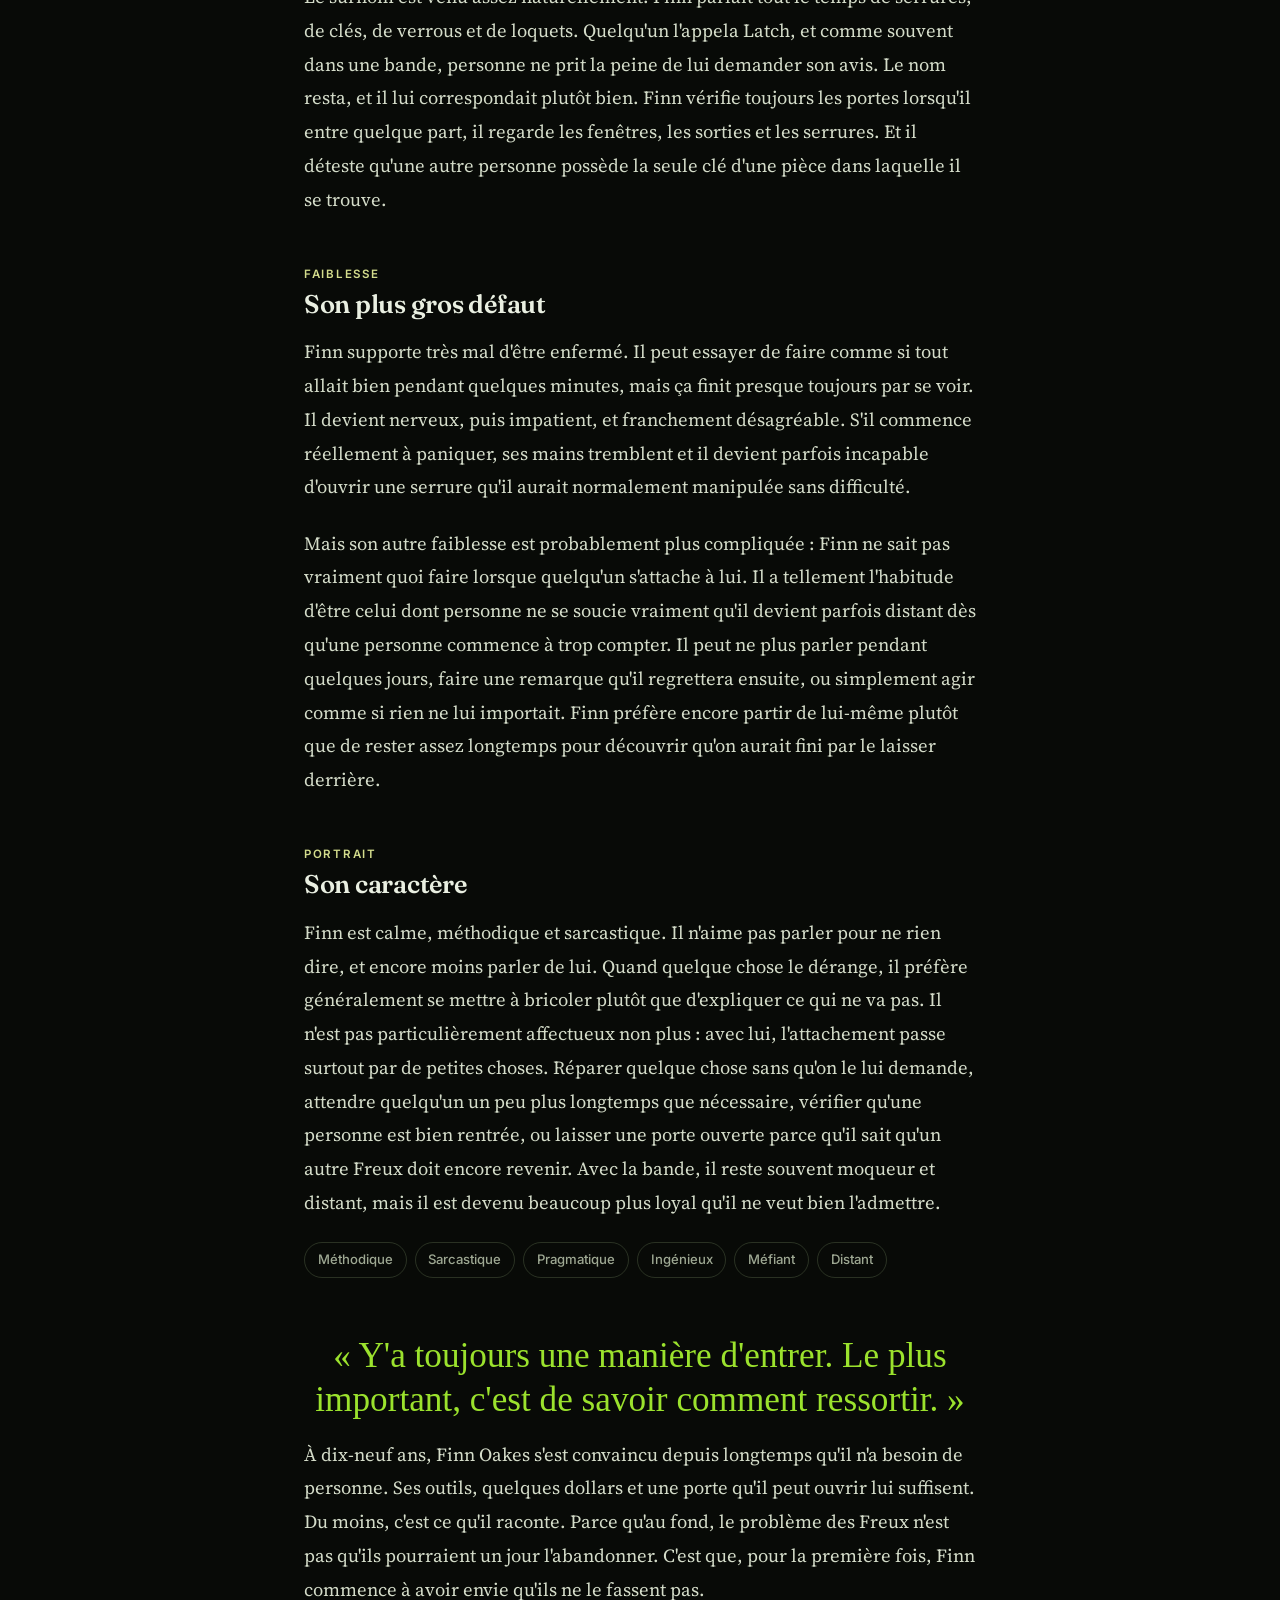
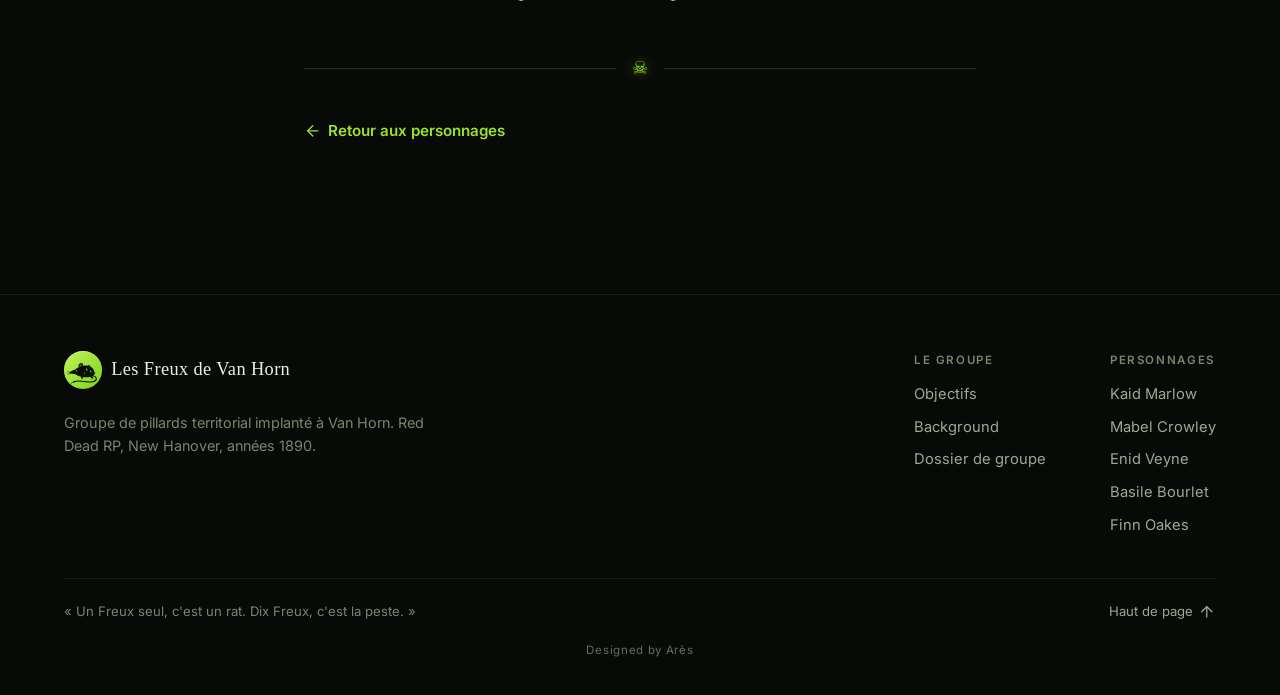
<file: finn-oakes.html>
<!doctype html>
<html lang="fr">
<head>
<meta charset="utf-8">
<meta name="viewport" content="width=device-width, initial-scale=1">
<title>Finn Oakes · Les Freux de Van Horn</title>
<meta name="description" content="Finn Oakes, dit « Latch ». Membre des Freux de Van Horn.">
<meta name="theme-color" content="#080a07">
<script>document.documentElement.classList.add('js')</script>
<link rel="preconnect" href="https://fonts.googleapis.com">
<link rel="preconnect" href="https://fonts.gstatic.com" crossorigin>
<link href="https://fonts.googleapis.com/css2?family=Inter:wght@400;500;600;700&family=Fraunces:opsz,wght@9..144,500;9..144,600&family=Source+Serif+4:ital,opsz,wght@0,8..60,400;0,8..60,500;1,8..60,400&family=IM+Fell+English+SC&family=Special+Elite&display=swap" rel="stylesheet">
<link rel="stylesheet" href="style.css?v=12">
<link rel="icon" type="image/svg+xml" href="logo-freux.svg?v=2">
</head>
<body>
<header class="barre">
  <nav class="barre__inner" aria-label="Navigation principale">
    <a class="marque" href="index.html"><span class="marque__logo"><svg viewBox="0 0 64 64" aria-hidden="true"><g transform="translate(5.6 4) scale(0.84)"><path d="M51.6 45.4 C59 46.4 61 52.4 56.6 55.6 C51 59.6 40 58.4 30 56.6 C24 55.6 18.4 55.9 13 57.8" fill="none" stroke="#071004" stroke-width="2.3" stroke-linecap="round"/><path d="M13 57.8 C10.6 58.7 8.8 59.8 7.4 61" fill="none" stroke="#071004" stroke-width="1.2" stroke-linecap="round"/><path fill="#071004" fill-rule="evenodd" d="M3.5 40 C7 36.4 11.6 33.8 17 32.2 C19 29.8 21.8 28.4 24.6 28 C29.6 25.4 36.4 23.8 42 25.2 L43 22.6 L44.4 25.4 L46.2 23.2 L46.6 26.6 C51.4 28.8 54.6 33.4 54.8 38.8 L57.4 38.4 L55.4 41.2 C54.8 43.6 53 45.2 50.6 46 L53 51 L48.6 51.2 L47 47.2 C42 48.6 36 48.8 31 48.2 L31.6 51.6 L28.4 51.6 L27.8 47.6 C23.4 46.4 19.6 44.4 16.6 42.2 C12.6 41.8 7.6 41.6 3.5 40 Z M37.4 32 L39.6 29.8 L39.6 33.4 L42.2 32.2 L40.2 35.4 Z M45.6 36 L47.6 34 L47.8 37.4 L50 36.6 L48 39.4 Z M33 40.4 L35 38.8 L35 42 Z"/><path fill="#071004" d="M22.8 29 C21.4 23.8 24 19.6 28 19.4 C31.4 19.2 33 22.4 32 25.4 L30.4 24.8 L30.8 27.2 C29 28.8 25.4 29.8 22.8 29 Z"/><path fill="#e2f58a" fill-opacity=".28" d="M24.4 27.4 C23.6 24.2 25.2 21.6 27.8 21.4 C29.8 21.3 30.8 23 30.5 24.4 L29.4 24 L29.6 26.2 C28.2 27.2 26 27.8 24.4 27.4 Z"/><circle cx="18.4" cy="35.4" r="1.4" fill="#e2f58a" fill-opacity=".8"/><path d="M7 38.8 L0 35.6 M7.2 39.8 L-.6 39.6 M7 40.6 L.4 43.2" stroke="#071004" stroke-width=".6" stroke-linecap="round" fill="none"/></g></svg></span>Les Freux</a>
    <button class="barre__menu" type="button" aria-expanded="false" aria-controls="menu-principal" aria-label="Ouvrir le menu"><svg class="icone icone-ouvrir" viewBox="0 0 24 24" fill="none" stroke="currentColor" stroke-width="1.8" stroke-linecap="round" stroke-linejoin="round" aria-hidden="true"><path d="M4 6h16"/><path d="M4 12h16"/><path d="M4 18h16"/></svg><svg class="icone icone-fermer" viewBox="0 0 24 24" fill="none" stroke="currentColor" stroke-width="1.8" stroke-linecap="round" stroke-linejoin="round" aria-hidden="true"><path d="M18 6 6 18"/><path d="m6 6 12 12"/></svg></button>
    <div class="barre__liens" id="menu-principal">
      <div class="barre__groupe"><a href="index.html#background">Background<svg class="icone barre__chevron" viewBox="0 0 24 24" fill="none" stroke="currentColor" stroke-width="2" stroke-linecap="round" stroke-linejoin="round" aria-hidden="true"><path d="m6 9 6 6 6-6"/></svg></a><div class="barre__sous"><a href="index.html#frise">Frise chronologique</a></div></div>
      <div class="barre__groupe"><a href="index.html#jouer">Jouer un Freux<svg class="icone barre__chevron" viewBox="0 0 24 24" fill="none" stroke="currentColor" stroke-width="2" stroke-linecap="round" stroke-linejoin="round" aria-hidden="true"><path d="m6 9 6 6 6-6"/></svg></a><div class="barre__sous"><a href="index.html#liens">Les liens entre les Freux</a><a href="roue.html">La roue des Freux</a></div></div>
      <a href="index.html#personnages" aria-current="page">Personnages</a>
      <div class="barre__groupe barre__groupe--droite"><a class="barre__cta" href="dossier-groupe.html"><svg class="icone" viewBox="0 0 24 24" fill="none" stroke="currentColor" stroke-width="1.8" stroke-linecap="round" stroke-linejoin="round" aria-hidden="true"><path d="M15 2H6a2 2 0 0 0-2 2v16a2 2 0 0 0 2 2h12a2 2 0 0 0 2-2V7Z"/><path d="M14 2v4a2 2 0 0 0 2 2h4"/><path d="M10 9H8"/><path d="M16 13H8"/><path d="M16 17H8"/></svg>Dossier de groupe</a><div class="barre__sous"><a href="dossier-groupe.html#objectifs">Objectifs</a></div></div>
    </div>
  </nav>
</header>
<div class="progression" aria-hidden="true"><span></span></div>

<main id="haut">

  <section class="hero hero--page">
    <svg class="hero__nuee" viewBox="0 0 1200 800" preserveAspectRatio="xMidYMid slice" aria-hidden="true">
    <defs>
      <path id="freux" fill="currentColor" d="M-20 2 C-14 -6 -7 -7 -1 1 L0 3 L1 1 C7 -7 14 -6 20 2 C13 -2 6 -1 1 5 L0 7 L-1 5 C-6 -1 -13 -2 -20 2Z"/>
    </defs>
    <g>
      <use href="#freux" transform="translate(150 186) rotate(-12) scale(1.22)"/>
      <use href="#freux" transform="translate(222 281) rotate(0) scale(0.56)"/>
      <use href="#freux" transform="translate(53 311) rotate(-11) scale(0.58)"/>
      <use href="#freux" transform="translate(184 484) rotate(-8) scale(0.64)"/>
      <use href="#freux" transform="translate(253 537) rotate(-3) scale(1.13)"/>
      <use href="#freux" transform="translate(372 140) rotate(-6) scale(1.44)"/>
      <use href="#freux" transform="translate(89 172) rotate(9) scale(0.84)"/>
      <use href="#freux" transform="translate(101 376) rotate(-4) scale(1.20)"/>
      <use href="#freux" transform="translate(226 148) rotate(-8) scale(0.57)"/>
      <use href="#freux" transform="translate(271 308) rotate(2) scale(0.85)"/>
      <use href="#freux" transform="translate(194 252) rotate(6) scale(1.37)"/>
      <use href="#freux" transform="translate(123 373) rotate(11) scale(1.08)"/>
      <use href="#freux" transform="translate(288 247) rotate(-11) scale(1.58)"/>
      <use href="#freux" transform="translate(182 453) rotate(0) scale(0.67)"/>
      <use href="#freux" transform="translate(607 114) rotate(-12) scale(0.65)"/>
      <use href="#freux" transform="translate(553 88) rotate(4) scale(0.40)"/>
      <use href="#freux" transform="translate(407 48) rotate(-9) scale(0.44)"/>
      <use href="#freux" transform="translate(530 46) rotate(-10) scale(0.35)"/>
    </g>
    <g>
      <use href="#freux" transform="translate(833 391) rotate(2) scale(1.34)"/>
      <use href="#freux" transform="translate(1118 231) rotate(3) scale(1.26)"/>
      <use href="#freux" transform="translate(1017 295) rotate(12) scale(1.42)"/>
      <use href="#freux" transform="translate(981 389) rotate(6) scale(0.57)"/>
      <use href="#freux" transform="translate(1040 537) rotate(-6) scale(1.40)"/>
      <use href="#freux" transform="translate(951 391) rotate(-1) scale(0.52)"/>
      <use href="#freux" transform="translate(877 143) rotate(8) scale(0.56)"/>
      <use href="#freux" transform="translate(864 201) rotate(10) scale(0.93)"/>
      <use href="#freux" transform="translate(847 292) rotate(11) scale(1.10)"/>
      <use href="#freux" transform="translate(1099 479) rotate(-2) scale(0.81)"/>
      <use href="#freux" transform="translate(942 488) rotate(-10) scale(1.55)"/>
      <use href="#freux" transform="translate(880 194) rotate(0) scale(0.76)"/>
      <use href="#freux" transform="translate(1020 208) rotate(-2) scale(0.50)"/>
      <use href="#freux" transform="translate(946 345) rotate(5) scale(1.55)"/>
      <use href="#freux" transform="translate(776 134) rotate(8) scale(0.74)"/>
      <use href="#freux" transform="translate(425 84) rotate(10) scale(0.36)"/>
      <use href="#freux" transform="translate(650 58) rotate(-4) scale(0.46)"/>
      <use href="#freux" transform="translate(540 55) rotate(14) scale(0.73)"/>
    </g>
  </svg>
    <div class="hero__contenu">
      <p class="pastille"><span class="pastille__point"></span>Membre des Freux</p>
      <h1 class="hero__titre">Finn Oakes</h1>
      <div class="puces"><span class="puce"><strong>Latch</strong></span><span class="puce">19 ans · Saint Denis</span><span class="puce">Serrures et sorties</span><span class="puce puce--hrp"><svg class="icone" viewBox="0 0 24 24" fill="none" stroke="currentColor" stroke-width="1.8" stroke-linecap="round" stroke-linejoin="round" aria-hidden="true"><path d="M21 15a2 2 0 0 1-2 2H7l-4 4V5a2 2 0 0 1 2-2h14a2 2 0 0 1 2 2z"/></svg>Discord : <strong>fdw.jeezy</strong></span></div>
    </div>
  </section>

  <section class="section section--serree">
    <div class="dossier dossier--portrait">
      <div class="tampon">NE PAS ENFERMER</div>
      <p class="dossier__titre"><span>LES FREUX DE VAN HORN</span><span>REGISTRE DE LA BANDE</span></p>
      <div class="dossier__grille">
        <figure class="photo">
          <img src="finn-oakes.jpg" alt="Portrait de Finn Oakes, cheveux bruns en bataille, une clé pendue au cou, adossé à une caisse marquée Van Horn" width="900" height="1125" style="object-position: center 20%">
          <figcaption>Latch, une clé autour du cou</figcaption>
        </figure>
        <div>
          <dl>
            <dt>Nom</dt>
            <dd>Finn Oakes</dd>
            <dt>Surnom</dt>
            <dd>« Latch »</dd>
            <dt>Âge</dt>
            <dd>19 ans</dd>
            <dt>Origine</dt>
            <dd>Saint Denis, quartiers pauvres</dd>
            <dt>Groupe</dt>
            <dd>Les Freux de Van Horn</dd>
            <dt>Spécialité</dt>
            <dd>Serrures, crochetage et sorties</dd>
          </dl>
          <p class="dossier__devise">« Fallait vraiment la casser ? »</p>
        </div>
      </div>
    </div>
  </section>

  <section class="section" data-progression>
    <div class="conteneur">
      <header class="titre-section titre-section--centre" data-reveal>
        <p class="surligne">Histoire du personnage</p>
        <h2>Background</h2>
      </header>

      <article class="recit recit--centre">
        <h3><span>ENFANCE À SAINT DENIS</span>Avant les Freux</h3>
        <p>Finn Oakes est né en 1871, dans un quartier pauvre de Saint Denis. Son père tenait une petite échoppe où il réparait un peu tout ce qu'on lui apportait : serrures, charnières, mécanismes, roues de charrette, parfois même des armes. Sa mère travaillait dans une blanchisserie. Finn avait aussi un frère plus âgé et une petite sœur. Ils vivaient tous sous le même toit, mais Finn n'a jamais vraiment eu l'impression de faire partie de la famille.</p>
        <p>Son père n'était pas un homme affectueux, et avec Finn encore moins. Il le trouvait trop silencieux, trop renfermé, toujours occupé à démonter quelque chose plutôt qu'à faire ce qu'on lui demandait. Quand Finn réussissait quelque chose, son père se contentait généralement d'un signe de tête avant de lui donner autre chose à faire. Son frère, lui, avait toujours semblé mieux convenir : plus grand, plus sociable, plus facile à comprendre. Leur père avait davantage de patience avec lui, et Finn l'avait remarqué très jeune. Sa sœur suivait simplement le mouvement. Elle n'était pas particulièrement méchante avec lui, mais elle ne cherchait pas vraiment sa compagnie non plus. Et sa mère était rarement présente. Elle travaillait beaucoup, rentrait épuisée et avait encore une maison entière à tenir. Finn savait qu'elle faisait ce qu'elle pouvait, mais il ne se souvenait pas vraiment d'un moment où elle lui avait dit qu'elle l'aimait. Avec le temps, il avait arrêté d'attendre.</p>
        <p>Il préférait passer ses journées dans l'atelier de son père. Les mécanismes étaient plus simples. Une serrure ne mentait pas : si elle ne fonctionnait pas, il y avait une raison, et il suffisait de trouver laquelle. Son père lui disait parfois : « Si quelqu'un l'a construit, quelqu'un peut le démonter. » C'était probablement la chose la plus importante qu'il lui avait apprise.</p>
        <p>Quand Finn eut douze ans, son père mourut d'une infection mal soignée. Il ne pleura presque pas. Il ne détestait pas son père. Il ne savait simplement pas ce qu'il était censé ressentir pour un homme qui avait passé douze ans à vivre avec lui sans vraiment apprendre à le connaître.</p>
        <p>Quelques semaines après l'enterrement, sa mère lui annonça qu'elle ne pouvait plus nourrir correctement trois enfants. Walter Hodge, un ancien collègue de son père, acceptait de prendre Finn comme apprenti dans son atelier de serrurerie. Son frère resta à la maison, sa sœur aussi. Finn fut le seul à partir, et personne ne protesta vraiment. Même des années plus tard, c'est probablement ce détail-là dont il se souvient le mieux.</p>

        <h3><span>L'APPRENTISSAGE</span>Les clés des autres</h3>
        <p>Walter Hodge n'était pas particulièrement chaleureux, et Finn s'en accommodait très bien. Hodge ne cherchait pas à devenir son père, et Finn ne cherchait pas un nouveau père. Il lui donnait du travail, un endroit où dormir, de quoi manger et, surtout, il lui apprenait quelque chose. Finn apprit rapidement à fabriquer une clé, changer un ressort, réparer un cadenas ou démonter une serrure sans la casser. Il pouvait passer une heure entière sur la même serrure sans s'énerver. Mais avec les gens, c'était bien différent.</p>
        <p>Vers quinze ans, Finn fabriqua son premier double en cachette. Un gamin du quartier lui donna quelques pièces pour copier une clé que son père lui avait confisquée. Finn accepta, puis quelqu'un d'autre vint le voir, puis encore quelqu'un. Petit à petit, les demandes devinrent moins innocentes. Un employé voulait accéder à une réserve, un autre voulait entrer dans un bureau qui n'était visiblement pas le sien. Puis quelques voleurs commencèrent à venir le voir directement.</p>
        <p>Finn savait très bien pourquoi ils avaient besoin de lui, mais il s'était trouvé une excuse qui lui convenait. Il ne volait rien, il fabriquait seulement des clés. Ce que les autres en faisaient après, ce n'était pas son problème. Et puis, pour la première fois, des gens venaient le chercher parce qu'ils avaient besoin de lui. Même si ce n'était que pour ses mains, à quinze ans, ça lui suffisait.</p>

        <h3><span>LA CLÉ DE TROP</span>L'entrepôt</h3>
        <p>Un soir, trois hommes lui demandèrent de fabriquer un double pour l'arrière-porte d'un entrepôt. Finn connaissait la serrure : il l'avait réparée avec Hodge quelques semaines auparavant. Le travail fut simple, il prit son argent et n'y pensa presque plus. Le lendemain matin, en passant dans le quartier, il vit plusieurs policiers devant l'entrepôt. Un gardien avait surpris les hommes à l'intérieur, la situation avait dégénéré, et le gardien avait été tué par balles.</p>
        <p>Finn resta un moment de l'autre côté de la rue. La porte n'était pas cassée, la serrure non plus : ils étaient entrés avec sa clé. Pendant des mois, Finn s'était répété qu'il ne faisait rien de vraiment grave, mais cette fois, ça ne marchait plus aussi bien. Il ne connaissait même pas le nom du gardien. Pendant longtemps après ça, il se demanda quand même s'il avait une femme, des enfants ou quelqu'un qui l'attendait chez lui.</p>
        <p>Walter Hodge finit lui aussi par comprendre. Il fouilla les affaires de Finn et trouva les doubles, le métal volé et les quelques billets qu'il cachait. Finn essaya de mentir, mais Hodge n'écouta même pas ses mots. Quand Finn tenta de partir, il l'enferma dans la réserve derrière l'atelier avant d'aller chercher la police.</p>

        <h3><span>LA PORTE FERMÉE</span>Ce qu'il ne supporte plus</h3>
        <p>La réserve était petite, très petite, sans aucune fenêtre et avec une seule porte. Et Finn connaissait cette serrure sur le bout des doigts : elle ne s'ouvrait que de l'extérieur. Au début, il resta calme. Il essaya le verrou, puis les charnières, puis les planches du mur. Il appela Hodge en criant son nom, sans réponse. Il attendit, puis recommença, encore et encore.</p>
        <p>Au bout d'un moment, Finn ne cherchait même plus correctement. Il frappait, il tirait sur la poignée, il essayait tout ce qui lui passait par la tête, jusqu'à s'ouvrir les mains à force de frapper contre le bois et le métal. Et au milieu de tout ça, une pensée lui revenait constamment : il était encore en train d'attendre que quelqu'un décide quoi faire de lui. Comme chez lui, comme lorsque sa mère l'avait envoyé chez Hodge. Sauf que cette fois, il n'avait aucune intention d'attendre.</p>
        <p>Finn arracha plusieurs planches d'une cloison et réussit finalement à passer dans l'atelier. Il récupéra ses outils, son argent et quelques affaires, puis il partit. Avant de quitter Saint Denis, il repassa devant l'immeuble où vivait sa famille. Il resta quelques minutes dans la rue. Il aurait pu monter, dire au revoir à sa mère, voir son frère et sa sœur une dernière fois. Mais il ne bougea pas d'un pouce. Une partie de lui espérait peut-être que quelqu'un sortirait et le verrait. Personne ne sortit, alors Finn quitta Saint Denis définitivement, sans regarder en arrière. Il ne sut jamais si sa famille l'avait cherché. Avec le temps, il décida qu'il préférait ne pas poser la question.</p>

        <h3><span>LES ROUTES</span>Toujours une sortie</h3>
        <p>Les années suivantes, Finn vécut comme il pouvait : petits cambriolages, serrures ouvertes contre quelques dollars, doubles fabriqués discrètement, coffrets forcés, fenêtres démontées. Il travailla avec suffisamment de criminels pour arrêter de prétendre qu'il n'en était pas devenu un lui-même.</p>
        <p>Avec le temps, il apprit aussi qu'une serrure n'était pas toujours la meilleure manière d'entrer quelque part. Parfois, il suffisait de savoir qui avait la clé, de repérer une fenêtre qui fermait mal ou des gonds accessibles, et parfois il fallait simplement attendre que quelqu'un oublie de fermer une porte. Finn commença à regarder chaque bâtiment de cette manière. Et surtout, il prit une habitude qu'il conserva partout où il allait : avant de chercher comment entrer, il vérifiait toujours comment ressortir.</p>
        <p class="exergue">« Y'a pas de porte fermée. Y'a juste des portes qui prennent plus longtemps. »</p>

        <h3><span>L'INTÉGRATION À LA BANDE</span>Son arrivée chez les Freux</h3>
        <p>Finn finit par arriver à Van Horn, un endroit où personne ne posait trop de questions sur le passé des autres. Il commença à croiser les Freux et se rendit rapidement utile grâce à ce qu'il savait faire : ouvrir une serrure, forcer une caisse, bricoler un mécanisme ou préparer une sortie. La première fois qu'il leur fut réellement utile, ils avaient récupéré une caisse fermée par un cadenas. Quelqu'un proposa de la casser, Finn leur demanda d'attendre. Il s'accroupit devant, sortit deux morceaux de métal et travailla quelques instants. Le cadenas s'ouvrit, et Finn releva les yeux : « Fallait vraiment la casser ? »</p>
        <p>Au début, il les aidait seulement de temps en temps. Puis il resta de plus en plus souvent avec eux. Sans vraiment savoir à quel moment c'était arrivé, Finn avait fini par avoir une place parmi les Freux. Et pour quelqu'un qui avait passé sa vie à avoir l'impression d'être de trop, ça comptait plus qu'il ne voulait l'admettre.</p>

        <h3><span>LE SURNOM</span>Pourquoi « Latch »</h3>
        <p>Le surnom est venu assez naturellement. Finn parlait tout le temps de serrures, de clés, de verrous et de loquets. Quelqu'un l'appela Latch, et comme souvent dans une bande, personne ne prit la peine de lui demander son avis. Le nom resta, et il lui correspondait plutôt bien. Finn vérifie toujours les portes lorsqu'il entre quelque part, il regarde les fenêtres, les sorties et les serrures. Et il déteste qu'une autre personne possède la seule clé d'une pièce dans laquelle il se trouve.</p>

        <h3><span>FAIBLESSE</span>Son plus gros défaut</h3>
        <p>Finn supporte très mal d'être enfermé. Il peut essayer de faire comme si tout allait bien pendant quelques minutes, mais ça finit presque toujours par se voir. Il devient nerveux, puis impatient, et franchement désagréable. S'il commence réellement à paniquer, ses mains tremblent et il devient parfois incapable d'ouvrir une serrure qu'il aurait normalement manipulée sans difficulté.</p>
        <p>Mais son autre faiblesse est probablement plus compliquée : Finn ne sait pas vraiment quoi faire lorsque quelqu'un s'attache à lui. Il a tellement l'habitude d'être celui dont personne ne se soucie vraiment qu'il devient parfois distant dès qu'une personne commence à trop compter. Il peut ne plus parler pendant quelques jours, faire une remarque qu'il regrettera ensuite, ou simplement agir comme si rien ne lui importait. Finn préfère encore partir de lui-même plutôt que de rester assez longtemps pour découvrir qu'on aurait fini par le laisser derrière.</p>

        <h3><span>PORTRAIT</span>Son caractère</h3>
        <p>Finn est calme, méthodique et sarcastique. Il n'aime pas parler pour ne rien dire, et encore moins parler de lui. Quand quelque chose le dérange, il préfère généralement se mettre à bricoler plutôt que d'expliquer ce qui ne va pas. Il n'est pas particulièrement affectueux non plus : avec lui, l'attachement passe surtout par de petites choses. Réparer quelque chose sans qu'on le lui demande, attendre quelqu'un un peu plus longtemps que nécessaire, vérifier qu'une personne est bien rentrée, ou laisser une porte ouverte parce qu'il sait qu'un autre Freux doit encore revenir. Avec la bande, il reste souvent moqueur et distant, mais il est devenu beaucoup plus loyal qu'il ne veut bien l'admettre.</p>
        <ul class="traits">
          <li>Méthodique</li><li>Sarcastique</li><li>Pragmatique</li><li>Ingénieux</li><li>Méfiant</li><li>Distant</li>
        </ul>

        <p class="devise-finale">« Y'a toujours une manière d'entrer. Le plus important, c'est de savoir comment ressortir. »</p>
        <p>À dix-neuf ans, Finn Oakes s'est convaincu depuis longtemps qu'il n'a besoin de personne. Ses outils, quelques dollars et une porte qu'il peut ouvrir lui suffisent. Du moins, c'est ce qu'il raconte. Parce qu'au fond, le problème des Freux n'est pas qu'ils pourraient un jour l'abandonner. C'est que, pour la première fois, Finn commence à avoir envie qu'ils ne le fassent pas.</p>
        <div class="fin">☠︎</div>
        <a class="retour" href="index.html#personnages"><svg class="icone" viewBox="0 0 24 24" fill="none" stroke="currentColor" stroke-width="1.8" stroke-linecap="round" stroke-linejoin="round" aria-hidden="true"><path d="M19 12H5"/><path d="m12 19-7-7 7-7"/></svg>Retour aux personnages</a>
      </article>
    </div>
  </section>

</main>

<footer class="pied">
  <div class="pied__grille">
    <div>
      <a class="marque" href="index.html"><span class="marque__logo"><svg viewBox="0 0 64 64" aria-hidden="true"><g transform="translate(5.6 4) scale(0.84)"><path d="M51.6 45.4 C59 46.4 61 52.4 56.6 55.6 C51 59.6 40 58.4 30 56.6 C24 55.6 18.4 55.9 13 57.8" fill="none" stroke="#071004" stroke-width="2.3" stroke-linecap="round"/><path d="M13 57.8 C10.6 58.7 8.8 59.8 7.4 61" fill="none" stroke="#071004" stroke-width="1.2" stroke-linecap="round"/><path fill="#071004" fill-rule="evenodd" d="M3.5 40 C7 36.4 11.6 33.8 17 32.2 C19 29.8 21.8 28.4 24.6 28 C29.6 25.4 36.4 23.8 42 25.2 L43 22.6 L44.4 25.4 L46.2 23.2 L46.6 26.6 C51.4 28.8 54.6 33.4 54.8 38.8 L57.4 38.4 L55.4 41.2 C54.8 43.6 53 45.2 50.6 46 L53 51 L48.6 51.2 L47 47.2 C42 48.6 36 48.8 31 48.2 L31.6 51.6 L28.4 51.6 L27.8 47.6 C23.4 46.4 19.6 44.4 16.6 42.2 C12.6 41.8 7.6 41.6 3.5 40 Z M37.4 32 L39.6 29.8 L39.6 33.4 L42.2 32.2 L40.2 35.4 Z M45.6 36 L47.6 34 L47.8 37.4 L50 36.6 L48 39.4 Z M33 40.4 L35 38.8 L35 42 Z"/><path fill="#071004" d="M22.8 29 C21.4 23.8 24 19.6 28 19.4 C31.4 19.2 33 22.4 32 25.4 L30.4 24.8 L30.8 27.2 C29 28.8 25.4 29.8 22.8 29 Z"/><path fill="#e2f58a" fill-opacity=".28" d="M24.4 27.4 C23.6 24.2 25.2 21.6 27.8 21.4 C29.8 21.3 30.8 23 30.5 24.4 L29.4 24 L29.6 26.2 C28.2 27.2 26 27.8 24.4 27.4 Z"/><circle cx="18.4" cy="35.4" r="1.4" fill="#e2f58a" fill-opacity=".8"/><path d="M7 38.8 L0 35.6 M7.2 39.8 L-.6 39.6 M7 40.6 L.4 43.2" stroke="#071004" stroke-width=".6" stroke-linecap="round" fill="none"/></g></svg></span>Les Freux de Van Horn</a>
      <p class="pied__texte">Groupe de pillards territorial implanté à Van Horn. Red Dead RP, New Hanover, années 1890.</p>
    </div>
    <div class="pied__colonnes">
      <div class="pied__colonne">
        <p>Le groupe</p>
        <ul>
          <li><a href="dossier-groupe.html#objectifs">Objectifs</a></li>
          <li><a href="index.html#background">Background</a></li>
          <li><a href="dossier-groupe.html">Dossier de groupe</a></li>
        </ul>
      </div>
      <div class="pied__colonne">
        <p>Personnages</p>
        <ul>
          <li><a href="kaid-marlow.html">Kaid Marlow</a></li>
          <li><a href="mabel-crowley.html">Mabel Crowley</a></li>
          <li><a href="enid-veyne.html">Enid Veyne</a></li>
          <li><a href="basile-bourlet.html">Basile Bourlet</a></li>
          <li><a href="finn-oakes.html">Finn Oakes</a></li>
        </ul>
      </div>
    </div>
  </div>
  <div class="pied__bas">
    <span>« Un Freux seul, c'est un rat. Dix Freux, c'est la peste. »</span>
    <a href="#haut">Haut de page <svg class="icone" viewBox="0 0 24 24" fill="none" stroke="currentColor" stroke-width="1.8" stroke-linecap="round" stroke-linejoin="round" aria-hidden="true"><path d="m5 12 7-7 7 7"/><path d="M12 19V5"/></svg></a>
  </div>
  <p class="signature">Designed by Arès</p>
</footer>

<script src="site.js?v=6"></script>
</body>
</html>
</file>
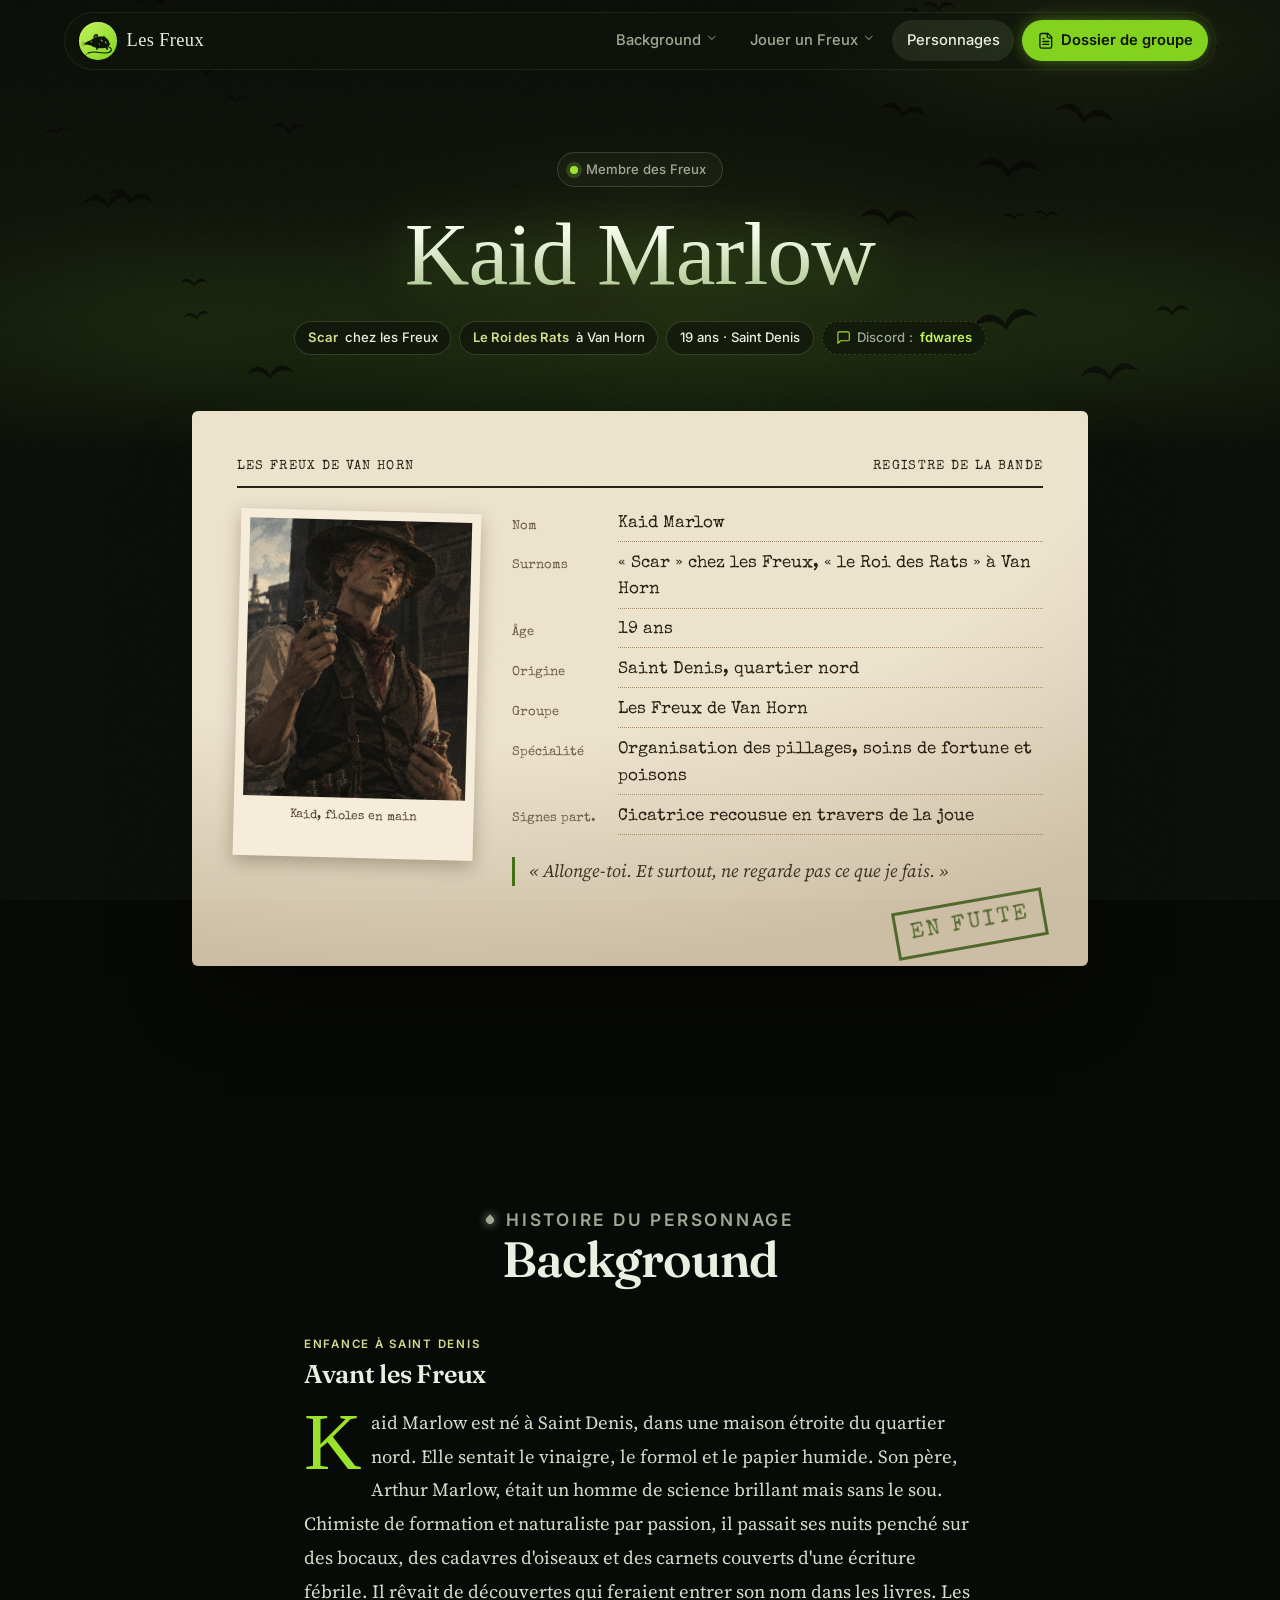
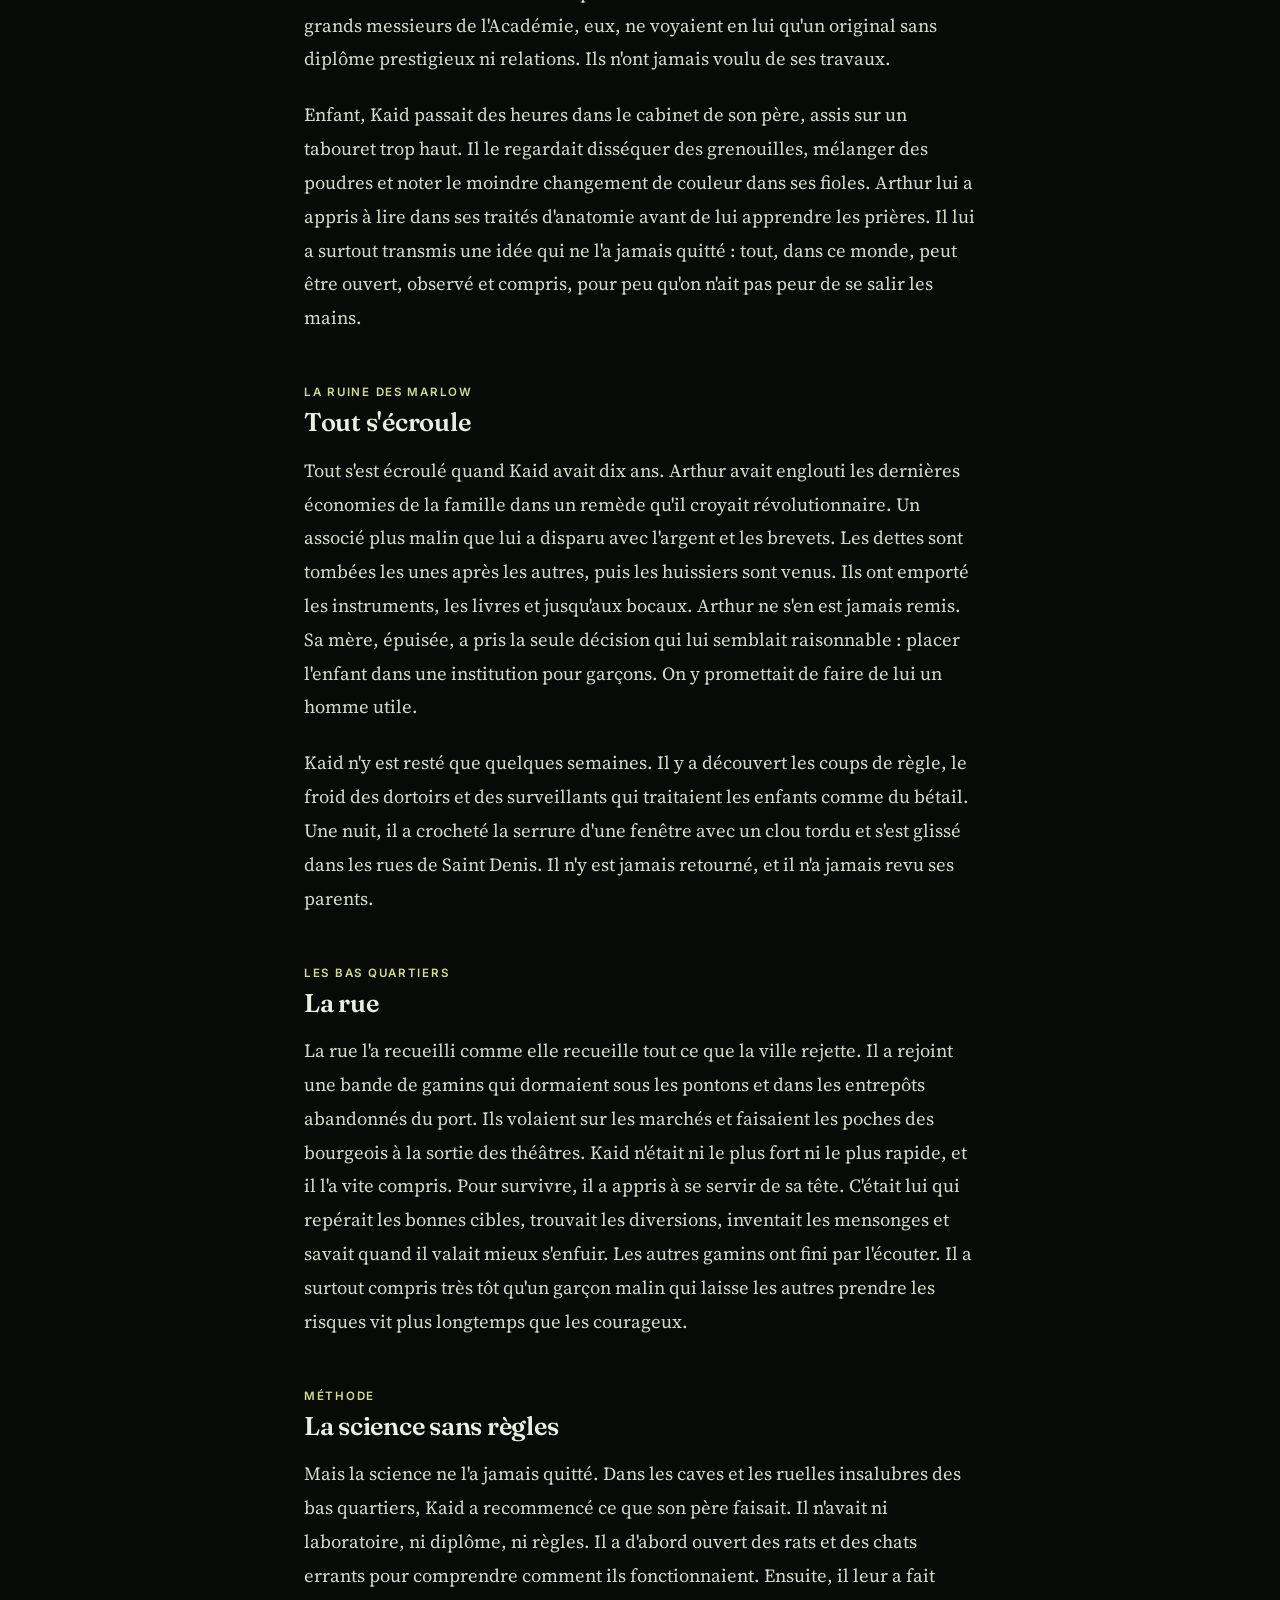
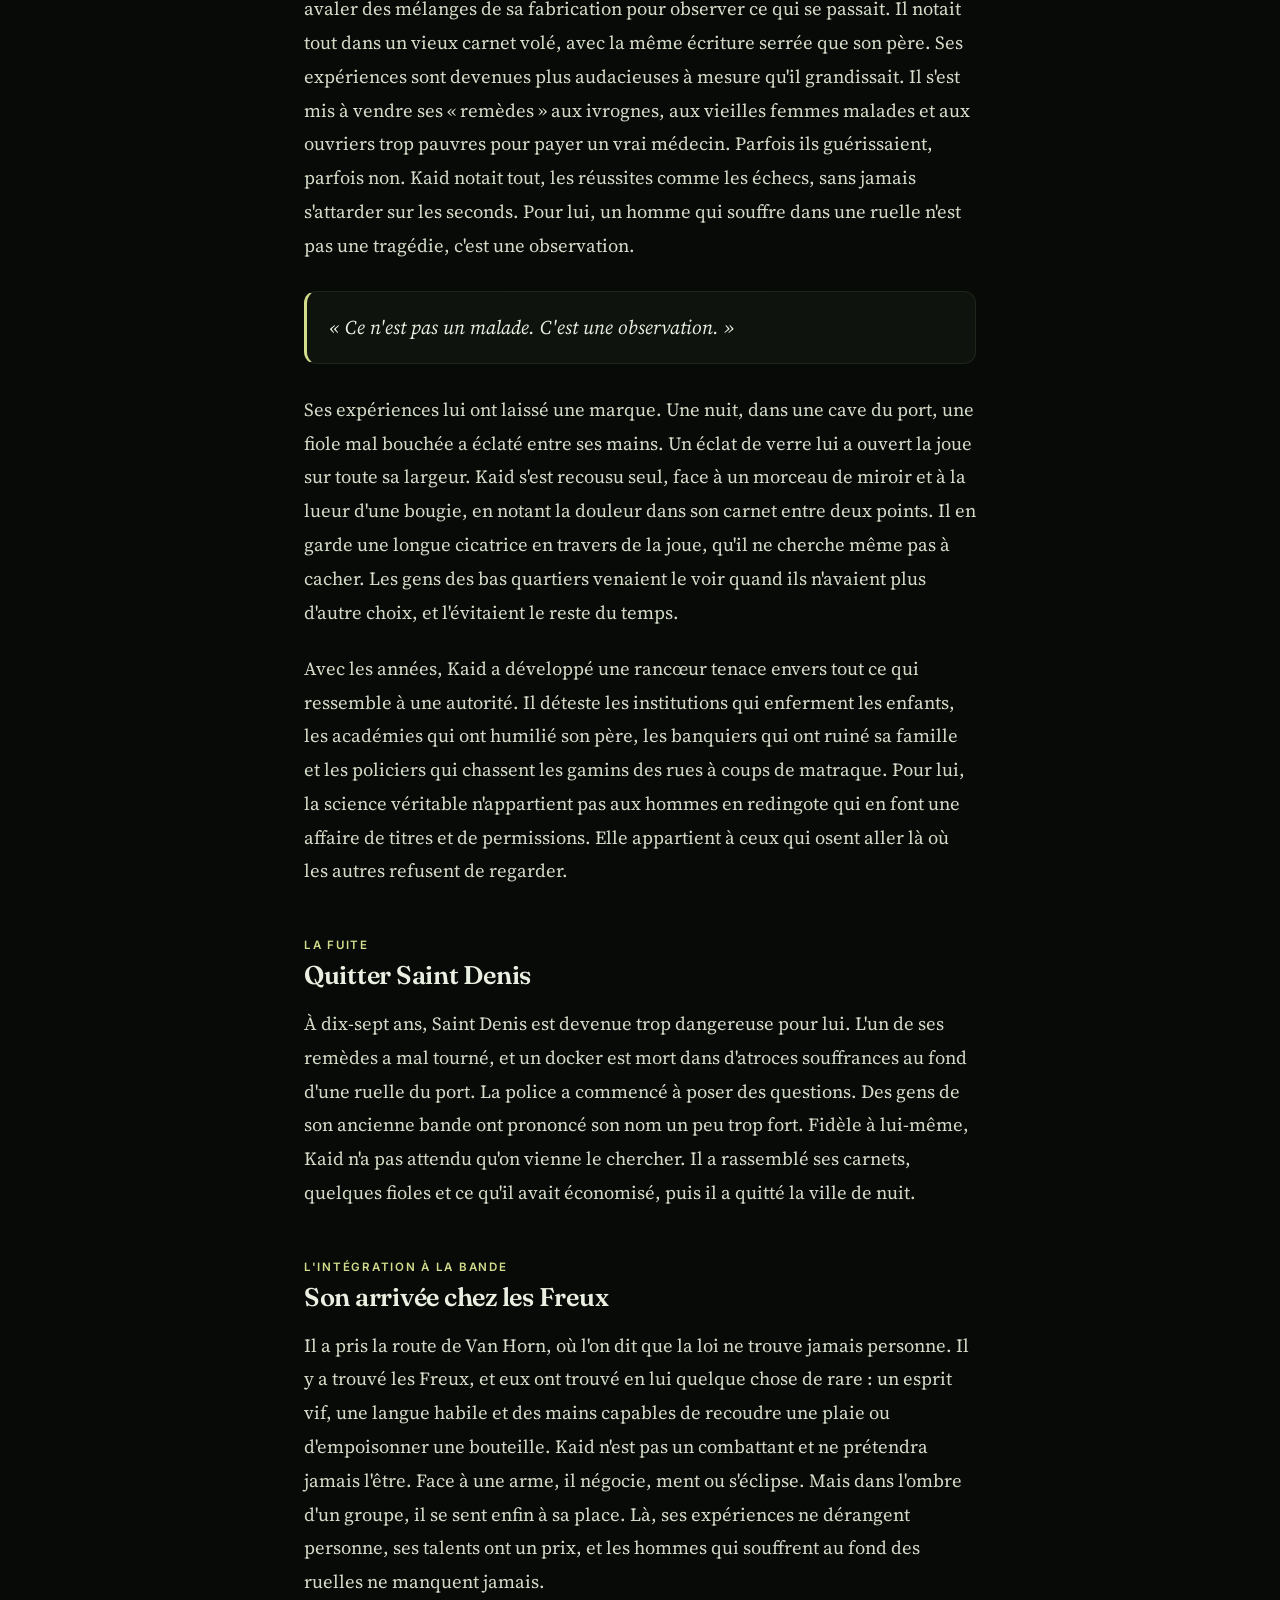
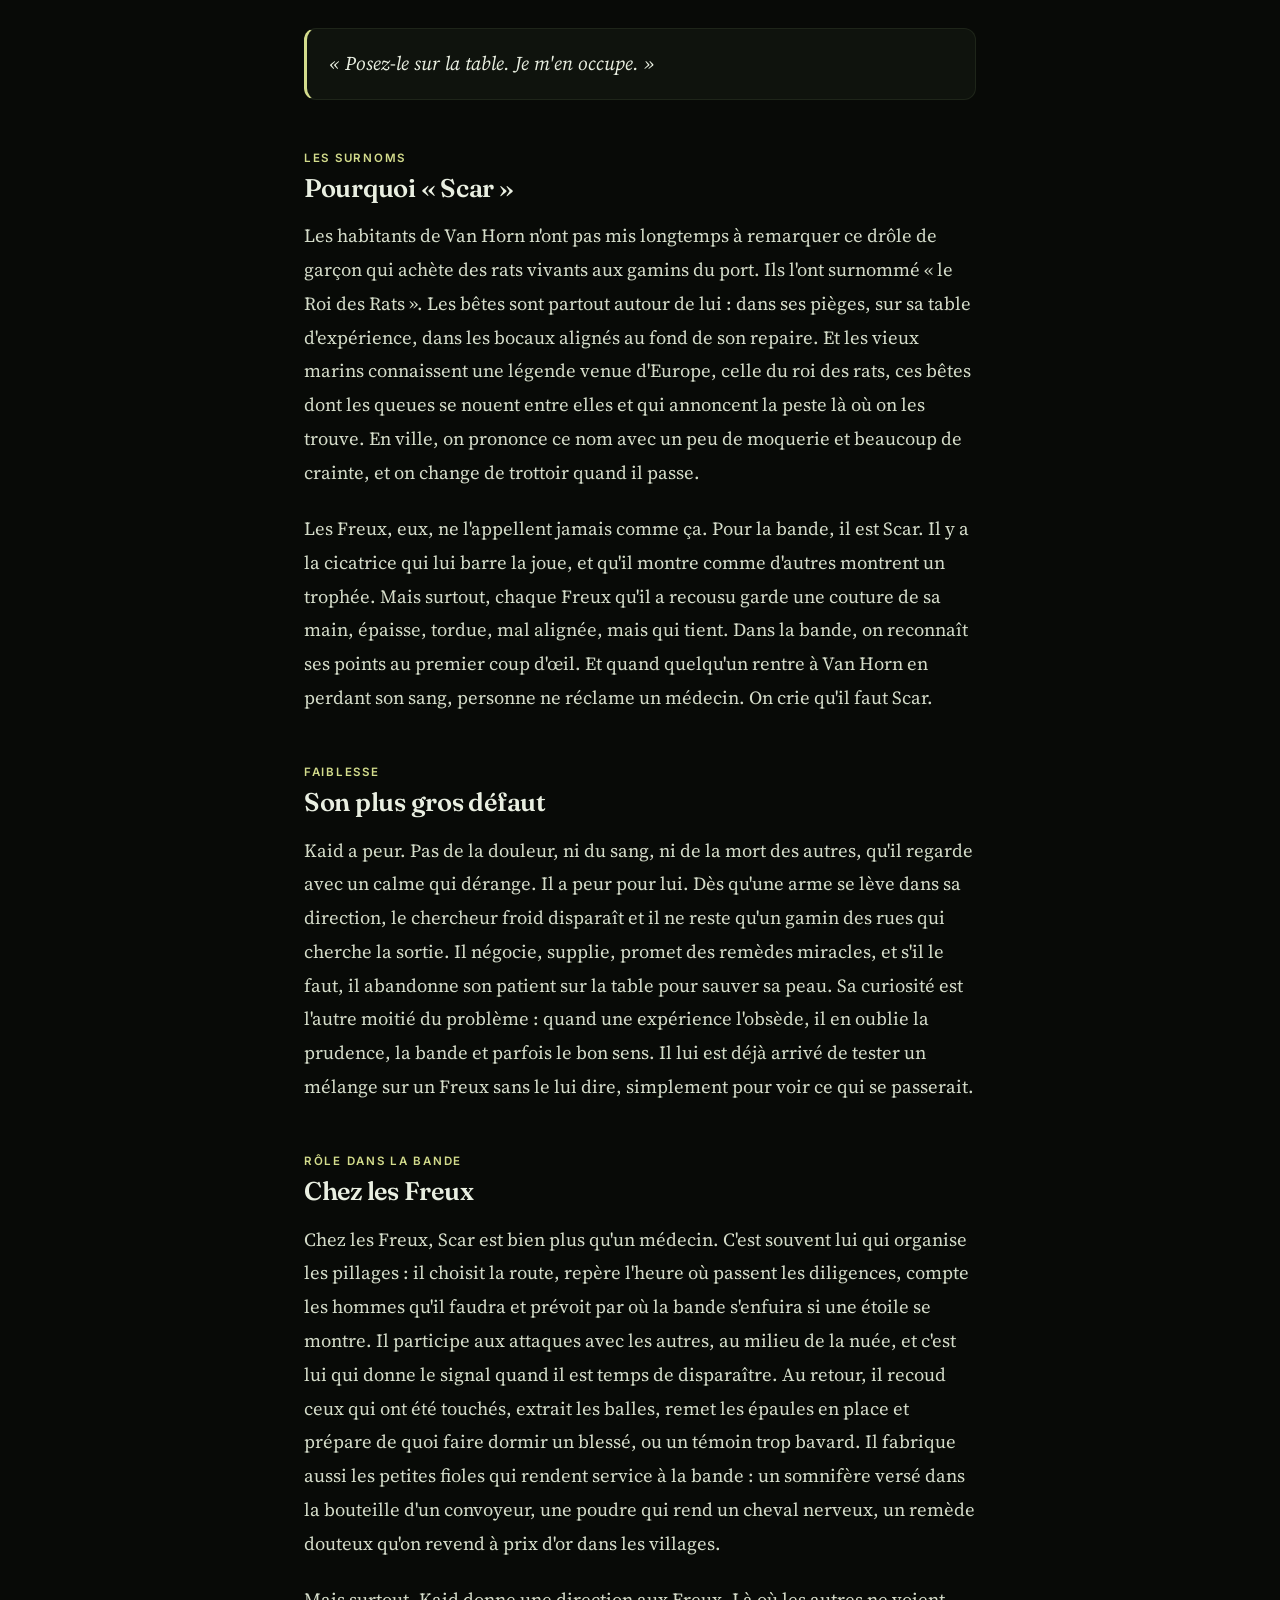
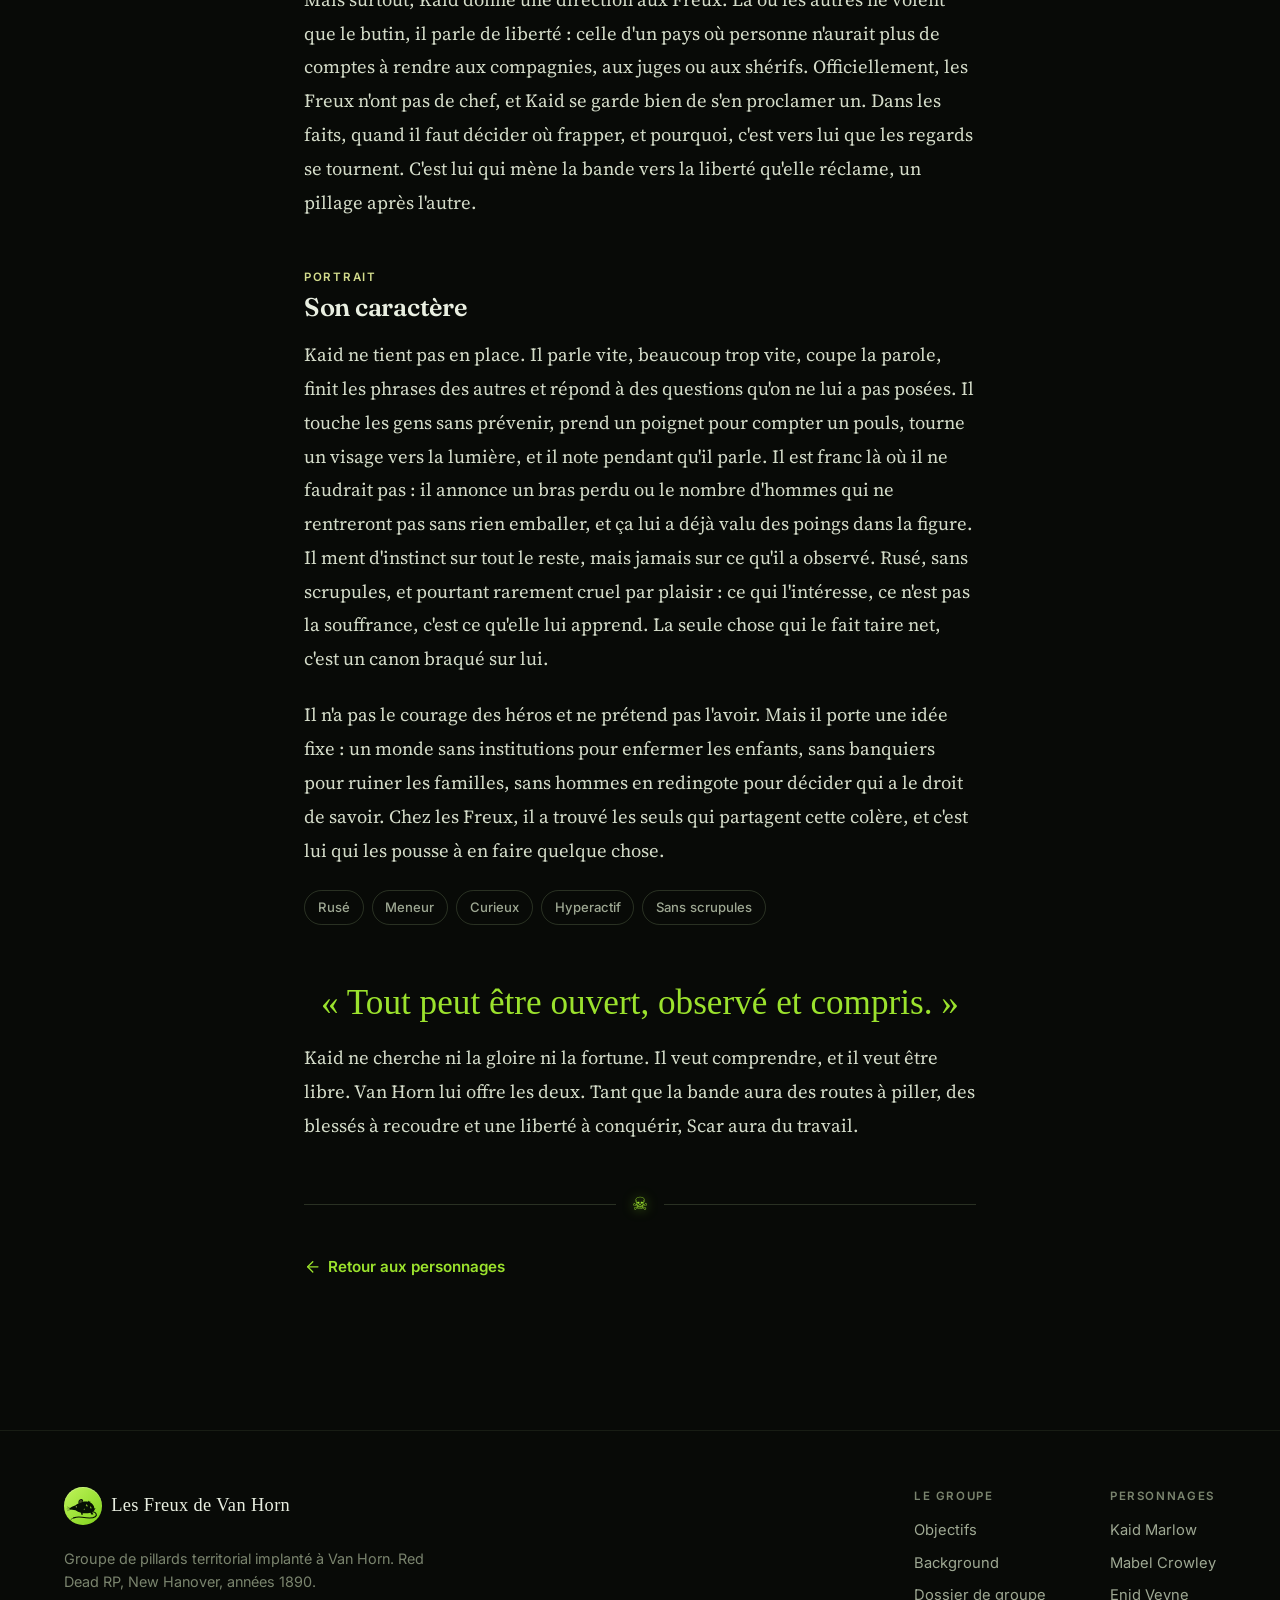
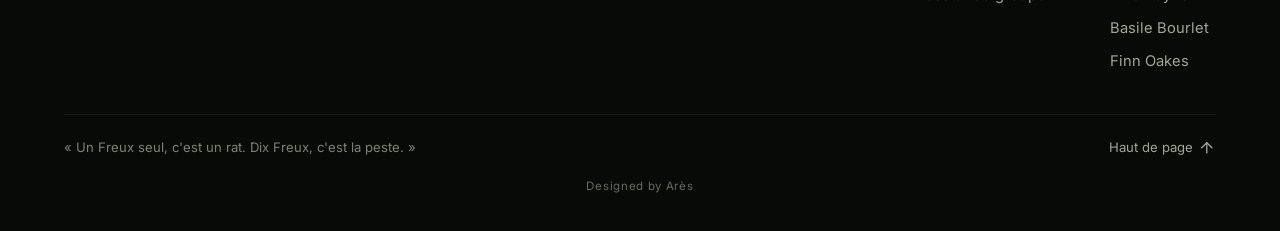
<file: kaid-marlow.html>
<!doctype html>
<html lang="fr">
<head>
<meta charset="utf-8">
<meta name="viewport" content="width=device-width, initial-scale=1">
<title>Kaid Marlow · Les Freux de Van Horn</title>
<meta name="description" content="Kaid Marlow, dit « Scar » chez les Freux et « le Roi des Rats » à Van Horn. Membre des Freux de Van Horn.">
<meta name="theme-color" content="#080a07">
<script>document.documentElement.classList.add('js')</script>
<link rel="preconnect" href="https://fonts.googleapis.com">
<link rel="preconnect" href="https://fonts.gstatic.com" crossorigin>
<link href="https://fonts.googleapis.com/css2?family=Inter:wght@400;500;600;700&family=Fraunces:opsz,wght@9..144,500;9..144,600&family=Source+Serif+4:ital,opsz,wght@0,8..60,400;0,8..60,500;1,8..60,400&family=IM+Fell+English+SC&family=Special+Elite&display=swap" rel="stylesheet">
<link rel="stylesheet" href="style.css?v=12">
<link rel="icon" type="image/svg+xml" href="logo-freux.svg?v=2">
</head>
<body>
<header class="barre">
  <nav class="barre__inner" aria-label="Navigation principale">
    <a class="marque" href="index.html"><span class="marque__logo"><svg viewBox="0 0 64 64" aria-hidden="true"><g transform="translate(5.6 4) scale(0.84)"><path d="M51.6 45.4 C59 46.4 61 52.4 56.6 55.6 C51 59.6 40 58.4 30 56.6 C24 55.6 18.4 55.9 13 57.8" fill="none" stroke="#071004" stroke-width="2.3" stroke-linecap="round"/><path d="M13 57.8 C10.6 58.7 8.8 59.8 7.4 61" fill="none" stroke="#071004" stroke-width="1.2" stroke-linecap="round"/><path fill="#071004" fill-rule="evenodd" d="M3.5 40 C7 36.4 11.6 33.8 17 32.2 C19 29.8 21.8 28.4 24.6 28 C29.6 25.4 36.4 23.8 42 25.2 L43 22.6 L44.4 25.4 L46.2 23.2 L46.6 26.6 C51.4 28.8 54.6 33.4 54.8 38.8 L57.4 38.4 L55.4 41.2 C54.8 43.6 53 45.2 50.6 46 L53 51 L48.6 51.2 L47 47.2 C42 48.6 36 48.8 31 48.2 L31.6 51.6 L28.4 51.6 L27.8 47.6 C23.4 46.4 19.6 44.4 16.6 42.2 C12.6 41.8 7.6 41.6 3.5 40 Z M37.4 32 L39.6 29.8 L39.6 33.4 L42.2 32.2 L40.2 35.4 Z M45.6 36 L47.6 34 L47.8 37.4 L50 36.6 L48 39.4 Z M33 40.4 L35 38.8 L35 42 Z"/><path fill="#071004" d="M22.8 29 C21.4 23.8 24 19.6 28 19.4 C31.4 19.2 33 22.4 32 25.4 L30.4 24.8 L30.8 27.2 C29 28.8 25.4 29.8 22.8 29 Z"/><path fill="#e2f58a" fill-opacity=".28" d="M24.4 27.4 C23.6 24.2 25.2 21.6 27.8 21.4 C29.8 21.3 30.8 23 30.5 24.4 L29.4 24 L29.6 26.2 C28.2 27.2 26 27.8 24.4 27.4 Z"/><circle cx="18.4" cy="35.4" r="1.4" fill="#e2f58a" fill-opacity=".8"/><path d="M7 38.8 L0 35.6 M7.2 39.8 L-.6 39.6 M7 40.6 L.4 43.2" stroke="#071004" stroke-width=".6" stroke-linecap="round" fill="none"/></g></svg></span>Les Freux</a>
    <button class="barre__menu" type="button" aria-expanded="false" aria-controls="menu-principal" aria-label="Ouvrir le menu"><svg class="icone icone-ouvrir" viewBox="0 0 24 24" fill="none" stroke="currentColor" stroke-width="1.8" stroke-linecap="round" stroke-linejoin="round" aria-hidden="true"><path d="M4 6h16"/><path d="M4 12h16"/><path d="M4 18h16"/></svg><svg class="icone icone-fermer" viewBox="0 0 24 24" fill="none" stroke="currentColor" stroke-width="1.8" stroke-linecap="round" stroke-linejoin="round" aria-hidden="true"><path d="M18 6 6 18"/><path d="m6 6 12 12"/></svg></button>
    <div class="barre__liens" id="menu-principal">
      <div class="barre__groupe"><a href="index.html#background">Background<svg class="icone barre__chevron" viewBox="0 0 24 24" fill="none" stroke="currentColor" stroke-width="2" stroke-linecap="round" stroke-linejoin="round" aria-hidden="true"><path d="m6 9 6 6 6-6"/></svg></a><div class="barre__sous"><a href="index.html#frise">Frise chronologique</a></div></div>
      <div class="barre__groupe"><a href="index.html#jouer">Jouer un Freux<svg class="icone barre__chevron" viewBox="0 0 24 24" fill="none" stroke="currentColor" stroke-width="2" stroke-linecap="round" stroke-linejoin="round" aria-hidden="true"><path d="m6 9 6 6 6-6"/></svg></a><div class="barre__sous"><a href="index.html#liens">Les liens entre les Freux</a><a href="roue.html">La roue des Freux</a></div></div>
      <a href="index.html#personnages" aria-current="page">Personnages</a>
      <div class="barre__groupe barre__groupe--droite"><a class="barre__cta" href="dossier-groupe.html"><svg class="icone" viewBox="0 0 24 24" fill="none" stroke="currentColor" stroke-width="1.8" stroke-linecap="round" stroke-linejoin="round" aria-hidden="true"><path d="M15 2H6a2 2 0 0 0-2 2v16a2 2 0 0 0 2 2h12a2 2 0 0 0 2-2V7Z"/><path d="M14 2v4a2 2 0 0 0 2 2h4"/><path d="M10 9H8"/><path d="M16 13H8"/><path d="M16 17H8"/></svg>Dossier de groupe</a><div class="barre__sous"><a href="dossier-groupe.html#objectifs">Objectifs</a></div></div>
    </div>
  </nav>
</header>
<div class="progression" aria-hidden="true"><span></span></div>

<main id="haut">

  <section class="hero hero--page">
    <svg class="hero__nuee" viewBox="0 0 1200 800" preserveAspectRatio="xMidYMid slice" aria-hidden="true">
    <defs>
      <path id="freux" fill="currentColor" d="M-20 2 C-14 -6 -7 -7 -1 1 L0 3 L1 1 C7 -7 14 -6 20 2 C13 -2 6 -1 1 5 L0 7 L-1 5 C-6 -1 -13 -2 -20 2Z"/>
    </defs>
    <g>
      <use href="#freux" transform="translate(150 186) rotate(-12) scale(1.22)"/>
      <use href="#freux" transform="translate(222 281) rotate(0) scale(0.56)"/>
      <use href="#freux" transform="translate(53 311) rotate(-11) scale(0.58)"/>
      <use href="#freux" transform="translate(184 484) rotate(-8) scale(0.64)"/>
      <use href="#freux" transform="translate(253 537) rotate(-3) scale(1.13)"/>
      <use href="#freux" transform="translate(372 140) rotate(-6) scale(1.44)"/>
      <use href="#freux" transform="translate(89 172) rotate(9) scale(0.84)"/>
      <use href="#freux" transform="translate(101 376) rotate(-4) scale(1.20)"/>
      <use href="#freux" transform="translate(226 148) rotate(-8) scale(0.57)"/>
      <use href="#freux" transform="translate(271 308) rotate(2) scale(0.85)"/>
      <use href="#freux" transform="translate(194 252) rotate(6) scale(1.37)"/>
      <use href="#freux" transform="translate(123 373) rotate(11) scale(1.08)"/>
      <use href="#freux" transform="translate(288 247) rotate(-11) scale(1.58)"/>
      <use href="#freux" transform="translate(182 453) rotate(0) scale(0.67)"/>
      <use href="#freux" transform="translate(607 114) rotate(-12) scale(0.65)"/>
      <use href="#freux" transform="translate(553 88) rotate(4) scale(0.40)"/>
      <use href="#freux" transform="translate(407 48) rotate(-9) scale(0.44)"/>
      <use href="#freux" transform="translate(530 46) rotate(-10) scale(0.35)"/>
    </g>
    <g>
      <use href="#freux" transform="translate(833 391) rotate(2) scale(1.34)"/>
      <use href="#freux" transform="translate(1118 231) rotate(3) scale(1.26)"/>
      <use href="#freux" transform="translate(1017 295) rotate(12) scale(1.42)"/>
      <use href="#freux" transform="translate(981 389) rotate(6) scale(0.57)"/>
      <use href="#freux" transform="translate(1040 537) rotate(-6) scale(1.40)"/>
      <use href="#freux" transform="translate(951 391) rotate(-1) scale(0.52)"/>
      <use href="#freux" transform="translate(877 143) rotate(8) scale(0.56)"/>
      <use href="#freux" transform="translate(864 201) rotate(10) scale(0.93)"/>
      <use href="#freux" transform="translate(847 292) rotate(11) scale(1.10)"/>
      <use href="#freux" transform="translate(1099 479) rotate(-2) scale(0.81)"/>
      <use href="#freux" transform="translate(942 488) rotate(-10) scale(1.55)"/>
      <use href="#freux" transform="translate(880 194) rotate(0) scale(0.76)"/>
      <use href="#freux" transform="translate(1020 208) rotate(-2) scale(0.50)"/>
      <use href="#freux" transform="translate(946 345) rotate(5) scale(1.55)"/>
      <use href="#freux" transform="translate(776 134) rotate(8) scale(0.74)"/>
      <use href="#freux" transform="translate(425 84) rotate(10) scale(0.36)"/>
      <use href="#freux" transform="translate(650 58) rotate(-4) scale(0.46)"/>
      <use href="#freux" transform="translate(540 55) rotate(14) scale(0.73)"/>
    </g>
  </svg>
    <div class="hero__contenu">
      <p class="pastille"><span class="pastille__point"></span>Membre des Freux</p>
      <h1 class="hero__titre">Kaid Marlow</h1>
      <div class="puces"><span class="puce"><strong>Scar</strong> chez les Freux</span><span class="puce"><strong>Le Roi des Rats</strong> à Van Horn</span><span class="puce">19 ans · Saint Denis</span><span class="puce puce--hrp"><svg class="icone" viewBox="0 0 24 24" fill="none" stroke="currentColor" stroke-width="1.8" stroke-linecap="round" stroke-linejoin="round" aria-hidden="true"><path d="M21 15a2 2 0 0 1-2 2H7l-4 4V5a2 2 0 0 1 2-2h14a2 2 0 0 1 2 2z"/></svg>Discord : <strong>fdwares</strong></span></div>
    </div>
  </section>

  <section class="section section--serree">
    <div class="dossier dossier--portrait">
      <div class="tampon">EN FUITE</div>
      <p class="dossier__titre"><span>LES FREUX DE VAN HORN</span><span>REGISTRE DE LA BANDE</span></p>
      <div class="dossier__grille">
        <figure class="photo">
          <img src="kaid-marlow.jpg" alt="Portrait de Kaid Marlow, une cicatrice en travers de la joue, des fioles dans les mains" width="900" height="1350" style="object-position: center 18%">
          <figcaption>Kaid, fioles en main</figcaption>
        </figure>
        <div>
          <dl>
            <dt>Nom</dt>
            <dd>Kaid Marlow</dd>
            <dt>Surnoms</dt>
            <dd>« Scar » chez les Freux, « le Roi des Rats » à Van Horn</dd>
            <dt>Âge</dt>
            <dd>19 ans</dd>
            <dt>Origine</dt>
            <dd>Saint Denis, quartier nord</dd>
            <dt>Groupe</dt>
            <dd>Les Freux de Van Horn</dd>
            <dt>Spécialité</dt>
            <dd>Organisation des pillages, soins de fortune et poisons</dd>
            <dt>Signes part.</dt>
            <dd>Cicatrice recousue en travers de la joue</dd>
          </dl>
          <p class="dossier__devise">« Allonge-toi. Et surtout, ne regarde pas ce que je fais. »</p>
        </div>
      </div>
    </div>
  </section>

  <section class="section" data-progression>
    <div class="conteneur">
      <header class="titre-section titre-section--centre" data-reveal>
        <p class="surligne">Histoire du personnage</p>
        <h2>Background</h2>
      </header>

      <article class="recit recit--centre">
        <h3><span>ENFANCE À SAINT DENIS</span>Avant les Freux</h3>
        <p>Kaid Marlow est né à Saint Denis, dans une maison étroite du quartier nord. Elle sentait le vinaigre, le formol et le papier humide. Son père, Arthur Marlow, était un homme de science brillant mais sans le sou. Chimiste de formation et naturaliste par passion, il passait ses nuits penché sur des bocaux, des cadavres d'oiseaux et des carnets couverts d'une écriture fébrile. Il rêvait de découvertes qui feraient entrer son nom dans les livres. Les grands messieurs de l'Académie, eux, ne voyaient en lui qu'un original sans diplôme prestigieux ni relations. Ils n'ont jamais voulu de ses travaux.</p>
        <p>Enfant, Kaid passait des heures dans le cabinet de son père, assis sur un tabouret trop haut. Il le regardait disséquer des grenouilles, mélanger des poudres et noter le moindre changement de couleur dans ses fioles. Arthur lui a appris à lire dans ses traités d'anatomie avant de lui apprendre les prières. Il lui a surtout transmis une idée qui ne l'a jamais quitté : tout, dans ce monde, peut être ouvert, observé et compris, pour peu qu'on n'ait pas peur de se salir les mains.</p>

        <h3><span>LA RUINE DES MARLOW</span>Tout s'écroule</h3>
        <p>Tout s'est écroulé quand Kaid avait dix ans. Arthur avait englouti les dernières économies de la famille dans un remède qu'il croyait révolutionnaire. Un associé plus malin que lui a disparu avec l'argent et les brevets. Les dettes sont tombées les unes après les autres, puis les huissiers sont venus. Ils ont emporté les instruments, les livres et jusqu'aux bocaux. Arthur ne s'en est jamais remis. Sa mère, épuisée, a pris la seule décision qui lui semblait raisonnable : placer l'enfant dans une institution pour garçons. On y promettait de faire de lui un homme utile.</p>
        <p>Kaid n'y est resté que quelques semaines. Il y a découvert les coups de règle, le froid des dortoirs et des surveillants qui traitaient les enfants comme du bétail. Une nuit, il a crocheté la serrure d'une fenêtre avec un clou tordu et s'est glissé dans les rues de Saint Denis. Il n'y est jamais retourné, et il n'a jamais revu ses parents.</p>

        <h3><span>LES BAS QUARTIERS</span>La rue</h3>
        <p>La rue l'a recueilli comme elle recueille tout ce que la ville rejette. Il a rejoint une bande de gamins qui dormaient sous les pontons et dans les entrepôts abandonnés du port. Ils volaient sur les marchés et faisaient les poches des bourgeois à la sortie des théâtres. Kaid n'était ni le plus fort ni le plus rapide, et il l'a vite compris. Pour survivre, il a appris à se servir de sa tête. C'était lui qui repérait les bonnes cibles, trouvait les diversions, inventait les mensonges et savait quand il valait mieux s'enfuir. Les autres gamins ont fini par l'écouter. Il a surtout compris très tôt qu'un garçon malin qui laisse les autres prendre les risques vit plus longtemps que les courageux.</p>

        <h3><span>MÉTHODE</span>La science sans règles</h3>
        <p>Mais la science ne l'a jamais quitté. Dans les caves et les ruelles insalubres des bas quartiers, Kaid a recommencé ce que son père faisait. Il n'avait ni laboratoire, ni diplôme, ni règles. Il a d'abord ouvert des rats et des chats errants pour comprendre comment ils fonctionnaient. Ensuite, il leur a fait avaler des mélanges de sa fabrication pour observer ce qui se passait. Il notait tout dans un vieux carnet volé, avec la même écriture serrée que son père. Ses expériences sont devenues plus audacieuses à mesure qu'il grandissait. Il s'est mis à vendre ses « remèdes » aux ivrognes, aux vieilles femmes malades et aux ouvriers trop pauvres pour payer un vrai médecin. Parfois ils guérissaient, parfois non. Kaid notait tout, les réussites comme les échecs, sans jamais s'attarder sur les seconds. Pour lui, un homme qui souffre dans une ruelle n'est pas une tragédie, c'est une observation.</p>
        <p class="exergue">« Ce n'est pas un malade. C'est une observation. »</p>
        <p>Ses expériences lui ont laissé une marque. Une nuit, dans une cave du port, une fiole mal bouchée a éclaté entre ses mains. Un éclat de verre lui a ouvert la joue sur toute sa largeur. Kaid s'est recousu seul, face à un morceau de miroir et à la lueur d'une bougie, en notant la douleur dans son carnet entre deux points. Il en garde une longue cicatrice en travers de la joue, qu'il ne cherche même pas à cacher. Les gens des bas quartiers venaient le voir quand ils n'avaient plus d'autre choix, et l'évitaient le reste du temps.</p>
        <p>Avec les années, Kaid a développé une rancœur tenace envers tout ce qui ressemble à une autorité. Il déteste les institutions qui enferment les enfants, les académies qui ont humilié son père, les banquiers qui ont ruiné sa famille et les policiers qui chassent les gamins des rues à coups de matraque. Pour lui, la science véritable n'appartient pas aux hommes en redingote qui en font une affaire de titres et de permissions. Elle appartient à ceux qui osent aller là où les autres refusent de regarder.</p>

        <h3><span>LA FUITE</span>Quitter Saint Denis</h3>
        <p>À dix-sept ans, Saint Denis est devenue trop dangereuse pour lui. L'un de ses remèdes a mal tourné, et un docker est mort dans d'atroces souffrances au fond d'une ruelle du port. La police a commencé à poser des questions. Des gens de son ancienne bande ont prononcé son nom un peu trop fort. Fidèle à lui-même, Kaid n'a pas attendu qu'on vienne le chercher. Il a rassemblé ses carnets, quelques fioles et ce qu'il avait économisé, puis il a quitté la ville de nuit.</p>

        <h3><span>L'INTÉGRATION À LA BANDE</span>Son arrivée chez les Freux</h3>
        <p>Il a pris la route de Van Horn, où l'on dit que la loi ne trouve jamais personne. Il y a trouvé les Freux, et eux ont trouvé en lui quelque chose de rare : un esprit vif, une langue habile et des mains capables de recoudre une plaie ou d'empoisonner une bouteille. Kaid n'est pas un combattant et ne prétendra jamais l'être. Face à une arme, il négocie, ment ou s'éclipse. Mais dans l'ombre d'un groupe, il se sent enfin à sa place. Là, ses expériences ne dérangent personne, ses talents ont un prix, et les hommes qui souffrent au fond des ruelles ne manquent jamais.</p>
        <p class="exergue">« Posez-le sur la table. Je m'en occupe. »</p>

        <h3><span>LES SURNOMS</span>Pourquoi « Scar »</h3>
        <p>Les habitants de Van Horn n'ont pas mis longtemps à remarquer ce drôle de garçon qui achète des rats vivants aux gamins du port. Ils l'ont surnommé « le Roi des Rats ». Les bêtes sont partout autour de lui : dans ses pièges, sur sa table d'expérience, dans les bocaux alignés au fond de son repaire. Et les vieux marins connaissent une légende venue d'Europe, celle du roi des rats, ces bêtes dont les queues se nouent entre elles et qui annoncent la peste là où on les trouve. En ville, on prononce ce nom avec un peu de moquerie et beaucoup de crainte, et on change de trottoir quand il passe.</p>
        <p>Les Freux, eux, ne l'appellent jamais comme ça. Pour la bande, il est Scar. Il y a la cicatrice qui lui barre la joue, et qu'il montre comme d'autres montrent un trophée. Mais surtout, chaque Freux qu'il a recousu garde une couture de sa main, épaisse, tordue, mal alignée, mais qui tient. Dans la bande, on reconnaît ses points au premier coup d'œil. Et quand quelqu'un rentre à Van Horn en perdant son sang, personne ne réclame un médecin. On crie qu'il faut Scar.</p>

        <h3><span>FAIBLESSE</span>Son plus gros défaut</h3>
        <p>Kaid a peur. Pas de la douleur, ni du sang, ni de la mort des autres, qu'il regarde avec un calme qui dérange. Il a peur pour lui. Dès qu'une arme se lève dans sa direction, le chercheur froid disparaît et il ne reste qu'un gamin des rues qui cherche la sortie. Il négocie, supplie, promet des remèdes miracles, et s'il le faut, il abandonne son patient sur la table pour sauver sa peau. Sa curiosité est l'autre moitié du problème : quand une expérience l'obsède, il en oublie la prudence, la bande et parfois le bon sens. Il lui est déjà arrivé de tester un mélange sur un Freux sans le lui dire, simplement pour voir ce qui se passerait.</p>

        <h3><span>RÔLE DANS LA BANDE</span>Chez les Freux</h3>
        <p>Chez les Freux, Scar est bien plus qu'un médecin. C'est souvent lui qui organise les pillages : il choisit la route, repère l'heure où passent les diligences, compte les hommes qu'il faudra et prévoit par où la bande s'enfuira si une étoile se montre. Il participe aux attaques avec les autres, au milieu de la nuée, et c'est lui qui donne le signal quand il est temps de disparaître. Au retour, il recoud ceux qui ont été touchés, extrait les balles, remet les épaules en place et prépare de quoi faire dormir un blessé, ou un témoin trop bavard. Il fabrique aussi les petites fioles qui rendent service à la bande : un somnifère versé dans la bouteille d'un convoyeur, une poudre qui rend un cheval nerveux, un remède douteux qu'on revend à prix d'or dans les villages.</p>
        <p>Mais surtout, Kaid donne une direction aux Freux. Là où les autres ne voient que le butin, il parle de liberté : celle d'un pays où personne n'aurait plus de comptes à rendre aux compagnies, aux juges ou aux shérifs. Officiellement, les Freux n'ont pas de chef, et Kaid se garde bien de s'en proclamer un. Dans les faits, quand il faut décider où frapper, et pourquoi, c'est vers lui que les regards se tournent. C'est lui qui mène la bande vers la liberté qu'elle réclame, un pillage après l'autre.</p>

        <h3><span>PORTRAIT</span>Son caractère</h3>
        <p>Kaid ne tient pas en place. Il parle vite, beaucoup trop vite, coupe la parole, finit les phrases des autres et répond à des questions qu'on ne lui a pas posées. Il touche les gens sans prévenir, prend un poignet pour compter un pouls, tourne un visage vers la lumière, et il note pendant qu'il parle. Il est franc là où il ne faudrait pas : il annonce un bras perdu ou le nombre d'hommes qui ne rentreront pas sans rien emballer, et ça lui a déjà valu des poings dans la figure. Il ment d'instinct sur tout le reste, mais jamais sur ce qu'il a observé. Rusé, sans scrupules, et pourtant rarement cruel par plaisir : ce qui l'intéresse, ce n'est pas la souffrance, c'est ce qu'elle lui apprend. La seule chose qui le fait taire net, c'est un canon braqué sur lui.</p>
        <p>Il n'a pas le courage des héros et ne prétend pas l'avoir. Mais il porte une idée fixe : un monde sans institutions pour enfermer les enfants, sans banquiers pour ruiner les familles, sans hommes en redingote pour décider qui a le droit de savoir. Chez les Freux, il a trouvé les seuls qui partagent cette colère, et c'est lui qui les pousse à en faire quelque chose.</p>
        <ul class="traits">
          <li>Rusé</li><li>Meneur</li><li>Curieux</li><li>Hyperactif</li><li>Sans scrupules</li>
        </ul>

        <p class="devise-finale">« Tout peut être ouvert, observé et compris. »</p>
        <p>Kaid ne cherche ni la gloire ni la fortune. Il veut comprendre, et il veut être libre. Van Horn lui offre les deux. Tant que la bande aura des routes à piller, des blessés à recoudre et une liberté à conquérir, Scar aura du travail.</p>
        <div class="fin">☠︎</div>
        <a class="retour" href="index.html#personnages"><svg class="icone" viewBox="0 0 24 24" fill="none" stroke="currentColor" stroke-width="1.8" stroke-linecap="round" stroke-linejoin="round" aria-hidden="true"><path d="M19 12H5"/><path d="m12 19-7-7 7-7"/></svg>Retour aux personnages</a>
      </article>
    </div>
  </section>

</main>

<footer class="pied">
  <div class="pied__grille">
    <div>
      <a class="marque" href="index.html"><span class="marque__logo"><svg viewBox="0 0 64 64" aria-hidden="true"><g transform="translate(5.6 4) scale(0.84)"><path d="M51.6 45.4 C59 46.4 61 52.4 56.6 55.6 C51 59.6 40 58.4 30 56.6 C24 55.6 18.4 55.9 13 57.8" fill="none" stroke="#071004" stroke-width="2.3" stroke-linecap="round"/><path d="M13 57.8 C10.6 58.7 8.8 59.8 7.4 61" fill="none" stroke="#071004" stroke-width="1.2" stroke-linecap="round"/><path fill="#071004" fill-rule="evenodd" d="M3.5 40 C7 36.4 11.6 33.8 17 32.2 C19 29.8 21.8 28.4 24.6 28 C29.6 25.4 36.4 23.8 42 25.2 L43 22.6 L44.4 25.4 L46.2 23.2 L46.6 26.6 C51.4 28.8 54.6 33.4 54.8 38.8 L57.4 38.4 L55.4 41.2 C54.8 43.6 53 45.2 50.6 46 L53 51 L48.6 51.2 L47 47.2 C42 48.6 36 48.8 31 48.2 L31.6 51.6 L28.4 51.6 L27.8 47.6 C23.4 46.4 19.6 44.4 16.6 42.2 C12.6 41.8 7.6 41.6 3.5 40 Z M37.4 32 L39.6 29.8 L39.6 33.4 L42.2 32.2 L40.2 35.4 Z M45.6 36 L47.6 34 L47.8 37.4 L50 36.6 L48 39.4 Z M33 40.4 L35 38.8 L35 42 Z"/><path fill="#071004" d="M22.8 29 C21.4 23.8 24 19.6 28 19.4 C31.4 19.2 33 22.4 32 25.4 L30.4 24.8 L30.8 27.2 C29 28.8 25.4 29.8 22.8 29 Z"/><path fill="#e2f58a" fill-opacity=".28" d="M24.4 27.4 C23.6 24.2 25.2 21.6 27.8 21.4 C29.8 21.3 30.8 23 30.5 24.4 L29.4 24 L29.6 26.2 C28.2 27.2 26 27.8 24.4 27.4 Z"/><circle cx="18.4" cy="35.4" r="1.4" fill="#e2f58a" fill-opacity=".8"/><path d="M7 38.8 L0 35.6 M7.2 39.8 L-.6 39.6 M7 40.6 L.4 43.2" stroke="#071004" stroke-width=".6" stroke-linecap="round" fill="none"/></g></svg></span>Les Freux de Van Horn</a>
      <p class="pied__texte">Groupe de pillards territorial implanté à Van Horn. Red Dead RP, New Hanover, années 1890.</p>
    </div>
    <div class="pied__colonnes">
      <div class="pied__colonne">
        <p>Le groupe</p>
        <ul>
          <li><a href="dossier-groupe.html#objectifs">Objectifs</a></li>
          <li><a href="index.html#background">Background</a></li>
          <li><a href="dossier-groupe.html">Dossier de groupe</a></li>
        </ul>
      </div>
      <div class="pied__colonne">
        <p>Personnages</p>
        <ul>
          <li><a href="kaid-marlow.html">Kaid Marlow</a></li>
          <li><a href="mabel-crowley.html">Mabel Crowley</a></li>
          <li><a href="enid-veyne.html">Enid Veyne</a></li>
          <li><a href="basile-bourlet.html">Basile Bourlet</a></li>
          <li><a href="finn-oakes.html">Finn Oakes</a></li>
        </ul>
      </div>
    </div>
  </div>
  <div class="pied__bas">
    <span>« Un Freux seul, c'est un rat. Dix Freux, c'est la peste. »</span>
    <a href="#haut">Haut de page <svg class="icone" viewBox="0 0 24 24" fill="none" stroke="currentColor" stroke-width="1.8" stroke-linecap="round" stroke-linejoin="round" aria-hidden="true"><path d="m5 12 7-7 7 7"/><path d="M12 19V5"/></svg></a>
  </div>
  <p class="signature">Designed by Arès</p>
</footer>

<script src="site.js?v=6"></script>
</body>
</html>
</file>
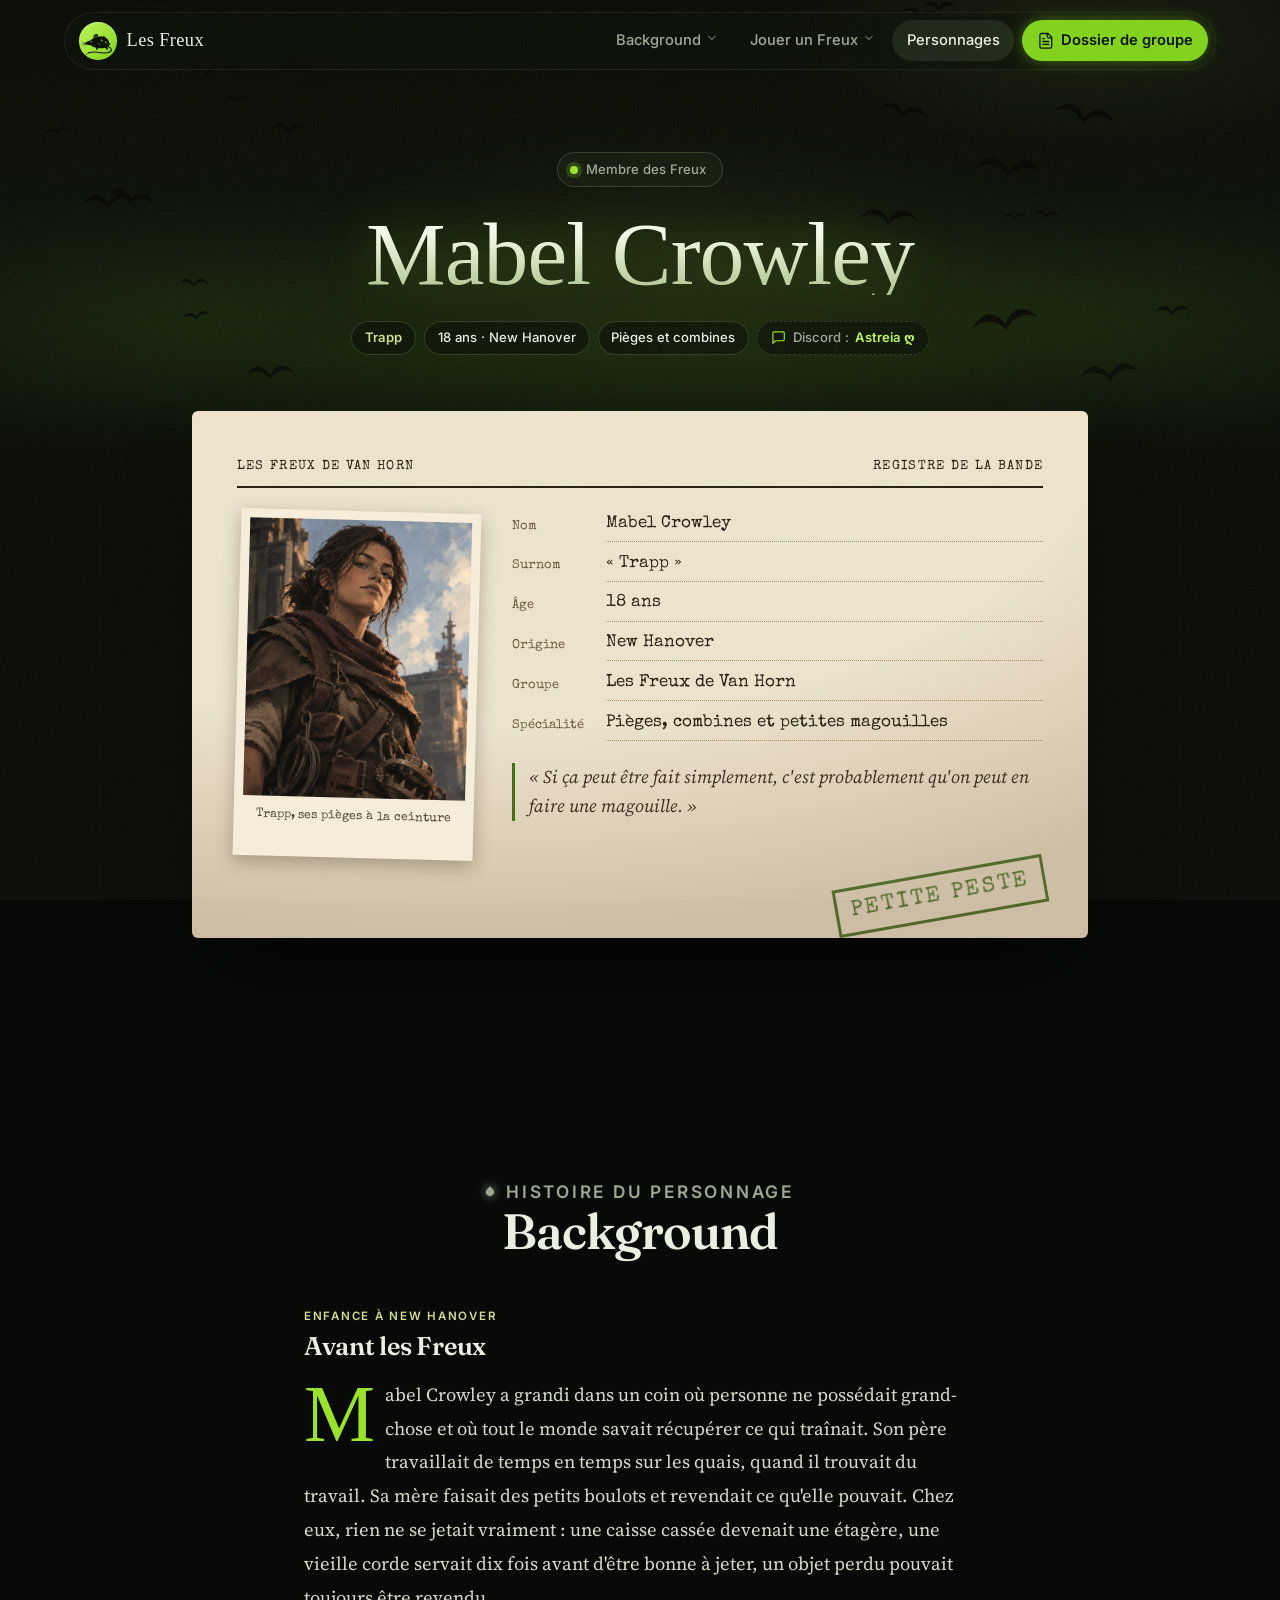
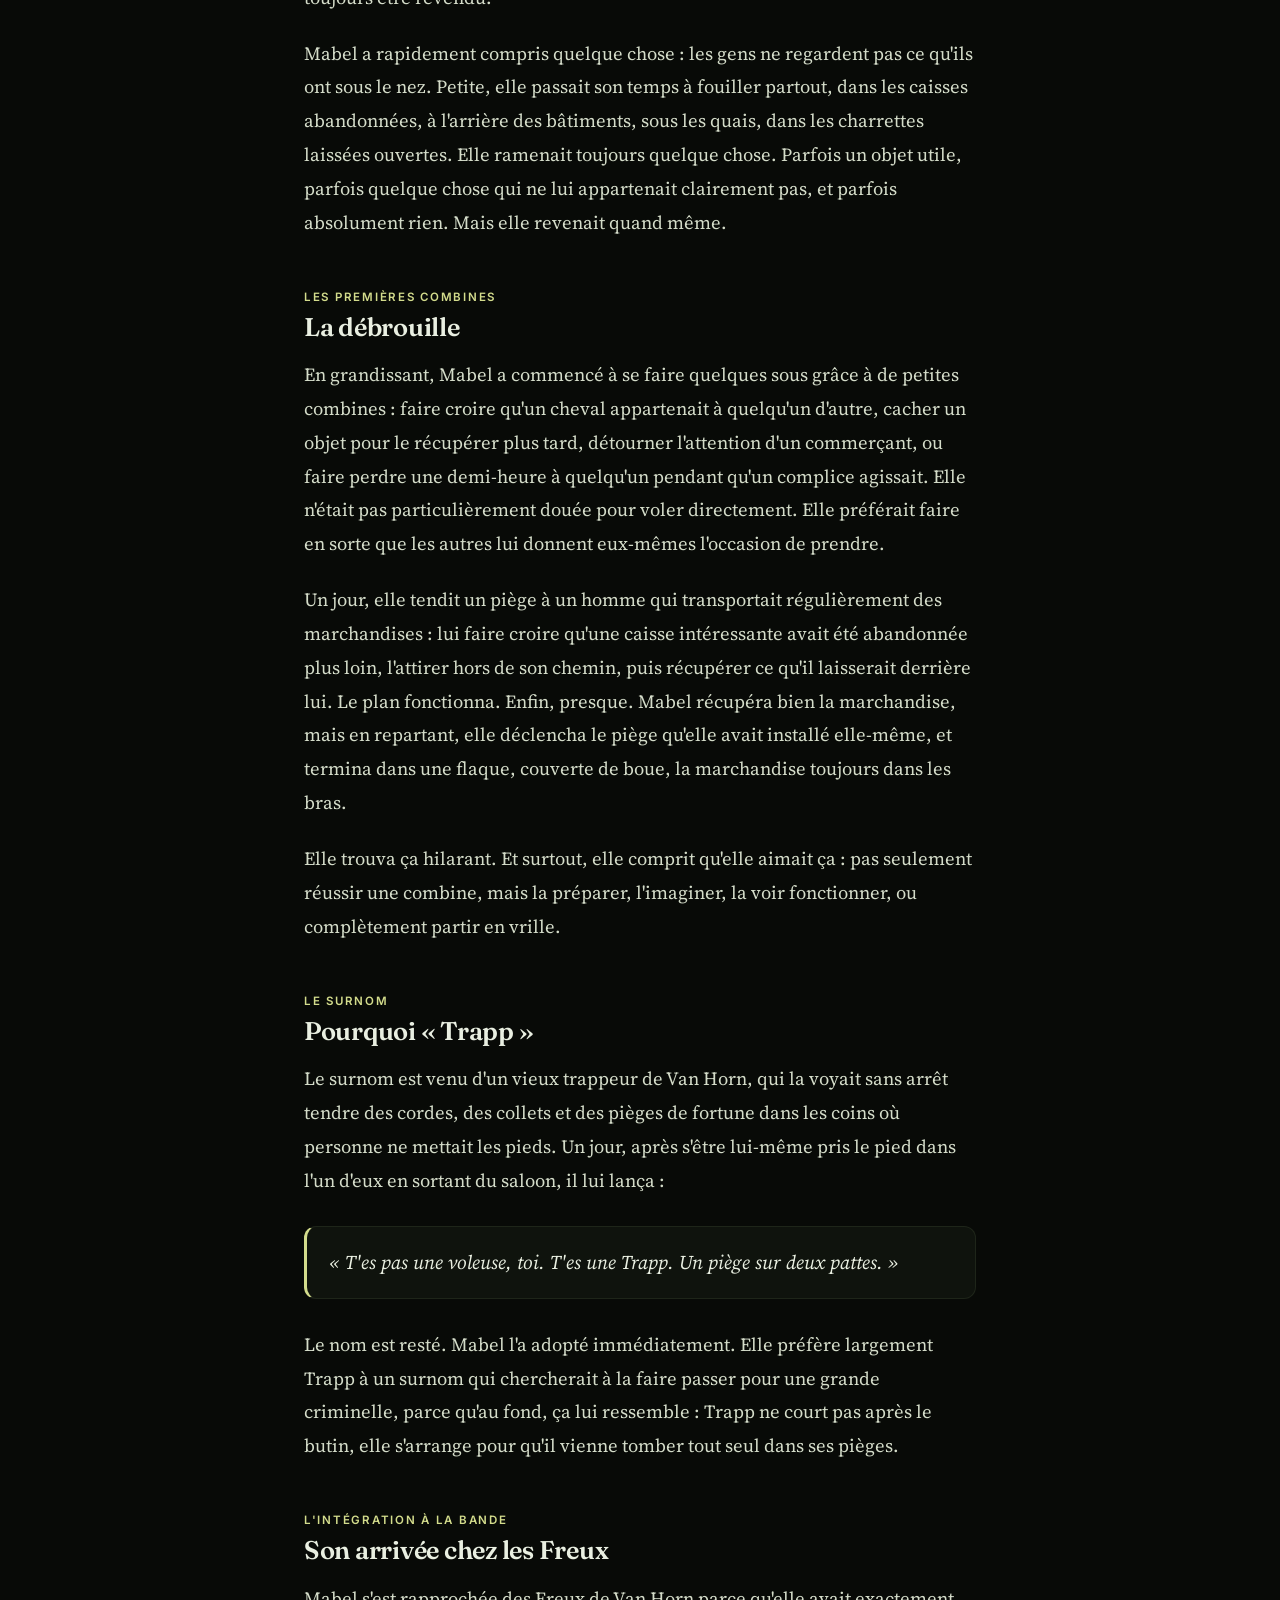
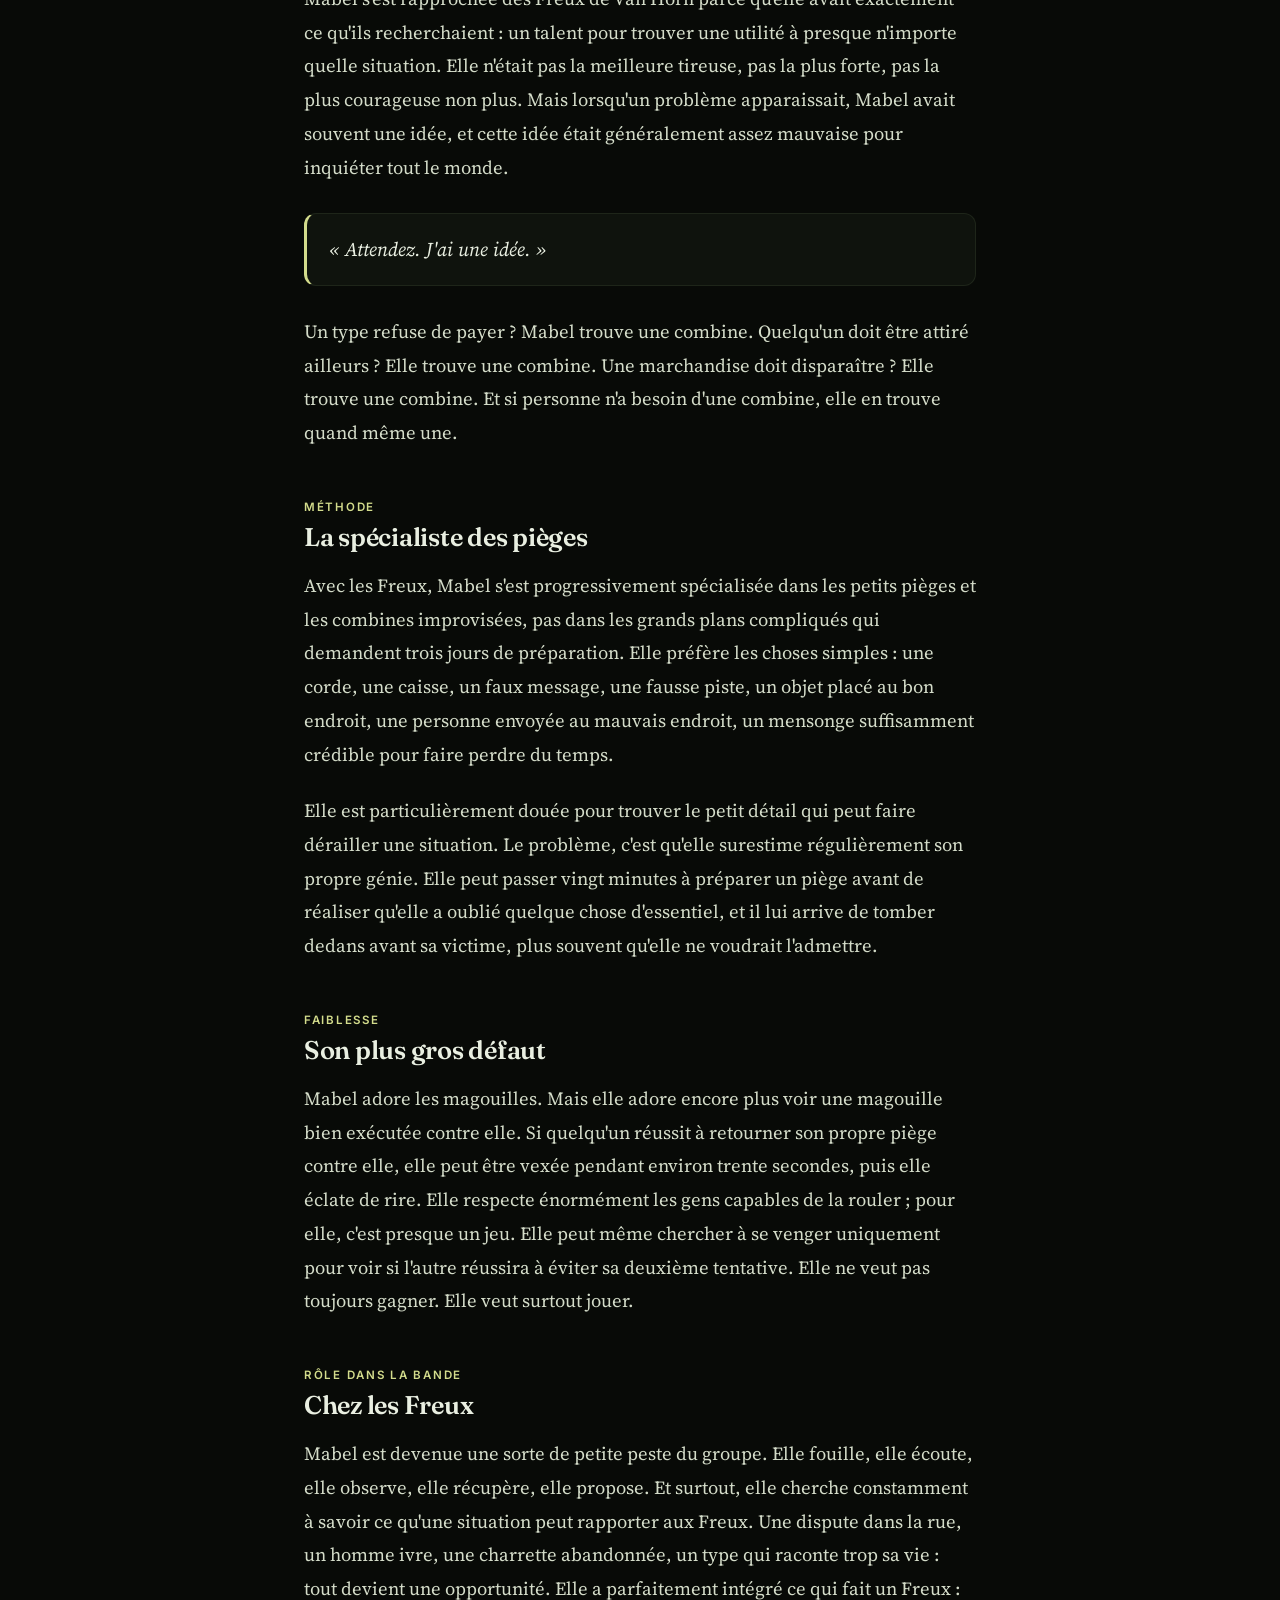
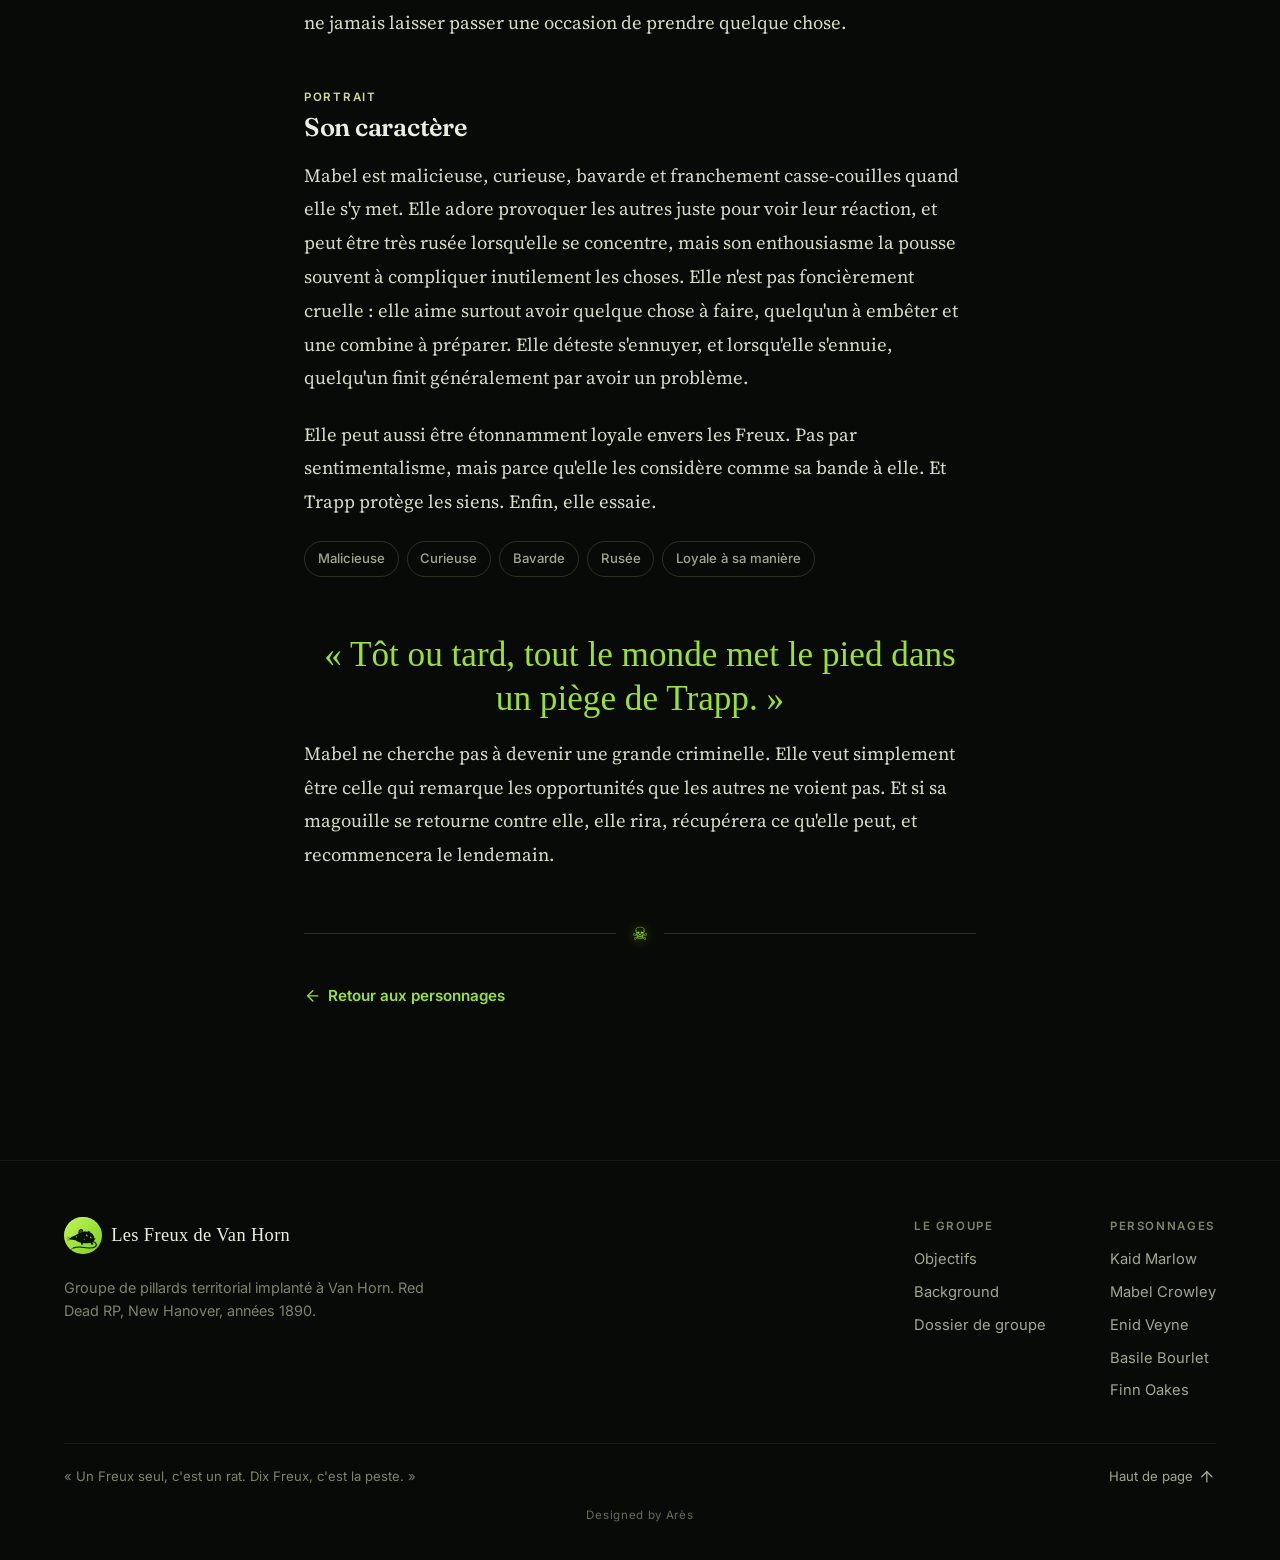
<file: mabel-crowley.html>
<!doctype html>
<html lang="fr">
<head>
<meta charset="utf-8">
<meta name="viewport" content="width=device-width, initial-scale=1">
<title>Mabel Crowley · Les Freux de Van Horn</title>
<meta name="description" content="Mabel Crowley, dite « Trapp ». Membre des Freux de Van Horn.">
<meta name="theme-color" content="#080a07">
<script>document.documentElement.classList.add('js')</script>
<link rel="preconnect" href="https://fonts.googleapis.com">
<link rel="preconnect" href="https://fonts.gstatic.com" crossorigin>
<link href="https://fonts.googleapis.com/css2?family=Inter:wght@400;500;600;700&family=Fraunces:opsz,wght@9..144,500;9..144,600&family=Source+Serif+4:ital,opsz,wght@0,8..60,400;0,8..60,500;1,8..60,400&family=IM+Fell+English+SC&family=Special+Elite&display=swap" rel="stylesheet">
<link rel="stylesheet" href="style.css?v=12">
<link rel="icon" type="image/svg+xml" href="logo-freux.svg?v=2">
</head>
<body>
<header class="barre">
  <nav class="barre__inner" aria-label="Navigation principale">
    <a class="marque" href="index.html"><span class="marque__logo"><svg viewBox="0 0 64 64" aria-hidden="true"><g transform="translate(5.6 4) scale(0.84)"><path d="M51.6 45.4 C59 46.4 61 52.4 56.6 55.6 C51 59.6 40 58.4 30 56.6 C24 55.6 18.4 55.9 13 57.8" fill="none" stroke="#071004" stroke-width="2.3" stroke-linecap="round"/><path d="M13 57.8 C10.6 58.7 8.8 59.8 7.4 61" fill="none" stroke="#071004" stroke-width="1.2" stroke-linecap="round"/><path fill="#071004" fill-rule="evenodd" d="M3.5 40 C7 36.4 11.6 33.8 17 32.2 C19 29.8 21.8 28.4 24.6 28 C29.6 25.4 36.4 23.8 42 25.2 L43 22.6 L44.4 25.4 L46.2 23.2 L46.6 26.6 C51.4 28.8 54.6 33.4 54.8 38.8 L57.4 38.4 L55.4 41.2 C54.8 43.6 53 45.2 50.6 46 L53 51 L48.6 51.2 L47 47.2 C42 48.6 36 48.8 31 48.2 L31.6 51.6 L28.4 51.6 L27.8 47.6 C23.4 46.4 19.6 44.4 16.6 42.2 C12.6 41.8 7.6 41.6 3.5 40 Z M37.4 32 L39.6 29.8 L39.6 33.4 L42.2 32.2 L40.2 35.4 Z M45.6 36 L47.6 34 L47.8 37.4 L50 36.6 L48 39.4 Z M33 40.4 L35 38.8 L35 42 Z"/><path fill="#071004" d="M22.8 29 C21.4 23.8 24 19.6 28 19.4 C31.4 19.2 33 22.4 32 25.4 L30.4 24.8 L30.8 27.2 C29 28.8 25.4 29.8 22.8 29 Z"/><path fill="#e2f58a" fill-opacity=".28" d="M24.4 27.4 C23.6 24.2 25.2 21.6 27.8 21.4 C29.8 21.3 30.8 23 30.5 24.4 L29.4 24 L29.6 26.2 C28.2 27.2 26 27.8 24.4 27.4 Z"/><circle cx="18.4" cy="35.4" r="1.4" fill="#e2f58a" fill-opacity=".8"/><path d="M7 38.8 L0 35.6 M7.2 39.8 L-.6 39.6 M7 40.6 L.4 43.2" stroke="#071004" stroke-width=".6" stroke-linecap="round" fill="none"/></g></svg></span>Les Freux</a>
    <button class="barre__menu" type="button" aria-expanded="false" aria-controls="menu-principal" aria-label="Ouvrir le menu"><svg class="icone icone-ouvrir" viewBox="0 0 24 24" fill="none" stroke="currentColor" stroke-width="1.8" stroke-linecap="round" stroke-linejoin="round" aria-hidden="true"><path d="M4 6h16"/><path d="M4 12h16"/><path d="M4 18h16"/></svg><svg class="icone icone-fermer" viewBox="0 0 24 24" fill="none" stroke="currentColor" stroke-width="1.8" stroke-linecap="round" stroke-linejoin="round" aria-hidden="true"><path d="M18 6 6 18"/><path d="m6 6 12 12"/></svg></button>
    <div class="barre__liens" id="menu-principal">
      <div class="barre__groupe"><a href="index.html#background">Background<svg class="icone barre__chevron" viewBox="0 0 24 24" fill="none" stroke="currentColor" stroke-width="2" stroke-linecap="round" stroke-linejoin="round" aria-hidden="true"><path d="m6 9 6 6 6-6"/></svg></a><div class="barre__sous"><a href="index.html#frise">Frise chronologique</a></div></div>
      <div class="barre__groupe"><a href="index.html#jouer">Jouer un Freux<svg class="icone barre__chevron" viewBox="0 0 24 24" fill="none" stroke="currentColor" stroke-width="2" stroke-linecap="round" stroke-linejoin="round" aria-hidden="true"><path d="m6 9 6 6 6-6"/></svg></a><div class="barre__sous"><a href="index.html#liens">Les liens entre les Freux</a><a href="roue.html">La roue des Freux</a></div></div>
      <a href="index.html#personnages" aria-current="page">Personnages</a>
      <div class="barre__groupe barre__groupe--droite"><a class="barre__cta" href="dossier-groupe.html"><svg class="icone" viewBox="0 0 24 24" fill="none" stroke="currentColor" stroke-width="1.8" stroke-linecap="round" stroke-linejoin="round" aria-hidden="true"><path d="M15 2H6a2 2 0 0 0-2 2v16a2 2 0 0 0 2 2h12a2 2 0 0 0 2-2V7Z"/><path d="M14 2v4a2 2 0 0 0 2 2h4"/><path d="M10 9H8"/><path d="M16 13H8"/><path d="M16 17H8"/></svg>Dossier de groupe</a><div class="barre__sous"><a href="dossier-groupe.html#objectifs">Objectifs</a></div></div>
    </div>
  </nav>
</header>
<div class="progression" aria-hidden="true"><span></span></div>

<main id="haut">

  <section class="hero hero--page">
    <svg class="hero__nuee" viewBox="0 0 1200 800" preserveAspectRatio="xMidYMid slice" aria-hidden="true">
    <defs>
      <path id="freux" fill="currentColor" d="M-20 2 C-14 -6 -7 -7 -1 1 L0 3 L1 1 C7 -7 14 -6 20 2 C13 -2 6 -1 1 5 L0 7 L-1 5 C-6 -1 -13 -2 -20 2Z"/>
    </defs>
    <g>
      <use href="#freux" transform="translate(150 186) rotate(-12) scale(1.22)"/>
      <use href="#freux" transform="translate(222 281) rotate(0) scale(0.56)"/>
      <use href="#freux" transform="translate(53 311) rotate(-11) scale(0.58)"/>
      <use href="#freux" transform="translate(184 484) rotate(-8) scale(0.64)"/>
      <use href="#freux" transform="translate(253 537) rotate(-3) scale(1.13)"/>
      <use href="#freux" transform="translate(372 140) rotate(-6) scale(1.44)"/>
      <use href="#freux" transform="translate(89 172) rotate(9) scale(0.84)"/>
      <use href="#freux" transform="translate(101 376) rotate(-4) scale(1.20)"/>
      <use href="#freux" transform="translate(226 148) rotate(-8) scale(0.57)"/>
      <use href="#freux" transform="translate(271 308) rotate(2) scale(0.85)"/>
      <use href="#freux" transform="translate(194 252) rotate(6) scale(1.37)"/>
      <use href="#freux" transform="translate(123 373) rotate(11) scale(1.08)"/>
      <use href="#freux" transform="translate(288 247) rotate(-11) scale(1.58)"/>
      <use href="#freux" transform="translate(182 453) rotate(0) scale(0.67)"/>
      <use href="#freux" transform="translate(607 114) rotate(-12) scale(0.65)"/>
      <use href="#freux" transform="translate(553 88) rotate(4) scale(0.40)"/>
      <use href="#freux" transform="translate(407 48) rotate(-9) scale(0.44)"/>
      <use href="#freux" transform="translate(530 46) rotate(-10) scale(0.35)"/>
    </g>
    <g>
      <use href="#freux" transform="translate(833 391) rotate(2) scale(1.34)"/>
      <use href="#freux" transform="translate(1118 231) rotate(3) scale(1.26)"/>
      <use href="#freux" transform="translate(1017 295) rotate(12) scale(1.42)"/>
      <use href="#freux" transform="translate(981 389) rotate(6) scale(0.57)"/>
      <use href="#freux" transform="translate(1040 537) rotate(-6) scale(1.40)"/>
      <use href="#freux" transform="translate(951 391) rotate(-1) scale(0.52)"/>
      <use href="#freux" transform="translate(877 143) rotate(8) scale(0.56)"/>
      <use href="#freux" transform="translate(864 201) rotate(10) scale(0.93)"/>
      <use href="#freux" transform="translate(847 292) rotate(11) scale(1.10)"/>
      <use href="#freux" transform="translate(1099 479) rotate(-2) scale(0.81)"/>
      <use href="#freux" transform="translate(942 488) rotate(-10) scale(1.55)"/>
      <use href="#freux" transform="translate(880 194) rotate(0) scale(0.76)"/>
      <use href="#freux" transform="translate(1020 208) rotate(-2) scale(0.50)"/>
      <use href="#freux" transform="translate(946 345) rotate(5) scale(1.55)"/>
      <use href="#freux" transform="translate(776 134) rotate(8) scale(0.74)"/>
      <use href="#freux" transform="translate(425 84) rotate(10) scale(0.36)"/>
      <use href="#freux" transform="translate(650 58) rotate(-4) scale(0.46)"/>
      <use href="#freux" transform="translate(540 55) rotate(14) scale(0.73)"/>
    </g>
  </svg>
    <div class="hero__contenu">
      <p class="pastille"><span class="pastille__point"></span>Membre des Freux</p>
      <h1 class="hero__titre">Mabel Crowley</h1>
      <div class="puces"><span class="puce"><strong>Trapp</strong></span><span class="puce">18 ans · New Hanover</span><span class="puce">Pièges et combines</span><span class="puce puce--hrp"><svg class="icone" viewBox="0 0 24 24" fill="none" stroke="currentColor" stroke-width="1.8" stroke-linecap="round" stroke-linejoin="round" aria-hidden="true"><path d="M21 15a2 2 0 0 1-2 2H7l-4 4V5a2 2 0 0 1 2-2h14a2 2 0 0 1 2 2z"/></svg>Discord : <strong>Astreia ღ</strong></span></div>
    </div>
  </section>

  <section class="section section--serree">
    <div class="dossier dossier--portrait">
          <div class="tampon">PETITE PESTE</div>
          <p class="dossier__titre"><span>LES FREUX DE VAN HORN</span><span>REGISTRE DE LA BANDE</span></p>
          <div class="dossier__grille">
            <figure class="photo">
              <img src="mabel-trapp.jpg" alt="Portrait de Mabel Crowley, un piège à mâchoires et une corde à la ceinture" width="900" height="1125">
              <figcaption>Trapp, ses pièges à la ceinture</figcaption>
            </figure>
            <div>
              <dl>
                <dt>Nom</dt>
                <dd>Mabel Crowley</dd>
                <dt>Surnom</dt>
                <dd>« Trapp »</dd>
                <dt>Âge</dt>
                <dd>18 ans</dd>
                <dt>Origine</dt>
                <dd>New Hanover</dd>
                <dt>Groupe</dt>
                <dd>Les Freux de Van Horn</dd>
                <dt>Spécialité</dt>
                <dd>Pièges, combines et petites magouilles</dd>
              </dl>
              <p class="dossier__devise">« Si ça peut être fait simplement, c'est probablement qu'on peut en faire une magouille. »</p>
            </div>
          </div>
        </div>
  </section>

  <section class="section" data-progression>
    <div class="conteneur">
      <header class="titre-section titre-section--centre" data-reveal>
        <p class="surligne">Histoire du personnage</p>
        <h2>Background</h2>
      </header>

      <article class="recit recit--centre">
        <h3><span>ENFANCE À NEW HANOVER</span>Avant les Freux</h3>
              <p>Mabel Crowley a grandi dans un coin où personne ne possédait grand-chose et où tout le monde savait récupérer ce qui traînait. Son père travaillait de temps en temps sur les quais, quand il trouvait du travail. Sa mère faisait des petits boulots et revendait ce qu'elle pouvait. Chez eux, rien ne se jetait vraiment : une caisse cassée devenait une étagère, une vieille corde servait dix fois avant d'être bonne à jeter, un objet perdu pouvait toujours être revendu.</p>
              <p>Mabel a rapidement compris quelque chose : les gens ne regardent pas ce qu'ils ont sous le nez. Petite, elle passait son temps à fouiller partout, dans les caisses abandonnées, à l'arrière des bâtiments, sous les quais, dans les charrettes laissées ouvertes. Elle ramenait toujours quelque chose. Parfois un objet utile, parfois quelque chose qui ne lui appartenait clairement pas, et parfois absolument rien. Mais elle revenait quand même.</p>

              <h3><span>LES PREMIÈRES COMBINES</span>La débrouille</h3>
              <p>En grandissant, Mabel a commencé à se faire quelques sous grâce à de petites combines : faire croire qu'un cheval appartenait à quelqu'un d'autre, cacher un objet pour le récupérer plus tard, détourner l'attention d'un commerçant, ou faire perdre une demi-heure à quelqu'un pendant qu'un complice agissait. Elle n'était pas particulièrement douée pour voler directement. Elle préférait faire en sorte que les autres lui donnent eux-mêmes l'occasion de prendre.</p>
              <p>Un jour, elle tendit un piège à un homme qui transportait régulièrement des marchandises : lui faire croire qu'une caisse intéressante avait été abandonnée plus loin, l'attirer hors de son chemin, puis récupérer ce qu'il laisserait derrière lui. Le plan fonctionna. Enfin, presque. Mabel récupéra bien la marchandise, mais en repartant, elle déclencha le piège qu'elle avait installé elle-même, et termina dans une flaque, couverte de boue, la marchandise toujours dans les bras.</p>
              <p>Elle trouva ça hilarant. Et surtout, elle comprit qu'elle aimait ça : pas seulement réussir une combine, mais la préparer, l'imaginer, la voir fonctionner, ou complètement partir en vrille.</p>

              <h3><span>LE SURNOM</span>Pourquoi « Trapp »</h3>
              <p>Le surnom est venu d'un vieux trappeur de Van Horn, qui la voyait sans arrêt tendre des cordes, des collets et des pièges de fortune dans les coins où personne ne mettait les pieds. Un jour, après s'être lui-même pris le pied dans l'un d'eux en sortant du saloon, il lui lança :</p>
              <p class="exergue">« T'es pas une voleuse, toi. T'es une Trapp. Un piège sur deux pattes. »</p>
              <p>Le nom est resté. Mabel l'a adopté immédiatement. Elle préfère largement Trapp à un surnom qui chercherait à la faire passer pour une grande criminelle, parce qu'au fond, ça lui ressemble : Trapp ne court pas après le butin, elle s'arrange pour qu'il vienne tomber tout seul dans ses pièges.</p>

              <h3><span>L'INTÉGRATION À LA BANDE</span>Son arrivée chez les Freux</h3>
              <p>Mabel s'est rapprochée des Freux de Van Horn parce qu'elle avait exactement ce qu'ils recherchaient : un talent pour trouver une utilité à presque n'importe quelle situation. Elle n'était pas la meilleure tireuse, pas la plus forte, pas la plus courageuse non plus. Mais lorsqu'un problème apparaissait, Mabel avait souvent une idée, et cette idée était généralement assez mauvaise pour inquiéter tout le monde.</p>
              <p class="exergue">« Attendez. J'ai une idée. »</p>
              <p>Un type refuse de payer ? Mabel trouve une combine. Quelqu'un doit être attiré ailleurs ? Elle trouve une combine. Une marchandise doit disparaître ? Elle trouve une combine. Et si personne n'a besoin d'une combine, elle en trouve quand même une.</p>

              <h3><span>MÉTHODE</span>La spécialiste des pièges</h3>
              <p>Avec les Freux, Mabel s'est progressivement spécialisée dans les petits pièges et les combines improvisées, pas dans les grands plans compliqués qui demandent trois jours de préparation. Elle préfère les choses simples : une corde, une caisse, un faux message, une fausse piste, un objet placé au bon endroit, une personne envoyée au mauvais endroit, un mensonge suffisamment crédible pour faire perdre du temps.</p>
              <p>Elle est particulièrement douée pour trouver le petit détail qui peut faire dérailler une situation. Le problème, c'est qu'elle surestime régulièrement son propre génie. Elle peut passer vingt minutes à préparer un piège avant de réaliser qu'elle a oublié quelque chose d'essentiel, et il lui arrive de tomber dedans avant sa victime, plus souvent qu'elle ne voudrait l'admettre.</p>

              <h3><span>FAIBLESSE</span>Son plus gros défaut</h3>
              <p>Mabel adore les magouilles. Mais elle adore encore plus voir une magouille bien exécutée contre elle. Si quelqu'un réussit à retourner son propre piège contre elle, elle peut être vexée pendant environ trente secondes, puis elle éclate de rire. Elle respecte énormément les gens capables de la rouler ; pour elle, c'est presque un jeu. Elle peut même chercher à se venger uniquement pour voir si l'autre réussira à éviter sa deuxième tentative. Elle ne veut pas toujours gagner. Elle veut surtout jouer.</p>

              <h3><span>RÔLE DANS LA BANDE</span>Chez les Freux</h3>
              <p>Mabel est devenue une sorte de petite peste du groupe. Elle fouille, elle écoute, elle observe, elle récupère, elle propose. Et surtout, elle cherche constamment à savoir ce qu'une situation peut rapporter aux Freux. Une dispute dans la rue, un homme ivre, une charrette abandonnée, un type qui raconte trop sa vie : tout devient une opportunité. Elle a parfaitement intégré ce qui fait un Freux : ne jamais laisser passer une occasion de prendre quelque chose.</p>

              <h3><span>PORTRAIT</span>Son caractère</h3>
              <p>Mabel est malicieuse, curieuse, bavarde et franchement casse-couilles quand elle s'y met. Elle adore provoquer les autres juste pour voir leur réaction, et peut être très rusée lorsqu'elle se concentre, mais son enthousiasme la pousse souvent à compliquer inutilement les choses. Elle n'est pas foncièrement cruelle : elle aime surtout avoir quelque chose à faire, quelqu'un à embêter et une combine à préparer. Elle déteste s'ennuyer, et lorsqu'elle s'ennuie, quelqu'un finit généralement par avoir un problème.</p>
              <p>Elle peut aussi être étonnamment loyale envers les Freux. Pas par sentimentalisme, mais parce qu'elle les considère comme sa bande à elle. Et Trapp protège les siens. Enfin, elle essaie.</p>
              <ul class="traits">
                <li>Malicieuse</li><li>Curieuse</li><li>Bavarde</li><li>Rusée</li><li>Loyale à sa manière</li>
              </ul>

              <p class="devise-finale">« Tôt ou tard, tout le monde met le pied dans un piège de Trapp. »</p>
              <p>Mabel ne cherche pas à devenir une grande criminelle. Elle veut simplement être celle qui remarque les opportunités que les autres ne voient pas. Et si sa magouille se retourne contre elle, elle rira, récupérera ce qu'elle peut, et recommencera le lendemain.</p>
        <div class="fin">☠︎</div>
        <a class="retour" href="index.html#personnages"><svg class="icone" viewBox="0 0 24 24" fill="none" stroke="currentColor" stroke-width="1.8" stroke-linecap="round" stroke-linejoin="round" aria-hidden="true"><path d="M19 12H5"/><path d="m12 19-7-7 7-7"/></svg>Retour aux personnages</a>
      </article>
    </div>
  </section>

</main>

<footer class="pied">
  <div class="pied__grille">
    <div>
      <a class="marque" href="index.html"><span class="marque__logo"><svg viewBox="0 0 64 64" aria-hidden="true"><g transform="translate(5.6 4) scale(0.84)"><path d="M51.6 45.4 C59 46.4 61 52.4 56.6 55.6 C51 59.6 40 58.4 30 56.6 C24 55.6 18.4 55.9 13 57.8" fill="none" stroke="#071004" stroke-width="2.3" stroke-linecap="round"/><path d="M13 57.8 C10.6 58.7 8.8 59.8 7.4 61" fill="none" stroke="#071004" stroke-width="1.2" stroke-linecap="round"/><path fill="#071004" fill-rule="evenodd" d="M3.5 40 C7 36.4 11.6 33.8 17 32.2 C19 29.8 21.8 28.4 24.6 28 C29.6 25.4 36.4 23.8 42 25.2 L43 22.6 L44.4 25.4 L46.2 23.2 L46.6 26.6 C51.4 28.8 54.6 33.4 54.8 38.8 L57.4 38.4 L55.4 41.2 C54.8 43.6 53 45.2 50.6 46 L53 51 L48.6 51.2 L47 47.2 C42 48.6 36 48.8 31 48.2 L31.6 51.6 L28.4 51.6 L27.8 47.6 C23.4 46.4 19.6 44.4 16.6 42.2 C12.6 41.8 7.6 41.6 3.5 40 Z M37.4 32 L39.6 29.8 L39.6 33.4 L42.2 32.2 L40.2 35.4 Z M45.6 36 L47.6 34 L47.8 37.4 L50 36.6 L48 39.4 Z M33 40.4 L35 38.8 L35 42 Z"/><path fill="#071004" d="M22.8 29 C21.4 23.8 24 19.6 28 19.4 C31.4 19.2 33 22.4 32 25.4 L30.4 24.8 L30.8 27.2 C29 28.8 25.4 29.8 22.8 29 Z"/><path fill="#e2f58a" fill-opacity=".28" d="M24.4 27.4 C23.6 24.2 25.2 21.6 27.8 21.4 C29.8 21.3 30.8 23 30.5 24.4 L29.4 24 L29.6 26.2 C28.2 27.2 26 27.8 24.4 27.4 Z"/><circle cx="18.4" cy="35.4" r="1.4" fill="#e2f58a" fill-opacity=".8"/><path d="M7 38.8 L0 35.6 M7.2 39.8 L-.6 39.6 M7 40.6 L.4 43.2" stroke="#071004" stroke-width=".6" stroke-linecap="round" fill="none"/></g></svg></span>Les Freux de Van Horn</a>
      <p class="pied__texte">Groupe de pillards territorial implanté à Van Horn. Red Dead RP, New Hanover, années 1890.</p>
    </div>
    <div class="pied__colonnes">
      <div class="pied__colonne">
        <p>Le groupe</p>
        <ul>
          <li><a href="dossier-groupe.html#objectifs">Objectifs</a></li>
          <li><a href="index.html#background">Background</a></li>
          <li><a href="dossier-groupe.html">Dossier de groupe</a></li>
        </ul>
      </div>
      <div class="pied__colonne">
        <p>Personnages</p>
        <ul>
          <li><a href="kaid-marlow.html">Kaid Marlow</a></li>
          <li><a href="mabel-crowley.html">Mabel Crowley</a></li>
          <li><a href="enid-veyne.html">Enid Veyne</a></li>
          <li><a href="basile-bourlet.html">Basile Bourlet</a></li>
          <li><a href="finn-oakes.html">Finn Oakes</a></li>
        </ul>
      </div>
    </div>
  </div>
  <div class="pied__bas">
    <span>« Un Freux seul, c'est un rat. Dix Freux, c'est la peste. »</span>
    <a href="#haut">Haut de page <svg class="icone" viewBox="0 0 24 24" fill="none" stroke="currentColor" stroke-width="1.8" stroke-linecap="round" stroke-linejoin="round" aria-hidden="true"><path d="m5 12 7-7 7 7"/><path d="M12 19V5"/></svg></a>
  </div>
  <p class="signature">Designed by Arès</p>
</footer>

<script src="site.js?v=6"></script>
</body>
</html>
</file>
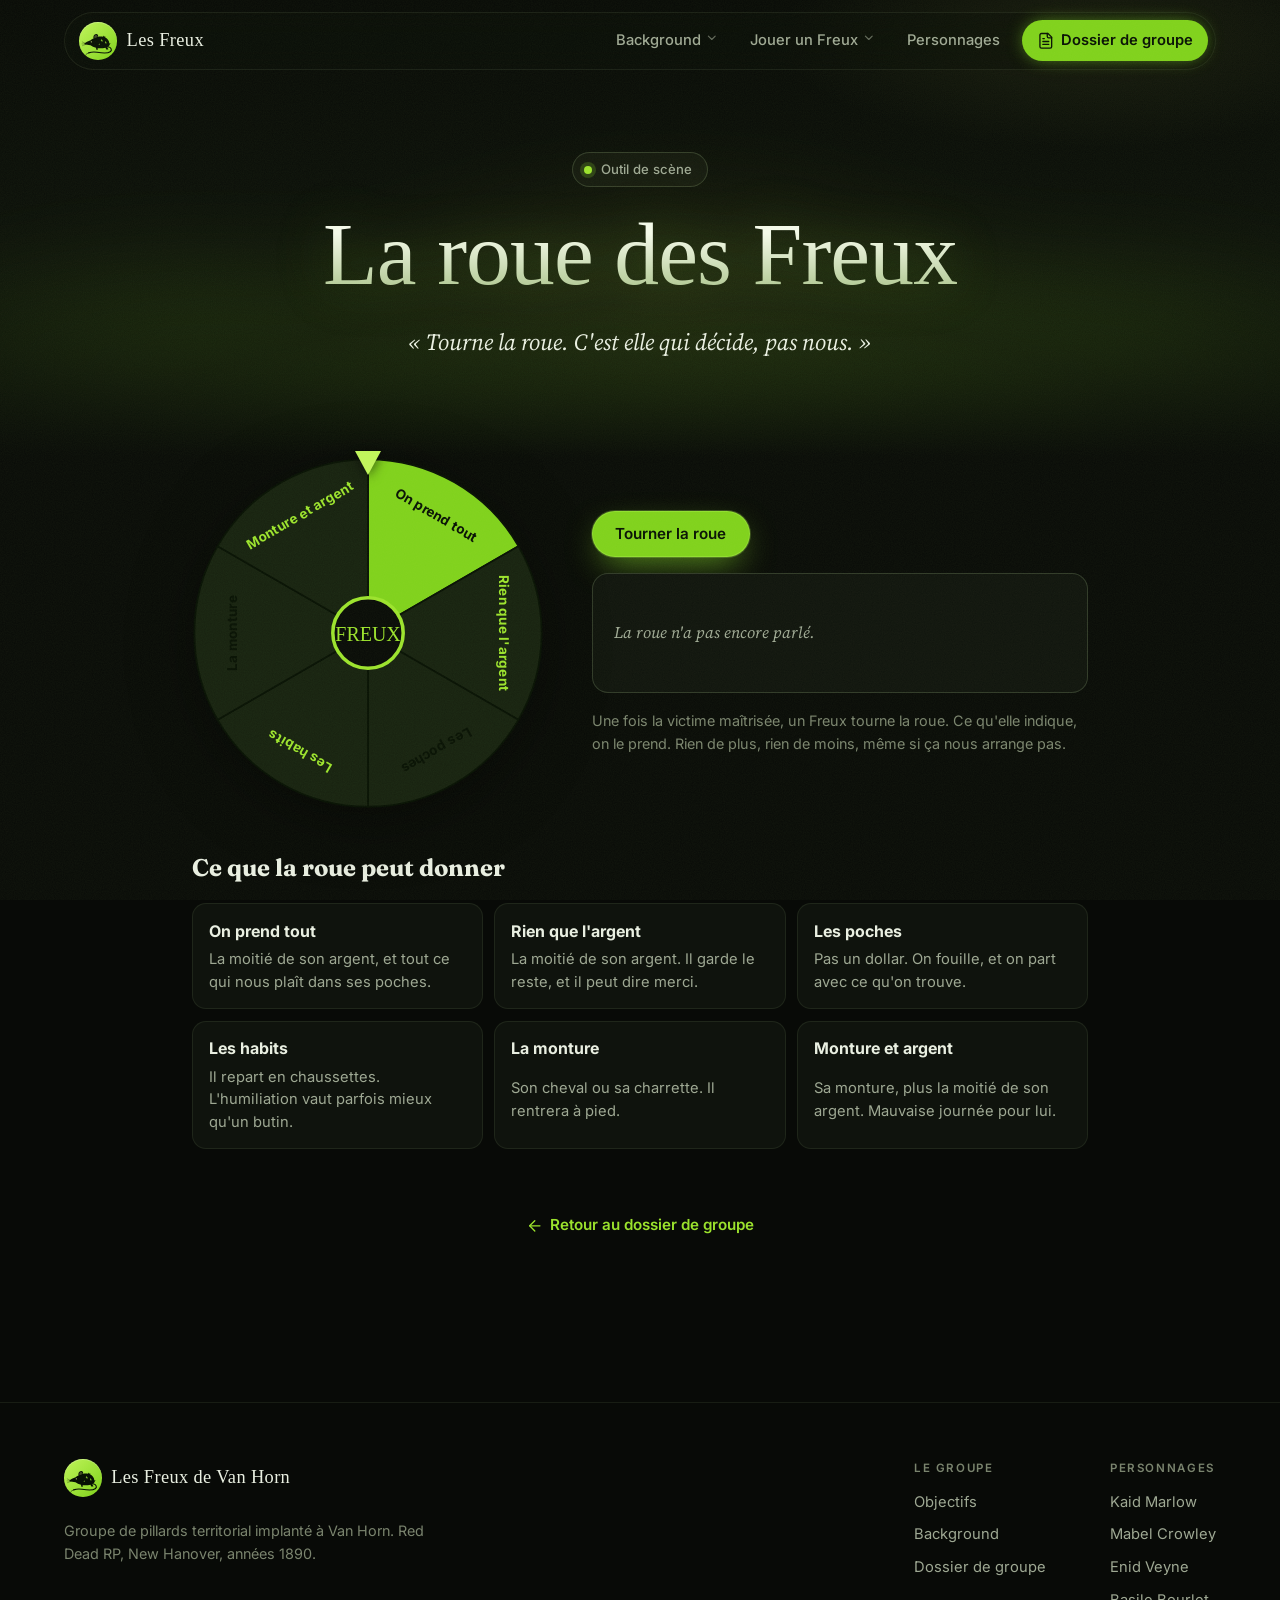
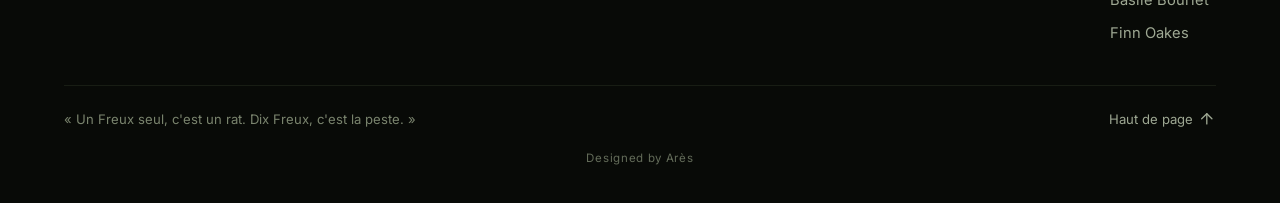
<file: roue.html>
<!doctype html>
<html lang="fr">
<head>
<meta charset="utf-8">
<meta name="viewport" content="width=device-width, initial-scale=1">
<title>La roue des Freux · Les Freux de Van Horn</title>
<meta name="description" content="La roue des Freux : elle décide du sort de ceux qu'on braque.">
<meta name="theme-color" content="#080a07">
<script>document.documentElement.classList.add('js')</script>
<link rel="preconnect" href="https://fonts.googleapis.com">
<link rel="preconnect" href="https://fonts.gstatic.com" crossorigin>
<link href="https://fonts.googleapis.com/css2?family=Inter:wght@400;500;600;700&family=Fraunces:opsz,wght@9..144,500;9..144,600&family=Source+Serif+4:ital,opsz,wght@0,8..60,400;0,8..60,500;1,8..60,400&family=IM+Fell+English+SC&family=Special+Elite&display=swap" rel="stylesheet">
<link rel="stylesheet" href="style.css?v=12">
<link rel="icon" type="image/svg+xml" href="logo-freux.svg?v=2">
</head>
<body>
<header class="barre">
  <nav class="barre__inner" aria-label="Navigation principale">
    <a class="marque" href="index.html"><span class="marque__logo"><svg viewBox="0 0 64 64" aria-hidden="true"><g transform="translate(5.6 4) scale(0.84)"><path d="M51.6 45.4 C59 46.4 61 52.4 56.6 55.6 C51 59.6 40 58.4 30 56.6 C24 55.6 18.4 55.9 13 57.8" fill="none" stroke="#071004" stroke-width="2.3" stroke-linecap="round"/><path d="M13 57.8 C10.6 58.7 8.8 59.8 7.4 61" fill="none" stroke="#071004" stroke-width="1.2" stroke-linecap="round"/><path fill="#071004" fill-rule="evenodd" d="M3.5 40 C7 36.4 11.6 33.8 17 32.2 C19 29.8 21.8 28.4 24.6 28 C29.6 25.4 36.4 23.8 42 25.2 L43 22.6 L44.4 25.4 L46.2 23.2 L46.6 26.6 C51.4 28.8 54.6 33.4 54.8 38.8 L57.4 38.4 L55.4 41.2 C54.8 43.6 53 45.2 50.6 46 L53 51 L48.6 51.2 L47 47.2 C42 48.6 36 48.8 31 48.2 L31.6 51.6 L28.4 51.6 L27.8 47.6 C23.4 46.4 19.6 44.4 16.6 42.2 C12.6 41.8 7.6 41.6 3.5 40 Z M37.4 32 L39.6 29.8 L39.6 33.4 L42.2 32.2 L40.2 35.4 Z M45.6 36 L47.6 34 L47.8 37.4 L50 36.6 L48 39.4 Z M33 40.4 L35 38.8 L35 42 Z"/><path fill="#071004" d="M22.8 29 C21.4 23.8 24 19.6 28 19.4 C31.4 19.2 33 22.4 32 25.4 L30.4 24.8 L30.8 27.2 C29 28.8 25.4 29.8 22.8 29 Z"/><path fill="#e2f58a" fill-opacity=".28" d="M24.4 27.4 C23.6 24.2 25.2 21.6 27.8 21.4 C29.8 21.3 30.8 23 30.5 24.4 L29.4 24 L29.6 26.2 C28.2 27.2 26 27.8 24.4 27.4 Z"/><circle cx="18.4" cy="35.4" r="1.4" fill="#e2f58a" fill-opacity=".8"/><path d="M7 38.8 L0 35.6 M7.2 39.8 L-.6 39.6 M7 40.6 L.4 43.2" stroke="#071004" stroke-width=".6" stroke-linecap="round" fill="none"/></g></svg></span>Les Freux</a>
    <button class="barre__menu" type="button" aria-expanded="false" aria-controls="menu-principal" aria-label="Ouvrir le menu"><svg class="icone icone-ouvrir" viewBox="0 0 24 24" fill="none" stroke="currentColor" stroke-width="1.8" stroke-linecap="round" stroke-linejoin="round" aria-hidden="true"><path d="M4 6h16"/><path d="M4 12h16"/><path d="M4 18h16"/></svg><svg class="icone icone-fermer" viewBox="0 0 24 24" fill="none" stroke="currentColor" stroke-width="1.8" stroke-linecap="round" stroke-linejoin="round" aria-hidden="true"><path d="M18 6 6 18"/><path d="m6 6 12 12"/></svg></button>
    <div class="barre__liens" id="menu-principal">
      <div class="barre__groupe"><a href="index.html#background">Background<svg class="icone barre__chevron" viewBox="0 0 24 24" fill="none" stroke="currentColor" stroke-width="2" stroke-linecap="round" stroke-linejoin="round" aria-hidden="true"><path d="m6 9 6 6 6-6"/></svg></a><div class="barre__sous"><a href="index.html#frise">Frise chronologique</a></div></div>
      <div class="barre__groupe"><a href="index.html#jouer">Jouer un Freux<svg class="icone barre__chevron" viewBox="0 0 24 24" fill="none" stroke="currentColor" stroke-width="2" stroke-linecap="round" stroke-linejoin="round" aria-hidden="true"><path d="m6 9 6 6 6-6"/></svg></a><div class="barre__sous"><a href="index.html#liens">Les liens entre les Freux</a><a href="roue.html">La roue des Freux</a></div></div>
      <a href="index.html#personnages">Personnages</a>
      <div class="barre__groupe barre__groupe--droite"><a class="barre__cta" href="dossier-groupe.html"><svg class="icone" viewBox="0 0 24 24" fill="none" stroke="currentColor" stroke-width="1.8" stroke-linecap="round" stroke-linejoin="round" aria-hidden="true"><path d="M15 2H6a2 2 0 0 0-2 2v16a2 2 0 0 0 2 2h12a2 2 0 0 0 2-2V7Z"/><path d="M14 2v4a2 2 0 0 0 2 2h4"/><path d="M10 9H8"/><path d="M16 13H8"/><path d="M16 17H8"/></svg>Dossier de groupe</a><div class="barre__sous"><a href="dossier-groupe.html#objectifs">Objectifs</a></div></div>
    </div>
  </nav>
</header>

<main id="haut">

  <section class="hero hero--page">
    <div class="hero__contenu">
      <p class="pastille"><span class="pastille__point"></span>Outil de scène</p>
      <h1 class="hero__titre">La roue des Freux</h1>
      <p class="hero__accroche">« Tourne la roue. C'est elle qui décide, pas nous. »</p>
    </div>
  </section>

  <section class="section section--serree">
    <div class="conteneur">
      <div class="roue-bloc">
        <div class="roue-zone">
          <div class="roue__fleche" aria-hidden="true"></div>
          <svg class="roue" id="roue" viewBox="0 0 300 300" role="img" aria-label="Roue des Freux">
      <path class="roue__part roue__part--0" d="M150 150 L150.00 2.00 A148 148 0 0 1 278.17 76.00 Z"/>
      <path class="roue__part roue__part--1" d="M150 150 L278.17 76.00 A148 148 0 0 1 278.17 224.00 Z"/>
      <path class="roue__part roue__part--0" d="M150 150 L278.17 224.00 A148 148 0 0 1 150.00 298.00 Z"/>
      <path class="roue__part roue__part--1" d="M150 150 L150.00 298.00 A148 148 0 0 1 21.83 224.00 Z"/>
      <path class="roue__part roue__part--0" d="M150 150 L21.83 224.00 A148 148 0 0 1 21.83 76.00 Z"/>
      <path class="roue__part roue__part--1" d="M150 150 L21.83 76.00 A148 148 0 0 1 150.00 2.00 Z"/>
      <g transform="rotate(30.0 150 150)"><text class="roue__texte" x="150" y="38">On prend tout</text></g>
      <g transform="rotate(90.0 150 150)"><text class="roue__texte" x="150" y="38">Rien que l'argent</text></g>
      <g transform="rotate(150.0 150 150)"><text class="roue__texte" x="150" y="38">Les poches</text></g>
      <g transform="rotate(210.0 150 150)"><text class="roue__texte" x="150" y="38">Les habits</text></g>
      <g transform="rotate(270.0 150 150)"><text class="roue__texte" x="150" y="38">La monture</text></g>
      <g transform="rotate(330.0 150 150)"><text class="roue__texte" x="150" y="38">Monture et argent</text></g>
            <circle class="roue__moyeu" cx="150" cy="150" r="30"/>
            <text class="roue__marque" x="150" y="157">FREUX</text>
          </svg>
        </div>

        <div class="roue-cote">
          <button class="bouton bouton--plein roue__bouton" id="tourner" type="button">Tourner la roue</button>
          <div class="roue__resultat" id="resultat" aria-live="polite">
            <p class="roue__attente">La roue n'a pas encore parlé.</p>
          </div>
          <p class="roue__note">Une fois la victime maîtrisée, un Freux tourne la roue. Ce qu'elle indique, on le prend. Rien de plus, rien de moins, même si ça nous arrange pas.</p>
        </div>
      </div>

      <div class="roue-legende">
        <h2>Ce que la roue peut donner</h2>
        <ul>
          <li><strong>On prend tout</strong><span>La moitié de son argent, et tout ce qui nous plaît dans ses poches.</span></li>
          <li><strong>Rien que l'argent</strong><span>La moitié de son argent. Il garde le reste, et il peut dire merci.</span></li>
          <li><strong>Les poches</strong><span>Pas un dollar. On fouille, et on part avec ce qu'on trouve.</span></li>
          <li><strong>Les habits</strong><span>Il repart en chaussettes. L'humiliation vaut parfois mieux qu'un butin.</span></li>
          <li><strong>La monture</strong><span>Son cheval ou sa charrette. Il rentrera à pied.</span></li>
          <li><strong>Monture et argent</strong><span>Sa monture, plus la moitié de son argent. Mauvaise journée pour lui.</span></li>
        </ul>
      </div>

      <p style="text-align:center"><a class="retour" href="dossier-groupe.html"><svg class="icone" viewBox="0 0 24 24" fill="none" stroke="currentColor" stroke-width="1.8" stroke-linecap="round" stroke-linejoin="round" aria-hidden="true"><path d="M19 12H5"/><path d="m12 19-7-7 7-7"/></svg>Retour au dossier de groupe</a></p>
    </div>
  </section>

</main>

<footer class="pied">
  <div class="pied__grille">
    <div>
      <a class="marque" href="index.html"><span class="marque__logo"><svg viewBox="0 0 64 64" aria-hidden="true"><g transform="translate(5.6 4) scale(0.84)"><path d="M51.6 45.4 C59 46.4 61 52.4 56.6 55.6 C51 59.6 40 58.4 30 56.6 C24 55.6 18.4 55.9 13 57.8" fill="none" stroke="#071004" stroke-width="2.3" stroke-linecap="round"/><path d="M13 57.8 C10.6 58.7 8.8 59.8 7.4 61" fill="none" stroke="#071004" stroke-width="1.2" stroke-linecap="round"/><path fill="#071004" fill-rule="evenodd" d="M3.5 40 C7 36.4 11.6 33.8 17 32.2 C19 29.8 21.8 28.4 24.6 28 C29.6 25.4 36.4 23.8 42 25.2 L43 22.6 L44.4 25.4 L46.2 23.2 L46.6 26.6 C51.4 28.8 54.6 33.4 54.8 38.8 L57.4 38.4 L55.4 41.2 C54.8 43.6 53 45.2 50.6 46 L53 51 L48.6 51.2 L47 47.2 C42 48.6 36 48.8 31 48.2 L31.6 51.6 L28.4 51.6 L27.8 47.6 C23.4 46.4 19.6 44.4 16.6 42.2 C12.6 41.8 7.6 41.6 3.5 40 Z M37.4 32 L39.6 29.8 L39.6 33.4 L42.2 32.2 L40.2 35.4 Z M45.6 36 L47.6 34 L47.8 37.4 L50 36.6 L48 39.4 Z M33 40.4 L35 38.8 L35 42 Z"/><path fill="#071004" d="M22.8 29 C21.4 23.8 24 19.6 28 19.4 C31.4 19.2 33 22.4 32 25.4 L30.4 24.8 L30.8 27.2 C29 28.8 25.4 29.8 22.8 29 Z"/><path fill="#e2f58a" fill-opacity=".28" d="M24.4 27.4 C23.6 24.2 25.2 21.6 27.8 21.4 C29.8 21.3 30.8 23 30.5 24.4 L29.4 24 L29.6 26.2 C28.2 27.2 26 27.8 24.4 27.4 Z"/><circle cx="18.4" cy="35.4" r="1.4" fill="#e2f58a" fill-opacity=".8"/><path d="M7 38.8 L0 35.6 M7.2 39.8 L-.6 39.6 M7 40.6 L.4 43.2" stroke="#071004" stroke-width=".6" stroke-linecap="round" fill="none"/></g></svg></span>Les Freux de Van Horn</a>
      <p class="pied__texte">Groupe de pillards territorial implanté à Van Horn. Red Dead RP, New Hanover, années 1890.</p>
    </div>
    <div class="pied__colonnes">
      <div class="pied__colonne">
        <p>Le groupe</p>
        <ul>
          <li><a href="dossier-groupe.html#objectifs">Objectifs</a></li>
          <li><a href="index.html#background">Background</a></li>
          <li><a href="dossier-groupe.html">Dossier de groupe</a></li>
        </ul>
      </div>
      <div class="pied__colonne">
        <p>Personnages</p>
        <ul>
          <li><a href="kaid-marlow.html">Kaid Marlow</a></li>
          <li><a href="mabel-crowley.html">Mabel Crowley</a></li>
          <li><a href="enid-veyne.html">Enid Veyne</a></li>
          <li><a href="basile-bourlet.html">Basile Bourlet</a></li>
          <li><a href="finn-oakes.html">Finn Oakes</a></li>
        </ul>
      </div>
    </div>
  </div>
  <div class="pied__bas">
    <span>« Un Freux seul, c'est un rat. Dix Freux, c'est la peste. »</span>
    <a href="#haut">Haut de page <svg class="icone" viewBox="0 0 24 24" fill="none" stroke="currentColor" stroke-width="1.8" stroke-linecap="round" stroke-linejoin="round" aria-hidden="true"><path d="m5 12 7-7 7 7"/><path d="M12 19V5"/></svg></a>
  </div>
  <p class="signature">Designed by Arès</p>
</footer>

<script src="site.js?v=6"></script>
<script>
(function () {{
  var SEG = [
    {titre: "On prend tout", texte: "La moitié de son argent, et tout ce qui nous plaît dans ses poches."},
    {titre: "Rien que l'argent", texte: "La moitié de son argent. Il garde le reste, et il peut dire merci."},
    {titre: "Les poches", texte: "Pas un dollar. On fouille, et on part avec ce qu'on trouve."},
    {titre: "Les habits", texte: "Il repart en chaussettes. L'humiliation vaut parfois mieux qu'un butin."},
    {titre: "La monture", texte: "Son cheval ou sa charrette. Il rentrera à pied."},
    {titre: "Monture et argent", texte: "Sa monture, plus la moitié de son argent. Mauvaise journée pour lui."}
  ];
  var roue = document.getElementById('roue');
  var bouton = document.getElementById('tourner');
  var sortie = document.getElementById('resultat');
  var angle = 0, occupe = false;
  bouton.addEventListener('click', function () {{
    if (occupe) return;
    occupe = true;
    bouton.disabled = true;
    sortie.innerHTML = '<p class="roue__attente">La roue tourne…</p>';
    var tours = 6 + Math.floor(Math.random() * 3);
    var cible = Math.random() * 360;
    angle += tours * 360 + cible;
    roue.style.transform = 'rotate(' + angle + 'deg)';
    setTimeout(function () {{
      var pos = (360 - (angle % 360)) % 360;
      var i = Math.floor(pos / (360 / SEG.length)) % SEG.length;
      var r = SEG[i];
      sortie.innerHTML = '<p class="roue__verdict">' + r.titre + '</p><p>' + r.texte + '</p>';
      bouton.disabled = false;
      occupe = false;
    }}, 5200);
  }});
}})();
</script>
</body>
</html>
</file>
<file: style.css>
/* =========================================================
   Les Freux de Van Horn — feuille de style commune
   ========================================================= */

:root {
  --fond: #080a07;
  --surface: #0f130d;
  --surface-2: #151b12;
  --bord: rgba(215, 255, 180, .08);
  --bord-fort: rgba(215, 255, 180, .16);

  --texte: #e9efe1;
  --texte-lecture: #d4dcc9;
  --doux: #9ea893;
  --pale: #7a846e;
  --braise: #9be22d;
  --braise-vive: #c0f55a;
  --braise-fonce: #7fd11b;
  --violet-survol: #a4ec3c;
  --laiton: #d3dc8c;

  --papier: #ece2cc;
  --encre-papier: #261c12;
  --doux-papier: #6a5842;

  --ui: "Inter", system-ui, -apple-system, "Segoe UI", Roboto, sans-serif;
  --titre: "Fraunces", Georgia, "Times New Roman", serif;
  --lecture: "Source Serif 4", Georgia, "Times New Roman", serif;
  --marque: "IM Fell English SC", Georgia, serif;
  --machine: "Special Elite", "Courier New", monospace;

  --rayon: 18px;
  --rayon-s: 12px;
  --large: 72rem;
  --prose: 42rem;
  --gout: clamp(1rem, 4vw, 2rem);
  --ombre: 0 24px 60px -24px rgba(0, 0, 0, .75);
}

* { box-sizing: border-box; }
html { scroll-behavior: smooth; scroll-padding-top: 6rem; }

body {
  margin: 0;
  background:
    radial-gradient(50rem 30rem at 100% 0%, rgba(140, 225, 40, .05), transparent 70%),
    var(--fond);
  color: var(--texte);
  font-family: var(--ui);
  font-size: 1rem;
  line-height: 1.6;
  -webkit-font-smoothing: antialiased;
  text-rendering: optimizeLegibility;
}

a { color: inherit; }
img { max-width: 100%; }
::selection { background: var(--braise-fonce); color: #071004; }
:focus-visible { outline: 2px solid var(--braise); outline-offset: 3px; border-radius: 4px; }

.icone { width: 1.1rem; height: 1.1rem; flex: none; }

/* ---------- Barre de navigation flottante ---------- */
.barre {
  position: fixed;
  top: .75rem;
  left: 0;
  right: 0;
  z-index: 50;
  padding: 0 var(--gout);
  pointer-events: none;
}
.barre__inner {
  position: relative;
  pointer-events: auto;
  max-width: var(--large);
  margin: 0 auto;
  display: flex;
  align-items: center;
  justify-content: space-between;
  gap: 1rem;
  padding: .45rem .45rem .45rem .9rem;
  border-radius: 999px;
  background: rgba(12, 16, 10, .55);
  border: 1px solid var(--bord);
  backdrop-filter: blur(16px) saturate(140%);
  -webkit-backdrop-filter: blur(16px) saturate(140%);
  transition: background .3s, box-shadow .3s, border-color .3s;
}
.barre.est-defile .barre__inner {
  background: rgba(11, 15, 9, .88);
  border-color: var(--bord-fort);
  box-shadow: var(--ombre);
}
.marque {
  display: inline-flex;
  align-items: center;
  gap: .6rem;
  text-decoration: none;
  font-family: var(--marque);
  font-size: 1.15rem;
  letter-spacing: .02em;
  white-space: nowrap;
}
.marque__logo {
  width: 2.35rem;
  height: 2.35rem;
  flex: none;
  overflow: hidden;
  border-radius: 50%;
  display: grid;
  place-items: center;
  background: linear-gradient(135deg, var(--braise-vive), var(--braise-fonce));
  color: #071004;
  box-shadow: inset 0 1px 0 rgba(255, 255, 255, .25);
}
.marque__logo svg { width: 100%; height: 100%; }
.barre__liens { display: flex; align-items: center; gap: .15rem; }
.barre__liens a {
  font-size: .92rem;
  font-weight: 500;
  color: var(--doux);
  text-decoration: none;
  padding: .55rem .9rem;
  border-radius: 999px;
  transition: color .2s, background .2s;
}
.barre__liens a:hover { color: var(--texte); background: rgba(215, 255, 180, .06); }
.barre__liens a[aria-current="page"] { color: var(--texte); background: rgba(215, 255, 180, .09); }
.barre__liens a.barre__cta {
  margin-left: .35rem;
  display: inline-flex;
  align-items: center;
  gap: .45rem;
  background: var(--braise-fonce);
  color: #071004;
  font-weight: 600;
}
.barre__liens a.barre__cta:hover,
.barre__liens a.barre__cta[aria-current="page"] { background: var(--violet-survol); color: #071004; }
.barre__menu {
  display: none;
  width: 2.5rem;
  height: 2.5rem;
  place-items: center;
  border-radius: 50%;
  border: 1px solid var(--bord-fort);
  background: rgba(215, 255, 180, .04);
  color: var(--texte);
  cursor: pointer;
}
.barre__menu .icone-fermer { display: none; }
.barre.est-ouvert .barre__menu .icone-ouvrir { display: none; }
.barre.est-ouvert .barre__menu .icone-fermer { display: block; }

/* ---------- Progression de lecture ---------- */
.progression {
  position: fixed;
  top: 0;
  left: 0;
  right: 0;
  height: 3px;
  z-index: 60;
  pointer-events: none;
}
.progression span {
  display: block;
  height: 100%;
  background: linear-gradient(90deg, var(--braise-fonce), var(--braise-vive), var(--laiton));
  transform: scaleX(0);
  transform-origin: left;
}

/* ---------- Héros ---------- */
.hero {
  position: relative;
  min-height: 100svh;
  display: grid;
  align-items: center;
  padding: 8rem var(--gout) 7.5rem;
  overflow: hidden;
  isolation: isolate;
}
.hero::before {
  content: "";
  position: absolute;
  inset: 0;
  z-index: -3;
  background:
    radial-gradient(60% 55% at 50% 105%, rgba(95, 190, 20, .42), transparent 70%),
    radial-gradient(35% 35% at 85% 8%, rgba(200, 230, 90, .08), transparent 70%),
    linear-gradient(180deg, #070906 0%, #0b0f09 55%, #0f1a0a 100%);
}
.hero::after {
  content: "";
  position: absolute;
  inset: 0;
  z-index: -1;
  background: linear-gradient(180deg, transparent 70%, var(--fond));
  pointer-events: none;
}
.hero--page { min-height: auto; padding: 9.5rem var(--gout) 6rem; }
.hero--page::after { background: linear-gradient(180deg, transparent 55%, var(--fond)); }

.hero__nuee {
  position: absolute;
  inset: 0;
  width: 100%;
  height: 100%;
  z-index: -2;
  color: #050403;
  opacity: .85;
}
.hero__nuee g { animation: derive 40s ease-in-out infinite alternate; }
.hero__nuee g:nth-child(2) { animation-duration: 55s; animation-delay: -12s; }
@keyframes derive { to { transform: translate(28px, -10px); } }
.hero__horizon {
  position: absolute;
  left: 0; right: 0; bottom: 0;
  width: 100%;
  height: clamp(60px, 11vw, 130px);
  z-index: -2;
  color: #050704;
}

.hero__contenu { max-width: var(--large); margin: 0 auto; width: 100%; text-align: center; }

.pastille {
  display: inline-flex;
  align-items: center;
  gap: .55rem;
  padding: .38rem .95rem .38rem .7rem;
  border-radius: 999px;
  border: 1px solid var(--bord-fort);
  background: rgba(215, 255, 180, .04);
  backdrop-filter: blur(6px);
  font-size: .82rem;
  font-weight: 500;
  color: var(--doux);
  margin: 0 0 1.6rem;
}
.pastille__point {
  width: .5rem;
  height: .5rem;
  border-radius: 50%;
  background: var(--braise);
  box-shadow: 0 0 0 4px rgba(140, 225, 40, .2);
}

.hero__titre {
  font-family: var(--marque);
  font-weight: 400;
  font-size: clamp(3.2rem, 11vw, 8rem);
  line-height: .92;
  letter-spacing: -.01em;
  margin: 0;
  background: linear-gradient(180deg, #f3f9e8 25%, #a9c28a 100%);
  -webkit-background-clip: text;
  background-clip: text;
  color: transparent;
}
.hero__titre span {
  display: block;
  font-size: .3em;
  letter-spacing: .32em;
  margin-top: 1rem;
  -webkit-text-fill-color: var(--doux);
  color: var(--doux);
}
.hero--page .hero__titre { font-size: clamp(2.8rem, 8vw, 5.6rem); }

.hero__accroche {
  font-family: var(--lecture);
  font-style: italic;
  font-size: clamp(1.15rem, 2.6vw, 1.45rem);
  color: var(--texte);
  margin: 1.8rem auto 0;
  max-width: 36rem;
}
.hero__actions {
  display: flex;
  justify-content: center;
  flex-wrap: wrap;
  gap: .75rem;
  margin-top: 2.2rem;
}
.hero__chiffres {
  list-style: none;
  padding: 0;
  margin: 3.2rem auto 0;
  display: flex;
  justify-content: center;
  flex-wrap: wrap;
  gap: .75rem;
}
.hero__chiffres li {
  min-width: 9.5rem;
  padding: .9rem 1.25rem;
  border-radius: var(--rayon-s);
  border: 1px solid var(--bord);
  background: rgba(11, 15, 9, .55);
  backdrop-filter: blur(10px);
  text-align: left;
}
.hero__chiffres strong {
  display: block;
  font-family: var(--titre);
  font-size: 1.35rem;
  font-weight: 600;
  line-height: 1.2;
}
.hero__chiffres span {
  font-size: .72rem;
  font-weight: 600;
  letter-spacing: .12em;
  text-transform: uppercase;
  color: var(--pale);
}
.puces { display: flex; justify-content: center; flex-wrap: wrap; gap: .5rem; margin-top: 1.6rem; }
.puce {
  display: inline-flex;
  align-items: center;
  gap: .4rem;
  padding: .35rem .8rem;
  border-radius: 999px;
  font-size: .82rem;
  font-weight: 500;
  background: rgba(9, 12, 7, .6);
  border: 1px solid var(--bord-fort);
  backdrop-filter: blur(6px);
  color: var(--texte);
}
.puce strong { color: var(--laiton); font-weight: 600; }

/* ---------- Boutons ---------- */
.bouton {
  display: inline-flex;
  align-items: center;
  justify-content: center;
  gap: .55rem;
  font-family: var(--ui);
  font-size: .95rem;
  font-weight: 600;
  line-height: 1.2;
  text-decoration: none;
  padding: .82rem 1.4rem;
  border-radius: 999px;
  border: 1px solid var(--bord-fort);
  color: var(--texte);
  background: rgba(215, 255, 180, .03);
  cursor: pointer;
  transition: transform .2s, background .2s, border-color .2s, box-shadow .2s;
}
.bouton:hover { border-color: rgba(215, 255, 180, .35); background: rgba(215, 255, 180, .07); transform: translateY(-1px); }
.bouton--plein {
  background: var(--braise-fonce);
  border-color: rgba(170, 240, 80, .4);
  color: #071004;
  box-shadow: 0 12px 30px -12px rgba(140, 225, 40, .7);
}
.bouton--plein:hover { background: var(--violet-survol); border-color: rgba(200, 250, 110, .5); }

/* ---------- Sections ---------- */
.section { padding: clamp(4.5rem, 10vw, 7rem) var(--gout); }
.section--serree { padding-top: 0; }
.conteneur { max-width: var(--large); margin: 0 auto; }

.titre-section { max-width: 46rem; margin: 0 0 clamp(2.2rem, 5vw, 3.2rem); }
.titre-section--centre { margin-inline: auto; text-align: center; }
.surligne {
  display: inline-flex;
  align-items: center;
  gap: .6rem;
  font-size: .78rem;
  font-weight: 600;
  letter-spacing: .16em;
  text-transform: uppercase;
  color: var(--braise);
  margin: 0 0 .9rem;
}
.surligne::before { content: ""; width: 1.5rem; height: 1px; background: currentColor; }
.titre-section h2 {
  font-family: var(--titre);
  font-weight: 600;
  font-size: clamp(2rem, 4.8vw, 3.1rem);
  line-height: 1.08;
  letter-spacing: -.02em;
  margin: 0;
}
.titre-section p { margin: 1rem 0 0; color: var(--doux); font-size: 1.08rem; }

/* ---------- Cartes ---------- */
.grille-2 {
  display: grid;
  grid-template-columns: repeat(auto-fit, minmax(min(100%, 24rem), 1fr));
  gap: 1.25rem;
}
.carte {
  position: relative;
  padding: clamp(1.5rem, 3.5vw, 2.3rem);
  border-radius: var(--rayon);
  background: linear-gradient(180deg, var(--surface-2), var(--surface));
  border: 1px solid var(--bord);
  overflow: hidden;
}
.carte::before {
  content: "";
  position: absolute;
  inset: 0 0 auto 0;
  height: 1px;
  background: linear-gradient(90deg, transparent, rgba(140, 225, 40, .55), transparent);
}
.carte__tete { display: flex; align-items: center; gap: .95rem; margin-bottom: 1.2rem; }
.icone-boite {
  width: 2.8rem;
  height: 2.8rem;
  flex: none;
  border-radius: 12px;
  display: grid;
  place-items: center;
  background: rgba(140, 225, 40, .12);
  color: var(--braise);
  border: 1px solid rgba(140, 225, 40, .25);
}
.icone-boite .icone { width: 1.35rem; height: 1.35rem; }
.carte__etiquette {
  display: block;
  font-size: .72rem;
  font-weight: 600;
  letter-spacing: .14em;
  text-transform: uppercase;
  color: var(--pale);
}
.carte h3 { font-family: var(--titre); font-weight: 600; font-size: 1.55rem; margin: 0; line-height: 1.15; }
.carte p { margin: 0 0 .9rem; color: #d5dcca; line-height: 1.72; }
.carte p:last-child { margin-bottom: 0; }

/* ---------- Appel vers le dossier ---------- */
.appel {
  position: relative;
  max-width: var(--large);
  margin: 0 auto;
  padding: clamp(1.8rem, 4.5vw, 3rem);
  border-radius: 24px;
  border: 1px solid rgba(140, 225, 40, .25);
  background:
    radial-gradient(70% 140% at 0% 0%, rgba(140, 225, 40, .22), transparent 60%),
    radial-gradient(50% 100% at 100% 100%, rgba(200, 230, 90, .08), transparent 60%),
    var(--surface);
  display: flex;
  align-items: center;
  justify-content: space-between;
  gap: 1.5rem 2.5rem;
  flex-wrap: wrap;
  overflow: hidden;
}
.appel h2 {
  font-family: var(--titre);
  font-weight: 600;
  font-size: clamp(1.7rem, 4vw, 2.4rem);
  line-height: 1.1;
  letter-spacing: -.02em;
  margin: 0 0 .5rem;
}
.appel p { margin: 0; color: var(--doux); max-width: 36rem; }
.appel .surligne { margin-bottom: .6rem; }

/* ---------- Lecture (background) ---------- */
.lecture {
  display: grid;
  grid-template-columns: minmax(0, 20rem) minmax(0, 1fr);
  gap: clamp(2rem, 5vw, 4.5rem);
  align-items: start;
}
.lecture__aside { position: sticky; top: 6.5rem; }
.resume {
  padding: 1.5rem;
  border-radius: var(--rayon);
  background: var(--surface);
  border: 1px solid var(--bord);
}
.resume__etiquette {
  display: flex;
  align-items: center;
  gap: .5rem;
  font-size: .75rem;
  font-weight: 600;
  letter-spacing: .14em;
  text-transform: uppercase;
  color: var(--laiton);
  margin: 0 0 .9rem;
}
.resume p { margin: 0 0 .85rem; font-size: .93rem; line-height: 1.68; color: #cfd8c3; }
.resume p:last-child { margin-bottom: 0; }

.recit {
  font-family: var(--lecture);
  font-size: 1.16rem;
  line-height: 1.82;
  color: var(--texte-lecture);
  max-width: var(--prose);
}
.recit--centre { margin: 0 auto; }
.recit p { margin: 0 0 1.4rem; }
.recit > p:first-of-type::first-letter {
  float: left;
  font-family: var(--marque);
  font-size: 4.3em;
  line-height: .8;
  padding: .07em .12em 0 0;
  color: var(--braise);
}
.recit h3 {
  font-family: var(--titre);
  font-weight: 600;
  font-size: 1.6rem;
  line-height: 1.2;
  letter-spacing: -.01em;
  margin: 3.2rem 0 1rem;
  color: var(--texte);
}
.recit h3 span {
  display: block;
  font-family: var(--ui);
  font-size: .72rem;
  font-weight: 600;
  letter-spacing: .15em;
  text-transform: uppercase;
  color: var(--laiton);
  margin-bottom: .45rem;
}
.recit .exergue {
  margin: 1.8rem 0;
  padding: 1.1rem 1.4rem;
  border-radius: var(--rayon-s);
  background: var(--surface);
  border: 1px solid var(--bord);
  border-left: 3px solid var(--laiton);
  font-style: italic;
  font-size: 1.22rem;
  color: var(--texte);
}
.traits { display: flex; flex-wrap: wrap; gap: .5rem; margin: 1.4rem 0 0; padding: 0; list-style: none; }
.traits li {
  font-family: var(--ui);
  font-size: .82rem;
  font-weight: 500;
  padding: .3rem .8rem;
  border-radius: 999px;
  border: 1px solid var(--bord-fort);
  color: var(--doux);
}
.recit .devise-finale {
  text-align: center;
  font-family: var(--marque);
  font-size: clamp(1.6rem, 4.5vw, 2.2rem);
  line-height: 1.25;
  color: var(--braise);
  margin: 3.5rem 0 1rem;
}
.fin {
  display: flex;
  align-items: center;
  gap: 1rem;
  margin: 2.8rem 0 0;
  color: var(--braise);
  font-size: .9rem;
}
.fin::before, .fin::after { content: ""; flex: 1; height: 1px; background: var(--bord-fort); }

.retour {
  display: inline-flex;
  align-items: center;
  gap: .4rem;
  margin-top: 2rem;
  font-family: var(--ui);
  font-size: .95rem;
  font-weight: 600;
  color: var(--braise);
  text-decoration: none;
}
.retour:hover { color: var(--braise-vive); }

/* ---------- Personnages ---------- */
.membres {
  display: grid;
  grid-template-columns: repeat(auto-fit, minmax(min(100%, 19rem), 1fr));
  gap: 1.25rem;
}
.membre {
  display: flex;
  flex-direction: column;
  border-radius: var(--rayon);
  overflow: hidden;
  background: var(--surface);
  border: 1px solid var(--bord);
  text-decoration: none;
  transition: transform .3s, border-color .3s, box-shadow .3s;
}
a.membre:hover {
  transform: translateY(-4px);
  border-color: rgba(140, 225, 40, .35);
  box-shadow: 0 30px 60px -30px rgba(140, 225, 40, .4);
}
.membre__visuel {
  position: relative;
  aspect-ratio: 4 / 3;
  overflow: hidden;
  background: radial-gradient(circle at 50% 40%, #1f3312, #0a0f07);
}
.membre__visuel img {
  position: absolute;
  inset: 0;
  width: 100%;
  height: 100%;
  object-fit: cover;
  object-position: center 22%;
  transition: transform .6s;
}
a.membre:hover .membre__visuel img { transform: scale(1.04); }
.membre__visuel::after {
  content: "";
  position: absolute;
  inset: 0;
  background: linear-gradient(180deg, transparent 45%, rgba(15, 19, 13, .92));
}
.membre__monogramme {
  position: absolute;
  inset: 0;
  display: grid;
  place-items: center;
  font-family: var(--marque);
  font-size: 4.2rem;
  color: var(--laiton);
}
.membre__visuel .puce { position: absolute; left: 1rem; bottom: 1rem; z-index: 1; }
.membre__corps { padding: 1.3rem 1.4rem 1.5rem; display: flex; flex-direction: column; flex: 1; }
.membre h3 { font-family: var(--titre); font-weight: 600; font-size: 1.5rem; margin: 0 0 .5rem; line-height: 1.15; }
.membre p { margin: 0; color: var(--doux); font-size: .95rem; line-height: 1.65; }
.membre__lien {
  margin-top: auto;
  padding-top: 1.1rem;
  display: inline-flex;
  align-items: center;
  gap: .4rem;
  font-size: .9rem;
  font-weight: 600;
  color: var(--braise);
}
.membre--vide {
  justify-content: center;
  align-items: center;
  gap: .8rem;
  text-align: center;
  border-style: dashed;
  border-color: var(--bord-fort);
  background: transparent;
  color: var(--pale);
  padding: 2rem;
  min-height: 14rem;
  font-size: .95rem;
}
.membre--vide .icone-boite { color: var(--pale); background: rgba(215, 255, 180, .04); border-color: var(--bord-fort); }

/* ---------- Dossier de groupe ---------- */
.dossier-page {
  max-width: var(--large);
  margin: 0 auto;
  display: grid;
  grid-template-columns: 15.5rem minmax(0, 1fr);
  gap: clamp(2rem, 4vw, 3.5rem);
  align-items: start;
}
.sommaire {
  position: sticky;
  top: 6.5rem;
  padding: 1.1rem;
  border-radius: var(--rayon);
  background: var(--surface);
  border: 1px solid var(--bord);
}
.sommaire__titre {
  font-size: .72rem;
  font-weight: 600;
  letter-spacing: .14em;
  text-transform: uppercase;
  color: var(--pale);
  margin: .2rem .6rem .6rem;
}
.sommaire ol { list-style: none; margin: 0; padding: 0; counter-reset: s; }
.sommaire a {
  display: flex;
  gap: .7rem;
  padding: .55rem .65rem;
  border-radius: 10px;
  font-size: .9rem;
  color: var(--doux);
  text-decoration: none;
  transition: background .2s, color .2s;
}
.sommaire a::before {
  counter-increment: s;
  content: counter(s, decimal-leading-zero);
  font-variant-numeric: tabular-nums;
  color: var(--pale);
}
.sommaire a:hover { background: rgba(215, 255, 180, .05); color: var(--texte); }
.sommaire a.est-actif { background: rgba(140, 225, 40, .12); color: var(--texte); }
.sommaire a.est-actif::before { color: var(--braise); }
.sommaire__actions { margin-top: .9rem; padding-top: .9rem; border-top: 1px solid var(--bord); }
.sommaire__actions .bouton { width: 100%; font-size: .88rem; padding: .7rem 1rem; }

.stats {
  display: grid;
  grid-template-columns: repeat(auto-fit, minmax(min(100%, 12.5rem), 1fr));
  gap: .75rem;
}
.stat {
  padding: 1.05rem 1.2rem;
  border-radius: var(--rayon-s);
  background: var(--surface);
  border: 1px solid var(--bord);
}
.stat--large { grid-column: 1 / -1; }
.stat__tete {
  display: flex;
  align-items: center;
  gap: .5rem;
  color: var(--pale);
  font-size: .72rem;
  font-weight: 600;
  letter-spacing: .12em;
  text-transform: uppercase;
}
.stat__tete .icone { width: 1rem; height: 1rem; color: var(--braise); }
.stat__valeur { margin: .45rem 0 0; font-family: var(--titre); font-size: 1.12rem; font-weight: 600; line-height: 1.35; }

.panneau {
  margin-top: 1.25rem;
  padding: clamp(1.5rem, 3.5vw, 2.4rem);
  border-radius: var(--rayon);
  background: var(--surface);
  border: 1px solid var(--bord);
}
.panneau__tete { display: flex; align-items: center; gap: 1rem; margin-bottom: 1.3rem; }
.panneau__num {
  flex: none;
  width: 2.6rem;
  height: 2.6rem;
  border-radius: 12px;
  display: grid;
  place-items: center;
  font-weight: 700;
  font-size: .88rem;
  font-variant-numeric: tabular-nums;
  background: rgba(140, 225, 40, .12);
  color: var(--braise);
  border: 1px solid rgba(140, 225, 40, .25);
}
.panneau h2 {
  font-family: var(--titre);
  font-weight: 600;
  font-size: clamp(1.45rem, 3.2vw, 1.9rem);
  line-height: 1.15;
  letter-spacing: -.01em;
  margin: 0;
}
.panneau h3 {
  font-size: .75rem;
  font-weight: 600;
  letter-spacing: .14em;
  text-transform: uppercase;
  color: var(--laiton);
  margin: 1.6rem 0 .55rem;
}
.panneau p {
  font-family: var(--lecture);
  font-size: 1.08rem;
  line-height: 1.8;
  color: var(--texte-lecture);
  margin: 0 0 1.1rem;
  max-width: 46rem;
}
.panneau p:last-child { margin-bottom: 0; }

.perso {
  display: grid;
  grid-template-columns: 5.5rem minmax(0, 1fr);
  gap: 1.2rem;
  padding: 1.2rem;
  border-radius: var(--rayon-s);
  background: var(--surface-2);
  border: 1px solid var(--bord);
  margin-top: .9rem;
}
.perso__visuel {
  position: relative;
  width: 5.5rem;
  aspect-ratio: 1;
  border-radius: 12px;
  overflow: hidden;
  display: grid;
  place-items: center;
  background: radial-gradient(circle at 50% 40%, #1f3312, #0a0f07);
}
.perso__visuel img { position: absolute; inset: 0; width: 100%; height: 100%; object-fit: cover; object-position: center 22%; }
.perso__visuel span { font-family: var(--marque); font-size: 1.8rem; color: var(--laiton); }
.perso h4 { margin: 0; font-family: var(--titre); font-weight: 600; font-size: 1.3rem; line-height: 1.2; }
.panneau .perso__role { margin: .2rem 0 .6rem; font-family: var(--ui); font-size: .85rem; line-height: 1.5; color: var(--laiton); }
.panneau .perso p { font-size: 1rem; line-height: 1.7; margin-bottom: .6rem; }
.lien-fleche {
  display: inline-flex;
  align-items: center;
  gap: .35rem;
  font-size: .9rem;
  font-weight: 600;
  color: var(--braise);
  text-decoration: none;
}
.lien-fleche:hover { color: var(--braise-vive); }
.panneau .note { font-family: var(--ui); font-size: .92rem; color: var(--pale); font-style: italic; margin-top: 1.2rem; }
.actions { display: flex; flex-wrap: wrap; gap: .6rem; margin-top: 1rem; }

/* ---------- Galeries photo ---------- */
.galerie {
  display: grid;
  grid-template-columns: repeat(auto-fit, minmax(min(100%, 17rem), 1fr));
  gap: .75rem;
  margin-top: 1.5rem;
}
.galerie__item {
  position: relative;
  display: block;
  aspect-ratio: 16 / 10;
  border-radius: var(--rayon-s);
  overflow: hidden;
  border: 1px solid var(--bord);
  background: var(--surface-2);
  cursor: zoom-in;
}
.galerie__item img {
  position: absolute;
  inset: 0;
  width: 100%;
  height: 100%;
  object-fit: cover;
  transition: transform .6s ease;
}
.galerie__item::after {
  content: "";
  position: absolute;
  inset: 0;
  background: linear-gradient(180deg, transparent 55%, rgba(6, 9, 5, .85));
}
.galerie__item:hover img { transform: scale(1.04); }
.galerie__legende {
  position: absolute;
  left: .9rem;
  right: 3rem;
  bottom: .75rem;
  z-index: 1;
  font-size: .82rem;
  font-weight: 500;
  line-height: 1.35;
  color: var(--texte);
}
.galerie__zoom {
  position: absolute;
  top: .6rem;
  right: .6rem;
  z-index: 1;
  width: 2rem;
  height: 2rem;
  display: grid;
  place-items: center;
  border-radius: 50%;
  background: rgba(9, 12, 7, .65);
  border: 1px solid var(--bord-fort);
  color: var(--texte);
  opacity: 0;
  transition: opacity .25s;
}
.galerie__zoom .icone { width: .95rem; height: .95rem; }
.galerie__item:hover .galerie__zoom,
.galerie__item:focus-visible .galerie__zoom { opacity: 1; }
.galerie__attente {
  grid-column: 1 / -1;
  display: flex;
  align-items: center;
  justify-content: center;
  gap: .6rem;
  min-height: 7rem;
  border-radius: var(--rayon-s);
  border: 1px dashed var(--bord-fort);
  color: var(--pale);
  font-size: .92rem;
}

.visionneuse {
  width: min(92vw, 90rem);
  max-width: none;
  max-height: 92vh;
  padding: 0;
  border: 1px solid var(--bord-fort);
  border-radius: var(--rayon);
  background: #070906;
  color: var(--texte);
  overflow: hidden;
}
.visionneuse::backdrop { background: rgba(5, 4, 3, .85); backdrop-filter: blur(6px); }
.visionneuse img { display: block; width: 100%; max-height: calc(92vh - 3.2rem); object-fit: contain; }
.visionneuse__bas {
  display: flex;
  align-items: center;
  justify-content: space-between;
  gap: 1rem;
  padding: .7rem 1rem;
  font-size: .9rem;
  color: var(--doux);
}
.visionneuse__fermer {
  display: inline-grid;
  place-items: center;
  width: 2.2rem;
  height: 2.2rem;
  border-radius: 50%;
  border: 1px solid var(--bord-fort);
  background: transparent;
  color: var(--texte);
  cursor: pointer;
}

/* ---------- Fiche de personnage : dossier papier ---------- */
.dossier {
  position: relative;
  max-width: 46rem;
  margin: -2.5rem auto 0;
  background:
    radial-gradient(120% 100% at 30% 0%, transparent 60%, rgba(90, 60, 25, .22) 100%),
    var(--papier);
  color: var(--encre-papier);
  padding: clamp(1.6rem, 5vw, 2.8rem);
  border-radius: 6px;
  box-shadow: 0 40px 80px -30px rgba(0, 0, 0, .8);
}
.dossier--portrait { max-width: 56rem; }
.dossier__titre {
  font-family: var(--machine);
  font-size: .82rem;
  letter-spacing: .1em;
  border-bottom: 2px solid var(--encre-papier);
  padding-bottom: .6rem;
  margin: 0 0 1.4rem;
  display: flex;
  justify-content: space-between;
  gap: 1rem;
  flex-wrap: wrap;
}
.dossier dl { display: grid; grid-template-columns: max-content 1fr; gap: .55rem 1.4rem; margin: 0; }
.dossier dt { font-family: var(--machine); font-size: .82rem; color: var(--doux-papier); padding-top: .3rem; }
.dossier dd { margin: 0; font-family: var(--machine); font-size: 1.05rem; border-bottom: 1px dotted #9d8a6b; padding-bottom: .2rem; }
.dossier__note { margin: 1.6rem 0 0; font-family: var(--machine); font-size: .9rem; line-height: 1.6; color: #4a3b2a; }
.dossier__grille { display: grid; grid-template-columns: minmax(0, 15rem) 1fr; gap: clamp(1.2rem, 4vw, 2.2rem); align-items: start; }
.photo { margin: 0; background: #f5ecd9; padding: .55rem .55rem 2rem; box-shadow: 0 6px 18px rgba(40, 25, 10, .3); transform: rotate(1.5deg); }
.photo img { display: block; width: 100%; height: auto; aspect-ratio: 4 / 5; object-fit: cover; filter: sepia(.22) contrast(1.05); }
.photo__vide {
  display: grid;
  place-items: center;
  aspect-ratio: 4 / 5;
  background: radial-gradient(circle at 50% 40%, #4a3322, #1c140e);
  filter: sepia(.2);
}
.photo__vide span { font-family: var(--marque); font-size: 3.4rem; color: #d9b67f; }
.photo figcaption { font-family: var(--machine); font-size: .76rem; text-align: center; margin-top: .55rem; color: #4a3b2a; }
.dossier__devise { margin: 1.4rem 0 0; font-family: var(--lecture); font-style: italic; font-size: 1.12rem; border-left: 3px solid #3d6e12; padding-left: .9rem; color: #3b2d1f; }
.tampon {
  position: absolute;
  top: 3.6rem;
  right: clamp(.8rem, 4vw, 2.4rem);
  font-family: var(--machine);
  font-size: clamp(1rem, 3.2vw, 1.4rem);
  letter-spacing: .12em;
  color: #3d6e12;
  border: 3px solid #3d6e12;
  padding: .2rem .8rem;
  transform: rotate(-10deg);
  opacity: .8;
  mix-blend-mode: multiply;
}
.dossier--portrait { padding-bottom: clamp(4.2rem, 8vw, 5rem); }
.dossier--portrait .tampon { top: auto; left: auto; right: clamp(1.2rem, 4vw, 2.6rem); bottom: 1.1rem; z-index: 2; }

/* ---------- Pied de page ---------- */
.pied { border-top: 1px solid var(--bord); padding: 3.5rem var(--gout) 2.2rem; margin-top: 2rem; }
.pied__grille {
  max-width: var(--large);
  margin: 0 auto;
  display: flex;
  justify-content: space-between;
  gap: 2rem 3rem;
  flex-wrap: wrap;
}
.pied__texte { color: var(--pale); font-size: .9rem; max-width: 24rem; margin: .9rem 0 0; }
.pied__colonnes { display: flex; gap: 2rem 4rem; flex-wrap: wrap; }
.pied__colonne p { margin: 0 0 .7rem; font-size: .72rem; font-weight: 600; letter-spacing: .14em; text-transform: uppercase; color: var(--pale); }
.pied__colonne ul { list-style: none; margin: 0; padding: 0; display: grid; gap: .45rem; }
.pied__colonne a { color: var(--doux); text-decoration: none; font-size: .92rem; }
.pied__colonne a:hover { color: var(--texte); }
.pied__bas {
  max-width: var(--large);
  margin: 2.5rem auto 0;
  padding-top: 1.4rem;
  border-top: 1px solid var(--bord);
  display: flex;
  justify-content: space-between;
  gap: .5rem 1.5rem;
  flex-wrap: wrap;
  font-size: .82rem;
  color: var(--pale);
}
.pied__bas a { color: var(--doux); text-decoration: none; display: inline-flex; align-items: center; gap: .35rem; }
.pied__bas a:hover { color: var(--texte); }
.signature { max-width: var(--large); margin: 1.2rem auto 0; text-align: center; font-family: var(--ui); font-size: .72rem; letter-spacing: .06em; color: var(--pale); opacity: .8; }

/* ---------- Liens entre les membres ---------- */
.liens { display: grid; grid-template-columns: minmax(0, 1.15fr) minmax(0, 1fr); gap: clamp(1.5rem, 4vw, 3rem); align-items: start; }
.liens__visuel { position: sticky; top: 6rem; background: var(--surface); border: 1px solid var(--bord); border-radius: 18px; padding: clamp(.8rem, 2vw, 1.4rem); }
.liens__schema { display: block; width: 100%; height: auto; }
.liens__trait { stroke-width: 2.6; fill: none; }
.liens__trait--recrute { stroke: var(--braise); }
.liens__trait--complice { stroke: var(--laiton); }
.liens__trait--dette { stroke: var(--laiton); stroke-dasharray: 10 7; }
.liens__trait--mefiance { stroke: #d9534a; stroke-dasharray: 2 7; stroke-linecap: round; stroke-width: 3.2; }
.liens__pointe { fill: var(--braise); }
.liens__num circle { fill: var(--fond); stroke-width: 2; }
.liens__num text { font-family: var(--ui); font-size: 15px; font-weight: 700; text-anchor: middle; fill: var(--texte); }
.liens__num--recrute circle { stroke: var(--braise); }
.liens__num--complice circle, .liens__num--dette circle { stroke: var(--laiton); }
.liens__num--mefiance circle { stroke: #d9534a; }
.liens__halo { fill: rgba(155, 226, 45, .10); }
.liens__anneau { fill: none; stroke: var(--braise-fonce); stroke-width: 3; }
.liens__noeud--centre .liens__anneau { stroke: var(--braise); stroke-width: 4; }
.liens__noeud--centre .liens__halo { fill: rgba(155, 226, 45, .18); }
.liens__noeud:hover .liens__anneau { stroke: var(--braise-vive); }
.liens__nom { font-family: var(--marque); font-size: 22px; text-anchor: middle; fill: var(--texte); }
.liens__prenom { font-family: var(--ui); font-size: 13px; letter-spacing: .08em; text-transform: uppercase; text-anchor: middle; fill: var(--pale); }
.liens__legende { list-style: none; margin: 1rem 0 0; padding: 0; display: flex; flex-wrap: wrap; gap: .5rem 1.2rem; font-family: var(--ui); font-size: .82rem; color: var(--doux); }
.liens__legende li { display: inline-flex; align-items: center; gap: .5rem; }
.liens__pastille { display: inline-block; width: 1.6rem; height: 0; border-top: 3px solid var(--braise); }
.liens__pastille--complice { border-top-color: var(--laiton); }
.liens__pastille--dette { border-top: 3px dashed var(--laiton); }
.liens__pastille--mefiance { border-top: 3px dotted #d9534a; }
.liens__liste { list-style: none; margin: 0; padding: 0; display: grid; gap: .8rem; }
.lien { display: grid; grid-template-columns: 2.1rem minmax(0, 1fr); gap: .9rem; background: var(--surface); border: 1px solid var(--bord); border-radius: 14px; padding: 1rem 1.1rem; }
.lien__num { width: 2.1rem; height: 2.1rem; border-radius: 50%; display: grid; place-items: center; font-family: var(--ui); font-weight: 700; font-size: .9rem; border: 2px solid var(--braise); color: var(--texte); }
.lien--complice .lien__num, .lien--dette .lien__num { border-color: var(--laiton); }
.lien--mefiance .lien__num { border-color: #d9534a; }
.lien p { margin: 0; color: var(--doux); line-height: 1.6; font-size: .95rem; }
.lien .lien__titre { font-family: var(--titre); font-weight: 600; font-size: 1.1rem; color: var(--texte); margin-bottom: .25rem; }
.lien__titre span { font-family: var(--ui); font-weight: 500; font-size: .72rem; letter-spacing: .06em; text-transform: uppercase; color: var(--pale); margin-left: .4rem; }
@media (max-width: 900px) {
  .liens { grid-template-columns: 1fr; }
  .liens__visuel { position: static; }
}

/* ---------- Frise de la bande ---------- */
.frise { list-style: none; margin: 0 auto; padding: 0; position: relative; max-width: 62rem; }
.frise::before { content: ""; position: absolute; top: .5rem; bottom: .5rem; left: 50%; width: 2px; transform: translateX(-50%); background: linear-gradient(180deg, transparent, var(--braise-fonce) 6%, var(--braise-fonce) 88%, transparent); opacity: .55; }
.frise__etape { position: relative; width: 50%; padding: 0 2.6rem 2rem 0; }
.frise__etape:nth-child(even) { margin-left: 50%; padding: 0 0 2rem 2.6rem; }
.frise__point { position: absolute; top: 1.35rem; right: -8px; width: 16px; height: 16px; border-radius: 50%; background: var(--fond); border: 3px solid var(--braise-fonce); z-index: 1; }
.frise__etape:nth-child(even) .frise__point { right: auto; left: -8px; }
.frise__etape--cle .frise__point { background: var(--braise); border-color: var(--braise-vive); box-shadow: 0 0 14px rgba(155, 226, 45, .6); }
.frise__carte { background: var(--surface); border: 1px solid var(--bord); border-radius: 16px; padding: 1.2rem 1.3rem 1.3rem; transition: border-color .4s; }
.frise__carte:hover { border-color: rgba(140, 225, 40, .22); }
.frise__etape--cle .frise__carte { border-color: rgba(155, 226, 45, .22); background: linear-gradient(160deg, rgba(155, 226, 45, .07), var(--surface) 55%); }
.frise__etape--avenir .frise__carte { background: transparent; border-style: dashed; border-color: var(--bord-fort); }
.frise__etape--avenir .frise__point { border-style: dashed; }
.frise__date { margin: 0 0 .5rem; font-family: var(--machine); font-size: .85rem; letter-spacing: .1em; text-transform: uppercase; color: var(--laiton); }
.frise__tete { display: flex; align-items: center; gap: .8rem; margin-bottom: .55rem; }
.frise__tete h3 { margin: 0; font-family: var(--titre); font-weight: 600; font-size: 1.35rem; line-height: 1.2; }
.frise__portrait { flex: none; width: 2.8rem; height: 2.8rem; border-radius: 50%; overflow: hidden; border: 2px solid var(--braise-fonce); }
.frise__portrait img { width: 100%; height: 100%; object-fit: cover; object-position: center 20%; display: block; }
.frise__carte > p:last-child { margin: 0; color: var(--doux); line-height: 1.68; font-size: .96rem; }
@media (max-width: 760px) {
  .frise::before { left: 7px; transform: none; }
  .frise__etape, .frise__etape:nth-child(even) { width: auto; margin-left: 0; padding: 0 0 1.4rem 2rem; }
  .frise__point, .frise__etape:nth-child(even) .frise__point { left: 0; right: auto; }
}

/* ---------- Menus déroulants ---------- */
.barre__groupe { position: relative; display: flex; }
.barre__chevron { width: .85rem; height: .85rem; margin-left: .25rem; opacity: .6; transition: transform .25s; }
.barre__groupe:hover .barre__chevron, .barre__groupe:focus-within .barre__chevron { transform: rotate(180deg); }
.barre__sous {
  position: absolute;
  top: calc(100% + .55rem);
  left: 0;
  min-width: 13rem;
  display: flex;
  flex-direction: column;
  gap: .1rem;
  padding: .4rem;
  border-radius: 14px;
  background: rgba(11, 15, 9, .96);
  border: 1px solid var(--bord-fort);
  box-shadow: var(--ombre);
  opacity: 0;
  visibility: hidden;
  transform: translateY(6px);
  transition: opacity .2s, transform .2s, visibility .2s;
}
.barre__sous::before { content: ""; position: absolute; left: 0; right: 0; top: -.7rem; height: .7rem; }
.barre__groupe--droite .barre__sous { left: auto; right: 0; }
.barre__groupe:hover .barre__sous, .barre__groupe:focus-within .barre__sous { opacity: 1; visibility: visible; transform: none; }
.barre__liens .barre__sous a { white-space: nowrap; border-radius: 10px; }
.barre__liens .barre__sous a::before { content: "\21B3"; margin-right: .5rem; color: var(--braise); }
@media (max-width: 760px) {
  .barre__groupe { flex-direction: column; }
  .barre__chevron { display: none; }
  .barre__sous { position: static; opacity: 1; visibility: visible; transform: none; background: none; border: 0; box-shadow: none; padding: 0 0 0 1rem; min-width: 0; }
  .barre__sous::before { display: none; }
  .barre__liens .barre__sous a { font-size: .92rem; padding: .6rem 1rem; color: var(--doux); }
}

/* ---------- La roue des Freux ---------- */
.roue-bloc { display: grid; grid-template-columns: minmax(0, 22rem) minmax(0, 1fr); gap: clamp(1.5rem, 4vw, 3rem); align-items: center; max-width: 56rem; margin: 0 auto 2.5rem; }
.roue-zone { position: relative; }
.roue { display: block; width: 100%; height: auto; transition: transform 5s cubic-bezier(.17, .67, .12, .99); filter: drop-shadow(0 12px 30px rgba(0, 0, 0, .55)); }
.roue__part--0 { fill: var(--braise-fonce); }
.roue__part--1 { fill: #16210f; }
.roue__part { stroke: #071004; stroke-width: 1.5; }
.roue__texte { font-family: var(--ui); font-size: 11.5px; font-weight: 700; text-anchor: middle; fill: #071004; letter-spacing: .02em; }
.roue__part--1 + .roue__part { fill: #16210f; }
.roue g:nth-of-type(even) .roue__texte { fill: var(--braise); }
.roue__moyeu { fill: var(--fond); stroke: var(--braise); stroke-width: 3; }
.roue__marque { font-family: var(--marque); font-size: 17px; text-anchor: middle; fill: var(--braise); }
.roue__fleche { position: absolute; top: -6px; left: 50%; transform: translateX(-50%); width: 0; height: 0; border-left: 13px solid transparent; border-right: 13px solid transparent; border-top: 24px solid var(--braise-vive); z-index: 2; filter: drop-shadow(0 2px 6px rgba(0, 0, 0, .6)); }
.roue-cote { display: grid; gap: 1rem; }
.roue__bouton { justify-self: start; }
.roue__resultat { background: var(--surface); border: 1px solid var(--bord-fort); border-radius: 16px; padding: 1.2rem 1.3rem; min-height: 7.5rem; display: grid; align-content: center; }
.roue__resultat p { margin: 0; color: var(--doux); line-height: 1.6; }
.roue__attente { font-family: var(--lecture); font-style: italic; }
.roue__verdict { font-family: var(--titre); font-weight: 600; font-size: 1.5rem; color: var(--braise); margin-bottom: .4rem !important; }
.roue__note { margin: 0; color: var(--pale); font-size: .9rem; line-height: 1.6; }
.roue-legende { max-width: 56rem; margin: 0 auto 2rem; }
.roue-legende h2 { font-family: var(--titre); font-size: 1.5rem; margin: 0 0 1rem; }
.roue-legende ul { list-style: none; margin: 0; padding: 0; display: grid; grid-template-columns: repeat(auto-fit, minmax(15rem, 1fr)); gap: .7rem; }
.roue-legende li { background: var(--surface); border: 1px solid var(--bord); border-radius: 14px; padding: .9rem 1rem; display: grid; gap: .25rem; }
.roue-legende strong { font-family: var(--ui); color: var(--texte); }
.roue-legende span { color: var(--doux); font-size: .92rem; line-height: 1.55; }
@media (max-width: 760px) {
  .roue-bloc { grid-template-columns: 1fr; }
  .roue-zone { max-width: 20rem; margin: 0 auto; }
  .roue__bouton { justify-self: stretch; text-align: center; justify-content: center; }
}
@media (prefers-reduced-motion: reduce) { .roue { transition-duration: .8s; } }

/* ---------- Apparition au défilement ---------- */
.js [data-reveal] { opacity: 0; transform: translateY(18px); transition: opacity .7s ease, transform .7s ease; }
.js [data-reveal].est-visible { opacity: 1; transform: none; }

/* ---------- Adaptation ---------- */
@media (max-width: 900px) {
  .lecture, .dossier-page { grid-template-columns: 1fr; }
  .lecture__aside, .sommaire { position: static; }
  .sommaire ol { display: grid; grid-template-columns: repeat(auto-fit, minmax(min(100%, 12rem), 1fr)); }
  .stats { grid-template-columns: repeat(2, minmax(0, 1fr)); }
}
@media (max-width: 480px) {
  .stats { grid-template-columns: 1fr; }
}
@media (max-width: 760px) {
  .barre__menu { display: grid; }
  .barre__liens {
    display: none;
    position: absolute;
    top: calc(100% + .5rem);
    left: 0;
    right: 0;
    flex-direction: column;
    align-items: stretch;
    gap: .15rem;
    padding: .5rem;
    border-radius: var(--rayon);
    background: rgba(11, 15, 9, .97);
    border: 1px solid var(--bord-fort);
    box-shadow: var(--ombre);
  }
  .barre.est-ouvert .barre__liens { display: flex; }
  .barre.est-ouvert .barre__inner { background: rgba(11, 15, 9, .97); }
  .barre__liens a { padding: .85rem 1rem; border-radius: 10px; font-size: 1rem; }
  .barre__liens a.barre__cta { margin: .3rem 0 0; justify-content: center; }
}
@media (max-width: 640px) {
  .hero { padding-top: 7rem; }
  .hero__chiffres li { min-width: calc(50% - .4rem); }
  .dossier dl { grid-template-columns: 1fr; gap: .1rem; }
  .dossier dd { margin-bottom: .6rem; }
  .tampon, .dossier--portrait .tampon { position: static; display: inline-block; margin-bottom: 1rem; }
  .dossier__grille { grid-template-columns: 1fr; }
  .photo { max-width: 15rem; margin: 0 auto; }
  .perso { grid-template-columns: 4rem minmax(0, 1fr); }
  .perso__visuel { width: 4rem; }
  .recit { font-size: 1.08rem; }
}
@media (prefers-reduced-motion: reduce) {
  html { scroll-behavior: auto; }
  .hero__nuee g { animation: none; }
  .js [data-reveal] { opacity: 1; transform: none; transition: none; }
  a.membre, a.membre:hover, .membre__visuel img, .bouton { transition: none; transform: none; }
}

/* ---------- Impression ---------- */
@media print {
  body { background: #fff; color: #000; font-size: 11pt; }
  .barre, .hero, .pied, .sommaire, .progression { display: none !important; }
  .section { padding: 0; }
  .dossier-page { display: block; }
  .stat, .panneau, .perso { background: #fff; border: 1px solid #ccc; color: #000; break-inside: avoid; }
  .galerie__zoom, .galerie__attente { display: none; }
  .galerie__item { break-inside: avoid; }
  .panneau p, .stat__valeur, .panneau h2, .perso h4 { color: #000; }
  .js [data-reveal] { opacity: 1; transform: none; }
}


/* =========================================================
   Ambiance : maladie, peste et poison
   ========================================================= */
html { scrollbar-color: #3d6e12 var(--fond); }
::-webkit-scrollbar { width: 11px; }
::-webkit-scrollbar-track { background: var(--fond); }
::-webkit-scrollbar-thumb { background: linear-gradient(#2c4f0e, #4f8a17); border-radius: 999px; border: 2px solid var(--fond); }

/* grain maladif sur toute la page */
body::after {
  content: "";
  position: fixed;
  inset: 0;
  z-index: 80;
  pointer-events: none;
  opacity: .05;
  mix-blend-mode: screen;
  background-image: url("data:image/svg+xml;utf8,<svg xmlns='http://www.w3.org/2000/svg' width='180' height='180'><filter id='n'><feTurbulence type='fractalNoise' baseFrequency='.9' numOctaves='3' stitchTiles='stitch'/><feColorMatrix values='0 0 0 0 .55  0 0 0 0 .9  0 0 0 0 .2  0 0 0 1 0'/></filter><rect width='100%' height='100%' filter='url(%23n)'/></svg>");
}

/* brume toxique et spores dans les en-têtes */
.hero__brume {
  position: absolute;
  left: -15%;
  right: -15%;
  bottom: -12%;
  height: 65%;
  z-index: -2;
  pointer-events: none;
  filter: blur(46px);
  opacity: .6;
}
.hero--page .hero__brume { height: 80%; opacity: .45; }
.hero__brume span {
  position: absolute;
  bottom: 0;
  width: 48%;
  height: 75%;
  border-radius: 50%;
  background: radial-gradient(closest-side, rgba(140, 225, 40, .5), rgba(140, 225, 40, 0));
  animation: brume 19s ease-in-out infinite alternate;
}
.hero__brume span:nth-child(1) { left: 0; }
.hero__brume span:nth-child(2) { left: 28%; height: 95%; animation-duration: 26s; animation-delay: -8s; background: radial-gradient(closest-side, rgba(200, 235, 70, .38), rgba(200, 235, 70, 0)); }
.hero__brume span:nth-child(3) { right: 0; animation-duration: 22s; animation-delay: -4s; }
@keyframes brume {
  from { transform: translate(-5%, 8%) scale(1); }
  to   { transform: translate(7%, -6%) scale(1.18); }
}
.spores { position: absolute; inset: 0; z-index: -1; pointer-events: none; overflow: hidden; }
.spores i {
  position: absolute;
  bottom: -12px;
  left: var(--x);
  width: var(--t);
  height: var(--t);
  border-radius: 50%;
  background: rgba(200, 250, 110, .9);
  box-shadow: 0 0 10px 2px rgba(140, 225, 40, .6);
  opacity: 0;
  animation: spore var(--d) linear var(--r) infinite;
}
@keyframes spore {
  0%   { transform: translate(0, 0); opacity: 0; }
  12%  { opacity: .85; }
  55%  { transform: translate(var(--dx), -45vh); opacity: .55; }
  100% { transform: translate(calc(var(--dx) * -.6), -90vh); opacity: 0; }
}

/* lueur empoisonnée du titre */
.hero__titre { filter: drop-shadow(0 0 26px rgba(140, 225, 40, .25)); }
.pastille__point { animation: pouls 2.6s ease-in-out infinite; }
@keyframes pouls {
  0%, 100% { box-shadow: 0 0 0 3px rgba(140, 225, 40, .22), 0 0 8px rgba(140, 225, 40, .6); }
  50%      { box-shadow: 0 0 0 7px rgba(140, 225, 40, 0), 0 0 16px rgba(140, 225, 40, .9); }
}

/* goutte de poison devant les petits titres */
.surligne::before {
  width: .5rem;
  height: .5rem;
  margin-right: .15rem;
  background: currentColor;
  border-radius: 0 50% 50% 50%;
  transform: rotate(45deg);
  box-shadow: 0 0 10px currentColor;
}

/* halos malades */
.progression span { box-shadow: 0 0 12px rgba(140, 225, 40, .7); }
.panneau__num, .icone-boite { box-shadow: 0 0 18px rgba(140, 225, 40, .15); }
.bouton--plein { box-shadow: 0 0 0 1px rgba(170, 240, 80, .25), 0 12px 34px -10px rgba(140, 225, 40, .75); }
.barre__liens a.barre__cta { box-shadow: 0 0 18px -4px rgba(140, 225, 40, .7); }
.carte:hover, .panneau:hover { border-color: rgba(140, 225, 40, .22); }
.carte, .panneau { transition: border-color .4s; }

/* tête de mort d'apothicaire en fin de récit */
.fin { font-size: 1.15rem; letter-spacing: 0; text-shadow: 0 0 12px rgba(140, 225, 40, .7); }

@media (prefers-reduced-motion: reduce) {
  .hero__brume span, .pastille__point { animation: none; }
  .spores { display: none; }
}
@media print {
  body::after, .hero__brume, .spores { display: none !important; }
}

/* pseudos Discord (hors jeu) */
.puce--hrp { border-style: dashed; color: var(--doux); }
.puce--hrp .icone { width: .95rem; height: .95rem; color: var(--braise); }
.puce--hrp strong { color: var(--braise-vive); }
.panneau .perso__joueur {
  display: inline-flex;
  align-items: center;
  gap: .4rem;
  margin: -.2rem 0 .7rem;
  padding: .2rem .65rem;
  border: 1px dashed var(--bord-fort);
  border-radius: 999px;
  font-family: var(--ui);
  font-size: .8rem;
  line-height: 1.4;
  color: var(--doux);
}
.panneau .perso__joueur .icone { width: .9rem; height: .9rem; color: var(--braise); }
.panneau .perso__joueur strong { color: var(--braise-vive); font-weight: 600; }
</file>
